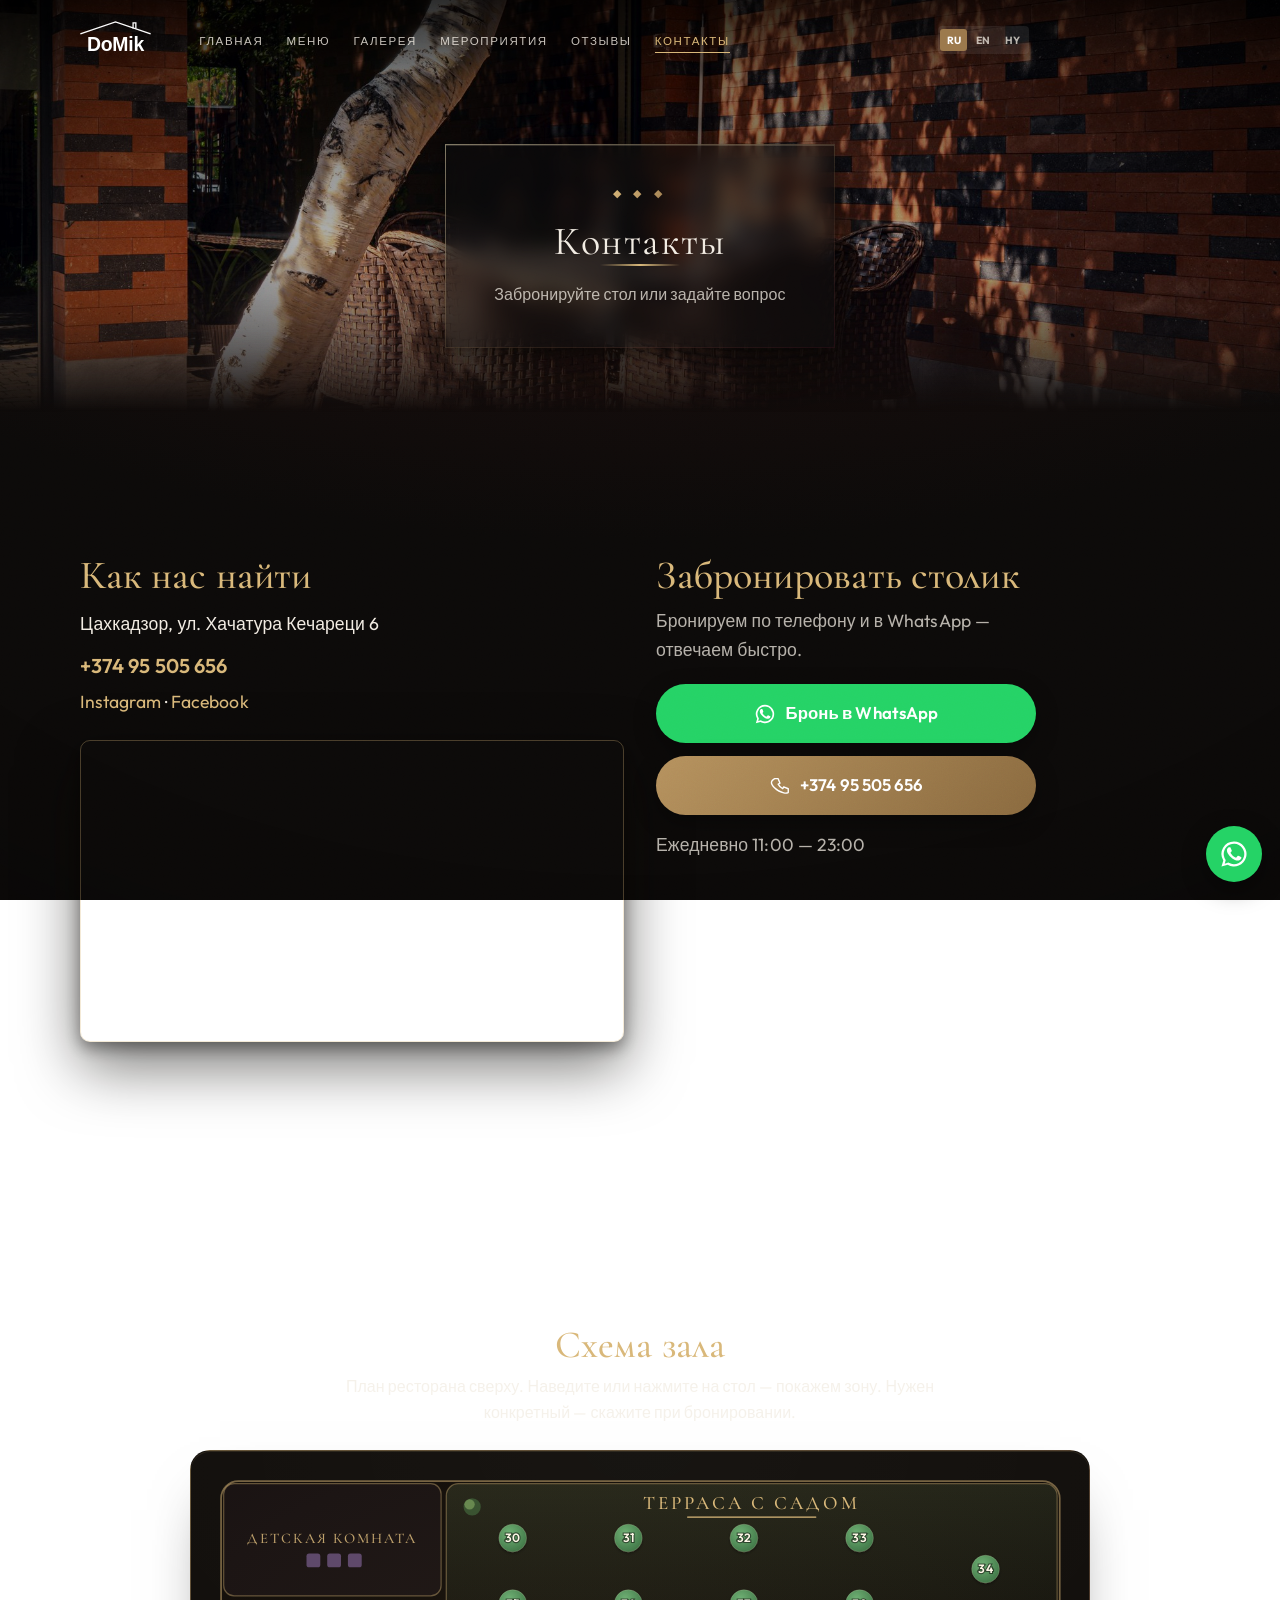
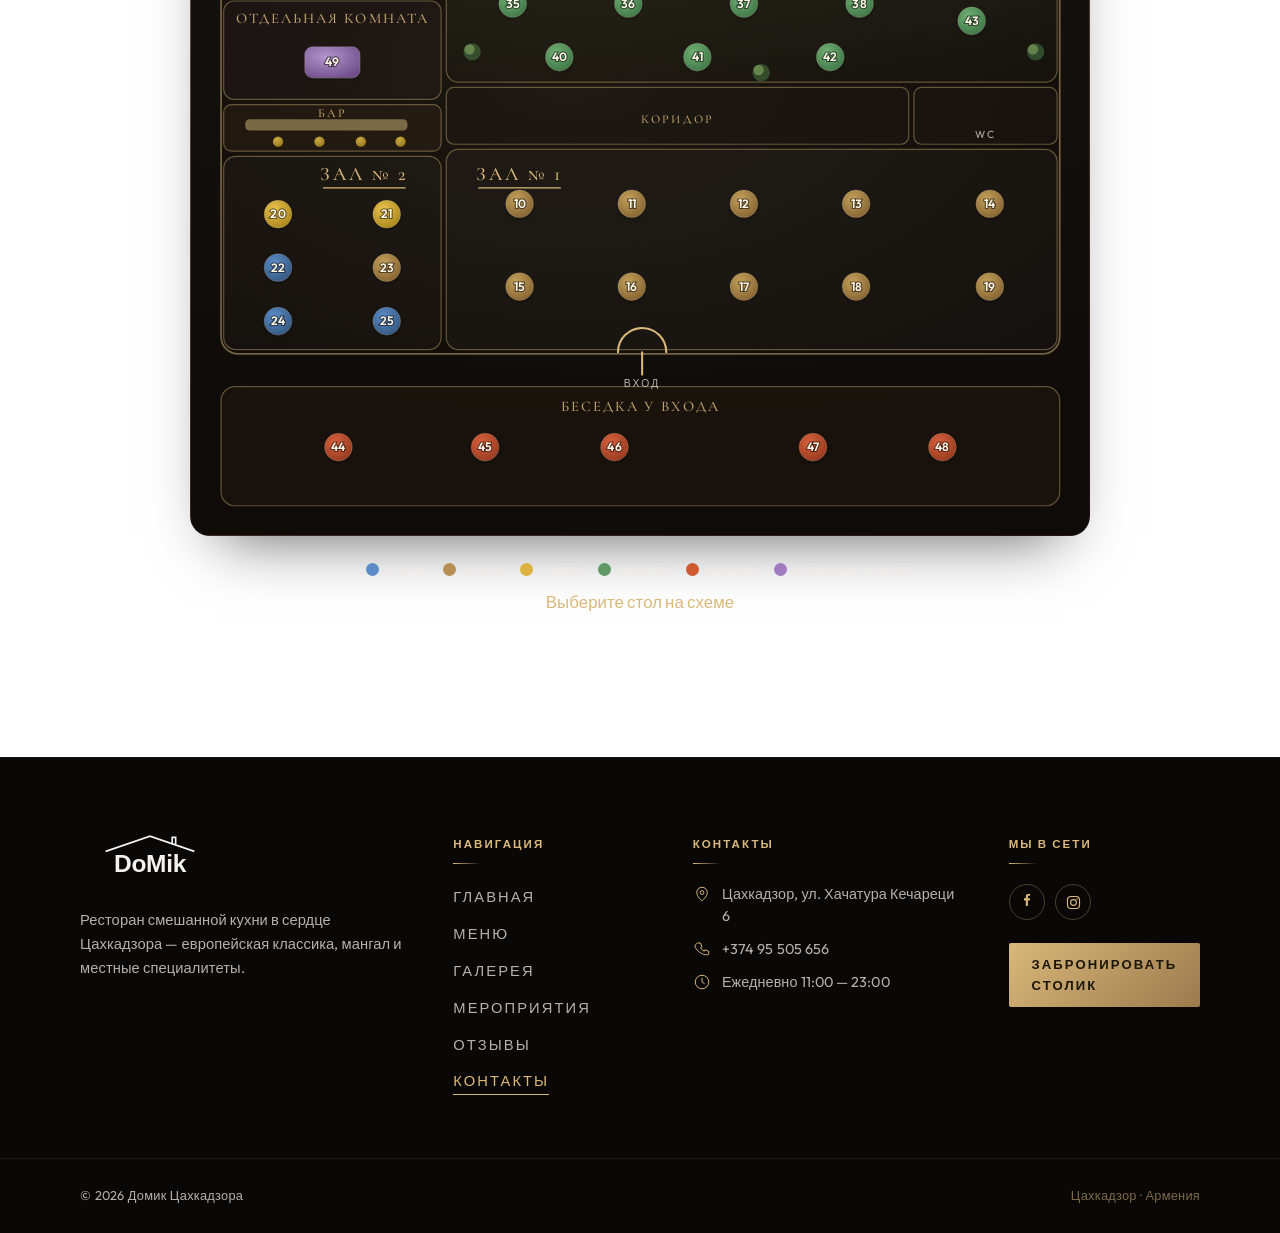
<file: contacts.html>
<!DOCTYPE html>
<html lang="ru">
<head>
<meta charset="UTF-8">
<meta name="viewport" content="width=device-width, initial-scale=1.0">
<title data-i18n="meta.contacts">Контакты и бронь столика — «Домик Цахкадзора»</title>

<link rel="preconnect" href="https://fonts.googleapis.com">
<link rel="preconnect" href="https://fonts.gstatic.com" crossorigin>
<link href="https://fonts.googleapis.com/css2?family=Cormorant+Garamond:ital,wght@0,300;0,400;0,500;0,600;1,300;1,400&family=Outfit:wght@300;400;500;600&display=swap" rel="stylesheet">

<link rel="preload" as="image" href="img/bg-contacts.jpg?v=1" fetchpriority="high">
<link rel="stylesheet" href="css/style.css?v=58">
<meta name="description" content="Контакты и бронирование столика в ресторане «Домик Цахкадзора».">
<meta name="robots" content="index, follow">
<meta name="theme-color" content="#0c0a09">
<link rel="icon" href="favicon.ico" sizes="any">
<link rel="icon" type="image/png" href="img/favicon-32.png">
<link rel="apple-touch-icon" href="img/favicon-180.png">
<meta property="og:type" content="website">
<meta property="og:site_name" content="Домик Цахкадзора">
<meta property="og:title" content="Контакты — Домик Цахкадзора">
<meta property="og:description" content="Контакты и бронирование столика в ресторане «Домик Цахкадзора».">
<meta property="og:image" content="https://domiktsakhadzor.am/img/og-cover.jpg">
<meta property="og:url" content="https://domiktsakhadzor.am/contacts.html">
<link rel="canonical" href="https://domiktsakhadzor.am/contacts.html">
<meta property="og:locale" content="ru_RU">
<meta name="twitter:card" content="summary_large_image">
</head>
<body>
<header class="site-header">
<div class="nav-inner">
  <div class="nav-left">
    <a href="index.html" class="logo logo--header">
      <img src="img/logo-domik.svg" alt="DoMik" class="logo-mark" width="112" height="38">
    </a>
  </div>
  <nav><ul><li><a href="index.html" data-i18n="nav.home">Главная</a></li><li><a href="menu.html" data-i18n="nav.menu">Меню</a></li><li><a href="gallery.html" data-i18n="nav.gallery">Галерея</a></li><li><a href="events.html" data-i18n="nav.events">Мероприятия</a></li><li><a href="reviews.html" data-i18n="nav.reviews">Отзывы</a></li><li><a href="contacts.html" data-i18n="nav.contacts" class="active">Контакты</a></li></ul></nav>
  <div class="nav-right">
    
<div class="lang-switch" role="group" aria-label="Language">
  <button type="button" data-lang="ru" class="active">RU</button>
  <button type="button" data-lang="en">EN</button>
  <button type="button" data-lang="hy">HY</button>
</div>
    <a href="contacts.html#book" class="btn-book-outline" data-i18n="hero.btn2">Забронировать столик</a>
    <a class="ya-rating" href="https://yandex.com/maps/org/domik/241007402187/" target="_blank" rel="noopener" title="Рейтинг 5,0 в Яндексе">
      <iframe src="https://yandex.ru/sprav/widget/rating-badge/241007402187?type=rating&theme=dark" width="180" height="64" frameborder="0" scrolling="no" loading="lazy" title="Рейтинг в Яндексе"></iframe>
    </a>
    <button class="burger" aria-label="Меню"><span></span><span></span><span></span></button>
  </div>
</div>
</header>

<section class="page-hero page-hero--menu page-hero--contacts">
  <div class="page-hero__bg" aria-hidden="true" style="background-image:url('img/bg-contacts.jpg?v=1')"></div>
  <div class="page-hero__overlay" aria-hidden="true"></div>
  <div class="page-hero__frame">
    <span class="page-hero__ornament">◆ ◆ ◆</span>
    <h1 data-i18n="page.contacts.h1">Контакты</h1>
    <span class="page-hero__line" aria-hidden="true"></span>
    <p data-i18n="page.contacts.sub">Забронируйте стол или задайте вопрос</p>
  </div>
</section>
<section class="page-section"><div class="container contact-grid">
  <div>
    <h3 data-i18n="contacts.find">Как нас найти</h3>
    <p style="margin:.75rem 0" data-i18n="contacts.addr.val">Цахкадзор, ул. Хачатура Кечареци 6</p>
    <p><a href="tel:+37495505656">+374 95 505 656</a></p>
    <p style="margin-top:.4rem"><a href="https://www.instagram.com/domik_restaurant/" target="_blank" rel="noopener">Instagram</a> · <a href="https://www.facebook.com/domiktsaghkadzor" target="_blank" rel="noopener">Facebook</a></p>
    <div class="contact-map">
      <iframe
        src="https://www.google.com/maps?q=DoMik%20Restaurant%2C%206%20Khachatur%20Kecharetsi%20St%2C%20Tsaghkadzor%2C%20Armenia&output=embed"
        title="Карта — Домик Цахкадзора" loading="lazy" referrerpolicy="no-referrer-when-downgrade"></iframe>
    </div>
  </div>
  <div class="book-cta" id="book">
    <h3 data-i18n="book.h">Забронировать столик</h3>
    <p data-i18n="book.p">Бронируем по телефону и в WhatsApp — отвечаем быстро.</p>
    <div class="contact-buttons contact-buttons--book">
      <a class="contact-btn contact-btn--whatsapp" href="https://wa.me/37495505656?text=%D0%97%D0%B4%D1%80%D0%B0%D0%B2%D1%81%D1%82%D0%B2%D1%83%D0%B9%D1%82%D0%B5!%20%D0%A5%D0%BE%D1%87%D1%83%20%D0%B7%D0%B0%D0%B1%D1%80%D0%BE%D0%BD%D0%B8%D1%80%D0%BE%D0%B2%D0%B0%D1%82%D1%8C%20%D1%81%D1%82%D0%BE%D0%BB%D0%B8%D0%BA%20%D0%B2%20%C2%AB%D0%94%D0%BE%D0%BC%D0%B8%D0%BA%20%D0%A6%D0%B0%D1%85%D0%BA%D0%B0%D0%B4%D0%B7%D0%BE%D1%80%D0%B0%C2%BB" target="_blank" rel="noopener" aria-label="Забронировать в WhatsApp">
        <svg viewBox="0 0 24 24" fill="currentColor" aria-hidden="true"><path d="M17.5 14.4c-.3-.15-1.7-.83-2-.93-.26-.1-.45-.15-.64.15-.19.29-.73.92-.9 1.1-.16.2-.33.22-.62.07-.3-.15-1.25-.46-2.38-1.47-.88-.78-1.47-1.75-1.64-2.04-.17-.3-.02-.46.13-.6.13-.13.3-.34.44-.51.15-.17.2-.3.3-.49.1-.2.05-.37-.02-.52-.08-.15-.64-1.55-.88-2.12-.23-.56-.47-.48-.64-.49l-.55-.01c-.19 0-.5.07-.76.36-.26.29-1 .98-1 2.38 0 1.4 1.02 2.76 1.17 2.95.14.2 2 3.05 4.85 4.28.68.29 1.2.46 1.62.59.68.21 1.3.18 1.79.11.55-.08 1.68-.69 1.92-1.35.24-.66.24-1.23.17-1.35-.07-.12-.26-.19-.55-.34z M12 2a10 10 0 00-8.55 15.2L2 22l4.92-1.4A10 10 0 1012 2zm0 18.2a8.2 8.2 0 01-4.18-1.14l-.3-.18-2.92.83.78-2.85-.2-.3A8.2 8.2 0 1112 20.2z"/></svg>
        <span data-i18n="book.wa">Бронь в WhatsApp</span>
      </a>
      <a class="contact-btn contact-btn--phone" href="tel:+37495505656" aria-label="Позвонить для брони">
        <svg viewBox="0 0 24 24" fill="none" aria-hidden="true"><path d="M6 4h4l2 5-2 1a11 11 0 005 5l1-2 5 2v4c0 1-8 2-15-5S5 5 6 4z" stroke="currentColor" stroke-width="1.5" stroke-linejoin="round"/></svg>
        <span>+374 95 505 656</span>
      </a>
    </div>
    <p class="book-note" data-i18n="book.hours">Ежедневно 11:00 — 23:00</p>
  </div>
</div></section>
<section class="page-section hall-section"><div class="container">
  <h2 class="hall-title" data-tr-en="Floor plan" data-tr-hy="Դահլիճի հատակագիծ">Схема зала</h2>
  <p class="hall-sub" data-tr-en="A top view of the restaurant. Hover or tap a table to see its zone. Need a specific one — tell us when booking." data-tr-hy="Ռեստորանի հատակագիծը վերևից։ Սահեցրեք կամ սեղմեք սեղանին՝ գոտին տեսնելու համար։ Կոնկրետ սեղան պետք է՝ ասեք ամրագրման ժամանակ։">План ресторана сверху. Наведите или нажмите на стол — покажем зону. Нужен конкретный — скажите при бронировании.</p>
  <div class="hall-plan">
      <svg viewBox="0 0 1000 752" class="hall-svg" role="img" aria-label="План зала ресторана">
      <defs>
  <radialGradient id="floorGrad" cx="42%" cy="40%" r="78%"><stop offset="0" stop-color="#1c160f"/><stop offset="0.6" stop-color="#15100b"/><stop offset="1" stop-color="#0e0a07"/></radialGradient>
  <radialGradient id="gHall" cx="38%" cy="32%" r="75%"><stop offset="0" stop-color="#c2a05a"/><stop offset="1" stop-color="#856231"/></radialGradient>
  <radialGradient id="gWin" cx="38%" cy="32%" r="75%"><stop offset="0" stop-color="#5b8cc8"/><stop offset="1" stop-color="#33567e"/></radialGradient>
  <radialGradient id="gBar" cx="38%" cy="32%" r="75%"><stop offset="0" stop-color="#e8c24c"/><stop offset="1" stop-color="#a8851c"/></radialGradient>
  <radialGradient id="gTerr" cx="38%" cy="32%" r="75%"><stop offset="0" stop-color="#6fb074"/><stop offset="1" stop-color="#3f7546"/></radialGradient>
  <radialGradient id="gGazebo" cx="38%" cy="32%" r="75%"><stop offset="0" stop-color="#d8603c"/><stop offset="1" stop-color="#943a20"/></radialGradient>
  <radialGradient id="gPrivate" cx="38%" cy="32%" r="75%"><stop offset="0" stop-color="#b394cc"/><stop offset="1" stop-color="#6f4f8c"/></radialGradient>
  <linearGradient id="gTerrace" x1="0" y1="0" x2="0" y2="1"><stop offset="0" stop-color="rgba(150,180,120,0.15)"/><stop offset="1" stop-color="rgba(95,140,95,0.03)"/></linearGradient>
  <linearGradient id="glassGrad"><stop offset="0" stop-color="#bfe0ff"/><stop offset="0.5" stop-color="#8fb0d4"/><stop offset="1" stop-color="#5f86b8"/></linearGradient>
  <filter id="glassGlow" x="-50%" y="-50%" width="200%" height="200%"><feGaussianBlur stdDeviation="2.2"/></filter>
  <filter id="tableSh" x="-50%" y="-50%" width="200%" height="200%"><feDropShadow dx="0" dy="1.5" stdDeviation="2" flood-color="#000" flood-opacity="0.42"/></filter>
  <filter id="tableGlow" x="-60%" y="-60%" width="220%" height="220%"><feGaussianBlur stdDeviation="3.5" result="b"/><feMerge><feMergeNode in="b"/><feMergeNode in="SourceGraphic"/></feMerge></filter>
</defs>
      <rect x="14" y="14" width="972" height="548" rx="20" class="bld"/>
      <rect x="17" y="17" width="252" height="130" rx="12" fill="rgba(160,123,191,0.05)" class="room"/>
      <rect x="17" y="153" width="252" height="114" rx="12" fill="rgba(160,123,191,0.045)" class="room"/>
      <rect x="17" y="273" width="252" height="54" rx="9" fill="rgba(199,154,94,0.06)" class="room"/>
      <rect x="17" y="333" width="252" height="224" rx="14" fill="rgba(255,255,255,0.022)" class="room"/>
      <rect x="275" y="17" width="708" height="230" rx="14" fill="url(#gTerrace)" class="room"/>
      <rect x="275" y="253" width="536" height="66" rx="9" fill="rgba(255,255,255,0.012)" class="room"/>
      <rect x="817" y="253" width="166" height="66" rx="9" fill="rgba(255,255,255,0.016)" class="room"/>
      <rect x="275" y="325" width="708" height="232" rx="14" fill="rgba(255,255,255,0.026)" class="room"/>
      <rect x="14" y="600" width="972" height="138" rx="16" fill="rgba(194,134,79,0.06)" class="room"/>
      <line x1="20" y1="372" x2="20" y2="430" class="win"/>
      <line x1="20" y1="452" x2="20" y2="510" class="win"/>
      <line x1="40" y1="555" x2="210" y2="555" class="win"/>
      <line x1="360" y1="20" x2="440" y2="20" class="win"/>
      <line x1="520" y1="20" x2="600" y2="20" class="win"/>
      <line x1="700" y1="20" x2="780" y2="20" class="win"/>
      <line x1="860" y1="20" x2="940" y2="20" class="win"/>
      <path d="M 474 560 A 28 28 0 0 1 530 560" class="door-arrow"/>
      <line x1="502" y1="560" x2="502" y2="586" class="door-arrow"/>
      <text x="502" y="600" text-anchor="middle" class="door-label" data-tr-en="entrance" data-tr-hy="մուտք">вход</text>
      <rect x="42" y="290" width="188" height="13" rx="5" fill="rgba(231,200,138,0.45)"/>
      <circle cx="80" cy="316" r="6" class="stool"/>
      <circle cx="128" cy="316" r="6" class="stool"/>
      <circle cx="176" cy="316" r="6" class="stool"/>
      <circle cx="222" cy="316" r="6" class="stool"/>
      <rect x="113" y="98" width="16" height="16" rx="3" fill="rgba(160,123,191,0.5)"/>
      <rect x="137" y="98" width="16" height="16" rx="3" fill="rgba(160,123,191,0.5)"/>
      <rect x="161" y="98" width="16" height="16" rx="3" fill="rgba(160,123,191,0.5)"/>
      <text x="900" y="312" text-anchor="middle" class="room-ico">WC</text>
      <circle cx="305" cy="44" r="10" fill="rgba(74,120,70,0.55)"/><circle cx="302" cy="41" r="6" fill="rgba(150,190,110,0.5)"/>
      <circle cx="958" cy="212" r="10" fill="rgba(74,120,70,0.55)"/><circle cx="955" cy="209" r="6" fill="rgba(150,190,110,0.5)"/>
      <circle cx="305" cy="212" r="10" fill="rgba(74,120,70,0.55)"/><circle cx="302" cy="209" r="6" fill="rgba(150,190,110,0.5)"/>
      <circle cx="640" cy="236" r="10" fill="rgba(74,120,70,0.55)"/><circle cx="637" cy="233" r="6" fill="rgba(150,190,110,0.5)"/>
      <text x="143" y="86" text-anchor="middle" class="room-label room-label--room" data-tr-en="Kids' room" data-tr-hy="Մանկական սենյակ">Детская комната</text>
      <text x="143" y="178" text-anchor="middle" class="room-label room-label--room" data-tr-en="Private room" data-tr-hy="Առանձին սենյակ">Отдельная комната</text>
      <text x="143" y="288" text-anchor="middle" class="room-label room-label--sub" data-tr-en="Bar" data-tr-hy="Բար">Бар</text>
      <text x="180" y="360" text-anchor="middle" class="room-label room-label--zone" data-tr-en="Hall №2" data-tr-hy="Դահլիճ №2">Зал № 2</text><rect x="132" y="369" width="96" height="1.4" rx="0.7" class="room-rule"/>
      <text x="629" y="46" text-anchor="middle" class="room-label room-label--zone" data-tr-en="Garden terrace" data-tr-hy="Այգով պատշգամբ">Терраса с садом</text><rect x="554" y="55" width="150" height="1.4" rx="0.7" class="room-rule"/>
      <text x="543" y="294" text-anchor="middle" class="room-label room-label--sub" data-tr-en="Corridor" data-tr-hy="Միջանցք">Коридор</text>
      <text x="360" y="360" text-anchor="middle" class="room-label room-label--zone" data-tr-en="Hall №1" data-tr-hy="Դահլիճ №1">Зал № 1</text><rect x="312" y="369" width="96" height="1.4" rx="0.7" class="room-rule"/>
      <text x="500" y="628" text-anchor="middle" class="room-label room-label--room" data-tr-en="Gazebo by the entrance" data-tr-hy="Տաղավար մուտքի մոտ">Беседка у входа</text>
      <g class="ht" data-zone="у бара" tabindex="0"><circle cx="80" cy="400" r="16" fill="url(#gBar)"/><text x="80" y="400" dy="0.35em" text-anchor="middle" class="ht-num">20</text></g>
      <g class="ht" data-zone="у бара" tabindex="0"><circle cx="206" cy="400" r="16" fill="url(#gBar)"/><text x="206" y="400" dy="0.35em" text-anchor="middle" class="ht-num">21</text></g>
      <g class="ht" data-zone="у окна" tabindex="0"><circle cx="80" cy="462" r="16" fill="url(#gWin)"/><text x="80" y="462" dy="0.35em" text-anchor="middle" class="ht-num">22</text></g>
      <g class="ht" data-zone="в зале" tabindex="0"><circle cx="206" cy="462" r="16" fill="url(#gHall)"/><text x="206" y="462" dy="0.35em" text-anchor="middle" class="ht-num">23</text></g>
      <g class="ht" data-zone="у окна" tabindex="0"><circle cx="80" cy="524" r="16" fill="url(#gWin)"/><text x="80" y="524" dy="0.35em" text-anchor="middle" class="ht-num">24</text></g>
      <g class="ht" data-zone="у окна" tabindex="0"><circle cx="206" cy="524" r="16" fill="url(#gWin)"/><text x="206" y="524" dy="0.35em" text-anchor="middle" class="ht-num">25</text></g>
      <g class="ht" data-zone="в зале" tabindex="0"><circle cx="360" cy="388" r="16" fill="url(#gHall)"/><text x="360" y="388" dy="0.35em" text-anchor="middle" class="ht-num">10</text></g>
      <g class="ht" data-zone="в зале" tabindex="0"><circle cx="490" cy="388" r="16" fill="url(#gHall)"/><text x="490" y="388" dy="0.35em" text-anchor="middle" class="ht-num">11</text></g>
      <g class="ht" data-zone="в зале" tabindex="0"><circle cx="620" cy="388" r="16" fill="url(#gHall)"/><text x="620" y="388" dy="0.35em" text-anchor="middle" class="ht-num">12</text></g>
      <g class="ht" data-zone="в зале" tabindex="0"><circle cx="750" cy="388" r="16" fill="url(#gHall)"/><text x="750" y="388" dy="0.35em" text-anchor="middle" class="ht-num">13</text></g>
      <g class="ht" data-zone="в зале" tabindex="0"><circle cx="905" cy="388" r="16" fill="url(#gHall)"/><text x="905" y="388" dy="0.35em" text-anchor="middle" class="ht-num">14</text></g>
      <g class="ht" data-zone="в зале" tabindex="0"><circle cx="360" cy="484" r="16" fill="url(#gHall)"/><text x="360" y="484" dy="0.35em" text-anchor="middle" class="ht-num">15</text></g>
      <g class="ht" data-zone="в зале" tabindex="0"><circle cx="490" cy="484" r="16" fill="url(#gHall)"/><text x="490" y="484" dy="0.35em" text-anchor="middle" class="ht-num">16</text></g>
      <g class="ht" data-zone="в зале" tabindex="0"><circle cx="620" cy="484" r="16" fill="url(#gHall)"/><text x="620" y="484" dy="0.35em" text-anchor="middle" class="ht-num">17</text></g>
      <g class="ht" data-zone="в зале" tabindex="0"><circle cx="750" cy="484" r="16" fill="url(#gHall)"/><text x="750" y="484" dy="0.35em" text-anchor="middle" class="ht-num">18</text></g>
      <g class="ht" data-zone="в зале" tabindex="0"><circle cx="905" cy="484" r="16" fill="url(#gHall)"/><text x="905" y="484" dy="0.35em" text-anchor="middle" class="ht-num">19</text></g>
      <g class="ht" data-zone="терраса" tabindex="0"><circle cx="352" cy="80" r="16" fill="url(#gTerr)"/><text x="352" y="80" dy="0.35em" text-anchor="middle" class="ht-num">30</text></g>
      <g class="ht" data-zone="терраса" tabindex="0"><circle cx="486" cy="80" r="16" fill="url(#gTerr)"/><text x="486" y="80" dy="0.35em" text-anchor="middle" class="ht-num">31</text></g>
      <g class="ht" data-zone="терраса" tabindex="0"><circle cx="620" cy="80" r="16" fill="url(#gTerr)"/><text x="620" y="80" dy="0.35em" text-anchor="middle" class="ht-num">32</text></g>
      <g class="ht" data-zone="терраса" tabindex="0"><circle cx="754" cy="80" r="16" fill="url(#gTerr)"/><text x="754" y="80" dy="0.35em" text-anchor="middle" class="ht-num">33</text></g>
      <g class="ht" data-zone="терраса" tabindex="0"><circle cx="900" cy="116" r="16" fill="url(#gTerr)"/><text x="900" y="116" dy="0.35em" text-anchor="middle" class="ht-num">34</text></g>
      <g class="ht" data-zone="терраса" tabindex="0"><circle cx="352" cy="156" r="16" fill="url(#gTerr)"/><text x="352" y="156" dy="0.35em" text-anchor="middle" class="ht-num">35</text></g>
      <g class="ht" data-zone="терраса" tabindex="0"><circle cx="486" cy="156" r="16" fill="url(#gTerr)"/><text x="486" y="156" dy="0.35em" text-anchor="middle" class="ht-num">36</text></g>
      <g class="ht" data-zone="терраса" tabindex="0"><circle cx="620" cy="156" r="16" fill="url(#gTerr)"/><text x="620" y="156" dy="0.35em" text-anchor="middle" class="ht-num">37</text></g>
      <g class="ht" data-zone="терраса" tabindex="0"><circle cx="754" cy="156" r="16" fill="url(#gTerr)"/><text x="754" y="156" dy="0.35em" text-anchor="middle" class="ht-num">38</text></g>
      <g class="ht" data-zone="терраса" tabindex="0"><circle cx="406" cy="218" r="16" fill="url(#gTerr)"/><text x="406" y="218" dy="0.35em" text-anchor="middle" class="ht-num">40</text></g>
      <g class="ht" data-zone="терраса" tabindex="0"><circle cx="566" cy="218" r="16" fill="url(#gTerr)"/><text x="566" y="218" dy="0.35em" text-anchor="middle" class="ht-num">41</text></g>
      <g class="ht" data-zone="терраса" tabindex="0"><circle cx="720" cy="218" r="16" fill="url(#gTerr)"/><text x="720" y="218" dy="0.35em" text-anchor="middle" class="ht-num">42</text></g>
      <g class="ht" data-zone="терраса" tabindex="0"><circle cx="884" cy="176" r="16" fill="url(#gTerr)"/><text x="884" y="176" dy="0.35em" text-anchor="middle" class="ht-num">43</text></g>
      <g class="ht" data-zone="беседка" tabindex="0"><circle cx="150" cy="670" r="16" fill="url(#gGazebo)"/><text x="150" y="670" dy="0.35em" text-anchor="middle" class="ht-num">44</text></g>
      <g class="ht" data-zone="беседка" tabindex="0"><circle cx="320" cy="670" r="16" fill="url(#gGazebo)"/><text x="320" y="670" dy="0.35em" text-anchor="middle" class="ht-num">45</text></g>
      <g class="ht" data-zone="беседка" tabindex="0"><circle cx="470" cy="670" r="16" fill="url(#gGazebo)"/><text x="470" y="670" dy="0.35em" text-anchor="middle" class="ht-num">46</text></g>
      <g class="ht" data-zone="беседка" tabindex="0"><circle cx="700" cy="670" r="16" fill="url(#gGazebo)"/><text x="700" y="670" dy="0.35em" text-anchor="middle" class="ht-num">47</text></g>
      <g class="ht" data-zone="беседка" tabindex="0"><circle cx="850" cy="670" r="16" fill="url(#gGazebo)"/><text x="850" y="670" dy="0.35em" text-anchor="middle" class="ht-num">48</text></g>
      <g class="ht" data-zone="отдельная комната" tabindex="0"><rect x="111" y="206" width="64" height="36" rx="9" fill="url(#gPrivate)"/><text x="143" y="224" dy="0.35em" text-anchor="middle" class="ht-num">49</text></g>
      </svg>
  </div>
  <div class="hall-legend"><span class="hall-legend__item" data-loc="window"><i></i> <span data-tr-en="By the window" data-tr-hy="Պատուհանի մոտ">У окна</span></span><span class="hall-legend__item" data-loc="hall"><i></i> <span data-tr-en="In the hall" data-tr-hy="Դահլիճում">В зале</span></span><span class="hall-legend__item" data-loc="bar"><i></i> <span data-tr-en="By the bar" data-tr-hy="Բարի մոտ">У бара</span></span><span class="hall-legend__item" data-loc="terrace"><i></i> <span data-tr-en="Terrace" data-tr-hy="Պատշգամբ">Терраса</span></span><span class="hall-legend__item" data-loc="gazebo"><i></i> <span data-tr-en="Gazebo" data-tr-hy="Տաղավար">Беседка</span></span><span class="hall-legend__item" data-loc="private"><i></i> <span data-tr-en="Private room" data-tr-hy="Առանձին սենյակ">Отдельная комната</span></span></div>
  <p class="hall-caption" aria-live="polite">Выберите стол на схеме</p>
</div></section>
<script>
(function(){
  var cap=document.querySelector('.hall-caption'); var sel=null;
  function lng(){ return localStorage.getItem('siteLang')||'ru'; }
  var TABLE={ru:'Стол',en:'Table',hy:'Սեղան'};
  var PROMPT={ru:'Выберите стол на схеме',en:'Select a table on the plan',hy:'Ընտրեք սեղանը հատակագծի վրա'};
  var ZONE={
    'у бара':{en:'by the bar',hy:'բարի մոտ'},
    'у окна':{en:'by the window',hy:'պատուհանի մոտ'},
    'в зале':{en:'in the hall',hy:'դահլիճում'},
    'терраса':{en:'on the terrace',hy:'պատշգամբում'},
    'беседка':{en:'in the gazebo',hy:'տաղավարում'},
    'отдельная комната':{en:'private room',hy:'առանձին սենյակ'}
  };
  function zoneTxt(z){ var l=lng(); if(l==='ru')return z; var t=ZONE[z]; return (t&&t[l])||z; }
  function render(){
    if(!cap)return; var l=lng();
    if(sel){ var n=sel.querySelector('.ht-num').textContent; cap.textContent=TABLE[l]+' '+n+' · '+zoneTxt(sel.dataset.zone); }
    else cap.textContent=PROMPT[l];
  }
  document.querySelectorAll('.ht').forEach(function(t){
    function show(){ sel=t; render(); }
    t.addEventListener('mouseenter',show); t.addEventListener('focus',show);
    t.addEventListener('click',function(){
      document.querySelectorAll('.ht.is-active').forEach(function(x){x.classList.remove('is-active');});
      t.classList.add('is-active'); sel=t; render();
    });
  });
  render();
  var prev=window.onLangChange;
  window.onLangChange=function(){ if(prev)prev.apply(null,arguments); render(); };
})();
</script>

<footer class="site-footer">
<div class="container footer-grid">
  <div class="footer-col footer-col--brand">
    <a href="index.html" class="footer-logo" aria-label="DoMik"><img src="img/logo-domik.svg" alt="DoMik" width="140" height="47"></a>
    <p class="footer-tagline" data-i18n="footer.tagline">Ресторан смешанной кухни в сердце Цахкадзора — европейская классика, мангал и местные специалитеты.</p>
    <a class="ya-rating ya-rating--footer" href="https://yandex.com/maps/org/domik/241007402187/" target="_blank" rel="noopener" title="Рейтинг 5,0 в Яндексе">
      <iframe src="https://yandex.ru/sprav/widget/rating-badge/241007402187?type=rating&amp;theme=dark" width="150" height="50" frameborder="0" scrolling="no" loading="lazy" title="Рейтинг в Яндексе"></iframe>
    </a>
  </div>
  <nav class="footer-col footer-col--nav" aria-label="Footer">
    <h4 class="footer-h" data-i18n="footer.nav">Навигация</h4>
    <ul>
      <li><a href="index.html" data-i18n="nav.home">Главная</a></li>
      <li><a href="menu.html" data-i18n="nav.menu">Меню</a></li>
      <li><a href="gallery.html" data-i18n="nav.gallery">Галерея</a></li>
      <li><a href="events.html" data-i18n="nav.events">Мероприятия</a></li>
      <li><a href="reviews.html" data-i18n="nav.reviews">Отзывы</a></li>
      <li><a href="contacts.html" data-i18n="nav.contacts">Контакты</a></li>
    </ul>
  </nav>
  <div class="footer-col footer-col--contacts">
    <h4 class="footer-h" data-i18n="nav.contacts">Контакты</h4>
    <ul class="footer-contact-list">
      <li><svg viewBox="0 0 24 24" fill="none" aria-hidden="true"><path d="M12 21s7-5.2 7-11a7 7 0 10-14 0c0 5.8 7 11 7 11z" stroke="currentColor" stroke-width="1.3"/><circle cx="12" cy="10" r="2.5" stroke="currentColor" stroke-width="1.3"/></svg><span data-i18n="contacts.addr.val">Цахкадзор, ул. Хачатура Кечареци 6</span></li>
      <li><svg viewBox="0 0 24 24" fill="none" aria-hidden="true"><path d="M6 4h4l2 5-2 1a11 11 0 005 5l1-2 5 2v4c0 1-8 2-15-5S5 5 6 4z" stroke="currentColor" stroke-width="1.3" stroke-linejoin="round"/></svg><a href="tel:+37495505656">+374 95 505 656</a></li>
      <li><svg viewBox="0 0 24 24" fill="none" aria-hidden="true"><circle cx="12" cy="12" r="9" stroke="currentColor" stroke-width="1.3"/><path d="M12 7v5l3 2" stroke="currentColor" stroke-width="1.3" stroke-linecap="round"/></svg><span data-i18n="footer.hours.val">Ежедневно 11:00 — 23:00</span></li>
    </ul>
  </div>
  <div class="footer-col footer-col--connect">
    <h4 class="footer-h" data-i18n="footer.follow">Мы в сети</h4>
    <div class="footer-social">
      <a href="https://www.facebook.com/domiktsaghkadzor" target="_blank" rel="noopener" aria-label="Facebook"><svg viewBox="0 0 24 24" fill="currentColor" aria-hidden="true"><path d="M14 9h2.6l.4-3.1H14V3.9c0-.9.25-1.5 1.55-1.5H17.1V-.2C16.8-.25 15.85-.3 14.75-.3 12.45-.3 11 1.1 11 3.6v2.3H8.4V9H11v8h3V9z"/></svg></a>
      <a href="https://www.instagram.com/domik_restaurant/" target="_blank" rel="noopener" aria-label="Instagram"><svg viewBox="0 0 24 24" fill="none" aria-hidden="true"><rect x="3.5" y="3.5" width="17" height="17" rx="5" stroke="currentColor" stroke-width="1.6"/><circle cx="12" cy="12" r="4" stroke="currentColor" stroke-width="1.6"/><circle cx="17" cy="7" r="1.1" fill="currentColor"/></svg></a>
    </div>
    <a href="contacts.html#book" class="btn-book-solid footer-book" data-i18n="hero.btn.book">Забронировать столик</a>
  </div>
</div>
<div class="footer-bottom">
  <div class="container footer-bottom__inner">
    <span data-i18n="footer.copy">© 2026 Домик Цахкадзора</span>
    <span class="footer-madeby" data-i18n="logo.tag">Цахкадзор · Армения</span>
  </div>
</div>
</footer>
<script src="js/i18n.js?v=17"></script>
<script src="js/main.js?v=11"></script>
<script src="js/enhance.js?v=4"></script>
</body>
</html>
</file>
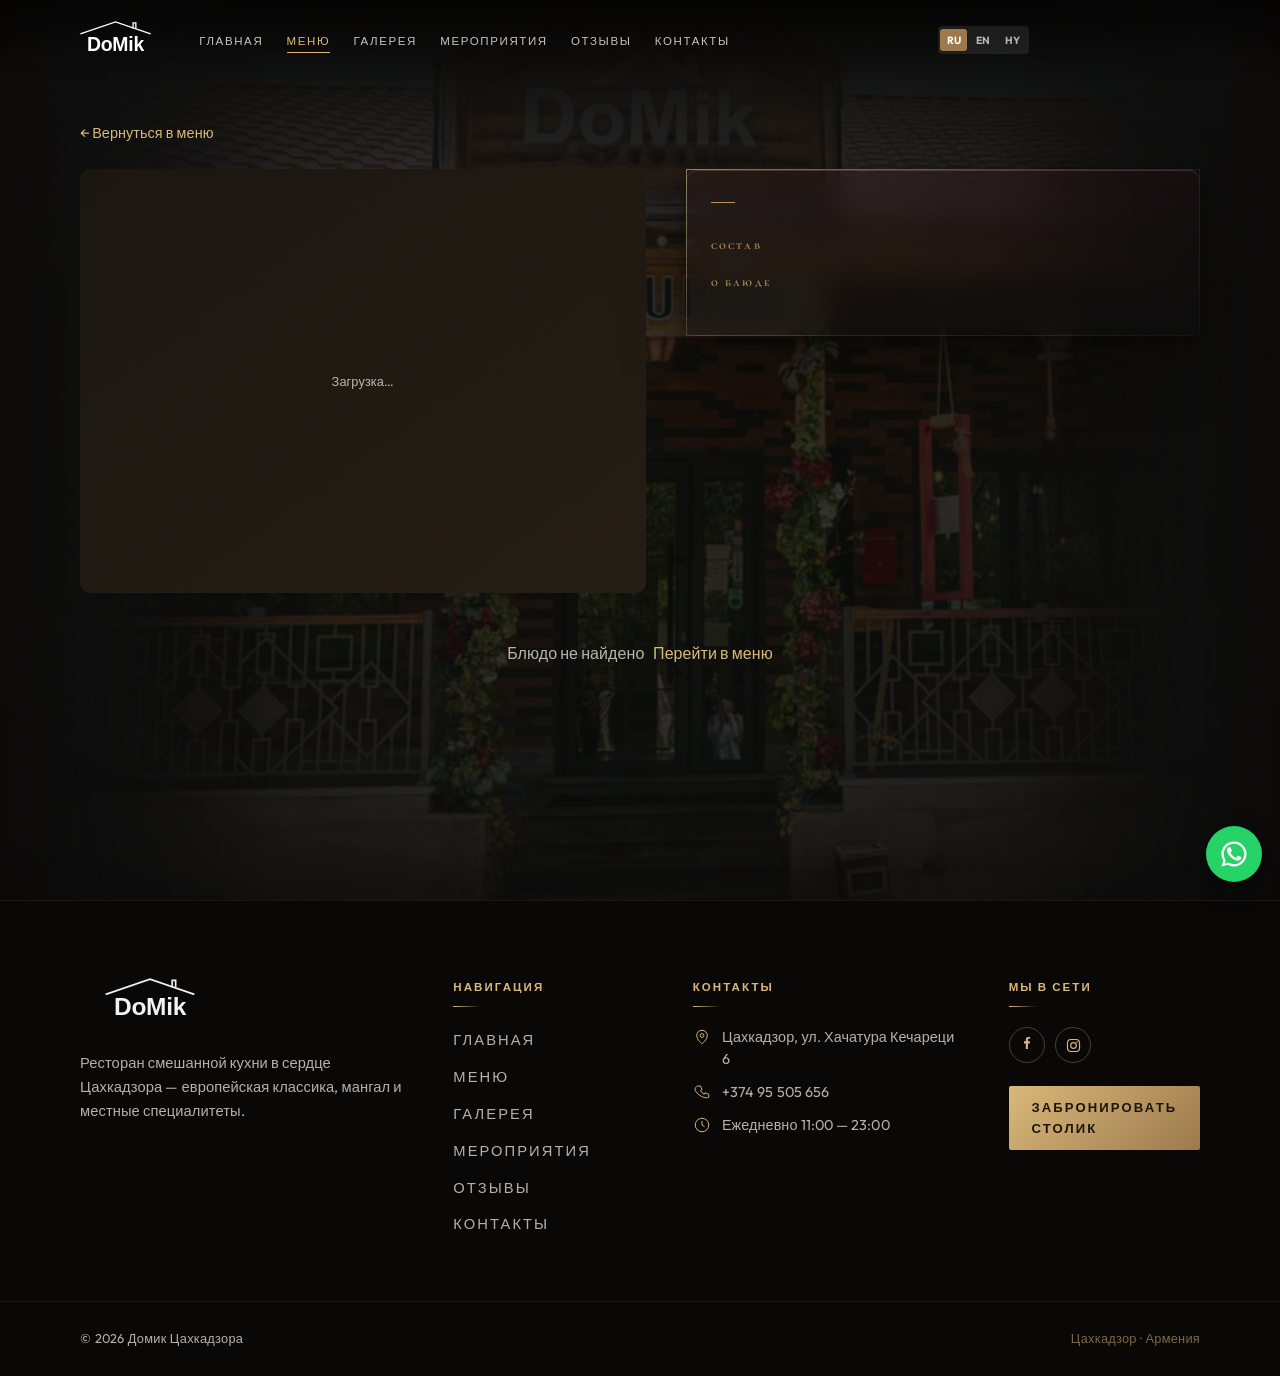
<file: dish.html>
<!DOCTYPE html>
<html lang="ru">
<head>
<meta charset="UTF-8">
<meta name="viewport" content="width=device-width, initial-scale=1.0">
<title data-i18n="meta.dish">Блюдо</title>

<link rel="preconnect" href="https://fonts.googleapis.com">
<link rel="preconnect" href="https://fonts.gstatic.com" crossorigin>
<link href="https://fonts.googleapis.com/css2?family=Cormorant+Garamond:ital,wght@0,300;0,400;0,500;0,600;1,300;1,400&family=Outfit:wght@300;400;500;600&display=swap" rel="stylesheet">

<link rel="stylesheet" href="css/style.css?v=58">
<meta name="description" content="Блюда меню ресторана «Домик Цахкадзора».">
<meta name="robots" content="index, follow">
<meta name="theme-color" content="#0c0a09">
<link rel="icon" href="favicon.ico" sizes="any">
<link rel="icon" type="image/png" href="img/favicon-32.png">
<link rel="apple-touch-icon" href="img/favicon-180.png">
<meta property="og:type" content="website">
<meta property="og:site_name" content="Домик Цахкадзора">
<meta property="og:title" content="Домик Цахкадзора">
<meta property="og:description" content="Блюда меню ресторана «Домик Цахкадзора».">
<meta property="og:image" content="https://domiktsakhadzor.am/img/og-cover.jpg">
<meta property="og:url" content="https://domiktsakhadzor.am/dish.html">
<link rel="canonical" href="https://domiktsakhadzor.am/dish.html">
<meta property="og:locale" content="ru_RU">
<meta name="twitter:card" content="summary_large_image">
</head>
<body class="page-dish">
<header class="site-header">
<div class="nav-inner">
  <div class="nav-left">
    <a href="index.html" class="logo logo--header">
      <img src="img/logo-domik.svg" alt="DoMik" class="logo-mark" width="112" height="38">
    </a>
  </div>
  <nav><ul><li><a href="index.html" data-i18n="nav.home">Главная</a></li><li><a href="menu.html" data-i18n="nav.menu" class="active">Меню</a></li><li><a href="gallery.html" data-i18n="nav.gallery">Галерея</a></li><li><a href="events.html" data-i18n="nav.events">Мероприятия</a></li><li><a href="reviews.html" data-i18n="nav.reviews">Отзывы</a></li><li><a href="contacts.html" data-i18n="nav.contacts">Контакты</a></li></ul></nav>
  <div class="nav-right">
    
<div class="lang-switch" role="group" aria-label="Language">
  <button type="button" data-lang="ru" class="active">RU</button>
  <button type="button" data-lang="en">EN</button>
  <button type="button" data-lang="hy">HY</button>
</div>
    <a href="contacts.html#book" class="btn-book-outline" data-i18n="hero.btn2">Забронировать столик</a>
    <a class="ya-rating" href="https://yandex.com/maps/org/domik/241007402187/" target="_blank" rel="noopener" title="Рейтинг 5,0 в Яндексе">
      <iframe src="https://yandex.ru/sprav/widget/rating-badge/241007402187?type=rating&theme=dark" width="180" height="64" frameborder="0" scrolling="no" loading="lazy" title="Рейтинг в Яндексе"></iframe>
    </a>
    <button class="burger" aria-label="Меню"><span></span><span></span><span></span></button>
  </div>
</div>
</header>
<section class="dish-page-wrap">
  <div class="container dish-detail">
    <a href="menu.html" class="dish-detail__back" data-i18n="dish.back">← Вернуться в меню</a>
    <div class="dish-detail__layout" id="dish-content">
      <div class="dish-detail__media" id="dish-media">
        <div class="menu-card__ph"><span>Загрузка…</span></div>
      </div>
      <div class="dish-detail__info">
        <p class="dish-detail__category" id="dish-category"></p>
        <h1 class="dish-detail__title" id="dish-title"></h1>
        <p class="dish-detail__price" id="dish-price"></p>
        <section class="dish-detail__section">
          <h2 data-i18n="dish.composition">Состав</h2>
          <p id="dish-composition"></p>
        </section>
        <section class="dish-detail__section" id="dish-story-section">
          <h2 data-i18n="dish.story">О блюде</h2>
          <p id="dish-story"></p>
        </section>
      </div>
    </div>
    <p class="dish-detail__error" id="dish-error" hidden>
      <span data-i18n="dish.notFound">Блюдо не найдено.</span>
      <a href="menu.html" data-i18n="dish.backMenu">Перейти в меню</a>
    </p>
  </div>
</section>
<script id="domik-menu-bundle" type="application/json">{"categories": [{"id": "2138", "name": "Завтрак", "name_en": "Breakfast", "name_hy": "Նախաճաշ", "slug": "zavtrak", "items": [{"name": "Французский завтрак", "price": "3 500", "composition": "Круассаны, джем, нутелла, европейский сыр", "id": "french-breakfast2345", "local_image": "img/menu/frantsuzskiy-zavtrak.jpg?v=ctr1", "has_image": true, "name_en": "French Breakfast", "name_hy": "Ֆրանսիական նախաճաշ", "composition_en": "Croissants, jam, Nutella, European cheese", "composition_hy": "Կրուասան, ջեմ, նուտելլա, եվրոպական պանիր"}, {"name": "Итальянский завтрак", "price": "4 300", "composition": "Яйца, прошутто, сыр, томаты, чиабатта, кофе", "id": "italian-breakfast", "local_image": "img/menu/italyanskiy-zavtrak.jpg?v=st4", "has_image": true, "name_en": "Italian breakfast", "name_hy": "Իտալական նախաճաշ", "composition_en": "Eggs, prosciutto, cheese, tomatoes, ciabatta, coffee", "composition_hy": "Ձու, պրոշուտո, պանիր, լոլիկ,ֆոկաչա"}, {"name": "Английский завтрак", "price": "4 500", "composition": "Сосиски, яичница, бекон, фасоль, грибы", "id": "english-breakfast", "local_image": "img/menu/english-breakfast.jpg?v=st4", "has_image": true, "name_en": "English breakfast", "name_hy": "Անգլիական նախաճաշ", "composition_en": "Sausages, fried eggs, bacon, beans, mushrooms", "composition_hy": "Նրբերշիկ, ձու, բեկոն, լոբի, սունկ"}, {"name": "Омлет", "price": "1 800 / 2 500", "composition": "С грибами, бастурмой, зеленью и помидорами — на выбор", "id": "omlet-s-gribami-basturmoi-i-zelenyu", "local_image": "img/menu/omlet-s-gribami.jpg?v=web1", "has_image": true, "name_en": "Omelette", "name_hy": "Ձվածեղ", "composition_en": "With mushrooms, basturma, herbs and tomatoes — your choice", "composition_hy": "Սնկով, բաստուրմայով, կանաչիով ,լոլիկով", "sizes": "яичница / омлет"}, {"name": "Сырники", "price": "2 000", "composition": "Творог, шоколад, сметана", "id": "chocolate-syrniki", "local_image": "img/menu/syrniki-shokoladnye.jpg?v=ctr1", "has_image": true, "name_en": "Syrniki", "name_hy": "Կաթնաշոռով պանրիկներ", "composition_en": "Cottage cheese, chocolate, sour cream"}, {"name": "Панкейк с нутеллой", "price": "2 100", "id": "pancake-with-nutella-and-poppy-seeds", "local_image": "img/menu/pankeyk-s-nutelloy.jpg?v=ctr1", "has_image": true, "name_en": "Pancake with Nutella", "name_hy": "Փանքեյք նուտելլայով"}, {"name": "Чиа пудинг", "price": "2 000", "composition": "Семена чиа, молоко, ягоды", "id": "chia-pudding234", "local_image": "img/menu/chia-puding.jpg?v=ctr1", "has_image": true, "name_en": "Chia pudding", "name_hy": "Չիա պուդինգ", "composition_en": "Chia seeds, milk, berries", "composition_hy": "Չիա սերմեր, կաթ, հատապտուղներ"}, {"name": "Круассан", "price": "2 200", "composition": "По выбору: лосось, креветки, авокадо, пастрами или нутелла", "id": "croissant", "local_image": "img/menu/kruassan.jpg?v=cl3", "has_image": true, "name_en": "Croissant", "name_hy": "Կրուասան", "composition_en": "Your choice: salmon, shrimp, avocado, pastrami or Nutella", "composition_hy": "Սաղմոն, ծովախեցգետին, ավոկադո նուտելլա"}]}, {"id": "2139", "name": "Закуски", "name_en": "Appetizers", "name_hy": "Նախուտեստ", "slug": "zakuski", "items": [{"name": "Винная тарелка", "price": "5 000 / 8 000", "composition": "Сырное и мясное ассорти к вину", "sizes": "0,5 / 1", "id": "wine-plate2345", "local_image": "img/menu/vinnaya-tarelka.jpg?v=fit800", "has_image": true, "name_en": "Wine platter", "name_hy": "Գինու խորտիկների տեսականի", "composition_en": "Cheese & charcuterie board for wine", "composition_hy": "Պանրի և մսի տեսականի"}, {"name": "Армянская мясная тарелка", "price": "4 500", "id": "armenian-meat-plate2", "local_image": "img/menu/armyanskaya-myasnaya-tarel.jpg?v=fit800", "has_image": true, "name_en": "Armenian meat platter", "name_hy": "Հայկական մսի տեսականի"}, {"name": "Армянская сырная тарелка", "price": "2 200 / 4 000", "sizes": "0,5 / 1", "id": "armenian-cheese-plate", "local_image": "img/menu/armyanskaya-syrnaya-tarel.jpg?v=fit800", "has_image": true, "name_en": "Armenian cheese platter", "name_hy": "Հայկական պանրի տեսականի"}, {"name": "Домашние соленья", "price": "2 200", "id": "pickling", "local_image": "img/menu/soleniya.jpg?v=fit800", "has_image": true, "name_en": "Pickles", "name_hy": "Տնական թթվի տեսականի"}, {"name": "Армянская зелень", "price": "1 800", "id": "armenian-greens234", "local_image": "img/menu/armyanskaya-zelen.jpg?v=fit800", "has_image": true, "name_en": "Armenian greens", "name_hy": "Հայկական կանաչի"}, {"name": "Фирменная бурата", "price": "3 800", "composition": "Фокачча, помидор, буррата, микс зелени", "id": "firmennaya-burata", "local_image": "img/menu/firmennaya-burata.jpg?v=ig1268", "has_image": true, "name_en": "Signature Burrata", "name_hy": "Ֆիրմային բուրատա", "composition_en": "Focaccia, tomato, burrata, greens mix", "composition_hy": "Ֆոկաչա, լոլիկ, բուռատա, միքս կանաչի"}, {"name": "Брускетта с томатами", "price": "2 200", "id": "bruschetta2345678910", "local_image": "img/menu/brusketta.jpg?v=ctr1", "has_image": true, "name_en": "Bruschetta", "name_hy": "Բրուսկետա լոլիկով"}, {"name": "Брускетта с тунцом", "price": "2 700", "id": "brusketta-s-tuntsom", "has_image": true, "name_en": "Tuna bruschetta", "name_hy": "Բրուսկետա թունայով", "local_image": "img/menu/brusketta-s-tuntsom.jpg?v=cl1"}, {"name": "Хумус", "price": "1 200", "id": "hummus23456789101112131415161718", "local_image": "img/menu/khumus.jpg?v=fit800", "has_image": true, "name_en": "Hummus", "name_hy": "Հումուս"}, {"name": "Режан", "price": "1 200", "id": "rezhan234567891011", "local_image": "img/menu/rezhan.jpg?v=fit800", "has_image": true, "name_en": "Olivier salad", "name_hy": "Ռեժան"}, {"name": "Мацун сцеженный", "price": "1 200", "id": "matsun-expressed", "local_image": "img/menu/matsun-stsezhenyy.jpg?v=fit800", "has_image": true, "name_en": "Strained matsoni", "name_hy": "Քամած մածուն"}]}, {"id": "9001", "name": "Горячие закуски", "name_en": "Hot appetizers", "name_hy": "Տաք նախուտեստ", "slug": "goryachie-zakuski", "items": [{"name": "Чесночный хлеб", "price": "2 000", "id": "chesnochnyi-hleb", "has_image": true, "local_image": "img/menu/chesnochnyy-khleb.jpg?v=r1", "name_en": "Garlic bread", "name_hy": "Սխտորով հաց"}, {"name": "Сырные шарики", "price": "2 000", "id": "syrnye-shariki", "has_image": true, "local_image": "img/menu/syrnye-shariki.jpg?v=r1", "name_en": "Cheese balls", "name_hy": "Պանրի գնդիկներ"}, {"name": "Жареный сыр", "price": "2 500", "id": "grilled-cheese2", "local_image": "img/menu/zharenyy-syr.jpg?v=fit800", "has_image": true, "name_en": "Fried cheese", "name_hy": "Տապակած պանիր"}, {"name": "Куриная темпура с соусом", "price": "3 200", "id": "kurinaya-tempura-s-sousom", "has_image": true, "name_en": "Chicken tempura with sauce", "name_hy": "Հավի տեմպուրա սոուսով", "local_image": "img/menu/kurinaya-tempura.jpg?v=cl1"}, {"name": "Блинчики с мясом", "price": "1 800", "id": "blinchiki-s-myasom", "local_image": "img/menu/blinchiki-s-myasom.jpg?v=web1", "has_image": true, "name_en": "Crepes with Meat", "name_hy": "Մսով նրբաբլիթ"}, {"name": "Тако с курицей", "price": "3 200", "composition": "Тортильи, курица, овощи, соус", "id": "tako-s-kuritsei", "local_image": "img/menu/tako-s-kuritsey.jpg?v=web1", "has_image": true, "name_en": "Chicken Tacos", "name_hy": "Տակո հավով", "composition_en": "Tortillas, chicken, vegetables, sauce", "composition_hy": "Տորտիլյա, հավ, բանջարեղեն, սոուս"}, {"name": "Тако с креветками", "price": "3 500", "composition": "Тортильи, креветки, овощи, соус", "id": "tako-s-krevetkami", "local_image": "img/menu/tako-s-krevetkami.jpg?v=web1", "has_image": true, "name_en": "Shrimp Tacos", "name_hy": "Տակո ծովախեցգետնով", "composition_en": "Tortillas, shrimp, vegetables, sauce", "composition_hy": "Տորտիլյա, ծովախեցգետին, բանջարեղեն, սոուս"}, {"name": "Кесадилья с курицей", "price": "2 500", "composition": "Тортилья, курица, сыр", "id": "kesadilya-s-kuritsei", "has_image": true, "name_en": "Chicken quesadilla", "name_hy": "Կեսադիլյա հավի մսով", "composition_en": "Tortilla, chicken, cheese", "composition_hy": "Տորտիլյա, հավ, պանիր", "local_image": "img/menu/kesadilya-s-kuritsey.jpg?v=ku2"}, {"name": "Кесадилья с говядиной", "price": "2 500", "composition": "Тортилья, говядина, сыр", "id": "kesadilya-s-govyadinoi", "has_image": true, "name_en": "Beef quesadilla", "name_hy": "Կեսադիլյա տավարի մսով", "composition_en": "Tortilla, beef, cheese", "composition_hy": "Տորտիլյա, տավար, պանիր", "local_image": "img/menu/kesadilya-s-govyadinoy.jpg?v=cl1"}]}, {"id": "2140", "name": "Салаты", "name_en": "Salads", "name_hy": "Աղցաններ", "slug": "salaty", "items": [{"name": "Салат Домик", "price": "4 800", "composition": "Филе утки на гриле, шпинат, помидоры черри, гранатовый соус", "id": "salad-domik", "local_image": "img/menu/salat-domik.jpg?v=ctr1", "has_image": true, "name_en": "DoMik salad", "name_hy": "DoMik աղցան", "composition_en": "Grilled duck breast, spinach, cherry tomatoes, pomegranate sauce", "composition_hy": "Բադի ֆիլե, սպանախ, չերի լոլիկ, նռան սոուս"}, {"name": "Греческий салат", "price": "3 000", "composition": "Помидоры, огурцы, болгарский перец, фета, оливки, красный лук", "id": "greek-salad23456789101112131415161718192021222324252627282930313233343536373839404142434445464748495051525354555657", "local_image": "img/menu/grecheskiy-salat.jpg?v=fit800", "has_image": true, "name_en": "Greek salad", "name_hy": "Հունական", "composition_en": "Tomatoes, cucumbers, bell pepper, feta, olives, red onion", "composition_hy": "Լոլիկ, վարունգ, պղպեղ, ֆետա, ձիթապտուղ, կարմիր սոխ"}, {"name": "Летний салат", "price": "2 400", "id": "summer-salad2345678910111213141516171819202122232425262728293031323334", "local_image": "img/menu/letnyy-salat.jpg?v=fit800", "has_image": true, "name_en": "Summer salad", "name_hy": "Ամառային", "composition": "Огурцы, помидоры, перец, лук", "composition_en": "Cucumber, tomato, pepper, onion", "composition_hy": "Վարունգ, լոլիկ, պղպեղ, սոխ"}, {"name": "Салат капрезе", "price": "3 500", "composition": "Моцарелла, помидоры, базилик", "id": "caprese-salad2345", "local_image": "img/menu/salat-kapreze.jpg?v=fit800", "has_image": true, "name_en": "Caprese salad", "name_hy": "Կապրեզե", "composition_en": "Mozzarella, tomatoes, basil", "composition_hy": "Մոցարելլա, լոլիկ, ռեհան"}, {"name": "Классическая бурата", "price": "3 300", "composition": "Буррата, помидоры, микс зелени", "id": "burata", "local_image": "img/menu/klassicheskaya-burata.jpg?v=web2", "has_image": true, "name_en": "Burrata", "name_hy": "Դասական բուրատա", "composition_en": "Burrata, tomatoes, greens mix", "composition_hy": "Բուրատա, լոլիկ միքս կանաչի"}, {"name": "Салат цезарь", "price": "3 000", "composition": "Куриное филе, листья романо, пармезан, гренки, соус цезарь", "id": "caesar-salad2345678910111213141516171819202122232425262728293031", "local_image": "img/menu/salat-tsezar.jpg?v=fit800", "has_image": true, "name_en": "Caesar salad", "name_hy": "Կեսար հավով", "composition_en": "Chicken fillet, romaine, parmesan, croutons, Caesar dressing", "composition_hy": "Հավի ֆիլե, պարմեզան, չորահաց, Կեսար սոուս"}, {"name": "Цезарь с креветками", "price": "3 500", "composition": "Креветки, листья романо, пармезан, гренки, соус цезарь", "id": "tsezar-s-krevetkami", "local_image": "img/menu/tsezar-s-krevetkami.jpg?v=web1", "has_image": true, "name_en": "Caesar with Shrimp", "name_hy": "Կեսար ծովախեցգետնով", "composition_en": "Shrimp, romaine, Parmesan, croutons, Caesar dressing", "composition_hy": "Ծովախեցգետին, պարմեզան, չորահաց, Կեսար սոուս"}, {"name": "Салат из стейка ангус", "price": "4 500", "composition": "Стейк ангус, микс зелени, овощи, соус", "id": "angus-steak-salad", "local_image": "img/menu/salat-iz-steyka-angus.jpg?v=fit800", "has_image": true, "name_en": "Angus steak salad", "name_hy": "Անգուս սթեյք աղցան", "composition_en": "Angus steak, mixed greens, vegetables, sauce", "composition_hy": "Անգուս սթեյք, միքս կանաչի, բանջարեղեն, սոուս"}, {"name": "Армянский салат с гранатовым соусом", "price": "4 000", "composition": "Телятина на гриле, баклажаны, слива, грецкий орех, гранатовый соус", "id": "armenian-salad23", "local_image": "img/menu/armyanskiy-salat.jpg?v=ctr1", "has_image": true, "name_en": "Armenian salad", "name_hy": "Հայկական աղցան նռան սոուսով", "composition_en": "Grilled veal, eggplant, plum, walnut, pomegranate sauce", "composition_hy": "հորթի միս, սմբուկ, սալոր, ընկույզ, նռան սոուս"}, {"name": "Салат гурман", "price": "3 900", "composition": "Хрустящие баклажаны, бастурма, фирменный соус", "id": "gourmet-salad", "local_image": "img/menu/salat-gurman.jpg?v=st4", "has_image": true, "name_en": "Gourmet salad", "name_hy": "Գուրման աղցան", "composition_en": "Crispy eggplants, basturma, signature sauce", "composition_hy": "Խրթխրթան սմբուկ, բաստուրմա / հորթի միս, ֆիրմային սոուս"}, {"name": "Салат с креветками", "price": "4 800", "composition": "Креветки, авокадо, микс зелени, огурец, киноа, цитрусовый соус", "id": "salad-with-shrimp2345", "local_image": "img/menu/salat-s-krevetkami.jpg?v=fit800", "has_image": true, "name_en": "Shrimp salad", "name_hy": "Ծովախեցգետնով աղցան", "composition_en": "Shrimp, avocado, mixed greens, cucumber, quinoa, citrus sauce", "composition_hy": "Ծովախեցգետին, ավոկադո, միքս կանաչի, վարունգ, քինուա, ցիտրուսային սոուս"}, {"name": "Салат с тунцом", "price": "4 500", "id": "salat-s-tuntsom", "has_image": true, "name_en": "Tuna salad", "name_hy": "Թունայով աղցան", "local_image": "img/menu/salat-s-tuntsom.jpg?v=cl1"}]}, {"id": "2141", "name": "Суп", "name_en": "Soup", "name_hy": "Ապուր", "slug": "sup", "items": [{"name": "Спас", "price": "1 400", "composition": "Мацун, пшеница, зелень", "id": "spas23456789101112131415161718192021222324252627282930", "local_image": "img/menu/spas.jpg?v=fit800", "has_image": true, "name_en": "Spas", "name_hy": "Սպաս", "composition_en": "Matsoni, wheat, herbs", "composition_hy": "Մածուն, ցորեն, կանաչի"}, {"name": "Домашний куриный суп", "price": "2 000", "composition": "Курица, лапша, овощи", "id": "domashnii-kurinyi-sup", "local_image": "img/menu/domashniy-kurinyy-sup.jpg?v=web1", "has_image": true, "name_en": "Homemade Chicken Soup", "name_hy": "Տնական հավով ապուր", "composition_en": "Chicken, noodles, vegetables", "composition_hy": "Հավ, արիշտա, բանջարեղեն"}, {"name": "Томатный крем суп", "price": "2 000", "composition": "Томаты, специи", "id": "tomato-cream-soup234567", "local_image": "img/menu/tomatnyy-krem-sup.jpg?v=fit800", "has_image": true, "name_en": "Tomato cream soup", "name_hy": "Լոլիկով կրեմ ապուր", "composition_en": "Tomatoes, spices"}, {"name": "Овощной крем-суп", "price": "3 000", "composition": "Шпинат, брокколи, сливки", "id": "cream-soup2", "local_image": "img/menu/krem-sup.jpg?v=fit800", "has_image": true, "name_en": "Cream soup", "name_hy": "բանջարեղենով կրեմ ապուր", "composition_en": "Spinach, broccoli, cream", "composition_hy": "Սպանախ, բրոկկոլի, սերուցք"}, {"name": "Суп мексиканский", "price": "3 000", "composition": "Фасоль, овощи, специи, острый бульон", "id": "mexican-soup23", "local_image": "img/menu/sup-meksikanskiy.jpg?v=fit800", "has_image": true, "name_en": "Mexican soup", "name_hy": "Մեքսիկական ապուր", "composition_en": "Beans, vegetables, spices, spicy broth", "composition_hy": "Լոբի, բանջարեղեն, համեմունքներ, կծու արգանակ"}, {"name": "Славянская солянка", "price": "2 300", "composition": "Ассорти мяса, соленья, оливки, лимон, наваристый бульон", "id": "slavic-solyanka", "local_image": "img/menu/slavyanskaya-solyanka.jpg?v=ig3", "has_image": true, "name_en": "Slavic solyanka", "name_hy": "Սլավոնական Սոլյանկա", "composition_en": "Assorted meats, pickles, olives, lemon, rich broth", "composition_hy": "Մսի տեսականի, թթու, ձիթապտուղ, կիտրոն, արգանակ"}, {"name": "Суп из морепродуктов", "price": "4 000", "composition": "Морепродукты в красном (томатном) бульоне, овощи", "id": "seafood-soup23456789101112", "local_image": "img/menu/sup-iz-moreproduktov.jpg?v=red1", "has_image": true, "name_en": "Seafood soup", "name_hy": "Ծովամթերքով ապուր", "composition_en": "Seafood in red (tomato) broth, vegetables", "composition_hy": "Ծովամթերք լոլիկի արգանակում, բանջարեղեն"}]}, {"id": "2142", "name": "Паста", "name_en": "Pasta", "name_hy": "Պաստա", "slug": "pasta", "items": [{"name": "Паста песто", "price": "2 700", "composition": "Соус песто, пармезан", "id": "pasta-pesto", "local_image": "img/menu/pasta-pesto.jpg?v=web2", "has_image": true, "name_en": "Pasta Pesto", "name_hy": "Պաստա պեստո", "composition_en": "Pesto sauce, Parmesan", "composition_hy": "Պեստո սոուս, պարմեզան"}, {"name": "Паста пелати", "price": "2 500", "composition": "Паста, томаты пелати, базилик", "id": "pasta-pelati", "local_image": "img/menu/pasta-pelati.jpg?v=ig1", "has_image": true, "name_en": "Pelati pasta", "name_hy": "Պաստա պելատի", "composition_en": "Pasta, pelati tomatoes, basil", "composition_hy": "Պաստա, պելատի լոլիկ, ռեհան"}, {"name": "Паста четыре сыра", "price": "3 500", "composition": "Паста, четыре вида сыра, сливочный соус", "id": "four-cheese-pasta", "local_image": "img/menu/pasta-chetyre-syra.jpg?v=fit800", "has_image": true, "name_en": "Four cheese pasta", "name_hy": "Պաստա չորս պանիր", "composition_en": "Pasta, four cheeses, cream sauce", "composition_hy": "Պաստա, չորս տեսակի պանիր, սերուցքային սոուս"}, {"name": "Паста карбонара", "price": "3 600", "composition": "Паста, панчетта, сливки, яйцо, пармезан, чёрный перец", "id": "pancetta-pasta", "local_image": "img/menu/pasta-karbonara.jpg?v=web2", "has_image": true, "name_en": "Pancetta pasta", "name_hy": "Պաստա կարբոնարա", "composition_en": "Pasta, pancetta, cream, egg, Parmesan, black pepper", "composition_hy": "պանչետտա, սերուցք, ձու, պարմեզան, սև պղպեղ"}, {"name": "Паста с говядиной", "price": "4 000", "composition": "Паста, говядина, соус", "id": "pasta-with-beef", "local_image": "img/menu/pasta-s-govyadinoy.jpg?v=fit800", "has_image": true, "name_en": "Beef pasta", "name_hy": "Պաստա տավարի մսով", "composition_en": "Pasta, beef, sauce", "composition_hy": "տավարի միս,պանրային սոուս"}, {"name": "Паста с морепродуктами", "price": "4 500", "composition": "Паста, морепродукты, соус", "id": "pasta-with-seafood2345", "local_image": "img/menu/pasta-s-moreproduktami.jpg?v=fit800", "has_image": true, "name_en": "Seafood pasta", "name_hy": "Պաստա ծովամթերքով", "composition_en": "Pasta, seafood, sauce", "composition_hy": "ծովամթերք,պանրային սոուս"}, {"name": "Куриное равиоли в белом соусе", "price": "2 700", "composition": "Классический рецепт: равиоли с курицей и пармезаном в сливочном соусе", "id": "kurinoe-ravioli-v-belom-souse", "has_image": true, "name_en": "Chicken ravioli in white sauce", "name_hy": "Հավի ռավիոլի սպիտակ սոուսով", "composition_en": "Classic recipe: ravioli with chicken and parmesan in cream sauce", "composition_hy": "պարմեզան,սերուցքային սոուս", "local_image": "img/menu/kurinoe-ravioli.jpg?v=cl1"}, {"name": "Паста ризотто", "price": "2 500", "composition": "Рис, сливочный соус, пармезан", "id": "risotto-pasta", "local_image": "img/menu/pasta-rizotto.jpg?v=fit800", "has_image": true, "name_en": "Risotto pasta", "name_hy": "Պաստա ռիզոտո", "composition_en": "Rice, cream sauce, parmesan", "composition_hy": "Բրինձ, սերուցքային սոուս, պարմեզան"}], "note": "На выбор вид пасты: феттучини, спагетти, пенне"}, {"id": "2143", "name": "Основные блюда", "name_en": "Main dishes", "name_hy": "Հիմնական ուտեստներ", "slug": "osnovnye-blyuda", "items": [{"sub": "На углях", "sub_en": "Charcoal-Grilled", "sub_hy": "Ածուխի վրա"}, {"name": "Фирменный кебаб", "price": "2 300 / 2 500", "id": "signature-kebab2", "local_image": "img/menu/firmennyy-kebab.jpg?v=fit800", "has_image": true, "name_en": "Signature kebab", "name_hy": "Ֆիրմային քյաբաբ", "sizes": "куриный / говяжий"}, {"name": "Свиная ассорти", "price": "7 900", "id": "assorted-pork", "local_image": "img/menu/svinaya-assorti.jpg?v=ctr1", "has_image": true, "name_en": "Pork platter", "name_hy": "Խոզի մսի տեսականի"}, {"name": "Антрекот на гриле", "price": "4 800", "sizes": "0,5 кг", "id": "shpik-svinoi", "has_image": true, "name_en": "Grilled entrecôte", "name_hy": "Խոզի չալաղաջ/մատ", "local_image": "img/menu/antrekot-na-grile.jpg?v=cl1"}, {"name": "Баранина ассорти", "price": "9 000", "id": "assorted-lamb", "local_image": "img/menu/baranina-assorti.jpg?v=ctr1", "has_image": true, "name_en": "Lamb assortment", "name_hy": "Գառան մսի տեսականի"}, {"name": "Шашлык из телятины", "price": "9 000", "id": "veal-bbq23", "local_image": "img/menu/shashlyk-iz-telyatiny.jpg?v=fit800", "has_image": true, "name_en": "Veal shashlik", "name_hy": "Հորթի խորոված"}, {"sub": "Из кухни", "sub_en": "From the Kitchen", "sub_hy": "Հիմնական ուտեստներ"}, {"name": "Куриное филе с рисом", "price": "3 200", "id": "chicken-fillet-with-rice", "local_image": "img/menu/kurinoe-file-s-risom.jpg?v=fit800", "has_image": true, "name_en": "Chicken fillet with rice", "name_hy": "Հավի ֆիլե բրնձով"}, {"name": "Куриное филе по-французски", "price": "3 700", "composition": "Куриное филе, шпинат, сырный и грибной соус", "id": "kurinoe-file-po-frantsuzski", "local_image": "img/menu/kurinoe-file-po-frantsuzski.jpg?v=cl3", "has_image": true, "composition_en": "Chicken fillet, spinach, cheese and mushroom sauce", "composition_hy": "Հավի ֆիլե, սպանախ, պանրի սոուս", "name_en": "Chicken Fillet French-Style", "name_hy": "Հավի ֆիլե ֆրանսիական ձևով"}, {"name": "Цыплёнок на гриле с овощами", "price": "3 400", "id": "chicken-with-vegetables234", "local_image": "img/menu/kuritsa-s-ovoshchami.jpg?v=fit800", "has_image": true, "name_en": "Grilled chicken with vegetables", "name_hy": "Գրիլ ճուտ բանջարեղենով"}, {"name": "Индейка на гриле с цитрусовым соусом и киноа", "price": "5 200", "id": "grilled-turkey-with-citrus-sauce-and-quinoa", "local_image": "img/menu/indeyka-na-grile-s-tsit.jpg?v=fit800", "has_image": true, "name_en": "Grilled turkey with citrus sauce and quinoa", "name_hy": "Գրիլ հնդկահավ ցիտրուսային սոուսով և քինուայով"}, {"name": "Тепаньяки со свининой на гриле", "price": "3 500", "composition": "Свинина и овощи на гриле тепаньяки", "id": "teppanyaki-with-grilled-pork", "local_image": "img/menu/tepanyaki-svinina.jpg?v=st4", "has_image": true, "name_en": "Grilled pork teppanyaki", "name_hy": "Տեպանյակի գրիլ", "composition_en": "Teppanyaki-grilled pork and vegetables", "composition_hy": "խոզի միս և բանջարեղեն ֆունչոզայով"}, {"name": "Фирменный гуляш со свининой", "price": "3 700", "composition": "Свинина, овощи, насыщенный соус", "id": "signature-goulash-with-pork", "local_image": "img/menu/firmennyy-gulyash-so-svi.png?v=fit800", "has_image": true, "name_en": "Signature pork goulash", "name_hy": "Ֆիրմային գուլյաշ", "composition_en": "Pork, vegetables, rich sauce", "composition_hy": "Խոզի միս, բանջարեղեն,սոուս գարեջրով"}, {"name": "Бефстроганов (курица / телятина)", "price": "3 200 / 3 500", "composition": "Курица или телятина в сливочном соусе, рис или картофель", "id": "beef-stroganoff-veal", "local_image": "img/menu/befstroganov.jpg?v=ig3", "has_image": true, "name_en": "Beef Stroganoff (chicken / veal)", "name_hy": "Բիստրոգանով հավի /հորթի մսով", "composition_en": "Chicken or veal in cream sauce, rice or potatoes", "composition_hy": "բրինձ/կարտոֆիլ,սերուցքային սոուս"}, {"name": "Баклажан фаршированный", "price": "2 500", "composition": "С мясом или с овощами", "id": "stuffed-eggplants2", "local_image": "img/menu/baklazhany-farshirovanny.jpg?v=fit800", "has_image": true, "name_en": "Stuffed eggplants", "name_hy": "Լցոնած սմբուկ", "composition_en": "With meat or vegetables", "composition_hy": "Մսով կամ բանջարեղենով"}, {"name": "Пеппер стейк", "price": "5 500", "composition": "Стейк с перечным соусом", "id": "pepper-steik", "local_image": "img/menu/pepper-steyk.jpg?v=web3", "has_image": true, "name_en": "Pepper Steak", "name_hy": "Պեպպեր սթեյք", "composition_en": "Steak with pepper sauce", "composition_hy": "Սթեյք պղպեղի սոուսով"}, {"name": "Стейк рибай", "price": "14 500", "id": "ribeye-steak2345678910111213", "local_image": "img/menu/steyk-ribay.jpg?v=fit800", "has_image": true, "name_en": "Ribeye steak", "name_hy": "Ռիբայ սթեյք"}]}, {"id": "2145", "name": "Блюда от шеф-повара", "name_en": "Chef's specials", "name_hy": "Շեֆ-խոհարարի ուտեստներ", "slug": "blyuda-ot-shef-povara", "items": [{"name": "Сет Домик", "price": "14 500", "composition": "Кебаб куриный и говяжий, фирменный шашлык, овощи · 3–4 человека", "id": "domik", "local_image": "img/menu/domik-set.jpg?v=web1", "has_image": true, "name_en": "Domik Set", "name_hy": "Դոմիկ սեթ", "composition_en": "Chicken and beef kebab, signature barbecue, vegetables · 3–4 people", "composition_hy": "Հավի և տավարի քյաբաբ, ֆիրմային խորոված, բանջարեղեն 3-4 անձի համար"}, {"name": "Семейный домик", "price": "28 500", "composition": "Большое ассорти шашлыков на углях, овощи · 4–6 человек", "id": "assortment-of-barbecue", "local_image": "img/menu/assorti-shashlykov.jpg?v=fit800", "has_image": true, "name_en": "Mixed grill skewers", "name_hy": "Խորովածի սեթ", "composition_en": "Large charcoal barbecue platter with vegetables · 4–6 people", "composition_hy": "Խոզ, հորթ, գառ, հավի ֆիլե, գրիլ բանջարեղեն 4-6 անձի համար"}, {"name": "Фламинго", "price": "14 000", "composition": "Цыплёнок, куриное филе, индейка, куриные крылышки, овощи · 3–4 человека", "id": "flamingo2", "local_image": "img/menu/flamingo.jpg?v=st2", "has_image": true, "name_en": "Flamingo", "name_hy": "Ֆլամինգո", "composition_en": "Chicken, chicken fillet, turkey, chicken wings, vegetables · 3–4 people", "composition_hy": "Ճուտ, հավի ֆիլե, հնդկահավ, հավի թևիկներ, բանջարեղեն 3-4 անձի համար"}, {"name": "Немецкий сет", "price": "24 000", "composition": "Ассорти сосисок, сырные шарики, чесночный хлеб, овощи · 3–5 человек", "id": "german-set", "local_image": "img/menu/nemetskiy-set.jpg?v=ctr1", "has_image": true, "name_en": "German set", "name_hy": "Գերմանական սեթ", "composition_en": "Assorted sausages, cheese balls, garlic bread, vegetables · 3–5 people", "composition_hy": "Նրբերշիկների տեսականի, պանրի գնդիկներ, սխտորով հաց, բանջարեղեն 3-5 անձի համար"}, {"name": "Медуза", "price": "27 500", "composition": "Форель, морепродукты, мидии, кальмар · 3–5 человек", "id": "jellyfish", "local_image": "img/menu/meduza.jpg?v=ctr1", "has_image": true, "name_en": "Jellyfish salad", "name_hy": "Մեդուզա սեթ", "composition_en": "Trout, seafood, mussels, squid · 3–5 people", "composition_hy": "Իշխան, ծովամթերք, միդիա, կաղամար 3-5 անձի համար"}, {"name": "Викинг бараний", "price": "9 500", "composition": "Нога баранины, аришта · 2–3 человека", "id": "viking-baraniy", "has_image": true, "name_en": "Lamb Viking (leg)", "name_hy": "Գառան «Վիկինգ»", "composition_en": "Lamb leg, arishta noodles · 2–3 people", "composition_hy": "Գառան բուդ 2-3 անձի համար", "local_image": "img/menu/viking-baraniy.jpg?v=cl1"}], "note": "На углях"}, {"id": "2144", "name": "К пиву", "name_en": "With beer", "name_hy": "Գարեջրի խորտիկներ", "slug": "k-pivu", "items": [{"name": "Домашняя рыбная закуска", "price": "4 000", "composition": "Сельдь, картофель, домашние соленья", "id": "domashnyaya-zakuska-k-pivu", "has_image": true, "name_en": "Home-style fish appetizer", "name_hy": "ձկնային նախուտեստ", "composition_en": "Herring, potatoes, house pickles", "composition_hy": "Ծովատառեխ, կարտոֆիլ, տնական թթու", "local_image": "img/menu/domashnyaya-rybnaya-zakuska.jpg?v=cl1"}, {"name": "Свиные рёбрышки острые", "price": "7 600", "id": "pork-ribs23456789101112131415161718192021222324252627282930", "local_image": "img/menu/svinye-rebryshki.jpg?v=fit800", "has_image": true, "name_en": "Pork ribs", "name_hy": "Խոզի կողիկներ"}, {"name": "Баварские сосиски", "price": "7 800", "id": "assorted-german-sausages", "local_image": "img/menu/assorti-nemetskikh-sosis.jpg?v=fit800", "has_image": true, "name_en": "Assorted German sausages", "name_hy": "Գերմանական նրբերշիկների տեսականի"}, {"name": "Фисташки солёные", "price": "1 800", "id": "solenye-orehi", "local_image": "img/menu/solyonye-orekhi.jpg?v=web1", "has_image": true, "name_en": "Salted Pistachios", "name_hy": "Աղի պիստակ"}, {"name": "Немецкая закуска", "price": "4 600", "composition": "Картофель айдахо, сырные шарики, чесночный хлеб", "id": "german-snack", "local_image": "img/menu/nemetskaya-zakuska.jpg?v=ig2", "has_image": true, "name_en": "German appetizer", "name_hy": "Գերմանական նախուտեստ", "composition_en": "Idaho potatoes, cheese balls, garlic bread", "composition_hy": "Գյուղական կարտոֆիլ, պանրի գնդիկներ, սխտորով հաց"}, {"name": "Острые куриные крылышки", "price": "3 000", "composition": "Куриные крылышки в остром соусе", "id": "spicy-chicken-wings234", "local_image": "img/menu/ostrye-kurinye-krylyshki.jpg?v=ctr1", "has_image": true, "name_en": "Spicy chicken wings", "name_hy": "Հավի թևիկներ կծու սոուսով", "composition_en": "Chicken wings in spicy sauce"}, {"name": "Свиная рулька", "price": "7 500", "composition": "На 3–4 человека", "id": "viking-svinoy", "has_image": true, "name_en": "Pork knuckle", "name_hy": "Խոզի սրունք", "composition_en": "Serves 3–4", "composition_hy": "3–4 հոգու համար", "local_image": "img/menu/svinaya-rulka.jpg?v=cl1"}]}, {"id": "2146", "name": "Печь и гриль", "name_en": "Oven & grill", "name_hy": "Փուռ և գրիլ", "slug": "pech-i-gril", "items": [{"sub": "Пицца", "sub_en": "Pizza", "sub_hy": "Պիցցա"}, {"name": "Паде", "price": "2 700 / 2 500", "composition": "Мясо или овощи, запечённые в тесте", "id": "baked-meat-and-vegetables-in-dough", "local_image": "img/menu/zapechennoe-myaso.jpg?v=ctr1", "has_image": true, "name_en": "Pide", "name_hy": "Փիդե", "composition_en": "Meat or vegetables baked in dough", "composition_hy": "Միս/ բանջարեղեն", "sizes": "мясной / с овощами"}, {"name": "Пицца Маргарита", "price": "2 800", "composition": "Томатный соус, моцарелла, базилик", "id": "margarita234567891011121314151617181920212223", "local_image": "img/menu/margarita.jpg?v=fit800", "has_image": true, "name_en": "Pizza Margherita", "name_hy": "Պիցցա Մարգարիտա", "composition_en": "Tomato sauce, mozzarella, basil", "composition_hy": "Լոլիկի սոուս, մոցարելլա, ռեհան"}, {"name": "Пицца Авокадо", "price": "3 300", "composition": "Моцарелла, авокадо, овощи", "id": "avocado234", "local_image": "img/menu/avocado.jpg?v=fit800", "has_image": true, "name_en": "Pizza Avocado", "name_hy": "Պիցցա Ավոկադո", "composition_en": "Mozzarella, avocado, vegetables", "composition_hy": "Մոցարելլա, ավոկադո"}, {"name": "Пицца Четыре сыра", "price": "3 900", "composition": "Моцарелла и три вида сыра, сливочная основа", "id": "four-cheeses23456", "local_image": "img/menu/chetyre-syra.jpg?v=fit800", "has_image": true, "name_en": "Pizza Four cheeses", "name_hy": "Պիցցա Չորս պանիր", "composition_en": "Mozzarella and three cheeses, cream base", "composition_hy": "մոցարելլա,գաուդա,պարմեզան,ռոքվոր"}, {"name": "Пицца Прошутто", "price": "4 500", "composition": "Томатный соус, моцарелла, прошутто, руккола", "id": "prosciutto234567", "local_image": "img/menu/proshutto.jpg?v=fit800", "has_image": true, "name_en": "Pizza Prosciutto", "name_hy": "Պիցցա Պրոշուտո", "composition_en": "Tomato sauce, mozzarella, prosciutto, arugula", "composition_hy": "Լոլիկի սոուս, մոցարելլա, պրոշուտո, ռուկոլա"}, {"name": "Пицца Пеперони", "price": "4 500", "composition": "Томатный соус, моцарелла, пепперони", "id": "pepperoni2345678910111213141516171819", "local_image": "img/menu/peperoni.jpg?v=fit800", "has_image": true, "name_en": "Pizza Pepperoni", "name_hy": "Պիցցա Պեպերոնի", "composition_en": "Tomato sauce, mozzarella, pepperoni", "composition_hy": "Լոլիկի սոուս, մոցարելլա, պեպերոնի"}, {"sub": "Хачапури", "sub_en": "Khachapuri", "sub_hy": "Խաչապուրի"}, {"name": "Хачапури аджарский", "price": "2 000 / 2 200", "composition": "Лодочка с сыром, яйцом и маслом", "sizes": "обычный / с бастурмой", "id": "hachapuri-adzharskii", "local_image": "img/menu/khachapuri-adzharskiy.jpg?v=web1", "has_image": true, "name_en": "Adjarian Khachapuri", "name_hy": "Աջարական խաչապուրի", "composition_en": "Boat-shaped bread with cheese, egg and butter", "composition_hy": "2 ձվով և կարագով"}, {"name": "Хачапури имеретинский", "price": "2 500", "composition": "Закрытый, с сыром", "id": "hachapuri-imeretinskii", "local_image": "img/menu/khachapuri-imeretinskiy.jpg?v=web1", "has_image": true, "name_en": "Imeretian Khachapuri", "name_hy": "Իմերեթական խաչապուրի", "composition_en": "Closed, with cheese", "composition_hy": "Փակ, պանրով"}, {"name": "Хачапури мегрельский", "price": "2 700", "composition": "С сыром внутри и сверху", "id": "hachapuri-megrelskii", "local_image": "img/menu/khachapuri-megrelskiy.jpg?v=cl2", "has_image": true, "name_en": "Megrelian Khachapuri", "name_hy": "Մեգրելական խաչապուրի", "composition_en": "Cheese inside and on top", "composition_hy": "Պանիր՝ ներսում և վրան"}, {"sub": "Бургеры и сэндвичи", "sub_en": "Burgers & sandwiches", "sub_hy": "Բուրգեր և սենդվիչ", "note": "На углях"}, {"name": "Бургер гриль", "price": "2 600", "id": "burger-grill", "local_image": "img/menu/burger-gril.jpg?v=fit800", "has_image": true, "name_en": "Grilled burger", "name_hy": "Գրիլ բուրգեր"}, {"name": "Сэндвич гриль", "price": "2 500", "id": "sandwich-grill", "local_image": "img/menu/sendvich-gril.jpg?v=web3", "has_image": true, "name_en": "Grilled sandwich", "name_hy": "Գրիլ սենդվիչ"}]}, {"id": "2147", "name": "Жареная рыба и морепродукты", "name_en": "Fried fish & seafood", "name_hy": "Գրիլ ձուկ և ծովամթերք", "slug": "zharenaya-ryba-i-moreprodukty", "items": [{"name": "Филе форели с зеленым луком", "price": "4 500", "id": "trout-fillet-with-green-onions", "local_image": "img/menu/file-foreli-s-zelenym.jpg?v=fit800", "has_image": true, "name_en": "Trout fillet with green onion", "name_hy": "Իշխանի ֆիլե"}, {"name": "Мидии", "price": "4 200", "composition": "Мидии в томатном соусе, подаются с гренками", "id": "mussels", "local_image": "img/menu/midii.jpg?v=ig3", "has_image": true, "name_en": "Mussels", "name_hy": "Միդիա", "composition_en": "Mussels in tomato sauce, served with croutons", "composition_hy": "Միդիա լոլիկի սոուսով"}, {"name": "Креветки", "price": "5 100", "composition": "Креветки обыкновенные 250 г или королевские креветки 200 г", "id": "shrimps2", "local_image": "img/menu/krevetki.jpg?v=ig3", "has_image": true, "name_en": "Shrimp", "name_hy": "Ծովախեցգետին", "composition_en": "Regular shrimp 250 g or king prawns 200 g", "composition_hy": "ծովախեցգետին 250 գ / արքայական՝ 200 գ"}, {"name": "Форель", "price": "6 000", "composition": "Радужная форель на гриле", "id": "trout234567", "local_image": "img/menu/forel.jpg?v=web2", "has_image": true, "name_en": "Trout", "name_hy": "Իշխանի", "sizes": "1 кг", "composition_en": "Grilled rainbow trout"}, {"name": "Стейк лосося", "price": "7 000", "id": "salmon23456789101112", "local_image": "img/menu/losos.jpg?v=web2", "has_image": true, "name_en": "Salmon", "name_hy": "Սաղմոնի սթեյք"}, {"name": "Стерлядь", "price": "8 600", "composition": "", "id": "tarap", "local_image": "img/menu/sterlyad.jpg?v=web2", "has_image": true, "name_en": "Sterlet", "name_hy": "Թառափ", "sizes": "1 кг"}]}, {"id": "2148", "name": "Армянские традиции", "name_en": "Armenian traditions", "name_hy": "Ավանդական հայկական ուտեստներ", "slug": "armyanskie-traditsii", "items": [{"name": "Хашлама Домик", "price": "4 800", "composition": "Тушёная баранина с овощами", "id": "hashlama", "has_image": true, "local_image": "img/menu/ragu-iz-baraniny.jpg?v=hb1", "name_en": "Khashlama Domik", "name_hy": "Գառան խաշլամա Դոմիկ", "composition_en": "Braised lamb with vegetables"}, {"name": "Долма", "price": "3 500", "composition": "Виноградные листья, рубленое мясо, рис", "id": "dolma-combined", "local_image": "img/menu/dolma.jpg?v=web4", "has_image": true, "name_en": "Dolma", "name_hy": "Տոլմա", "composition_en": "Grape leaves, minced meat, rice", "composition_hy": "Խաղողի տերև, աղացած միս, բրինձ"}, {"name": "Хариса", "price": "2 300", "composition": "Традиционное блюдо из пшеницы и мяса", "id": "hasharisa", "local_image": "img/menu/khasharisa.jpg?v=ig3", "has_image": true, "name_en": "Harissa", "name_hy": "Հարիսա", "composition_en": "Traditional wheat and meat dish", "composition_hy": "Ցորենից և մսից ավանդական ուտեստ"}, {"name": "Хаш", "price": "2 700", "composition": "Наваристый говяжий бульон, чеснок, лаваш", "id": "hash", "local_image": "img/menu/khash.jpg?v=ig3", "has_image": true, "name_en": "Khash", "name_hy": "Խաշ", "composition_en": "Rich beef broth, garlic, lavash", "composition_hy": "տավարի արգանակ, սխտոր, լավաշ"}]}, {"id": "2149", "name": "Гарниры", "name_en": "Sides", "name_hy": "Խավարտ", "slug": "garniry", "items": [{"name": "Картофель гриль", "price": "1 100", "id": "grilled-potatoes23456", "local_image": "img/menu/kartofel-gril.jpg?v=fit800", "has_image": true, "name_en": "Grilled potatoes", "name_hy": "Գրիլ կարտոֆիլ"}, {"name": "Картофель по деревенски", "price": "1 200", "id": "country-style-potatoes2345", "local_image": "img/menu/kartofel-po-derevensk.jpg?v=fit800", "has_image": true, "name_en": "Country-style potatoes", "name_hy": "Գյուղական  կարտոֆիլ"}, {"name": "Рис", "price": "1 200", "id": "rice23456789101112131415161718192021222324252627282930", "local_image": "img/menu/ris.jpg?v=fit800", "has_image": true, "name_en": "Rice", "name_hy": "Բրինձ"}, {"name": "Домашняя армянская лапша аришта", "price": "1 200", "id": "arishta2345678910", "local_image": "img/menu/arishta.jpg?v=fit800", "has_image": true, "name_en": "Homemade Armenian arishta noodles", "name_hy": "Տնական հայկական արիշտա"}, {"name": "Фаршированный картофель", "price": "1 500", "id": "stuffed-potatoes", "local_image": "img/menu/farshirovannyy-kartofel.jpg?v=fit800", "has_image": true, "name_en": "Stuffed potatoes", "name_hy": "Լցոնած կարտոֆիլ"}, {"name": "Фаршированные грибы", "price": "1 900", "id": "stuffed-mushrooms23", "local_image": "img/menu/farshirovannye-griby.jpg?v=fit800", "has_image": true, "name_en": "Stuffed mushrooms", "name_hy": "լցոնած սունկ"}, {"name": "Овощи гриль", "price": "2 000", "id": "grilled-vegetables234567891011121314151617181920212223242526272829303132333435363738394041424344454647484950", "local_image": "img/menu/ovoshchi-gril.jpg?v=fit800", "has_image": true, "name_en": "Grilled vegetables", "name_hy": "Գրիլ բանջարեղեն"}]}, {"id": "2150", "name": "Детское меню", "name_en": "Kids' menu", "name_hy": "Մանկական մենյու", "slug": "detskoe-menyu", "items": [{"name": "Рисовая каша", "price": "1 200", "id": "rice-porrige2", "local_image": "img/menu/risovaya-kasha.jpg?v=fit800", "has_image": true, "name_en": "Rice porridge", "name_hy": "Բրնձով շիլա"}, {"name": "Картофель пюре", "price": "1 200", "id": "mashed-potatoes2345678910111213141516171819202122232425262728293031323334", "local_image": "img/menu/kartofel-pyure.jpg?v=fit800", "has_image": true, "name_en": "Mashed potatoes", "name_hy": "Կարտոֆիլի խյուս"}, {"name": "Картофель фри", "price": "1 000", "id": "french-fries23456789101112131415161718192021222324252627282930313233343536373839404142434445464748495051525354555657585960", "local_image": "img/menu/kartofel-fri.jpg?v=fit800", "has_image": true, "name_en": "French fries", "name_hy": "Ֆրի կարտոֆիլ"}, {"name": "Спагетти мак энд чиз", "price": "1 200", "id": "spaghetti-mac-and-cheese", "local_image": "img/menu/spagetti-mak-end-chiz.jpg?v=fit800", "has_image": true, "name_en": "Spaghetti mac and cheese", "name_hy": "Սպագետի մակ էնդ չիզ"}, {"name": "Пельмени с мясом", "price": "1 700", "id": "pelmeni", "local_image": "img/menu/pelmeni.jpg?v=st4", "has_image": true, "name_en": "Meat dumplings", "name_hy": "Պելմենի մսով"}, {"name": "Мини бургер с куриной грудкой и фри", "price": "2 100", "id": "mini-burger-with-chicken-breast-and-fries", "local_image": "img/menu/mini-burger-s-kurinoy.jpg?v=fit800", "has_image": true, "name_en": "Mini chicken breast burger with fries", "name_hy": "Մինի բուրգեր հավի կրծքամսով և ֆրիով"}, {"name": "Наггетсы", "price": "1 700", "id": "naggetsy", "has_image": true, "name_en": "Chicken nuggets", "name_hy": "Նագեթս", "local_image": "img/menu/naggetsy.jpg?v=cl1"}, {"name": "Котлеты по-домашнему с картофельным пюре", "price": "1 900", "id": "kotlety-po-domashnemu-s-kartofelnym-pyure", "has_image": true, "name_en": "Homestyle cutlets with mashed potatoes", "name_hy": "Տնական կոտլետ կարտոֆիլի պյուրեով", "local_image": "img/menu/kotlety-po-domashnemu.jpg?v=cl1"}]}, {"id": "2152", "name": "Хлеб", "name_en": "Bread", "name_hy": "Հացի տեսականի", "slug": "hleb", "items": [{"name": "Домашний хлеб", "price": "700", "composition": "Свежий тёплый домашний хлеб", "id": "tandoor-bread2", "local_image": "img/menu/tandyrnyy-khleb.jpg?v=fit800", "has_image": true, "name_en": "Fresh bread", "name_hy": "Թարմ հաց", "composition_en": "Fresh warm homemade bread"}, {"name": "Фокачча", "price": "1 100", "composition": "Итальянская лепёшка фокачча", "id": "focaccia2345", "local_image": "img/menu/fokachcha.jpg?v=fit800", "has_image": true, "name_en": "Focaccia", "name_hy": "Ֆոկաչչա", "composition_en": "Italian focaccia flatbread"}]}, {"id": "2151", "name": "Часть любви", "name_en": "Desserts", "name_hy": "Մի կտոր սեր", "slug": "chast-lyubvi", "items": [{"name": "Кокосовый тарт", "price": "2 000", "id": "coconut-tart", "local_image": "img/menu/kokosovyy-tart.jpg?v=fit800", "has_image": true, "name_en": "Coconut tart", "name_hy": "Կոկոսի տարտ"}, {"name": "Шоколадный тарт", "price": "1 600", "id": "chocolate-pie", "local_image": "img/menu/shokoladnyy-pirog.jpg?v=fit800", "has_image": true, "name_en": "Chocolate cake", "name_hy": "Շոկոլադե տարտ"}, {"name": "Яблочный тарт", "price": "2 000", "id": "apple-pie", "local_image": "img/menu/yablochnyy-pirog.jpg?v=st4", "has_image": true, "name_en": "Apple tart", "name_hy": "Խնձորով տարտ"}, {"name": "Медовик", "price": "2 100", "id": "medovik", "local_image": "img/menu/medovik.jpg?v=cl1", "has_image": true, "name_en": "Honey cake", "name_hy": "Մեղրով տորթ"}, {"name": "Шоколадный вулкан", "price": "1 900", "id": "chocolate-volcano", "local_image": "img/menu/shokoladnyy-vulkan.jpg?v=fit800", "has_image": true, "name_en": "Chocolate fondant", "name_hy": "Շոկոլադե հրաբուխ"}, {"name": "Брауни", "price": "2 200", "id": "brownie2345678910111213141516171819", "local_image": "img/menu/brauni.jpg?v=fit800", "has_image": true, "name_en": "Brownie", "name_hy": "Բրաունի"}, {"name": "Чизкейк сан-себастьян", "price": "2 200", "id": "cheesecake-san-sebastian", "local_image": "img/menu/chizkeyk-san-sebastyan.jpg?v=ig1", "has_image": true, "name_en": "San Sebastián cheesecake", "name_hy": "Սան Սեբաստիան չիզքեյք"}, {"name": "Тирамису", "price": "2 000", "id": "tiramisu234567891011121314151617", "local_image": "img/menu/tiramisu.jpg?v=fit800", "has_image": true, "name_en": "Tiramisu", "name_hy": "Տիրամիսու"}, {"name": "Гата армянская", "price": "2 000", "id": "domina-dessert", "local_image": "img/menu/gata.jpg?v=2", "has_image": true, "name_en": "Armenian gata", "name_hy": "Հայկական գաթա"}, {"name": "Морковное пирожное", "price": "2 000", "id": "morkovnoe-pirozhnoe", "has_image": true, "name_en": "Carrot cake", "name_hy": "Գազարով տորթ", "local_image": "img/menu/morkovnoe-pirozhnoe.jpg?v=cl1"}, {"name": "Фирменное мороженое брауни", "price": "2 000", "id": "firm-morozhenoe-brauni", "has_image": true, "name_en": "Signature brownie ice cream", "name_hy": "Ֆիրմային պաղպաղակ բրաունի", "local_image": "img/menu/firmennoe-morozhenoe-brauni.jpg?v=cl1"}, {"name": "Фирменное мороженое рафаэлло", "price": "2 000", "id": "firm-morozhenoe-rafaello", "has_image": true, "name_en": "Signature Raffaello ice cream", "name_hy": "Ֆիրմային պաղպաղակ Ռաֆաելլո", "local_image": "img/menu/firmennoe-morozhenoe-rafaello.jpg?v=cl1"}, {"name": "Мороженое", "price": "700", "id": "ice-cream234567891011", "local_image": "img/menu/morozhenoe.jpg?v=fit800", "has_image": true, "name_en": "Ice cream", "name_hy": "Պաղպաղակ"}, {"name": "Фруктовое мороженое", "price": "1 500", "id": "fruit-icecream", "local_image": "img/menu/fruktovoe-morozhenoe.jpg?v=fit800", "has_image": true, "name_en": "Fruit sorbet", "name_hy": "Մրգային պաղպաղակ"}, {"name": "Фруктовый ассорти", "price": "3 500 / 7 500", "id": "fruit-assortment-seasonal", "local_image": "img/menu/fruktovoe-assorti.jpg?v=fit800", "has_image": true, "name_en": "Fruit platter", "name_hy": "Մրգային ասորտի"}, {"name": "Арбуз и дыня", "price": "1 500", "id": "arbuz-i-dynya", "local_image": "img/menu/arbuz-i-dynya.jpg?v=cl3", "has_image": true, "name_en": "Watermelon & Melon", "name_hy": "Ձմերուկ / սեխ"}]}], "stories": {"french-breakfast2345": {"ru": "Французский завтрак — яйца, выпечка и кофе: спокойное утро в горах Цахкадзора.", "en": "French breakfast — eggs, fresh pastries and coffee: a calm morning in the mountains of Tsaghkadzor.", "hy": "Ֆրանսիական նախաճաշ — ձու, թարմ թխվածքեղեն և սուրճ. հանգիստ առավոտ Ծաղկաձորի լեռներում։"}, "pancake-with-nutella-and-poppy-seeds": {"ru": "Утреннее блюдо Панкейк с нутеллой — энергия для дня в горах: сытно, без спешки, с кофе или чаем.", "en": "Our Pancake with Nutella morning dish — fuel for a day in the mountains: hearty, unhurried, with coffee or tea.", "hy": "Փանքեյք նուտելլայով առավոտյան ուտեստը — եռանդ լեռներում անցկացվող օրվա համար. կշտացնող, առանց շտապելու, սուրճով կամ թեյով։"}, "chocolate-syrniki": {"ru": "Утреннее блюдо Сырники — энергия для дня в горах: сытно, без спешки, с кофе или чаем.", "en": "Our Syrniki morning dish — fuel for a day in the mountains: hearty, unhurried, with coffee or tea.", "hy": "Կաթնաշոռով պանրիկները առավոտյան ուտեստ են՝ եռանդ լեռներում անցկացվող օրվա համար. կշտացնող, առանց շտապելու, սուրճով կամ թեյով։"}, "chia-pudding234": {"ru": "Утреннее блюдо Чиа пудинг — энергия для дня в горах: сытно, без спешки, с кофе или чаем.", "en": "Our Chia Pudding morning dish — fuel for a day in the mountains: hearty, unhurried, with coffee or tea.", "hy": "Չիա պուդինգ առավոտյան ուտեստը — եռանդ լեռներում անցկացվող օրվա համար. կշտացնող, առանց շտապելու, սուրճով կամ թեյով։"}, "burata": {"ru": "Бурата — итальянская мягкая моцарелла с томатами и оливковым маслом; лёгкая закуска к вину.", "en": "Burrata — soft Italian mozzarella with tomatoes and olive oil; a light appetizer to enjoy with wine.", "hy": "Բուրատա — իտալական փափուկ մոցարելլա լոլիկով և ձիթապտղի յուղով. թեթև նախուտեստ գինու հետ։"}, "baked-meat-and-vegetables-in-dough": {"ru": "Запеченное мясо овощи в тесте — гарнир, который поддерживает основное блюдо и собирает соус на тарелке.", "en": "Baked meat and vegetables in dough — a side that supports the main course and gathers up the sauce on your plate.", "hy": "Խմորի մեջ թխված միս և բանջարեղեն — կողմնակի ուտեստ, որը լրացնում է հիմնական ճաշատեսակը և ափսեի վրա հավաքում սոուսը։"}, "bruschetta2345678910": {"ru": "Закуска Брускетта — к вину и долгому разговору за столом; идеальна для шеринга в компании.", "en": "Bruschetta appetizer — perfect with wine and a long conversation at the table; ideal for sharing in good company.", "hy": "Բրուսկետտա նախուտեստ — գինու և սեղանի շուրջ երկար զրույցի համար. իդեալական է ընկերակցությամբ կիսվելու համար։"}, "wine-plate2345": {"ru": "Закуска Винная тарелка — к вину и долгому разговору за столом; идеальна для шеринга в компании.", "en": "Wine Plate appetizer — perfect with wine and a long conversation at the table; ideal for sharing in good company.", "hy": "Գինու ափսե նախուտեստ — գինու և սեղանի շուրջ երկար զրույցի համար. իդեալական է ընկերակցությամբ կիսվելու համար։"}, "armenian-cheese-plate": {"ru": "Сырная тарелка — к вину и долгому застолью, с локальными и европейскими сортами.", "en": "Cheese plate — for wine and a long, leisurely meal, featuring both local and European varieties.", "hy": "Պանրի ափսե — գինու և երկար, հանգիստ ճաշկերույթի համար՝ տեղական և եվրոպական տեսակներով։"}, "armenian-greens234": {"ru": "Армянская зелень — закуска к разговору и вину в «Домик Цахкадзора»; рецепт адаптирован под вкус гостей ресторана с 1998 года.", "en": "Armenian greens — an appetizer for conversation and wine at DoMik in Tsaghkadzor; the recipe has been tailored to our guests' taste since 1998.", "hy": "Հայկական կանաչի — նախուտեստ զրույցի և գինու համար «Ծաղկաձորի Տնակում». բաղադրատոմսը 1998 թվականից հարմարեցված է ռեստորանի հյուրերի ճաշակին։"}, "armenian-meat-plate2": {"ru": "Закуска Армянская мясная тарелка — к вину и долгому разговору за столом; идеальна для шеринга в компании.", "en": "Armenian Meat Plate appetizer — perfect with wine and a long conversation at the table; ideal for sharing in good company.", "hy": "Հայկական մսի ափսե նախուտեստ — գինու և սեղանի շուրջ երկար զրույցի համար. իդեալական է ընկերակցությամբ կիսվելու համար։"}, "german-snack": {"ru": "Закуска Немецкая закуска — к вину и долгому разговору за столом; идеальна для шеринга в компании.", "en": "German Snack appetizer — perfect with wine and a long conversation at the table; ideal for sharing in good company.", "hy": "Գերմանական նախուտեստ — գինու և սեղանի շուրջ երկար զրույցի համար. իդեալական է ընկերակցությամբ կիսվելու համար։"}, "grilled-cheese2": {"ru": "Закуска Жареный сыр — к вину и долгому разговору за столом; идеальна для шеринга в компании.", "en": "Grilled Cheese appetizer — perfect with wine and a long conversation at the table; ideal for sharing in good company.", "hy": "Տապակած պանիր նախուտեստ — գինու և սեղանի շուրջ երկար զրույցի համար. իդեալական է ընկերակցությամբ կիսվելու համար։"}, "pickling": {"ru": "Соления — закуска к разговору и вину в «Домик Цахкадзора»; рецепт адаптирован под вкус гостей ресторана с 1998 года.", "en": "Pickles — an appetizer for conversation and wine at DoMik in Tsaghkadzor; the recipe has been tailored to our guests' taste since 1998.", "hy": "Թթուներ — նախուտեստ զրույցի և գինու համար «Ծաղկաձորի Տնակում». բաղադրատոմսը 1998 թվականից հարմարեցված է ռեստորանի հյուրերի ճաշակին։"}, "tandoor-bread2": {"ru": "Свежий тёплый хлеб — к вину и долгому разговору за столом; идеальна для шеринга в компании.", "en": "Fresh warm bread — perfect with wine and a long conversation at the table; ideal for sharing in good company.", "hy": "Թարմ տաք հաց — գինու և սեղանի շուրջ երկար զրույցի համար. իդեալական է ընկերակցությամբ կիսվելու համար։"}, "matsun-expressed": {"ru": "Мацун сцеженый — закуска к разговору и вину в «Домик Цахкадзора»; рецепт адаптирован под вкус гостей ресторана с 1998 года.", "en": "Strained matsun — an appetizer for conversation and wine at DoMik in Tsaghkadzor; the recipe has been tailored to our guests' taste since 1998.", "hy": "Քամած մածուն — նախուտեստ զրույցի և գինու համար «Ծաղկաձորի Տնակում». բաղադրատոմսը 1998 թվականից հարմարեցված է ռեստորանի հյուրերի ճաշակին։"}, "rezhan234567891011": {"ru": "Режан — закуска к разговору и вину в «Домик Цахкадзора»; рецепт адаптирован под вкус гостей ресторана с 1998 года.", "en": "Rezhan — an appetizer for conversation and wine at DoMik in Tsaghkadzor; the recipe has been tailored to our guests' taste since 1998.", "hy": "Ռեժան — նախուտեստ զրույցի և գինու համար «Ծաղկաձորի Տնակում». բաղադրատոմսը 1998 թվականից հարմարեցված է ռեստորանի հյուրերի ճաշակին։"}, "hummus23456789101112131415161718": {"ru": "Закуска Хумус — к вину и долгому разговору за столом; идеальна для шеринга в компании.", "en": "Hummus appetizer — perfect with wine and a long conversation at the table; ideal for sharing in good company.", "hy": "Հումուս նախուտեստ — գինու և սեղանի շուրջ երկար զրույցի համար. իդեալական է ընկերակցությամբ կիսվելու համար։"}, "focaccia2345": {"ru": "Фокачча — закуска к разговору и вину в «Домик Цахкадзора»; рецепт адаптирован под вкус гостей ресторана с 1998 года.", "en": "Focaccia — an appetizer for conversation and wine at DoMik in Tsaghkadzor; the recipe has been tailored to our guests' taste since 1998.", "hy": "Ֆոկաչչա — նախուտեստ զրույցի և գինու համար «Ծաղկաձորի Տնակում». բաղադրատոմսը 1998 թվականից հարմարեցված է ռեստորանի հյուրերի ճաշակին։"}, "salad-domik": {"ru": "Фирменный салат «Домик Цахкадзора»: зелень, соусы и баланс кислотности — авторская работа нашей кухни. Филе утки на гриле шпинат помидоры черри гранатовый соус.", "en": "The signature DoMik Tsaghkadzor salad: greens, sauces and a balance of acidity — an original creation of our kitchen. Grilled duck fillet, spinach, cherry tomatoes, pomegranate sauce.", "hy": "«Ծաղկաձորի Տնակի» ֆիրմային աղցան՝ կանաչի, սոուսներ և թթվության հավասարակշռություն — մեր խոհանոցի հեղինակային աշխատանք։ Խորոված բադի ֆիլե, սպանախ, չերի լոլիկ, նռան սոուս։"}, "salad-with-shrimp2345": {"ru": "Салат с креветками — свежая тарелка с акцентом на зелень и соус; лёгкое начало трапезы или самостоятельный обед. Основа — креветки авокадо микс зелени черри огурец киноа цитрусовый соус.", "en": "Salad with shrimp — a fresh plate with the focus on greens and sauce; a light start to the meal or a meal in itself. The base is shrimp, avocado, mixed greens, cherry tomatoes, cucumber, quinoa and citrus dressing.", "hy": "Աղցան ծովախեցգետիններով — թարմ ափսե կանաչիի և սոուսի շեշտադրումով. թեթև ճաշի սկիզբ կամ ինքնուրույն ճաշ։ Հիմքը՝ ծովախեցգետին, ավոկադո, կանաչիների խառնուրդ, չերի, վարունգ, կինոա, ցիտրուսային սոուս։"}, "armenian-salad23": {"ru": "Армянский салат — свежая тарелка с акцентом на зелень и соус; лёгкое начало трапезы или самостоятельный обед. Основа — филе телятины на гриле баклажан слива грецкий орех горчичный соус.", "en": "Armenian salad — a fresh plate with the focus on greens and sauce; a light start to the meal or a meal in itself. The base is grilled veal fillet, eggplant, plum, walnut and mustard dressing.", "hy": "Հայկական աղցան — թարմ ափսե կանաչիի և սոուսի շեշտադրումով. թեթև ճաշի սկիզբ կամ ինքնուրույն ճաշ։ Հիմքը՝ խորոված հորթի ֆիլե, սմբուկ, սալոր, ընկույզ, մանանեխի սոուս։"}, "caesar-salad2345678910111213141516171819202122232425262728293031": {"ru": "Салат цезарь — свежая тарелка с акцентом на зелень и соус; лёгкое начало трапезы или самостоятельный обед.", "en": "Caesar salad — a fresh plate with the focus on greens and sauce; a light start to the meal or a meal in itself.", "hy": "Կեսար աղցան — թարմ ափսե կանաչիի և սոուսի շեշտադրումով. թեթև ճաշի սկիզբ կամ ինքնուրույն ճաշ։"}, "greek-salad23456789101112131415161718192021222324252627282930313233343536373839404142434445464748495051525354555657": {"ru": "Греческий салат — свежая тарелка с акцентом на зелень и соус; лёгкое начало трапезы или самостоятельный обед.", "en": "Greek salad — a fresh plate with the focus on greens and sauce; a light start to the meal or a meal in itself.", "hy": "Հունական աղցան — թարմ ափսե կանաչիի և սոուսի շեշտադրումով. թեթև ճաշի սկիզբ կամ ինքնուրույն ճաշ։"}, "summer-salad2345678910111213141516171819202122232425262728293031323334": {"ru": "Летный салат — свежая тарелка с акцентом на зелень и соус; лёгкое начало трапезы или самостоятельный обед.", "en": "Summer salad — a fresh plate with the focus on greens and sauce; a light start to the meal or a meal in itself.", "hy": "Ամառային աղցան — թարմ ափսե կանաչիի և սոուսի շեշտադրումով. թեթև ճաշի սկիզբ կամ ինքնուրույն ճաշ։"}, "caprese-salad2345": {"ru": "Салат капрезе — свежая тарелка с акцентом на зелень и соус; лёгкое начало трапезы или самостоятельный обед.", "en": "Caprese salad — a fresh plate with the focus on greens and sauce; a light start to the meal or a meal in itself.", "hy": "Կապրեզե աղցան — թարմ ափսե կանաչիի և սոուսի շեշտադրումով. թեթև ճաշի սկիզբ կամ ինքնուրույն ճաշ։"}, "angus-steak-salad": {"ru": "Стейк в «Домик Цахкадзора» — выдержанное мясо, чёткий прожар и соус шефа; для тех, кто ценит чистый вкус говядины.", "en": "Steak at DoMik Tsaghkadzor — aged meat, a precise sear and the chef's sauce; for those who appreciate the pure taste of beef.", "hy": "Սթեյք «Ծաղկաձորի Տնակում» — հնեցված միս, ճշգրիտ տապակվածություն և շեֆի սոուս. նրանց համար, ովքեր գնահատում են տավարի մսի մաքուր համը։"}, "tomato-cream-soup234567": {"ru": "Томатный крем суп — тёплое начало меню: бульон, овощи и специи, как дома, но с подачей ресторана.", "en": "Tomato cream soup — a warm start to the menu: broth, vegetables and spices, just like at home but with a restaurant's presentation.", "hy": "Լոլիկի կրեմ ապուր — ճաշացանկի տաք սկիզբ. արգանակ, բանջարեղեն և համեմունքներ՝ ինչպես տանը, բայց ռեստորանային մատուցմամբ։"}, "seafood-soup23456789101112": {"ru": "Суп из морепродуктов — тёплое начало меню: бульон, овощи и специи, как дома, но с подачей ресторана.", "en": "Seafood soup — a warm way to open the menu: broth, vegetables and spices, just like at home but served with a restaurant's touch.", "hy": "Ծովամթերքով ապուր — մենյուի ջերմ սկիզբ. արգանակ, բանջարեղեն և համեմունքներ՝ ինչպես տանը, բայց ռեստորանային մատուցմամբ։"}, "mexican-soup23": {"ru": "Суп мексиканский — тёплое начало меню: бульон, овощи и специи, как дома, но с подачей ресторана.", "en": "Mexican soup — a warm way to open the menu: broth, vegetables and spices, just like at home but served with a restaurant's touch.", "hy": "Մեքսիկական ապուր — մենյուի ջերմ սկիզբ. արգանակ, բանջարեղեն և համեմունքներ՝ ինչպես տանը, բայց ռեստորանային մատուցմամբ։"}, "cream-soup2": {"ru": "Крем-суп — тёплое начало меню: бульон, овощи и специи, как дома, но с подачей ресторана. Основа — шпинат брокколи.", "en": "Cream soup — a warm way to open the menu: broth, vegetables and spices, just like at home but served with a restaurant's touch. The base is spinach and broccoli.", "hy": "Կրեմ-ապուր — մենյուի ջերմ սկիզբ. արգանակ, բանջարեղեն և համեմունքներ՝ ինչպես տանը, բայց ռեստորանային մատուցմամբ։ Հիմքը՝ սպանախ և բրոկկոլի։"}, "spas23456789101112131415161718192021222324252627282930": {"ru": "Спас — тёплое начало меню: бульон, овощи и специи, как дома, но с подачей ресторана.", "en": "Spas — a warm way to open the menu: broth, vegetables and spices, just like at home but served with a restaurant's touch.", "hy": "Սպաս — մենյուի ջերմ սկիզբ. արգանակ, բանջարեղեն և համեմունքներ՝ ինչպես տանը, բայց ռեստորանային մատուցմամբ։"}, "pasta-with-seafood2345": {"ru": "Итальянская линия меню: Паста с морепродуктами — аль денте, соус и подача, адаптированные под вкус наших гостей.", "en": "Our Italian line: Pasta with seafood — al dente, with the sauce and presentation tuned to our guests' taste.", "hy": "Մեր իտալական շարքից. Մակարոն ծովամթերքով — ալ դենտե, սոուսով և մատուցմամբ, որ հարմարեցված են մեր հյուրերի ճաշակին։"}, "pasta-with-beef": {"ru": "Итальянская линия меню: Паста с говядиной — аль денте, соус и подача, адаптированные под вкус наших гостей.", "en": "Our Italian line: Pasta with beef — al dente, with the sauce and presentation tuned to our guests' taste.", "hy": "Մեր իտալական շարքից. Մակարոն տավարի մսով — ալ դենտե, սոուսով և մատուցմամբ, որ հարմարեցված են մեր հյուրերի ճաշակին։"}, "pancetta-pasta": {"ru": "Итальянская линия меню: Паста панчетта — аль денте, соус и подача, адаптированные под вкус наших гостей.", "en": "Our Italian line: Pancetta pasta — al dente, with the sauce and presentation tuned to our guests' taste.", "hy": "Մեր իտալական շարքից. Մակարոն պանչետայով — ալ դենտե, սոուսով և մատուցմամբ, որ հարմարեցված են մեր հյուրերի ճաշակին։"}, "four-cheese-pasta": {"ru": "Итальянская линия меню: Паста четыре сыра — аль денте, соус и подача, адаптированные под вкус наших гостей.", "en": "Our Italian line: Four-cheese pasta — al dente, with the sauce and presentation tuned to our guests' taste.", "hy": "Մեր իտալական շարքից. Մակարոն չորս պանրով — ալ դենտե, սոուսով և մատուցմամբ, որ հարմարեցված են մեր հյուրերի ճաշակին։"}, "pasta-pelati": {"ru": "Итальянская линия меню: Паста пелати — аль денте, соус и подача, адаптированные под вкус наших гостей.", "en": "Our Italian line: Pelati pasta — al dente, with the sauce and presentation tuned to our guests' taste.", "hy": "Մեր իտալական շարքից. Մակարոն պելատի — ալ դենտե, սոուսով և մատուցմամբ, որ հարմարեցված են մեր հյուրերի ճաշակին։"}, "risotto-pasta": {"ru": "Итальянская линия меню: Паста ризотто — аль денте, соус и подача, адаптированные под вкус наших гостей.", "en": "Our Italian line: Risotto pasta — al dente, with the sauce and presentation tuned to our guests' taste.", "hy": "Մեր իտալական շարքից. Պաստա ռիզոտո — ալ դենտե, սոուսով և մատուցմամբ, որ հարմարեցված են մեր հյուրերի ճաշակին։"}, "assortment-of-barbecue": {"ru": "Ассорти шашлыков — для компании: несколько видов мяса и соусов за один заказ.", "en": "Khorovats platter — made for sharing: several kinds of meat and sauces in a single order.", "hy": "Խորովածի ասորտի — ընկերակցության համար. մի քանի տեսակի միս և սոուս՝ մեկ պատվերով։"}, "assorted-pork": {"ru": "Свиная ассорти — из раздела углей: дым, маринад и щедрая порция для компании.", "en": "Pork assortment — from the charcoal section: smoke, marinade and a generous portion for the whole table.", "hy": "Խոզի մսի ասորտի — ածուխների բաժնից. ծուխ, մարինադ և առատ չափաբաժին՝ ընկերակցության համար։"}, "assorted-lamb": {"ru": "Баранина ассорти — из раздела углей: дым, маринад и щедрая порция для компании.", "en": "Lamb assortment — from the charcoal section: smoke, marinade and a generous portion for the whole table.", "hy": "Գառան մսի ասորտի — ածուխների բաժնից. ծուխ, մարինադ և առատ չափաբաժին՝ ընկերակցության համար։"}, "veal-bbq23": {"ru": "Шашлык из телятины на углях — маринад, дым и подача сразу с мангала; одна из визитных позиций гриля.", "en": "Charcoal-grilled veal Khorovats — marinade, smoke and served straight off the grill; one of the signature dishes of our grill.", "hy": "Հորթի մսի խորոված ածուխի վրա — մարինադ, ծուխ և մատուցում անմիջապես խորովածից. մեր գրիլի առանձնահատուկ համերից մեկը։"}, "signature-kebab2": {"ru": "Фирменный кебаб готовят на углях в открытой кухне: маринад, дым и подача сразу с жара — так принято в армянской традиции гриля.", "en": "Our signature kebab is cooked over charcoal in the open kitchen: marinade, smoke and served straight off the heat — just as the Armenian grilling tradition calls for.", "hy": "Մեր ֆիրմային քյաբաբը պատրաստվում է ածուխի վրա՝ բաց խոհանոցում. մարինադ, ծուխ և մատուցում անմիջապես կրակից — ինչպես ընդունված է հայկական խորովածի ավանդույթում։"}, "pork-ribs23456789101112131415161718192021222324252627282930": {"ru": "Свиные ребрышки — из раздела углей: дым, маринад и щедрая порция для компании.", "en": "Pork ribs — from the charcoal section: smoke, marinade and a generous portion for the whole table.", "hy": "Խոզի կողիկներ — ածուխների բաժնից. ծուխ, մարինադ և առատ չափաբաժին՝ ընկերակցության համար։"}, "assorted-german-sausages": {"ru": "Ассорти немецких сосисок — из раздела углей: дым, маринад и щедрая порция для компании.", "en": "Assorted German sausages — from the charcoal section: smoke, marinade and a generous portion for the whole table.", "hy": "Գերմանական երշիկների ասորտի — ածուխների բաժնից. ծուխ, մարինադ և առատ չափաբաժին՝ ընկերակցության համար։"}, "spicy-chicken-wings234": {"ru": "Острые куриные крылышки — из раздела углей: дым, маринад и щедрая порция для компании.", "en": "Spicy chicken wings — from the charcoal section: smoke, marinade and a generous portion for the whole table.", "hy": "Կծու հավի թևիկներ — ածուխների բաժնից. ծուխ, մարինադ և առատ չափաբաժին՝ ընկերակցության համար։"}, "burger-grill": {"ru": "Бургер гриль — уличная энергия и гриль: сочное мясо, соус и подача без лишней формальности.", "en": "Grill burger — street energy and the grill: juicy meat, sauce and a relaxed, no-fuss presentation.", "hy": "Գրիլ բուրգեր — փողոցային էներգիա և գրիլ. հյութալի միս, սոուս և մատուցում առանց ավելորդ պաշտոնականության։"}, "sandwich-grill": {"ru": "Сэндвич гриль — уличная энергия и гриль: сочное мясо, соус и подача без лишней формальности.", "en": "Grill sandwich — street energy and the grill: juicy meat, sauce and a relaxed, no-fuss presentation.", "hy": "Գրիլ սենդվիչ — փողոցային էներգիա և գրիլ. հյութալի միս, սոուս և մատուցում առանց ավելորդ պաշտոնականության։"}, "dolma-combined": {"ru": "Долма — классика армянского стола; у нас готовят с мясом и индейкой по традиции региона.", "en": "Dolma — a classic of the Armenian table; we make ours with beef and turkey, following the region's tradition.", "hy": "Տոլմա — հայկական սեղանի դասական. մենք պատրաստում ենք մսով և հնդկահավով՝ ըստ տարածաշրջանի ավանդույթի։"}, "stuffed-eggplants2": {"ru": "Баклажаны фаршированные — блюдо с мангала — дым и традиция в «Домик Цахкадзора»; рецепт адаптирован под вкус гостей ресторана с 1998 года.", "en": "Stuffed eggplants — a dish from the grill, smoke and tradition at DoMik Tsakhkadzor; the recipe has been tuned to our guests' taste since 1998.", "hy": "Լցոնած սմբուկ — խորովածից եկած ուտեստ. ծուխ և ավանդույթ «DoMik Ծաղկաձոր»-ում. բաղադրատոմսը հարմարեցված է ռեստորանի հյուրերի ճաշակին 1998 թվականից։"}, "teppanyaki-with-grilled-pork": {"ru": "Тепаньяки со свининой на гриле — из раздела углей: дым, маринад и щедрая порция для компании.", "en": "Teppanyaki with grilled pork — from the charcoal section: smoke, marinade and a generous portion for the whole table.", "hy": "Տեպանյակի գրիլ խոզի մսով — ածուխների բաժնից. ծուխ, մարինադ և առատ չափաբաժին՝ ընկերակցության համար։"}, "chicken-with-vegetables234": {"ru": "Курица с овощами — гарнир, который поддерживает основное блюдо и собирает соус на тарелке.", "en": "Chicken with vegetables — a side that backs up the main dish and gathers up the sauce on the plate.", "hy": "Հավ բանջարեղենով — խավարտ, որ լրացնում է հիմնական ուտեստը և հավաքում սոուսը ափսեի վրա։"}, "signature-goulash-with-pork": {"ru": "Фирменный гуляш со свининой — согревающее блюдо: мясо томится с овощами и специями, как в горах Цахкадзора после долгой прогулки.", "en": "Signature goulash with pork — a warming dish: the meat simmers slowly with vegetables and spices, like coming back from a long walk in the mountains of Tsakhkadzor.", "hy": "Ֆիրմային գուլյաշ խոզի մսով — տաքացնող ուտեստ. միսը դանդաղ եփվում է բանջարեղենով և համեմունքներով, ինչպես Ծաղկաձորի լեռներում երկար զբոսանքից հետո։"}, "grilled-turkey-with-citrus-sauce-and-quinoa": {"ru": "Индейка на гриле с цитрусовым соусом и киноа — из раздела углей: дым, маринад и щедрая порция для компании.", "en": "Grilled turkey with citrus sauce and quinoa — from the charcoal section: smoke, marinade and a generous portion for the whole table.", "hy": "Գրիլ հնդկահավ ցիտրուսային սոուսով և կինոայով — ածուխների բաժնից. ծուխ, մարինադ և առատ չափաբաժին՝ ընկերակցության համար։"}, "chicken-fillet-with-rice": {"ru": "Куриное филе с рисом — из раздела углей: дым, маринад и щедрая порция для компании.", "en": "Chicken fillet with rice — from the charcoal section: smoke, marinade and a generous portion for the whole table.", "hy": "Հավի ֆիլե բրնձով — ածուխների բաժնից. ծուխ, մարինադ և առատ չափաբաժին՝ ընկերակցության համար։"}, "german-set": {"ru": "Немецкий сет отражает европейскую линию основателя: колбасы, соусы и щедрая подача.", "en": "The German set reflects our founder's European line: sausages, sauces and a generous spread.", "hy": "Գերմանական սեթը արտացոլում է հիմնադրի եվրոպական ոճը. երշիկներ, սոուսներ և առատ մատուցում։"}, "flamingo2": {"ru": "Фламинго — авторская позиция шеф-повара в «Домик Цахкадзора»; рецепт адаптирован под вкус гостей ресторана с 1998 года.", "en": "Flamingo — a signature creation of the chef at DoMik Tsakhkadzor; the recipe has been tuned to our guests' taste since 1998.", "hy": "Ֆլամինգո — «DoMik Ծաղկաձոր»-ի շեֆ-խոհարարի հեղինակային ուտեստ. բաղադրատոմսը հարմարեցված է ռեստորանի հյուրերի ճաշակին 1998 թվականից։"}, "jellyfish": {"ru": "«Медуза» — эффектная подача морепродуктов для компании. Рыба морепродукты.", "en": "\"Jellyfish\" — a striking seafood presentation made for sharing. Fish and seafood.", "hy": "«Մեդուզա» — ծովամթերքի տպավորիչ մատուցում ընկերակցության համար։ Ձուկ և ծովամթերք։"}, "ribeye-steak2345678910111213": {"ru": "Стейк в «Домик Цахкадзора» — выдержанное мясо, чёткий прожар и соус шефа; для тех, кто ценит чистый вкус говядины.", "en": "A steak at DoMik Tsakhkadzor — aged meat, a precise sear and the chef's sauce; for those who appreciate the pure taste of beef.", "hy": "Սթեյք «DoMik Ծաղկաձոր»-ում — հնեցված միս, ճշգրիտ տապակում և շեֆի սոուս. նրանց համար, ովքեր գնահատում են տավարի մսի մաքուր համը։"}, "prosciutto234567": {"ru": "Пицца из печи: тонкое тесто, начинка и аромат — удобный выбор для компании и детей.", "en": "Wood-fired pizza: thin crust, generous topping and that irresistible aroma — an easy choice for a group and a favorite with kids.", "hy": "Փռի պիցցա՝ բարակ խմոր, առատ միջուկ և անզուգական բուրմունք — հարմար ընտրություն ընկերակցության և երեխաների համար։"}, "pepperoni2345678910111213141516171819": {"ru": "Пицца из печи: тонкое тесто, начинка и аромат — удобный выбор для компании и детей.", "en": "Wood-fired pizza: thin crust, generous topping and that irresistible aroma — an easy choice for a group and a favorite with kids.", "hy": "Փռի պիցցա՝ բարակ խմոր, առատ միջուկ և անզուգական բուրմունք — հարմար ընտրություն ընկերակցության և երեխաների համար։"}, "four-cheeses23456": {"ru": "Закуска Четыре сыра — к вину и долгому разговору за столом; идеальна для шеринга в компании.", "en": "Our Four Cheeses appetizer — made for a glass of wine and a long conversation around the table; perfect for sharing in good company.", "hy": "Չորս պանիր նախուտեստը՝ ստեղծված մի բաժակ գինու և սեղանի շուրջ երկար զրույցի համար. իդեալական է ընկերակցությամբ կիսվելու համար։"}, "margarita234567891011121314151617181920212223": {"ru": "Пицца из печи: тонкое тесто, начинка и аромат — удобный выбор для компании и детей.", "en": "Wood-fired pizza: thin crust, generous topping and that irresistible aroma — an easy choice for a group and a favorite with kids.", "hy": "Փռի պիցցա՝ բարակ խմոր, առատ միջուկ և անզուգական բուրմունք — հարմար ընտրություն ընկերակցության և երեխաների համար։"}, "avocado234": {"ru": "Авокадо — пицца из печи для компании в «Домик Цахкадзора»; рецепт адаптирован под вкус гостей ресторана с 1998 года.", "en": "Avocado — a wood-fired pizza for the whole company at DoMik Tsakhkadzor; the recipe has been tailored to our guests' taste since 1998.", "hy": "Ավոկադո՝ փռի պիցցա ողջ ընկերակցության համար «Ցախկաձորի Տնակ»-ում. բաղադրատոմսը հարմարեցված է ռեստորանի հյուրերի ճաշակին 1998 թվականից։"}, "trout234567": {"ru": "Рыба и море в «Домик Цахкадзора»: Форель — акцент на свежесть и деликатную обжарку.", "en": "Fish and sea at DoMik Tsakhkadzor: Trout — with the focus on freshness and a delicate sear.", "hy": "Ձուկ և ծով «Ցախկաձորի Տնակ»-ում. Իշխան՝ շեշտը թարմության և նրբորեն տապակման վրա։"}, "tarap": {"ru": "Рыба и море в «Домик Цахкадзора»: Тарап — акцент на свежесть и деликатную обжарку.", "en": "Fish and sea at DoMik Tsakhkadzor: Tarap — with the focus on freshness and a delicate sear.", "hy": "Ձուկ և ծով «Ցախկաձորի Տնակ»-ում. Տարապ՝ շեշտը թարմության և նրբորեն տապակման վրա։"}, "salmon23456789101112": {"ru": "Рыба и море в «Домик Цахкадзора»: Лосось — акцент на свежесть и деликатную обжарку.", "en": "Fish and sea at DoMik Tsakhkadzor: Salmon — with the focus on freshness and a delicate sear.", "hy": "Ձուկ և ծով «Ցախկաձորի Տնակ»-ում. Սաղմոն՝ շեշտը թարմության և նրբորեն տապակման վրա։"}, "shrimps2": {"ru": "Рыба и море в «Домик Цахкадзора»: Креветки — акцент на свежесть и деликатную обжарку.", "en": "Fish and sea at DoMik Tsakhkadzor: Shrimp — with the focus on freshness and a delicate sear.", "hy": "Ձուկ և ծով «Ցախկաձորի Տնակ»-ում. Ծովախեցգետին՝ շեշտը թարմության և նրբորեն տապակման վրա։"}, "trout-fillet-with-green-onions": {"ru": "Рыба и море в «Домик Цахкадзора»: Филе форели с зеленым луком — акцент на свежесть и деликатную обжарку.", "en": "Fish and sea at DoMik Tsakhkadzor: Trout fillet with green onions — with the focus on freshness and a delicate sear.", "hy": "Ձուկ և ծով «Ցախկաձորի Տնակ»-ում. Իշխանի ֆիլե կանաչ սոխով՝ շեշտը թարմության և նրբորեն տապակման վրա։"}, "country-style-potatoes2345": {"ru": "Картофель по деревенски — гарнир, который поддерживает основное блюдо и собирает соус на тарелке.", "en": "Country-style potatoes — a side that supports the main dish and gathers up the sauce on your plate.", "hy": "Գյուղական կարտոֆիլ՝ կողմնակի ուտեստ, որ լրացնում է հիմնական ճաշատեսակը և ափսեի վրա հավաքում սոուսը։"}, "rice23456789101112131415161718192021222324252627282930": {"ru": "Рис — гарнир, который поддерживает основное блюдо и собирает соус на тарелке.", "en": "Rice — a side that supports the main dish and gathers up the sauce on your plate.", "hy": "Բրինձ՝ կողմնակի ուտեստ, որ լրացնում է հիմնական ճաշատեսակը և ափսեի վրա հավաքում սոուսը։"}, "grilled-vegetables234567891011121314151617181920212223242526272829303132333435363738394041424344454647484950": {"ru": "Овощи гриль — гарнир, который поддерживает основное блюдо и собирает соус на тарелке.", "en": "Grilled vegetables — a side that supports the main dish and gathers up the sauce on your plate.", "hy": "Խորոված բանջարեղեն՝ կողմնակի ուտեստ, որ լրացնում է հիմնական ճաշատեսակը և ափսեի վրա հավաքում սոուսը։"}, "grilled-potatoes23456": {"ru": "Картофель гриль — гарнир, который поддерживает основное блюдо и собирает соус на тарелке.", "en": "Grilled potatoes — a side that supports the main dish and gathers up the sauce on your plate.", "hy": "Խորոված կարտոֆիլ՝ կողմնակի ուտեստ, որ լրացնում է հիմնական ճաշատեսակը և ափսեի վրա հավաքում սոուսը։"}, "arishta2345678910": {"ru": "Аришта — гарнир, который поддерживает основное блюдо и собирает соус на тарелке.", "en": "Arishta — a side that supports the main dish and gathers up the sauce on your plate.", "hy": "Արիշտա՝ կողմնակի ուտեստ, որ լրացնում է հիմնական ճաշատեսակը և ափսեի վրա հավաքում սոուսը։"}, "stuffed-mushrooms23": {"ru": "Фаршированные грибы — гарнир, который поддерживает основное блюдо и собирает соус на тарелке.", "en": "Stuffed mushrooms — a side that supports the main dish and gathers up the sauce on your plate.", "hy": "Լցոնած սունկ՝ կողմնակի ուտեստ, որ լրացնում է հիմնական ճաշատեսակը և ափսեի վրա հավաքում սոուսը։"}, "stuffed-potatoes": {"ru": "Фаршированный картофель — гарнир, который поддерживает основное блюдо и собирает соус на тарелке.", "en": "Stuffed potatoes — a side that supports the main dish and gathers up the sauce on your plate.", "hy": "Լցոնած կարտոֆիլ՝ կողմնակի ուտեստ, որ լրացնում է հիմնական ճաշատեսակը և ափսեի վրա հավաքում սոուսը։"}, "rice-porrige2": {"ru": "Рисовая каша — гарнир, который поддерживает основное блюдо и собирает соус на тарелке.", "en": "Rice porridge — a side that supports the main dish and gathers up the sauce on your plate.", "hy": "Բրնձաշիլա՝ կողմնակի ուտեստ, որ լրացնում է հիմնական ճաշատեսակը և ափսեի վրա հավաքում սոուսը։"}, "mashed-potatoes2345678910111213141516171819202122232425262728293031323334": {"ru": "Картофель пюре — гарнир, который поддерживает основное блюдо и собирает соус на тарелке.", "en": "Mashed potatoes — a side that supports the main dish and gathers up the sauce on your plate.", "hy": "Կարտոֆիլի պյուրե՝ կողմնակի ուտեստ, որ լրացնում է հիմնական ճաշատեսակը և ափսեի վրա հավաքում սոուսը։"}, "french-fries23456789101112131415161718192021222324252627282930313233343536373839404142434445464748495051525354555657585960": {"ru": "Картофель фри — гарнир, который поддерживает основное блюдо и собирает соус на тарелке.", "en": "French fries — a side that supports the main dish and gathers up the sauce on your plate.", "hy": "Կարտոֆիլ ֆրի՝ կողմնակի ուտեստ, որ լրացնում է հիմնական ճաշատեսակը և ափսեի վրա հավաքում սոուսը։"}, "spaghetti-mac-and-cheese": {"ru": "Спагетти мак энд чиз — привычный вкус для маленьких гостей, порция и подача без острых специй.", "en": "Spaghetti mac and cheese — a familiar taste for our littlest guests, with a kid-sized portion and presentation and no sharp spices.", "hy": "Սպագետի mac and cheese՝ ծանոթ համ մեր ամենափոքր հյուրերի համար. մանկական չափաբաժին և մատուցում առանց կծու համեմունքների։"}, "mini-burger-with-chicken-breast-and-fries": {"ru": "Мини бургер с куриной грудкой и фри — уличная энергия и гриль: сочное мясо, соус и подача без лишней формальности.", "en": "Mini burger with chicken breast and fries — street energy and the grill: juicy meat, sauce and an easygoing, unfussy presentation.", "hy": "Մինի բուրգեր հավի կրծքով և ֆրիով՝ փողոցային եռանդ և խորոված. հյութալի միս, սոուս և անկաշկանդ մատուցում։"}, "coconut-tart": {"ru": "Кокосовый тарт — сладкое завершение трапезы в «Домик Цахкадзора»; рецепт адаптирован под вкус гостей ресторана с 1998 года.", "en": "Coconut tart — a sweet finish to the meal at DoMik Tsakhkadzor; the recipe has been tailored to our guests' taste since 1998.", "hy": "Կոկոսի տարտ՝ ճաշի քաղցր ավարտ «Ցախկաձորի Տնակ»-ում. բաղադրատոմսը հարմարեցված է ռեստորանի հյուրերի ճաշակին 1998 թվականից։"}, "brownie2345678910111213141516171819": {"ru": "Десерт «Брауни» — сладкая точка в меню «Часть любви»: подаём с тем же вниманием, что и основные блюда.", "en": "Brownie dessert — a sweet note in our \"A Part of Love\" menu: served with the same care as our main dishes.", "hy": "«Բրաունի» աղանդեր՝ քաղցր շեշտ «Սիրո մաս» մենյուում. մատուցում ենք նույն ուշադրությամբ, ինչ հիմնական ճաշատեսակները։"}, "chocolate-volcano": {"ru": "Десерт «Шоколадный вулкан» — сладкая точка в меню «Часть любви»: подаём с тем же вниманием, что и основные блюда.", "en": "Chocolate Volcano dessert — a sweet note in our \"A Part of Love\" menu: served with the same care as our main dishes.", "hy": "«Շոկոլադե հրաբուխ» աղանդեր՝ քաղցր շեշտ «Սիրո մաս» մենյուում. մատուցում ենք նույն ուշադրությամբ, ինչ հիմնական ճաշատեսակները։"}, "cheesecake-san-sebastian": {"ru": "Десерт «Чизкейк сан-себастьян» — сладкая точка в меню «Часть любви»: подаём с тем же вниманием, что и основные блюда.", "en": "San Sebastian Cheesecake dessert — a sweet note in our \"A Part of Love\" menu: served with the same care as our main dishes.", "hy": "«Սան Սեբաստիան չիզքեյք» աղանդեր՝ քաղցր շեշտ «Սիրո մաս» մենյուում. մատուցում ենք նույն ուշադրությամբ, ինչ հիմնական ճաշատեսակները։"}, "tiramisu234567891011121314151617": {"ru": "Десерт «Тирамису» — сладкая точка в меню «Часть любви»: подаём с тем же вниманием, что и основные блюда.", "en": "Tiramisu dessert — a sweet note in our \"A Part of Love\" menu: served with the same care as our main dishes.", "hy": "«Տիրամիսու» աղանդեր՝ քաղցր շեշտ «Սիրո մաս» մենյուում. մատուցում ենք նույն ուշադրությամբ, ինչ հիմնական ճաշատեսակները։"}, "chocolate-pie": {"ru": "Десерт «Шоколадный пирог» — сладкая точка в меню «Часть любви»: подаём с тем же вниманием, что и основные блюда.", "en": "Chocolate Pie dessert — a sweet note in our \"A Part of Love\" menu: served with the same care as our main dishes.", "hy": "«Շոկոլադե կարկանդակ» աղանդեր՝ քաղցր շեշտ «Սիրո մաս» մենյուում. մատուցում ենք նույն ուշադրությամբ, ինչ հիմնական ճաշատեսակները։"}, "ice-cream234567891011": {"ru": "Десерт «Мороженое» — сладкая точка в меню «Часть любви»: подаём с тем же вниманием, что и основные блюда.", "en": "Ice Cream dessert — a sweet note in our \"A Part of Love\" menu: served with the same care as our main dishes.", "hy": "«Պաղպաղակ» աղանդեր՝ քաղցր շեշտ «Սիրո մաս» մենյուում. մատուցում ենք նույն ուշադրությամբ, ինչ հիմնական ճաշատեսակները։"}, "fruit-icecream": {"ru": "Десерт «Фруктовое мороженое» — сладкая точка в меню «Часть любви»: подаём с тем же вниманием, что и основные блюда.", "en": "Fruit Ice Cream dessert — a sweet note in our \"A Part of Love\" menu: served with the same care as our main dishes.", "hy": "«Մրգային պաղպաղակ» աղանդեր՝ քաղցր շեշտ «Սիրո մաս» մենյուում. մատուցում ենք նույն ուշադրությամբ, ինչ հիմնական ճաշատեսակները։"}, "fruit-assortment-seasonal": {"ru": "Сезонные фрукты с гор и садов — ассорти меняется в зависимости от времени года.", "en": "Seasonal fruit from the mountains and orchards — the assortment changes with the time of year.", "hy": "Սեզոնային մրգեր լեռներից և այգիներից՝ տեսականին փոխվում է ըստ տարվա եղանակի։"}, "italian-breakfast": {"ru": "Итальянский завтрак — прошутто, сыр и тёплая чиабатта: неспешное средиземноморское утро под горами.", "en": "Italian breakfast — prosciutto, cheese and warm ciabatta: an unhurried Mediterranean morning below the mountains.", "hy": "Իտալական նախաճաշ — պրոշուտո, պանիր և տաք չաբատա. անշտապ միջերկրածովյան առավոտ լեռների ստորոտում։"}, "english-breakfast": {"ru": "Английский завтрак — сосиски, бекон, яичница и фасоль: сытный старт перед подъёмом на склон.", "en": "English breakfast — sausages, bacon, fried eggs and beans: a hearty start before heading up the slope.", "hy": "Անգլիական նախաճաշ — նրբերշիկ, բեկոն, տապակած ձու և լոբի. կշտացնող մեկնարկ լանջ բարձրանալուց առաջ։"}, "omlet-s-gribami-basturmoi-i-zelenyu": {"ru": "Омлет на ваш вкус — с грибами, бастурмой, зеленью или помидорами: простое утро, собранное по-своему.", "en": "An omelette your way — with mushrooms, basturma, herbs or tomatoes: a simple morning, assembled to taste.", "hy": "Ձվածեղ ձեր ճաշակով — սնկով, բաստուրմայով, կանաչիով կամ լոլիկով. պարզ առավոտ՝ ձեր ընտրությամբ։"}, "croissant": {"ru": "Круассан с начинкой на выбор — от лосося до нутеллы: лёгкий завтрак к утреннему кофе.", "en": "A croissant with your choice of filling — from salmon to Nutella: a light breakfast with morning coffee.", "hy": "Կրուասան ընտրված միջուկով — սաղմոնից մինչև նուտելլա. թեթև նախաճաշ առավոտյան սուրճի հետ։"}, "firmennaya-burata": {"ru": "Фирменная бурата на тёплой фокачче — нежный сыр, спелый помидор и оливковое масло.", "en": "Our signature burrata on warm focaccia — creamy cheese, ripe tomato and olive oil.", "hy": "Ֆիրմային բուռատա տաք ֆոկաչայի վրա — նուրբ պանիր, հասած լոլիկ և ձիթապտղի յուղ։"}, "brusketta-s-tuntsom": {"ru": "Брускетта с тунцом — хрустящий хлеб и нежный тунец: лёгкое начало ужина.", "en": "Tuna bruschetta — crisp bread and delicate tuna: a light way to begin dinner.", "hy": "Բրուսկետտա թյունոսով — խրթխրթան հաց և նուրբ թյունոս. ընթրիքի թեթև սկիզբ։"}, "chesnochnyi-hleb": {"ru": "Чесночные гренки — тёплые, ароматные, к пиву и к разговору.", "en": "Garlic croutons — warm, fragrant, made for beer and good conversation.", "hy": "Սխտորով կրուտոններ — տաք, բուրավետ. գարեջրի և զրույցի համար։"}, "syrnye-shariki": {"ru": "Сырные шарики — хрустящие снаружи, тягучие внутри: любимая закуска к пиву.", "en": "Cheese balls — crisp outside, molten inside: the favourite beer snack.", "hy": "Պանրի գնդիկներ — դրսից խրթխրթան, ներսից՝ ձգվող. գարեջրի սիրված խորտիկ։"}, "kurinaya-tempura-s-sousom": {"ru": "Куриная темпура — тонкая хрустящая корочка и соус: закуска, которую заказывают второй раз.", "en": "Chicken tempura — a thin crisp crust and dipping sauce: the snack you order twice.", "hy": "Հավի տեմպուրա — բարակ խրթխրթան կեղև և սոուս. խորտիկ, որը պատվիրում են երկրորդ անգամ։"}, "blinchiki-s-myasom": {"ru": "Блинчики с мясом — домашняя классика: тонкое тесто и сочная начинка.", "en": "Crepes with meat — a homemade classic: thin batter, juicy filling.", "hy": "Բլիթներ մսով — տնական դասական. բարակ խմոր, հյութալի միջուկ։"}, "tako-s-kuritsei": {"ru": "Тако с курицей — тортилья, овощи и соус: мексиканская нота в горском меню.", "en": "Chicken tacos — tortilla, vegetables and sauce: a Mexican note in a mountain menu.", "hy": "Տակո հավով — տորտիլյա, բանջարեղեն և սոուս. մեքսիկական նոտա լեռնային մենյուում։"}, "tako-s-krevetkami": {"ru": "Тако с креветками — свежесть моря в тёплой тортилье.", "en": "Shrimp tacos — a touch of the sea in a warm tortilla.", "hy": "Տակո ծովախեցգետնով — ծովի թարմությունը տաք տորտիլյայում։"}, "kesadilya-s-kuritsei": {"ru": "Кесадилья с курицей — расплавленный сыр в румяной тортилье, с соусом.", "en": "Chicken quesadilla — melted cheese in a golden tortilla, served with sauce.", "hy": "Կեսադիլյա հավով — հալված պանիր ոսկեգույն տորտիլյայում, սոուսով։"}, "kesadilya-s-govyadinoi": {"ru": "Кесадилья с говядиной — сытная версия: мясо, сыр и хрустящая тортилья.", "en": "Beef quesadilla — the hearty version: meat, cheese and a crisp tortilla.", "hy": "Կեսադիլյա տավարով — կշտացնող տարբերակ. միս, պանիր և խրթխրթան տորտիլյա։"}, "tsezar-s-krevetkami": {"ru": "Цезарь с креветками — классика в морской версии: романо, пармезан и гренки.", "en": "Caesar with shrimp — the classic in its seafood version: romaine, Parmesan and croutons.", "hy": "Ցեզար ծովախեցգետնով — դասականի ծովային տարբերակը. ռոմեն, պարմեզան և կրուտոններ։"}, "gourmet-salad": {"ru": "Салат гурман — хрустящие баклажаны и бастурма под фирменным соусом.", "en": "Gourmet salad — crispy eggplant and basturma under our signature sauce.", "hy": "Գուրման աղցան — խրթխրթան սմբուկ և բաստուրմա ֆիրմային սոուսի ներքո։"}, "salat-s-tuntsom": {"ru": "Салат с тунцом — свежие овощи и тунец: лёгкий обед без тяжести.", "en": "Tuna salad — fresh vegetables and tuna: a light lunch that never weighs you down.", "hy": "Աղցան թյունոսով — թարմ բանջարեղեն և թյունոս. թեթև ճաշ առանց ծանրության։"}, "domashnii-kurinyi-sup": {"ru": "Домашний куриный суп — лапша, овощи и наваристый бульон: тепло после морозного дня.", "en": "Homemade chicken soup — noodles, vegetables and rich broth: warmth after a frosty day.", "hy": "Տնական հավի ապուր — արիշտա, բանջարեղեն և հարուստ արգանակ. ջերմություն սառը օրվանից հետո։"}, "slavic-solyanka": {"ru": "Славянская солянка — ассорти мяса, соленья и лимон в наваристом бульоне.", "en": "Slavic solyanka — assorted meats, pickles and lemon in a rich broth.", "hy": "Սլավոնական սոլյանկա — մսի տեսականի, թթուներ և կիտրոն հարուստ արգանակում։"}, "pasta-pesto": {"ru": "Паста песто — базилик, пармезан и оливковое масло: простота, доведённая до вкуса.", "en": "Pasta pesto — basil, Parmesan and olive oil: simplicity done right.", "hy": "Պաստա պեստո — ռեհան, պարմեզան և ձիթապտղի յուղ. պարզություն՝ հասցված կատարելության։"}, "kurinoe-ravioli-v-belom-souse": {"ru": "Куриное равиоли в белом соусе — нежное тесто, курица и пармезан в сливках.", "en": "Chicken ravioli in white sauce — delicate pasta, chicken and Parmesan in cream.", "hy": "Հավի ռավիոլի սպիտակ սոուսում — նուրբ խմոր, հավ և պարմեզան սերուցքում։"}, "shpik-svinoi": {"ru": "Антрекот на гриле — свинина на открытом огне: корочка снаружи, сок внутри.", "en": "Grilled entrecôte — pork over open fire: a seared crust, juicy within.", "hy": "Անտրեկոտ գրիլի վրա — խոզի միս բաց կրակի վրա. կեղևը դրսից, հյութը՝ ներսում։"}, "viking-baraniy": {"ru": "Викинг бараний — нога баранины с ариштой на 3–4 человек: блюдо, ради которого собираются за столом.", "en": "Lamb Viking — a leg of lamb with arishta noodles for 3–4: the dish a table gathers around.", "hy": "Գառան «Վիկինգ» — գառան բուդ արիշտայով 3–4 հոգու. ուտեստ, որի շուրջ հավաքվում է սեղանը։"}, "kurinoe-file-po-frantsuzski": {"ru": "Куриное филе по-французски — шпинат, сырный и грибной соус: мягкий вкус без лишнего.", "en": "Chicken fillet French-style — spinach with cheese and mushroom sauce: gentle flavour, nothing extra.", "hy": "Հավի ֆիլե ֆրանսիական ձևով — սպանախ, պանրի և սնկով սոուս. մեղմ համ առանց ավելորդի։"}, "beef-stroganoff-veal": {"ru": "Бефстроганов — курица или телятина в сливочном соусе, с рисом или картофелем.", "en": "Beef Stroganoff — chicken or veal in cream sauce, with rice or potatoes.", "hy": "Բեֆստրոգանով — հավ կամ հորթի միս սերուցքային սոուսում, բրնձով կամ կարտոֆիլով։"}, "pepper-steik": {"ru": "Пеппер стейк — мясо с перечным соусом: насыщенно и по-настоящему.", "en": "Pepper steak — meat with peppercorn sauce: rich and honest.", "hy": "Պեպպեր սթեյք — միս պղպեղի սոուսով. հարուստ և անկեղծ։"}, "domashnyaya-zakuska-k-pivu": {"ru": "Домашняя рыбная закуска — сельдь, картофель и соленья: старая добрая компания к рюмке.", "en": "Home-style fish appetizer — herring, potatoes and pickles: the old good company for a shot.", "hy": "Տնական ձկան նախուտեստ — ծովատառեխ, կարտոֆիլ և թթուներ. հին բարի ընկերակցություն բաժակի հետ։"}, "solenye-orehi": {"ru": "Солёные орехи — самая простая закуска к пиву и разговору.", "en": "Salted nuts — the simplest companion to beer and conversation.", "hy": "Աղած ընկույզ — ամենապարզ խորտիկը գարեջրի և զրույցի համար։"}, "viking-svinoy": {"ru": "Свиная рулька — запечённая до румяной корочки, на компанию 3–4 человек.", "en": "Pork knuckle — roasted to a golden crust, for a party of 3–4.", "hy": "Խոզի սրունք — թխված մինչև ոսկեգույն կեղև, 3–4 հոգու համար։"}, "domik": {"ru": "Сет «Домик» — кебаб, фирменный шашлык и овощи на углях: наш стол для большой компании.", "en": "The Domik set — kebab, signature barbecue and charcoal vegetables: our table for a big company.", "hy": "«Դոմիկ» սեթ — քյաբաբ, ֆիրմային խորոված և բանջարեղեն ածուխի վրա. մեր սեղանը մեծ ընկերության համար։"}, "hachapuri-adzharskii": {"ru": "Хачапури аджарский — лодочка с сыром, яйцом и маслом: размешайте прямо в тесте.", "en": "Adjarian khachapuri — a boat of cheese, egg and butter: stir it right in the dough.", "hy": "Աջարական խաչապուրի — նավակ պանրով, ձվով և կարագով. խառնեք հենց խմորի մեջ։"}, "hachapuri-imeretinskii": {"ru": "Хачапури имеретинский — закрытый пирог с сыром, из печи.", "en": "Imeretian khachapuri — a closed cheese pie, straight from the oven.", "hy": "Իմերեթական խաչապուրի — փակ պանրով կարկանդակ՝ ուղիղ փռից։"}, "hachapuri-megrelskii": {"ru": "Хачапури мегрельский — сыр внутри и румяная сырная корочка сверху.", "en": "Megrelian khachapuri — cheese inside and a golden cheese crust on top.", "hy": "Մեգրելական խաչապուրի — պանիր ներսում և ոսկեգույն պանրե կեղև վրան։"}, "mussels": {"ru": "Мидии в томатном соусе — с гренками, чтобы собрать соус до капли.", "en": "Mussels in tomato sauce — with croutons, to catch every last drop.", "hy": "Միդիա լոլիկի սոուսում — կրուտոններով, որ հավաքեք սոուսը մինչև վերջին կաթիլը։"}, "hasharisa": {"ru": "Хариса — древнее армянское блюдо из пшеницы и мяса, томлённое до бархатистости.", "en": "Harissa — an ancient Armenian dish of wheat and meat, simmered until velvety.", "hy": "Հարիսա — հին հայկական ուտեստ ցորենից և մսից, եփված մինչև թավշյա դառնալը։"}, "hash": {"ru": "Хаш — наваристый бульон, чеснок и лаваш: армянская традиция зимнего утра.", "en": "Khash — rich broth, garlic and lavash: the Armenian ritual of a winter morning.", "hy": "Խաշ — հարուստ արգանակ, սխտոր և լավաշ. ձմեռային առավոտի հայկական ավանդույթ։"}, "hashlama": {"ru": "Хашлама Домик — баранина, томлённая с овощами: неспешное блюдо для большого стола.", "en": "Khashlama Domik — lamb slow-braised with vegetables: an unhurried dish for a full table.", "hy": "Խաշլամա — գառան միս, դանդաղ շոգեխաշված բանջարեղենով. անշտապ ուտեստ մեծ սեղանի համար։"}, "pelmeni": {"ru": "Пельмени с мясом — маленькая радость, которую любят и дети, и взрослые.", "en": "Meat pelmeni — a small joy that children and grown-ups love alike.", "hy": "Պելմենի մսով — փոքրիկ ուրախություն, որ սիրում են և՛ երեխաները, և՛ մեծերը։"}, "naggetsy": {"ru": "Наггетсы с картофелем фри — детский выбор, который никогда не подводит.", "en": "Nuggets with fries — the children's choice that never fails.", "hy": "Նագետս ֆրի կարտոֆիլով — մանկական ընտրություն, որը երբեք չի հիասթափեցնում։"}, "kotlety-po-domashnemu-s-kartofelnym-pyure": {"ru": "Котлеты по-домашнему с пюре — вкус, знакомый с детства.", "en": "Home-style cutlets with mashed potatoes — the taste everyone knows from childhood.", "hy": "Տնական կոտլետներ պյուրեով — մանկությունից ծանոթ համ։"}, "apple-pie": {"ru": "Яблочный пирог — тёплый, с корицей и ароматом домашней кухни.", "en": "Apple pie — warm, with cinnamon and the scent of a home kitchen.", "hy": "Խնձորով կարկանդակ — տաք, դարչինով և տնային խոհանոցի բույրով։"}, "medovik": {"ru": "Медовик — тонкие медовые коржи и сливочный крем: десерт, который тает не спеша.", "en": "Medovik — thin honey layers and cream: a dessert that melts unhurriedly.", "hy": "Մեղրով տորթ — բարակ մեղրե շերտեր և սերուցքային կրեմ. աղանդեր, որը դանդաղ է հալվում։"}, "domina-dessert": {"ru": "Гата — традиционная армянская выпечка, которую пекут к празднику и к чаю.", "en": "Gata — traditional Armenian pastry, baked for holidays and for tea.", "hy": "Գաթա — ավանդական հայկական թխվածք՝ տոնի և թեյի համար։"}, "morkovnoe-pirozhnoe": {"ru": "Морковное пирожное — мягкий бисквит с пряностями и сливочным кремом.", "en": "Carrot cake — a soft spiced sponge with cream cheese frosting.", "hy": "Գազարով խմորեղեն — փափուկ բիսկվիթ համեմունքներով և սերուցքային կրեմով։"}, "firm-morozhenoe-brauni": {"ru": "Фирменное мороженое брауни — тёплый шоколадный брауни и холодный пломбир в одной тарелке.", "en": "Signature brownie ice cream — warm chocolate brownie meets cold ice cream on one plate.", "hy": "Ֆիրմային պաղպաղակ բրաունի — տաք շոկոլադե բրաունի և սառը պաղպաղակ մեկ ափսեում։"}, "firm-morozhenoe-rafaello": {"ru": "Фирменное мороженое рафаэлло — кокос, миндаль и сливочная нежность.", "en": "Signature Raffaello ice cream — coconut, almond and creamy tenderness.", "hy": "Ֆիրմային պաղպաղակ Ռաֆաելլո — կոկոս, նուշ և սերուցքային նրբություն։"}, "arbuz-i-dynya": {"ru": "Арбуз и дыня — самый простой финал летнего ужина на террасе.", "en": "Watermelon and melon — the simplest finale to a summer dinner on the terrace.", "hy": "Ձմերուկ և սեխ — ամառային ընթրիքի ամենապարզ ավարտը պատշգամբում։"}}}</script>
<footer class="site-footer">
<div class="container footer-grid">
  <div class="footer-col footer-col--brand">
    <a href="index.html" class="footer-logo" aria-label="DoMik"><img src="img/logo-domik.svg" alt="DoMik" width="140" height="47"></a>
    <p class="footer-tagline" data-i18n="footer.tagline">Ресторан смешанной кухни в сердце Цахкадзора — европейская классика, мангал и местные специалитеты.</p>
    <a class="ya-rating ya-rating--footer" href="https://yandex.com/maps/org/domik/241007402187/" target="_blank" rel="noopener" title="Рейтинг 5,0 в Яндексе">
      <iframe src="https://yandex.ru/sprav/widget/rating-badge/241007402187?type=rating&amp;theme=dark" width="150" height="50" frameborder="0" scrolling="no" loading="lazy" title="Рейтинг в Яндексе"></iframe>
    </a>
  </div>
  <nav class="footer-col footer-col--nav" aria-label="Footer">
    <h4 class="footer-h" data-i18n="footer.nav">Навигация</h4>
    <ul>
      <li><a href="index.html" data-i18n="nav.home">Главная</a></li>
      <li><a href="menu.html" data-i18n="nav.menu">Меню</a></li>
      <li><a href="gallery.html" data-i18n="nav.gallery">Галерея</a></li>
      <li><a href="events.html" data-i18n="nav.events">Мероприятия</a></li>
      <li><a href="reviews.html" data-i18n="nav.reviews">Отзывы</a></li>
      <li><a href="contacts.html" data-i18n="nav.contacts">Контакты</a></li>
    </ul>
  </nav>
  <div class="footer-col footer-col--contacts">
    <h4 class="footer-h" data-i18n="nav.contacts">Контакты</h4>
    <ul class="footer-contact-list">
      <li><svg viewBox="0 0 24 24" fill="none" aria-hidden="true"><path d="M12 21s7-5.2 7-11a7 7 0 10-14 0c0 5.8 7 11 7 11z" stroke="currentColor" stroke-width="1.3"/><circle cx="12" cy="10" r="2.5" stroke="currentColor" stroke-width="1.3"/></svg><span data-i18n="contacts.addr.val">Цахкадзор, ул. Хачатура Кечареци 6</span></li>
      <li><svg viewBox="0 0 24 24" fill="none" aria-hidden="true"><path d="M6 4h4l2 5-2 1a11 11 0 005 5l1-2 5 2v4c0 1-8 2-15-5S5 5 6 4z" stroke="currentColor" stroke-width="1.3" stroke-linejoin="round"/></svg><a href="tel:+37495505656">+374 95 505 656</a></li>
      <li><svg viewBox="0 0 24 24" fill="none" aria-hidden="true"><circle cx="12" cy="12" r="9" stroke="currentColor" stroke-width="1.3"/><path d="M12 7v5l3 2" stroke="currentColor" stroke-width="1.3" stroke-linecap="round"/></svg><span data-i18n="footer.hours.val">Ежедневно 11:00 — 23:00</span></li>
    </ul>
  </div>
  <div class="footer-col footer-col--connect">
    <h4 class="footer-h" data-i18n="footer.follow">Мы в сети</h4>
    <div class="footer-social">
      <a href="https://www.facebook.com/domiktsaghkadzor" target="_blank" rel="noopener" aria-label="Facebook"><svg viewBox="0 0 24 24" fill="currentColor" aria-hidden="true"><path d="M14 9h2.6l.4-3.1H14V3.9c0-.9.25-1.5 1.55-1.5H17.1V-.2C16.8-.25 15.85-.3 14.75-.3 12.45-.3 11 1.1 11 3.6v2.3H8.4V9H11v8h3V9z"/></svg></a>
      <a href="https://www.instagram.com/domik_restaurant/" target="_blank" rel="noopener" aria-label="Instagram"><svg viewBox="0 0 24 24" fill="none" aria-hidden="true"><rect x="3.5" y="3.5" width="17" height="17" rx="5" stroke="currentColor" stroke-width="1.6"/><circle cx="12" cy="12" r="4" stroke="currentColor" stroke-width="1.6"/><circle cx="17" cy="7" r="1.1" fill="currentColor"/></svg></a>
    </div>
    <a href="contacts.html#book" class="btn-book-solid footer-book" data-i18n="hero.btn.book">Забронировать столик</a>
  </div>
</div>
<div class="footer-bottom">
  <div class="container footer-bottom__inner">
    <span data-i18n="footer.copy">© 2026 Домик Цахкадзора</span>
    <span class="footer-madeby" data-i18n="logo.tag">Цахкадзор · Армения</span>
  </div>
</div>
</footer>
<script src="js/i18n.js?v=17"></script>
<script src="js/main.js?v=11"></script>
<script src="js/enhance.js?v=4"></script>
<script src="js/dish-page.js?v=6"></script>
</body>
</html>
</file>
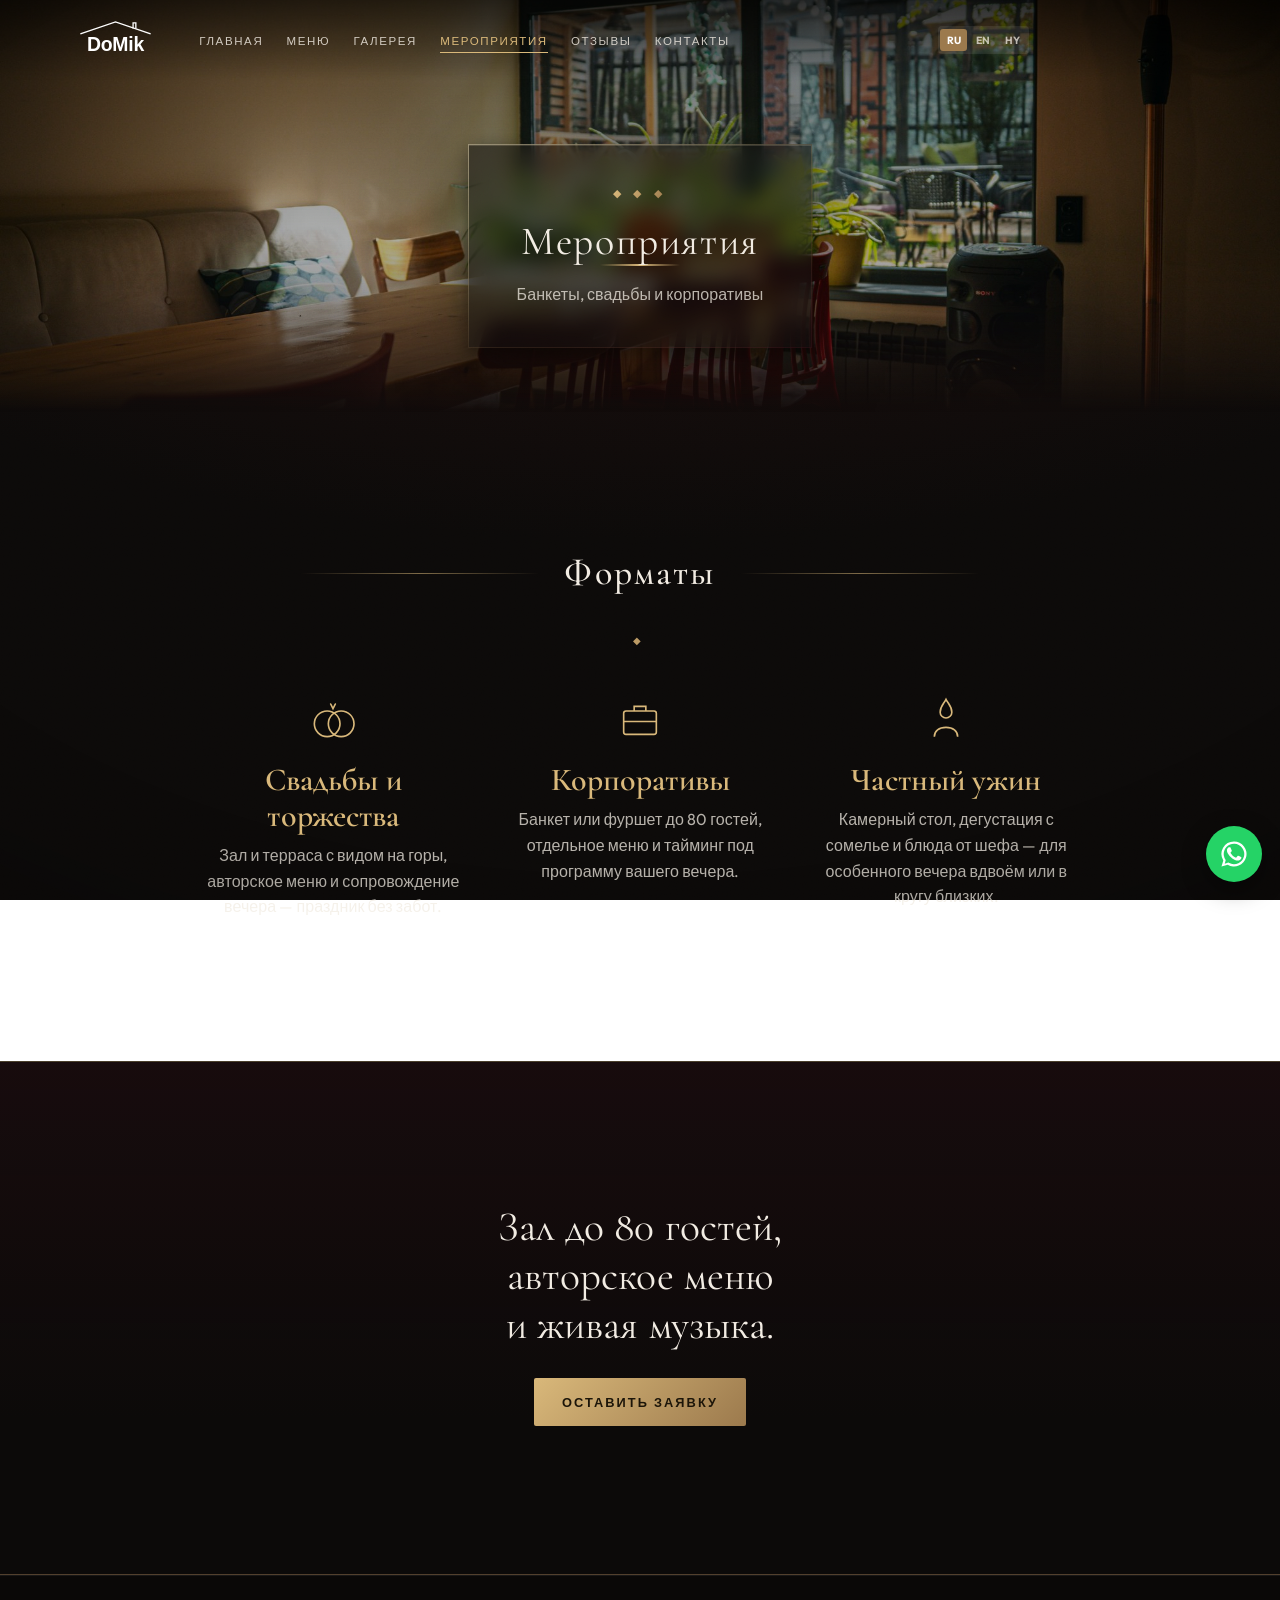
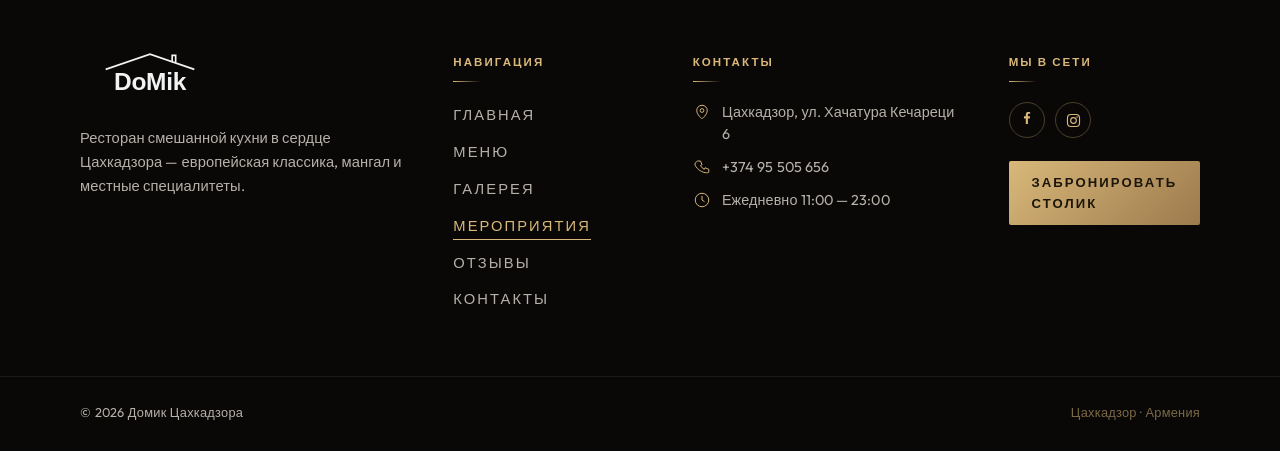
<file: events.html>
<!DOCTYPE html>
<html lang="ru">
<head>
<meta charset="UTF-8">
<meta name="viewport" content="width=device-width, initial-scale=1.0">
<title data-i18n="meta.events">Банкеты и мероприятия — ресторан «Домик Цахкадзора»</title>

<link rel="preconnect" href="https://fonts.googleapis.com">
<link rel="preconnect" href="https://fonts.gstatic.com" crossorigin>
<link href="https://fonts.googleapis.com/css2?family=Cormorant+Garamond:ital,wght@0,300;0,400;0,500;0,600;1,300;1,400&family=Outfit:wght@300;400;500;600&display=swap" rel="stylesheet">

<link rel="preload" as="image" href="img/team-hall.jpg?v=3" fetchpriority="high">
<link rel="stylesheet" href="css/style.css?v=58">
<meta name="description" content="Банкеты, свадьбы и корпоративы в ресторане «Домик Цахкадзора». Зал до 80 гостей, авторское меню и живая музыка.">
<meta name="robots" content="index, follow">
<meta name="theme-color" content="#0c0a09">
<link rel="icon" href="favicon.ico" sizes="any">
<link rel="icon" type="image/png" href="img/favicon-32.png">
<link rel="apple-touch-icon" href="img/favicon-180.png">
<meta property="og:type" content="website">
<meta property="og:site_name" content="Домик Цахкадзора">
<meta property="og:title" content="Мероприятия — Домик Цахкадзора">
<meta property="og:description" content="Банкеты, свадьбы и корпоративы в ресторане «Домик Цахкадзора». Зал до 80 гостей, авторское меню и живая музыка.">
<meta property="og:image" content="https://domiktsakhadzor.am/img/og-cover.jpg">
<meta property="og:url" content="https://domiktsakhadzor.am/events.html">
<link rel="canonical" href="https://domiktsakhadzor.am/events.html">
<meta property="og:locale" content="ru_RU">
<meta name="twitter:card" content="summary_large_image">
</head>
<body>
<header class="site-header">
<div class="nav-inner">
  <div class="nav-left">
    <a href="index.html" class="logo logo--header">
      <img src="img/logo-domik.svg" alt="DoMik" class="logo-mark" width="112" height="38">
    </a>
  </div>
  <nav><ul><li><a href="index.html" data-i18n="nav.home">Главная</a></li><li><a href="menu.html" data-i18n="nav.menu">Меню</a></li><li><a href="gallery.html" data-i18n="nav.gallery">Галерея</a></li><li><a href="events.html" data-i18n="nav.events" class="active">Мероприятия</a></li><li><a href="reviews.html" data-i18n="nav.reviews">Отзывы</a></li><li><a href="contacts.html" data-i18n="nav.contacts">Контакты</a></li></ul></nav>
  <div class="nav-right">
    
<div class="lang-switch" role="group" aria-label="Language">
  <button type="button" data-lang="ru" class="active">RU</button>
  <button type="button" data-lang="en">EN</button>
  <button type="button" data-lang="hy">HY</button>
</div>
    <a href="contacts.html#book" class="btn-book-outline" data-i18n="hero.btn2">Забронировать столик</a>
    <a class="ya-rating" href="https://yandex.com/maps/org/domik/241007402187/" target="_blank" rel="noopener" title="Рейтинг 5,0 в Яндексе">
      <iframe src="https://yandex.ru/sprav/widget/rating-badge/241007402187?type=rating&theme=dark" width="180" height="64" frameborder="0" scrolling="no" loading="lazy" title="Рейтинг в Яндексе"></iframe>
    </a>
    <button class="burger" aria-label="Меню"><span></span><span></span><span></span></button>
  </div>
</div>
</header>

<section class="page-hero page-hero--menu page-hero--events">
  <div class="page-hero__bg" aria-hidden="true" style="background-image:url('img/team-hall.jpg?v=3')"></div>
  <div class="page-hero__overlay" aria-hidden="true"></div>
  <div class="page-hero__frame">
    <span class="page-hero__ornament">◆ ◆ ◆</span>
    <h1 data-i18n="page.events.h1">Мероприятия</h1>
    <span class="page-hero__line" aria-hidden="true"></span>
    <p data-i18n="page.events.sub">Банкеты, свадьбы и корпоративы</p>
  </div>
</section>

<section class="section-about">
  <div class="container">
    <div class="section-heading"><h2 data-i18n="events.formats">Форматы</h2></div>
    <p class="section-diamond">◆</p>
    <div class="craft-grid events-grid">
      <article class="craft-card event-card">
        <span class="event-icon" aria-hidden="true"><svg viewBox="0 0 48 48" fill="none"><circle cx="19" cy="29" r="11" stroke="currentColor" stroke-width="1.4"/><circle cx="31" cy="29" r="11" stroke="currentColor" stroke-width="1.4"/><path d="M22 12l2 4 2-4" stroke="currentColor" stroke-width="1.4" stroke-linecap="round"/></svg></span>
        <h3 class="about-split__title" data-i18n="ev1.t">Свадьбы и торжества</h3>
        <p data-i18n="ev1.p">Зал и терраса с видом на горы, авторское меню и сопровождение вечера — праздник без забот.</p>
      </article>
      <article class="craft-card event-card">
        <span class="event-icon" aria-hidden="true"><svg viewBox="0 0 48 48" fill="none"><rect x="10" y="18" width="28" height="20" rx="2" stroke="currentColor" stroke-width="1.4"/><path d="M19 18v-4h10v4" stroke="currentColor" stroke-width="1.4"/><path d="M10 27h28" stroke="currentColor" stroke-width="1.4"/></svg></span>
        <h3 class="about-split__title" data-i18n="ev2.t">Корпоративы</h3>
        <p data-i18n="ev2.p">Банкет или фуршет до 80 гостей, отдельное меню и тайминг под программу вашего вечера.</p>
      </article>
      <article class="craft-card event-card">
        <span class="event-icon" aria-hidden="true"><svg viewBox="0 0 48 48" fill="none"><path d="M24 8c2 4 5 6 5 11a5 5 0 01-10 0c0-5 3-7 5-11z" stroke="currentColor" stroke-width="1.4"/><path d="M14 40c0-5 4-8 10-8s10 3 10 8" stroke="currentColor" stroke-width="1.4"/></svg></span>
        <h3 class="about-split__title" data-i18n="ev3.t">Частный ужин</h3>
        <p data-i18n="ev3.p">Камерный стол, дегустация с сомелье и блюда от шефа — для особенного вечера вдвоём или в кругу близких.</p>
      </article>
    </div>
  </div>
</section>

<section class="events-band">
  <div class="container">
    <p class="events-band__statement" data-i18n="page.events.p">Зал до 80 гостей, авторское меню и живая музыка.</p>
    <a href="contacts.html#book" class="btn-book-solid" data-i18n="cta.btn">Оставить заявку</a>
  </div>
</section>

<footer class="site-footer">
<div class="container footer-grid">
  <div class="footer-col footer-col--brand">
    <a href="index.html" class="footer-logo" aria-label="DoMik"><img src="img/logo-domik.svg" alt="DoMik" width="140" height="47"></a>
    <p class="footer-tagline" data-i18n="footer.tagline">Ресторан смешанной кухни в сердце Цахкадзора — европейская классика, мангал и местные специалитеты.</p>
    <a class="ya-rating ya-rating--footer" href="https://yandex.com/maps/org/domik/241007402187/" target="_blank" rel="noopener" title="Рейтинг 5,0 в Яндексе">
      <iframe src="https://yandex.ru/sprav/widget/rating-badge/241007402187?type=rating&amp;theme=dark" width="150" height="50" frameborder="0" scrolling="no" loading="lazy" title="Рейтинг в Яндексе"></iframe>
    </a>
  </div>
  <nav class="footer-col footer-col--nav" aria-label="Footer">
    <h4 class="footer-h" data-i18n="footer.nav">Навигация</h4>
    <ul>
      <li><a href="index.html" data-i18n="nav.home">Главная</a></li>
      <li><a href="menu.html" data-i18n="nav.menu">Меню</a></li>
      <li><a href="gallery.html" data-i18n="nav.gallery">Галерея</a></li>
      <li><a href="events.html" data-i18n="nav.events">Мероприятия</a></li>
      <li><a href="reviews.html" data-i18n="nav.reviews">Отзывы</a></li>
      <li><a href="contacts.html" data-i18n="nav.contacts">Контакты</a></li>
    </ul>
  </nav>
  <div class="footer-col footer-col--contacts">
    <h4 class="footer-h" data-i18n="nav.contacts">Контакты</h4>
    <ul class="footer-contact-list">
      <li><svg viewBox="0 0 24 24" fill="none" aria-hidden="true"><path d="M12 21s7-5.2 7-11a7 7 0 10-14 0c0 5.8 7 11 7 11z" stroke="currentColor" stroke-width="1.3"/><circle cx="12" cy="10" r="2.5" stroke="currentColor" stroke-width="1.3"/></svg><span data-i18n="contacts.addr.val">Цахкадзор, ул. Хачатура Кечареци 6</span></li>
      <li><svg viewBox="0 0 24 24" fill="none" aria-hidden="true"><path d="M6 4h4l2 5-2 1a11 11 0 005 5l1-2 5 2v4c0 1-8 2-15-5S5 5 6 4z" stroke="currentColor" stroke-width="1.3" stroke-linejoin="round"/></svg><a href="tel:+37495505656">+374 95 505 656</a></li>
      <li><svg viewBox="0 0 24 24" fill="none" aria-hidden="true"><circle cx="12" cy="12" r="9" stroke="currentColor" stroke-width="1.3"/><path d="M12 7v5l3 2" stroke="currentColor" stroke-width="1.3" stroke-linecap="round"/></svg><span data-i18n="footer.hours.val">Ежедневно 11:00 — 23:00</span></li>
    </ul>
  </div>
  <div class="footer-col footer-col--connect">
    <h4 class="footer-h" data-i18n="footer.follow">Мы в сети</h4>
    <div class="footer-social">
      <a href="https://www.facebook.com/domiktsaghkadzor" target="_blank" rel="noopener" aria-label="Facebook"><svg viewBox="0 0 24 24" fill="currentColor" aria-hidden="true"><path d="M14 9h2.6l.4-3.1H14V3.9c0-.9.25-1.5 1.55-1.5H17.1V-.2C16.8-.25 15.85-.3 14.75-.3 12.45-.3 11 1.1 11 3.6v2.3H8.4V9H11v8h3V9z"/></svg></a>
      <a href="https://www.instagram.com/domik_restaurant/" target="_blank" rel="noopener" aria-label="Instagram"><svg viewBox="0 0 24 24" fill="none" aria-hidden="true"><rect x="3.5" y="3.5" width="17" height="17" rx="5" stroke="currentColor" stroke-width="1.6"/><circle cx="12" cy="12" r="4" stroke="currentColor" stroke-width="1.6"/><circle cx="17" cy="7" r="1.1" fill="currentColor"/></svg></a>
    </div>
    <a href="contacts.html#book" class="btn-book-solid footer-book" data-i18n="hero.btn.book">Забронировать столик</a>
  </div>
</div>
<div class="footer-bottom">
  <div class="container footer-bottom__inner">
    <span data-i18n="footer.copy">© 2026 Домик Цахкадзора</span>
    <span class="footer-madeby" data-i18n="logo.tag">Цахкадзор · Армения</span>
  </div>
</div>
</footer>
<script src="js/i18n.js?v=17"></script>
<script src="js/main.js?v=11"></script>
<script src="js/enhance.js?v=4"></script>
</body>
</html>
</file>
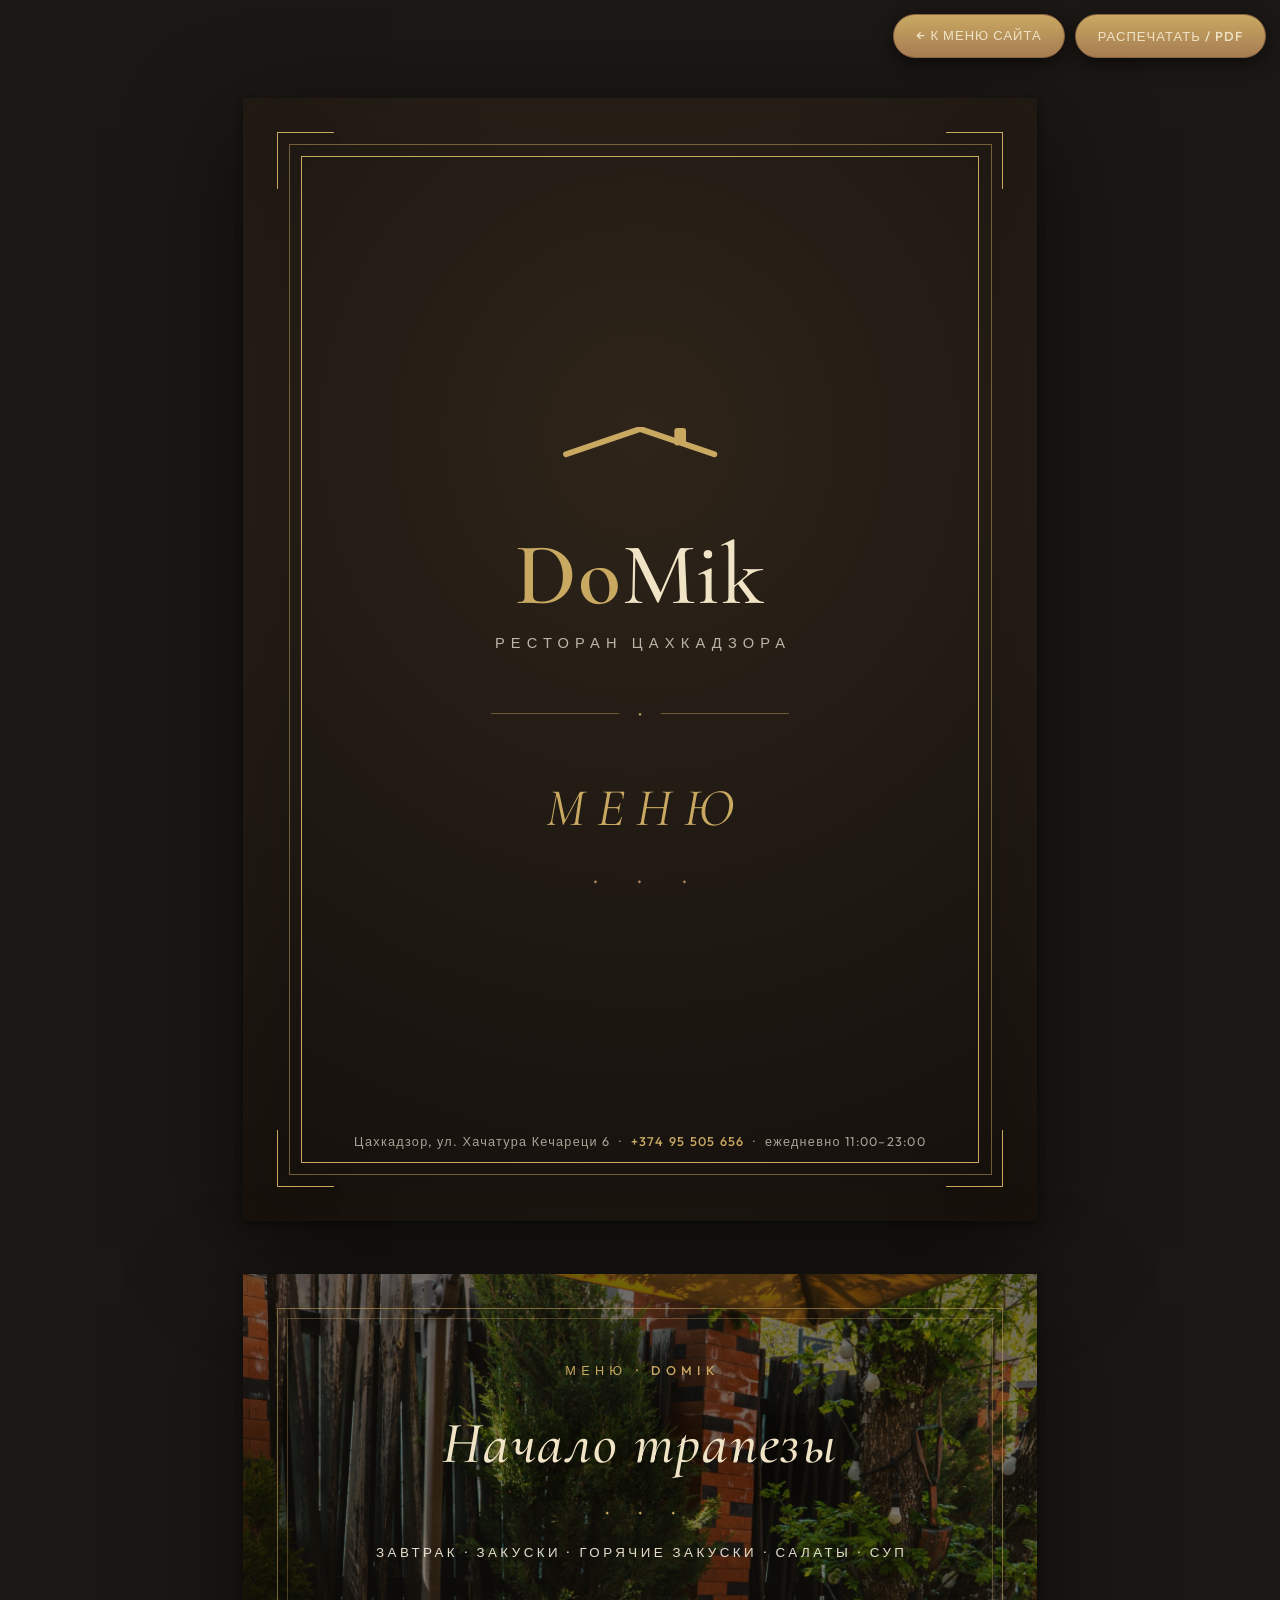
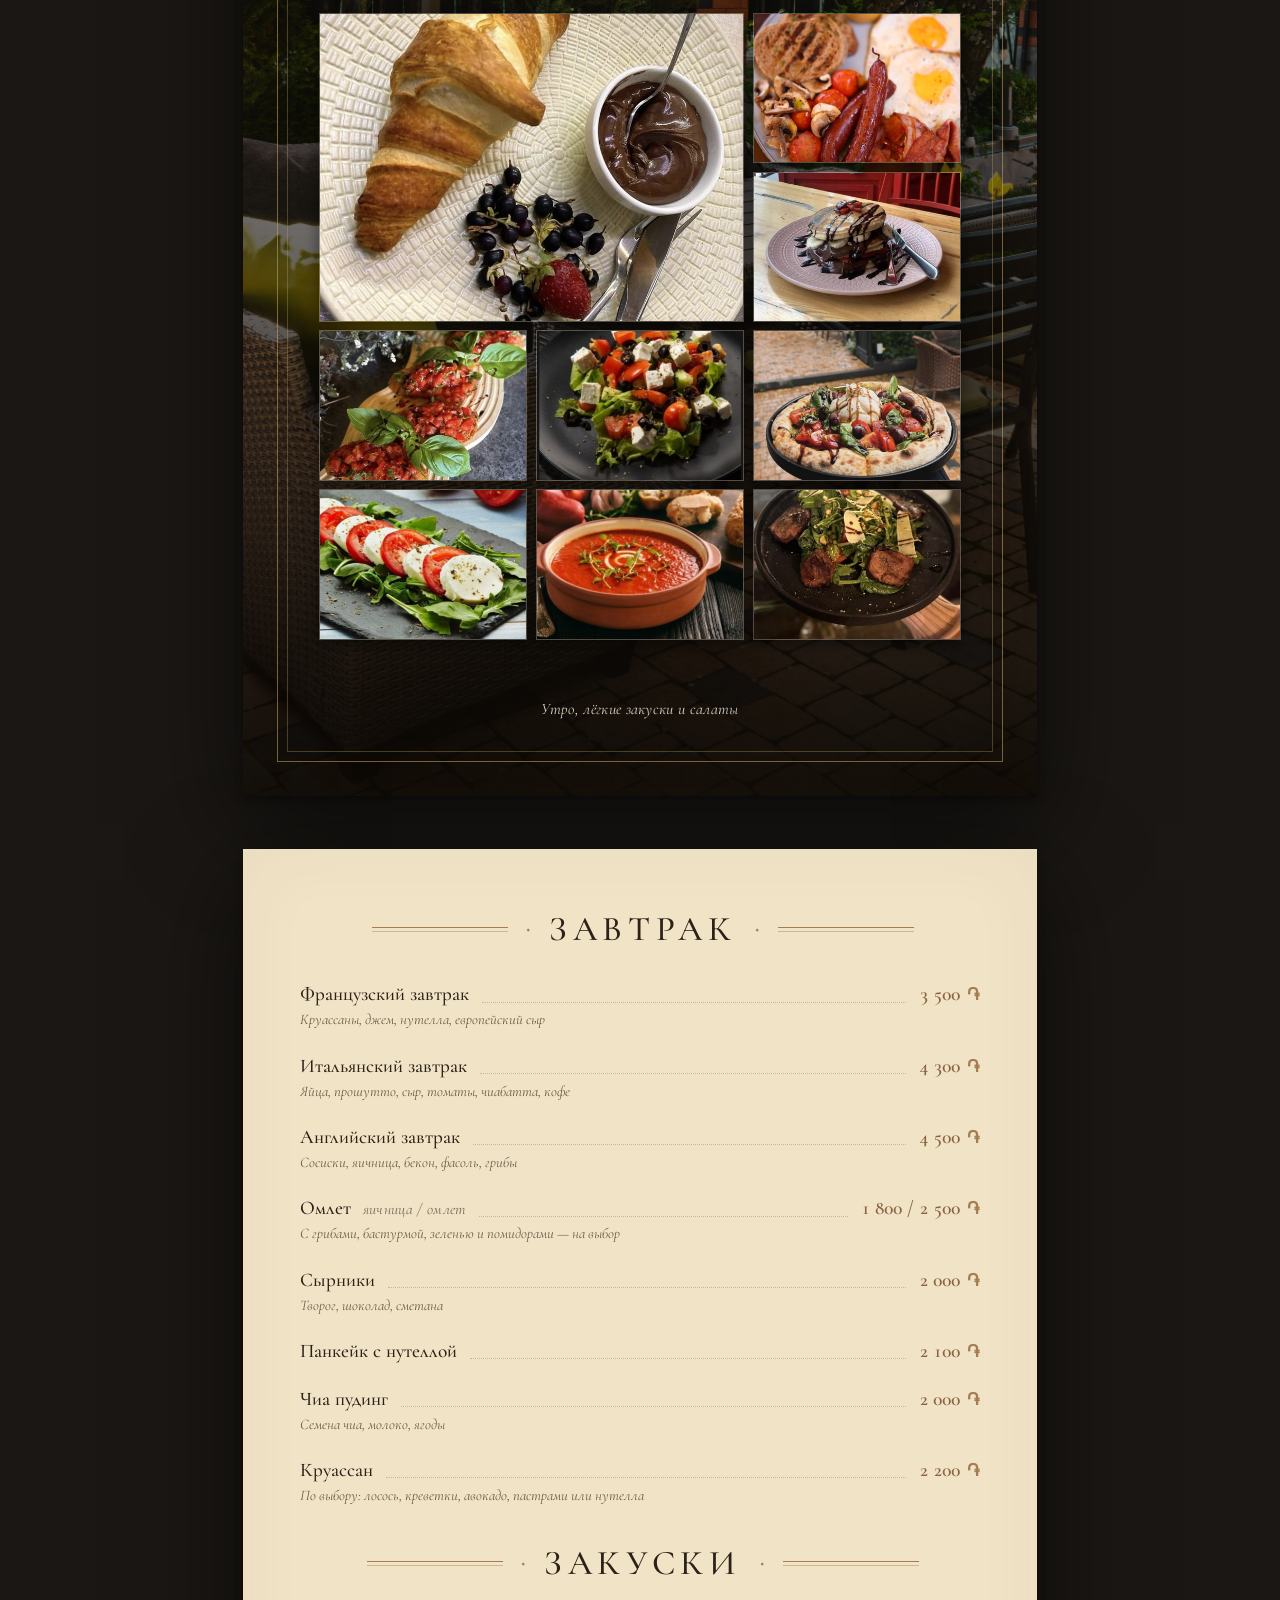
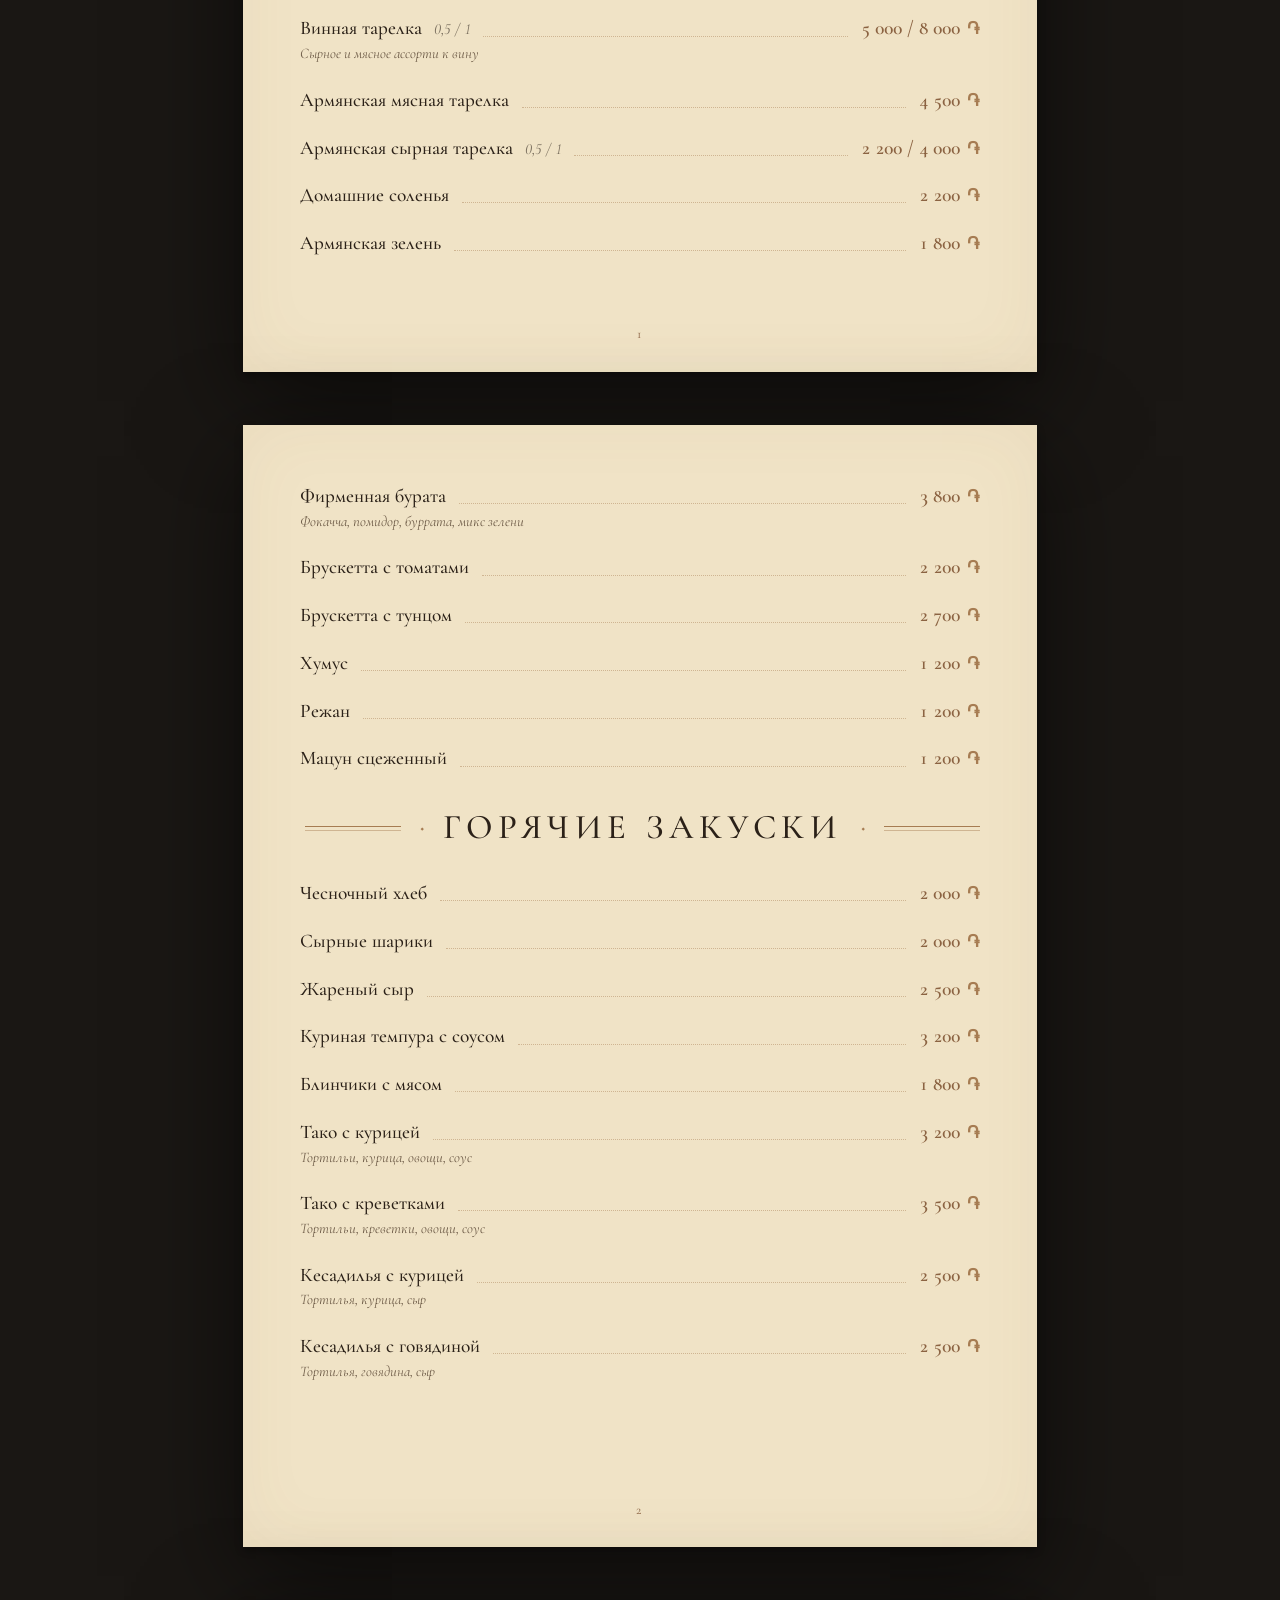
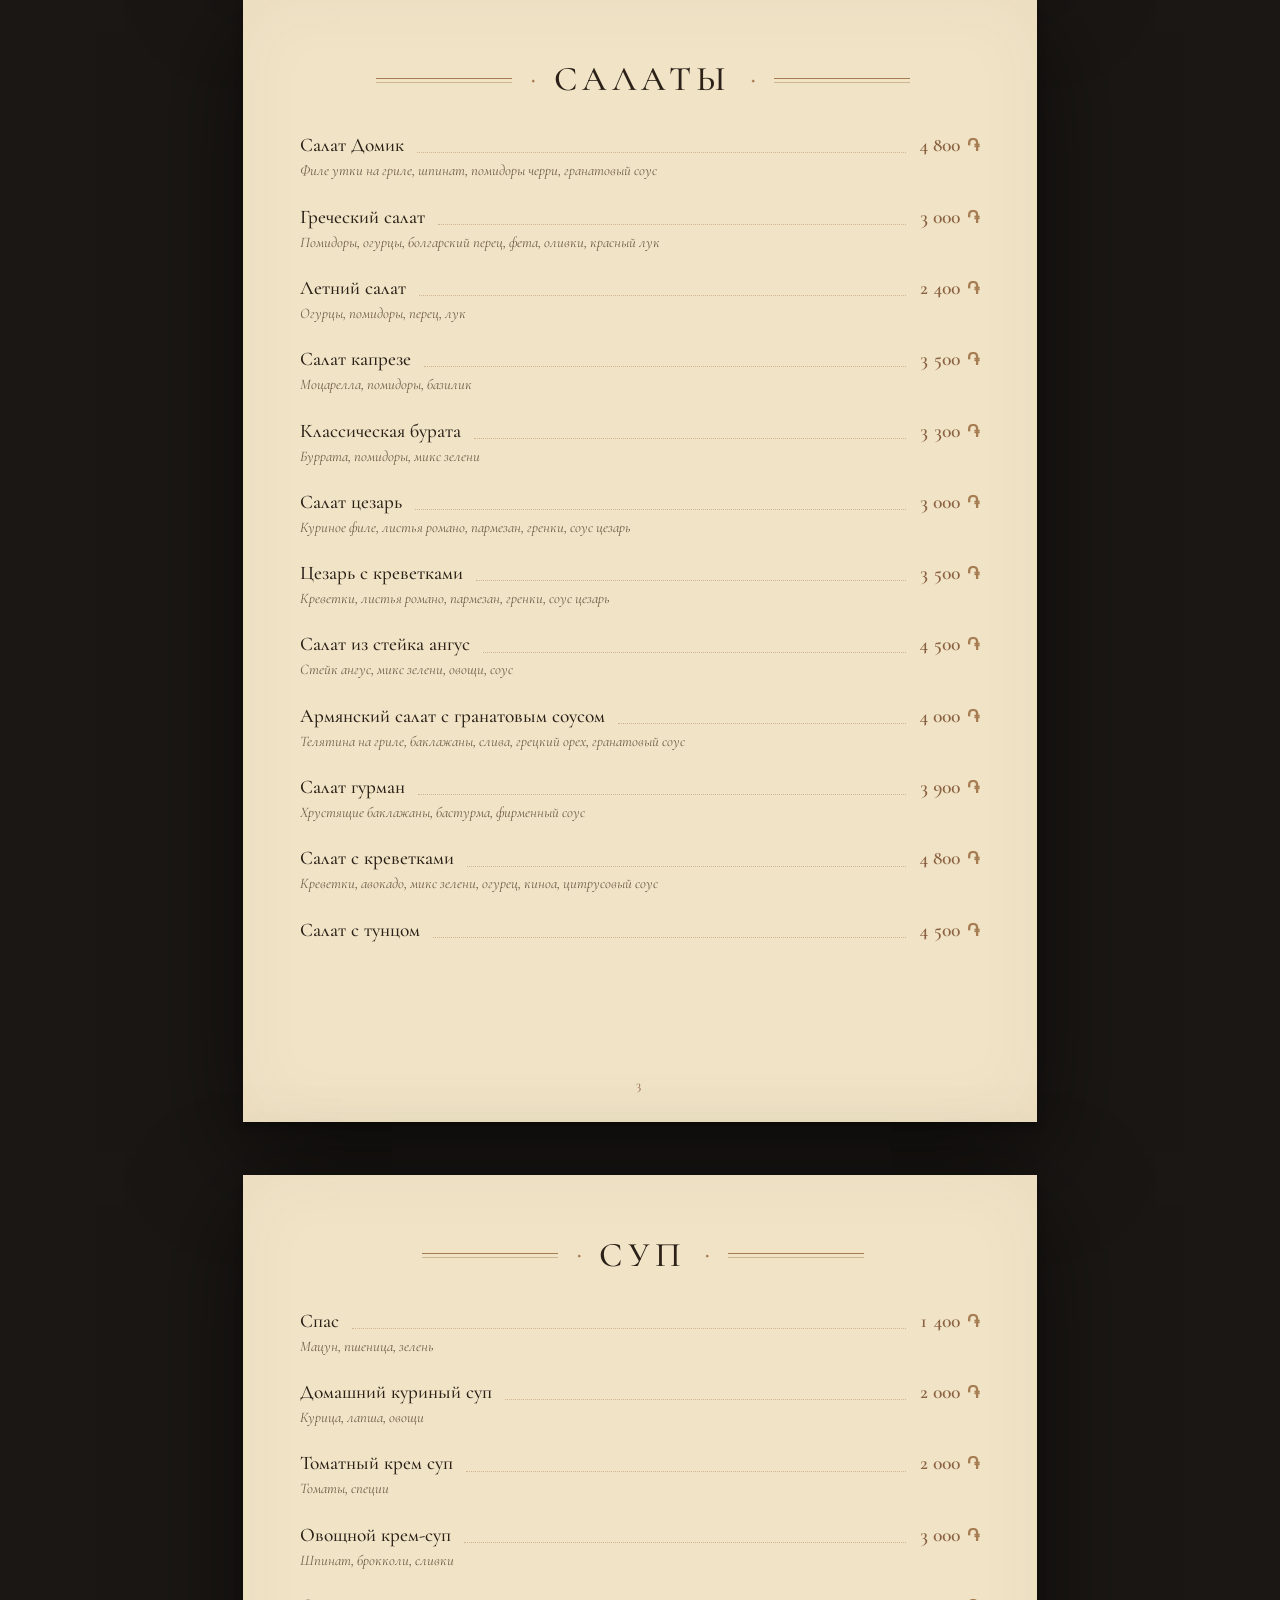
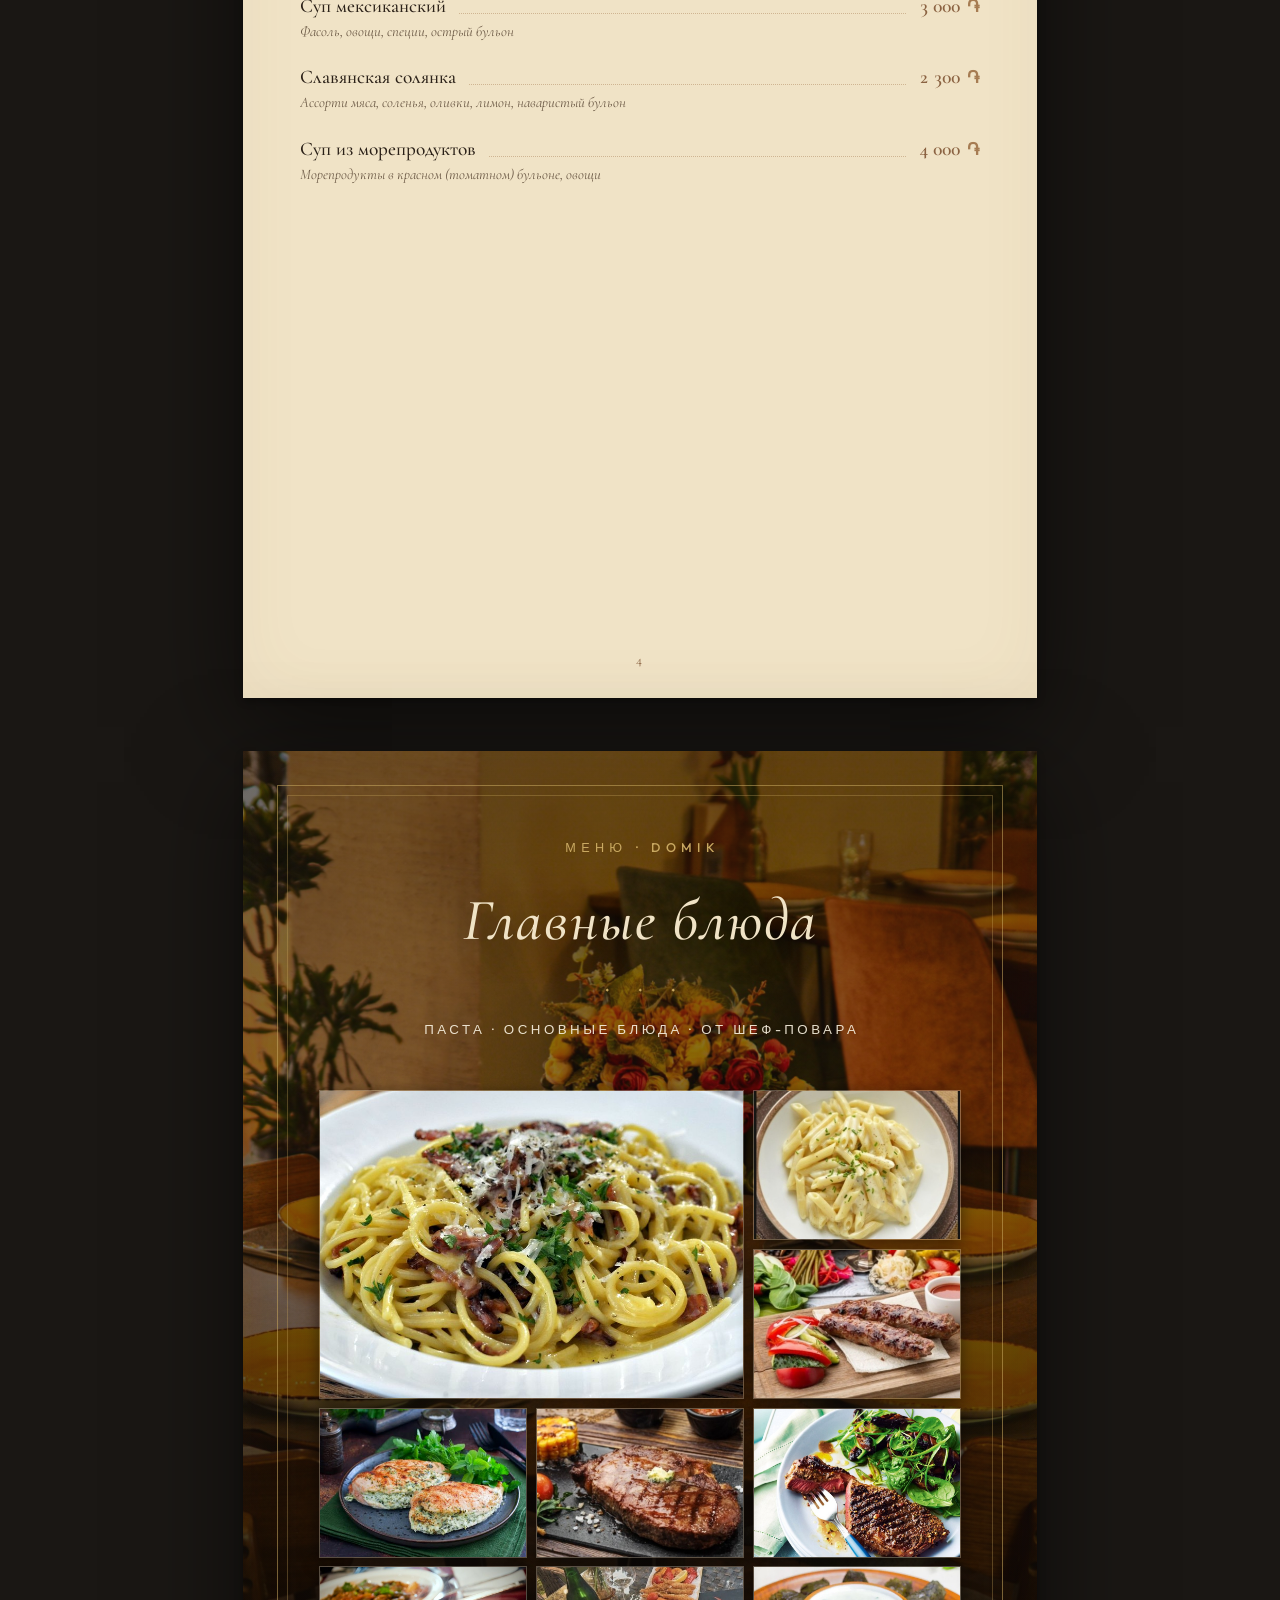
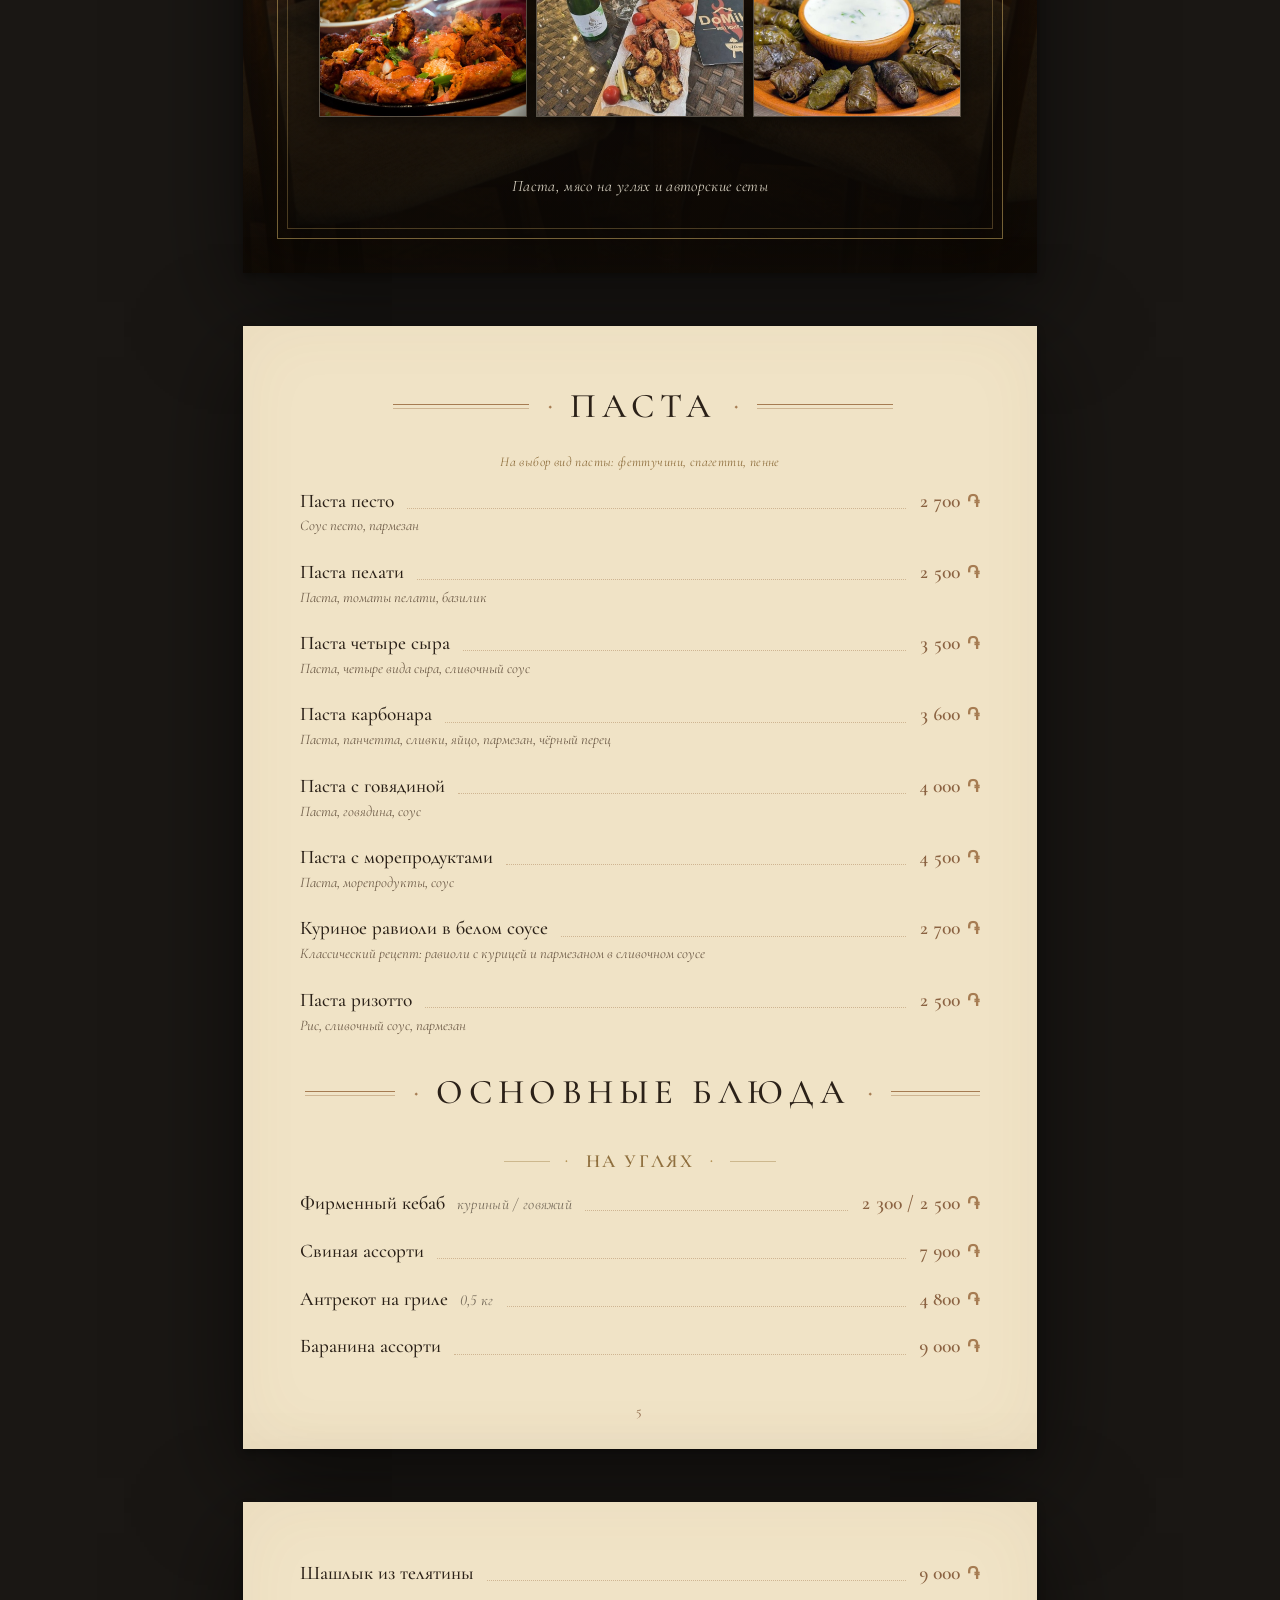
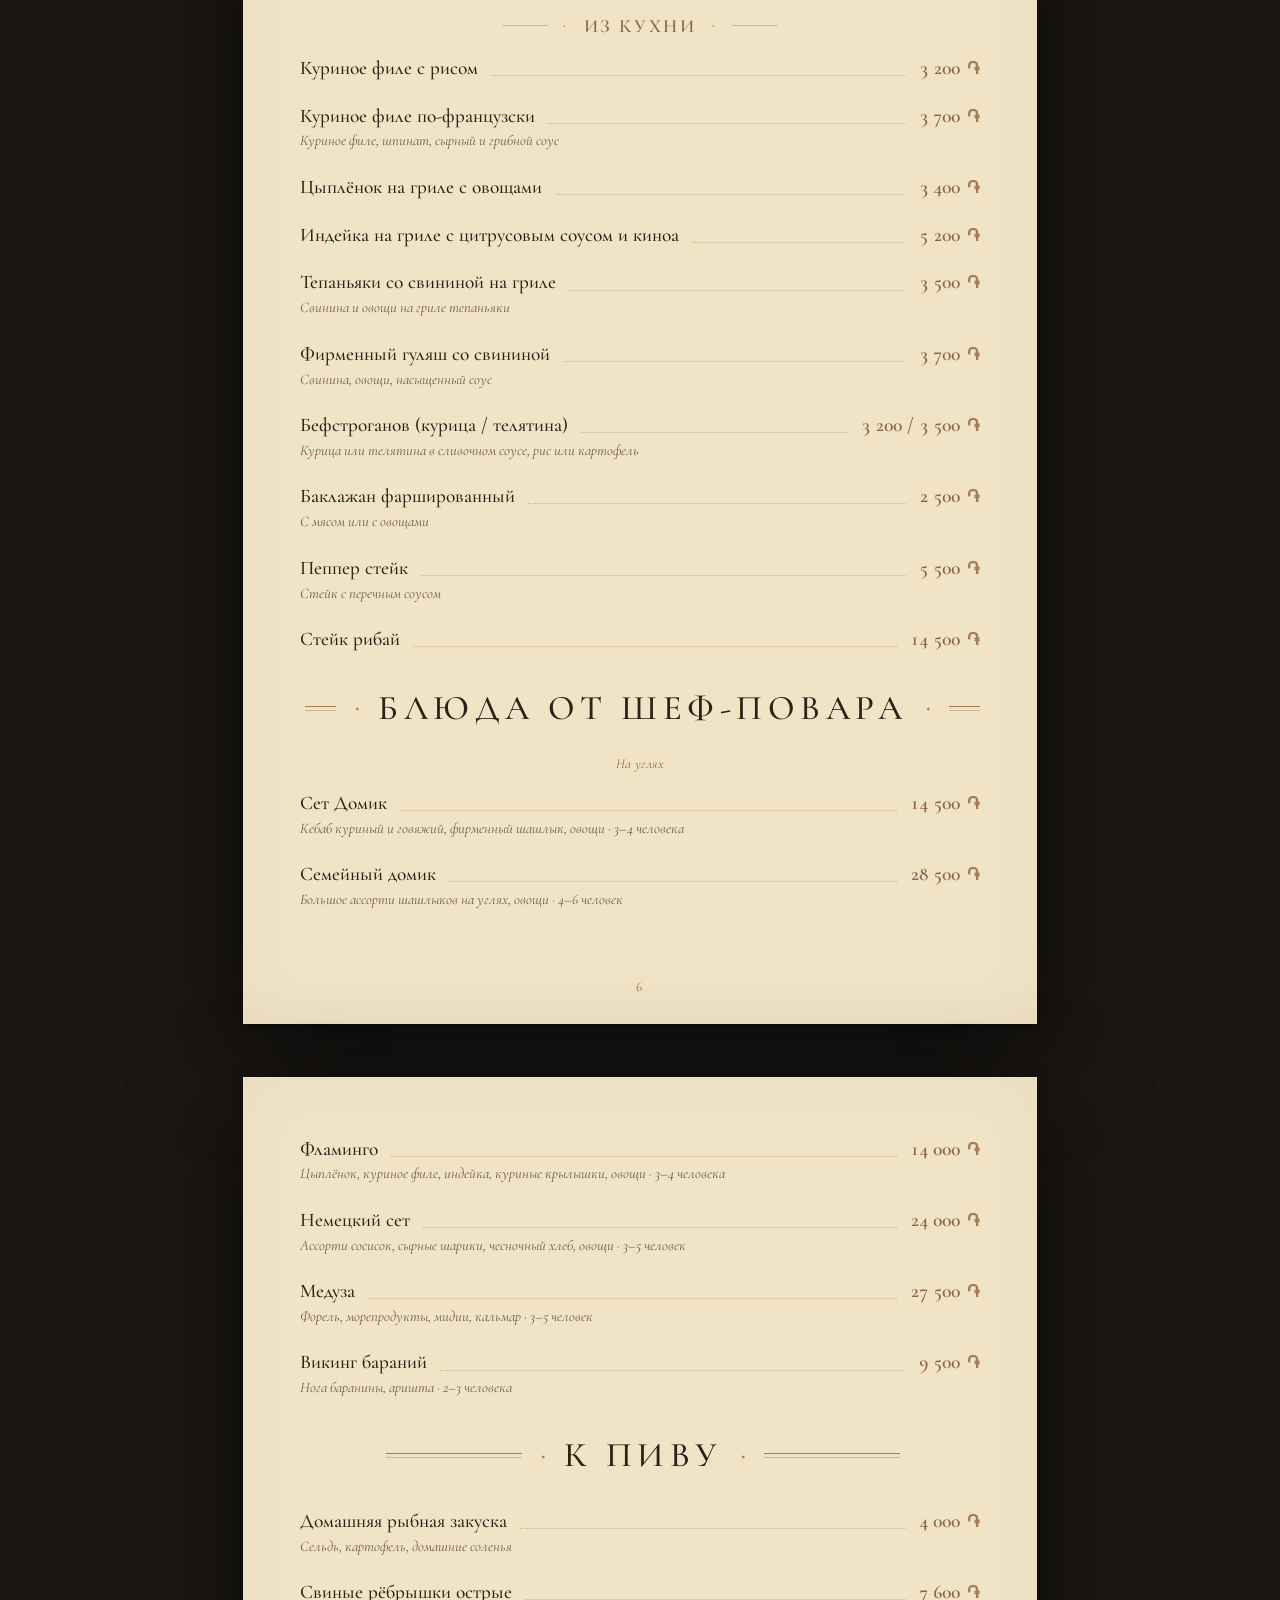
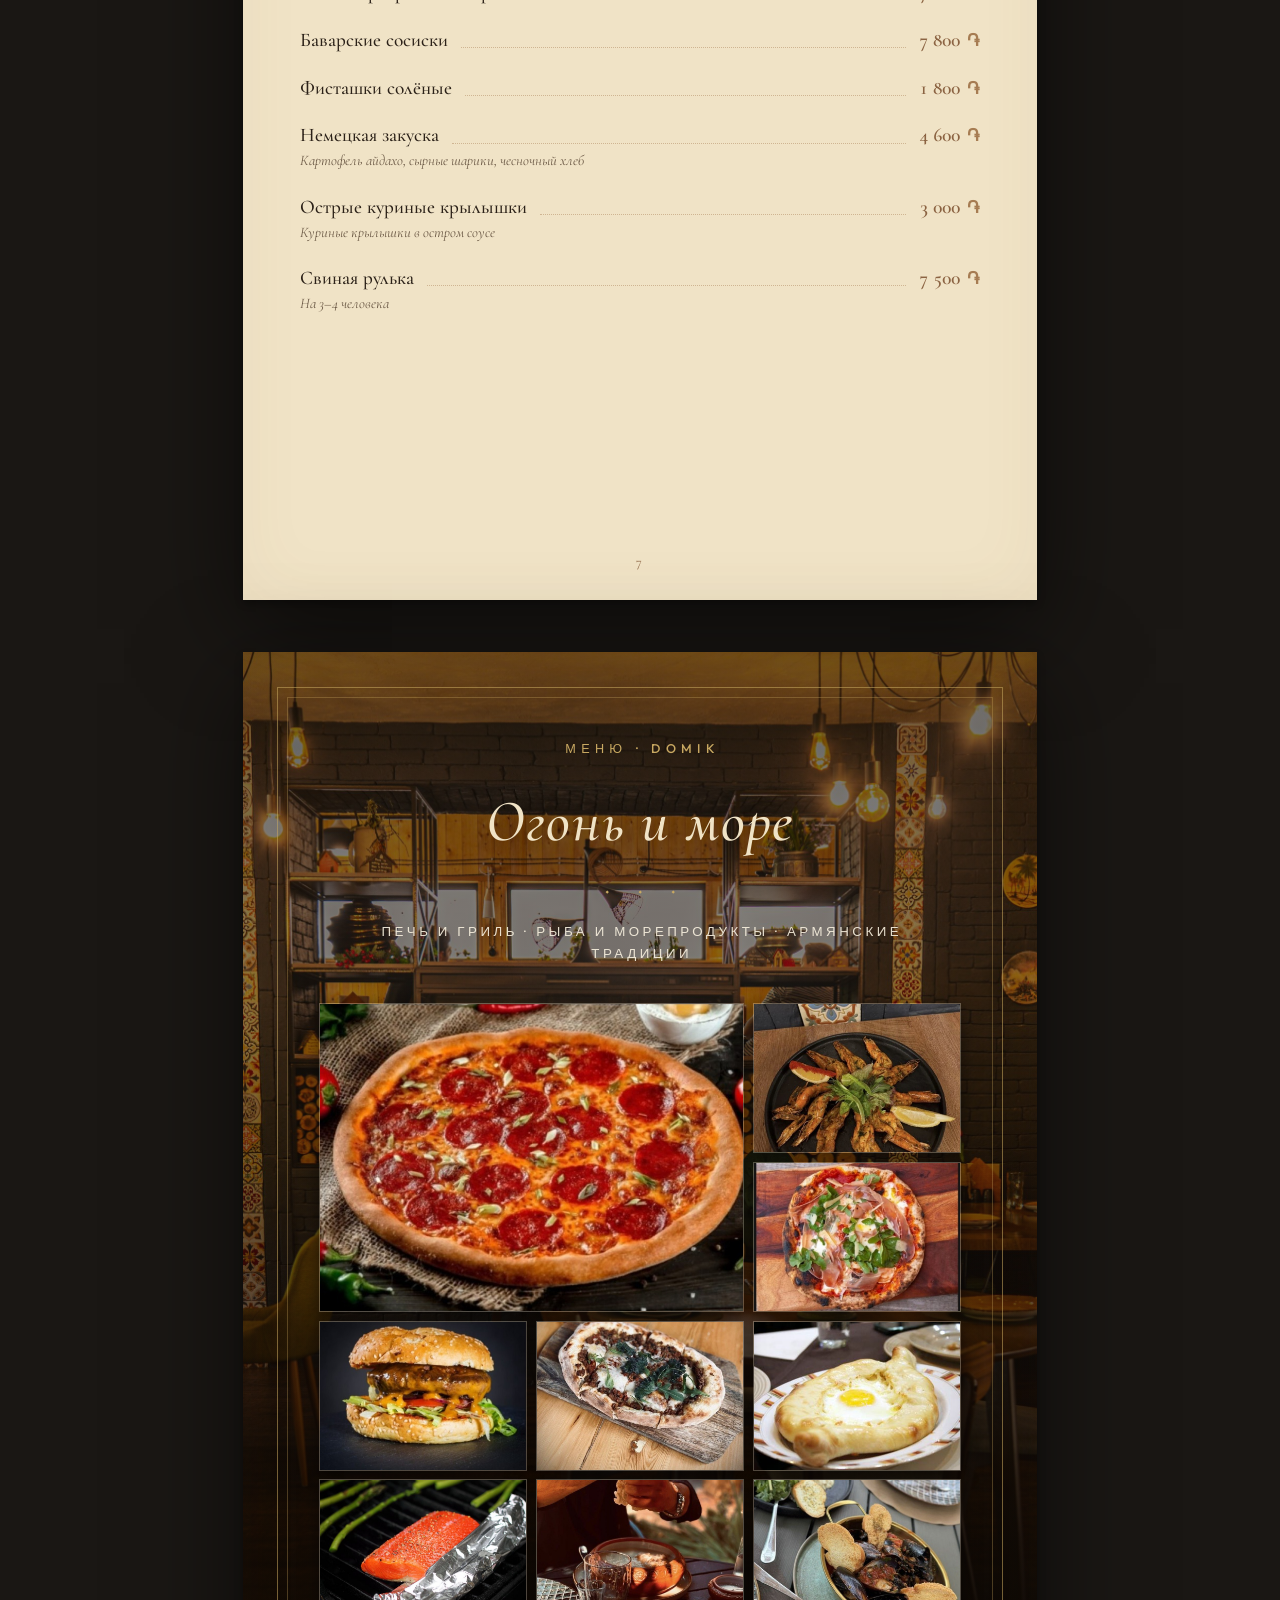
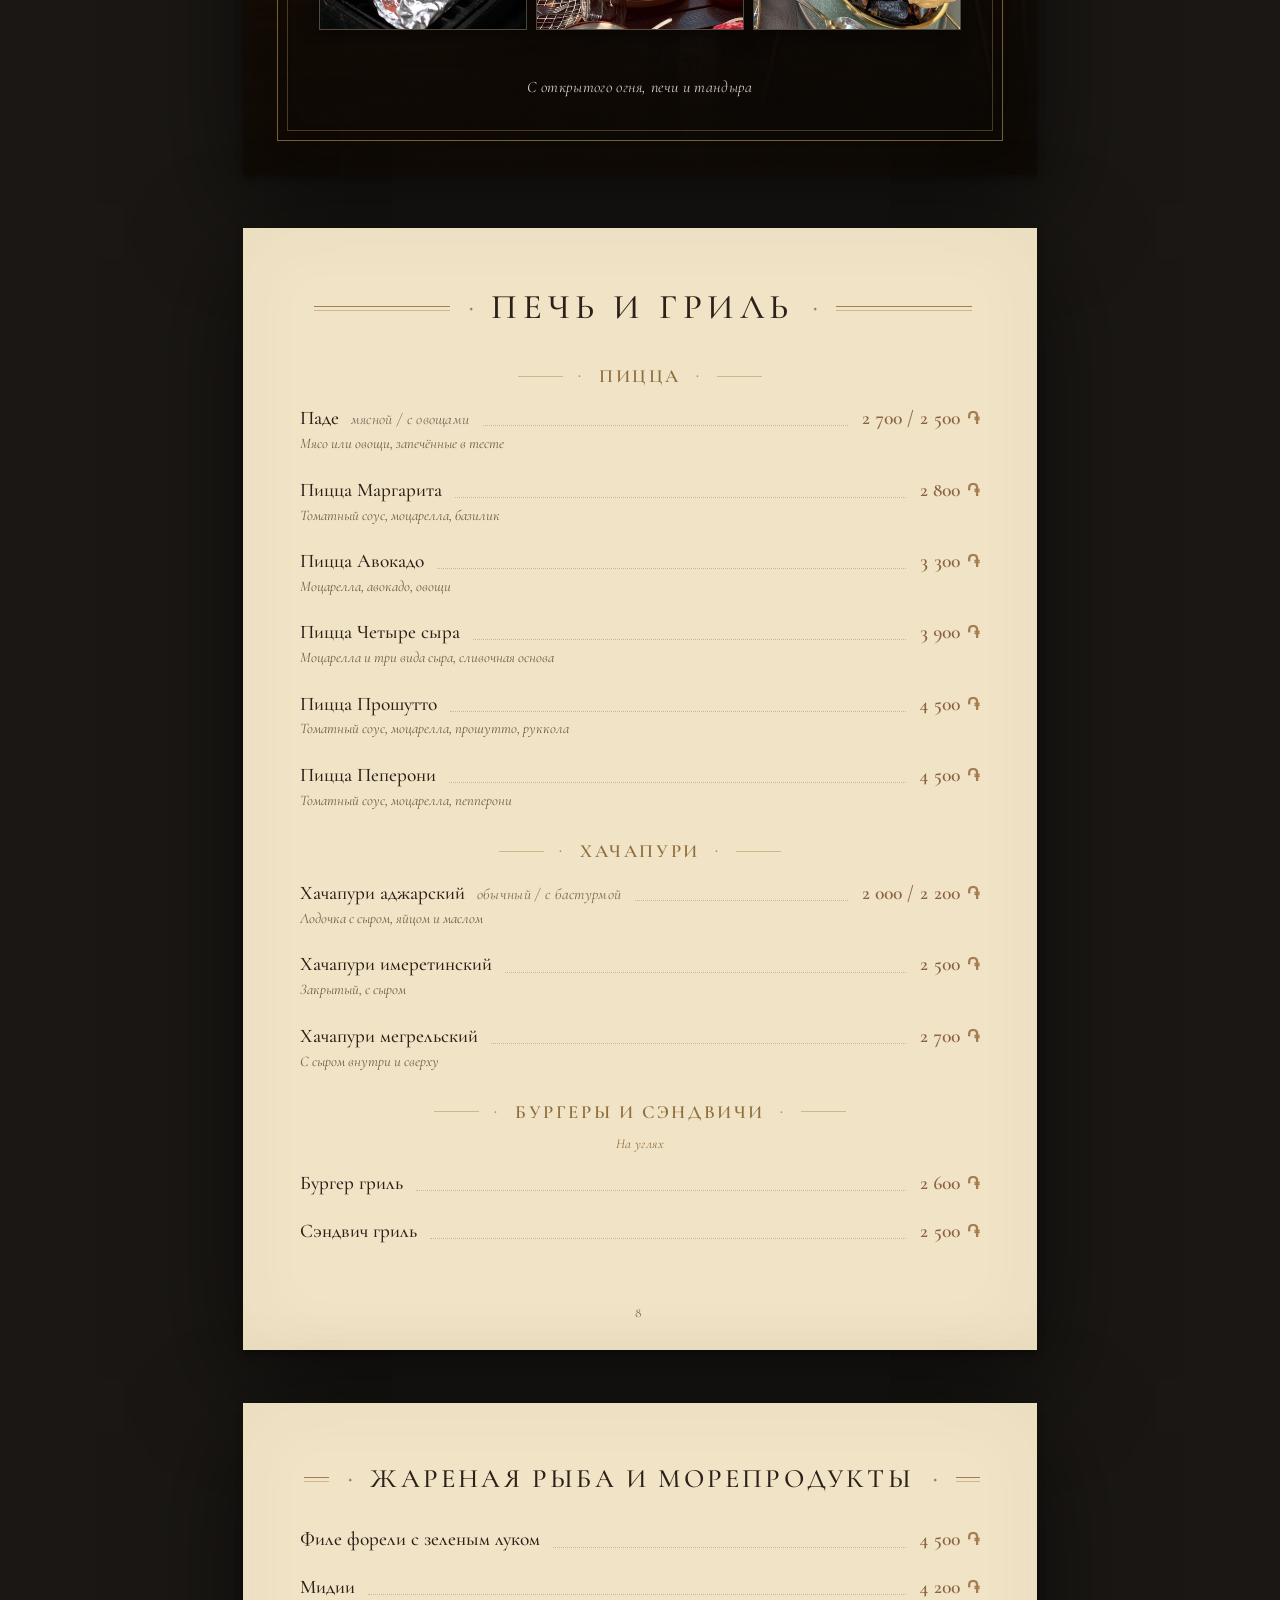
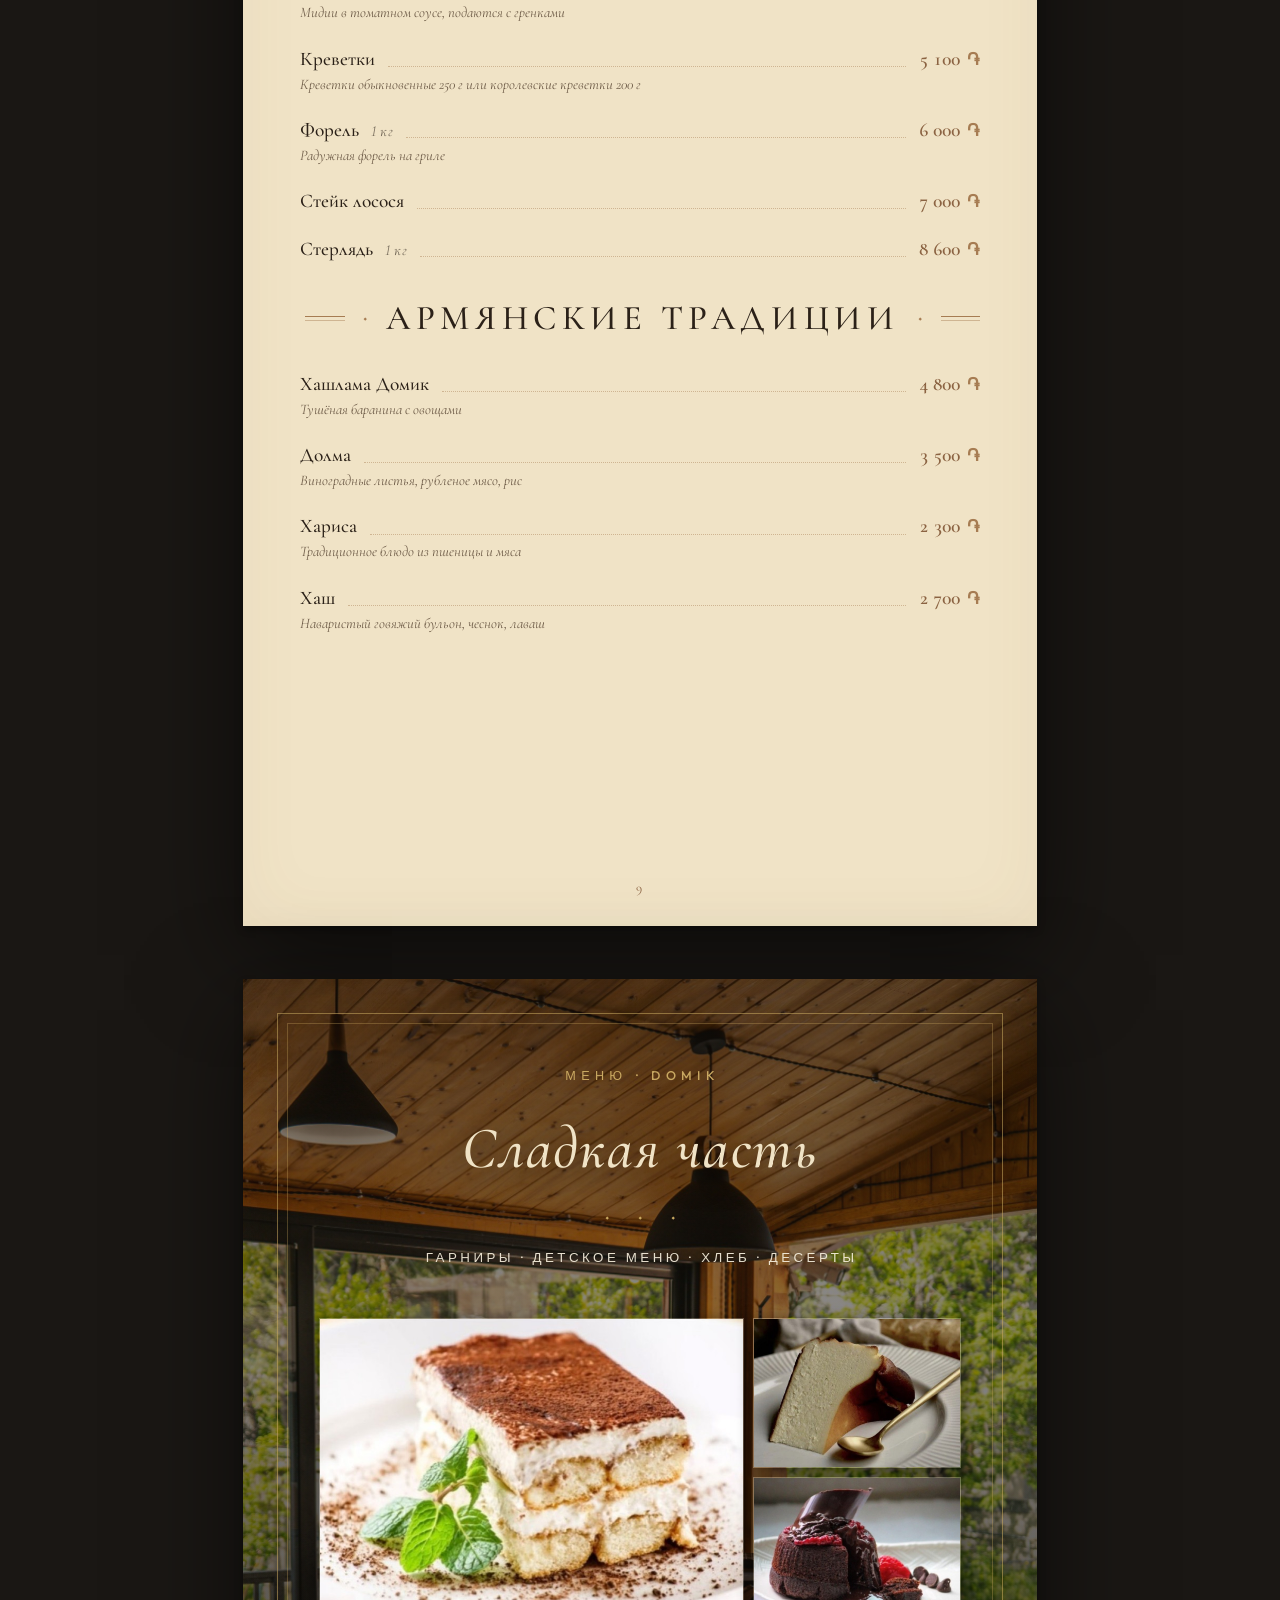
<file: menu-print.html>
<!DOCTYPE html>
<html lang="ru">
<head>
<meta charset="UTF-8">
<meta name="viewport" content="width=device-width, initial-scale=1.0">
<title>Меню книгой — Домик Цахкадзора</title>
<link rel="preconnect" href="https://fonts.googleapis.com">
<link rel="preconnect" href="https://fonts.gstatic.com" crossorigin>
<link href="https://fonts.googleapis.com/css2?family=Cormorant+Garamond:ital,wght@0,300;0,400;0,500;0,600;1,300;1,400&family=Outfit:wght@300;400;500;600&display=swap" rel="stylesheet">
<link rel="stylesheet" href="css/print-menu.css?v=15">
<style>
  .book-dish__name .dish-size{font-weight:400;font-style:italic;opacity:.6;font-size:.8em;margin-left:.45em;letter-spacing:.02em}
  .book-cat__note{text-align:center;font-style:italic;font-size:.84rem;letter-spacing:.03em;color:#8f6f3e;margin:-.55rem 0 1.1rem}
  .book-subcat{font-family:'Cormorant Garamond',serif;font-weight:600;font-size:14pt;letter-spacing:.14em;text-transform:uppercase;color:#8f6f3e;text-align:center;margin:7mm 0 4.5mm;display:flex;align-items:center;justify-content:center;gap:4mm}
  .book-subcat .dia{flex:0 0 auto;color:#b08d4e;font-size:7pt}
  .book-subcat::before,.book-subcat::after{content:"";flex:0 0 12mm;height:0;border-top:.8px solid #cdb88e}
</style>
<meta name="description" content="Печатное меню ресторана «Домик Цахкадзора» — книгой, для печати и сохранения в PDF.">
<meta name="robots" content="noindex, follow">
<meta name="theme-color" content="#f0e3c6">
<link rel="icon" href="favicon.ico" sizes="any">
<link rel="icon" type="image/png" href="img/favicon-32.png">
<link rel="apple-touch-icon" href="img/favicon-180.png">
</head>
<body>
<div class="book-toolbar" aria-hidden="true">
  <a href="menu.html">&larr;&nbsp;К меню сайта</a>
  <button type="button" onclick="window.print()">Распечатать / PDF</button>
</div>
<div id="book" class="book">
<div class="book-cover">
  <div class="book-cover__frame"></div>
  <div class="book-cover__corners" aria-hidden="true">
    <span></span><span></span><span></span><span></span>
  </div>
  <div class="book-cover__inner">
    <svg class="book-cover__house" viewBox="0 -6 240 82" xmlns="http://www.w3.org/2000/svg" role="img" aria-label="DoMik">
      <path d="M44 22 120 -4 196 22"/>
      <path d="M158 10V-2h6v12"/>
    </svg>
    <div class="book-cover__wordmark"><b>Do</b>Mik</div>
    <div class="book-cover__sub">Ресторан Цахкадзора</div>
    <div class="book-cover__rule" aria-hidden="true"><span>&#9670;</span></div>
    <div class="book-cover__menu">Меню</div>
    <div class="book-cover__diamonds" aria-hidden="true">&#9670;&nbsp;&#9670;&nbsp;&#9670;</div>
  </div>
  <div class="book-cover__foot">
    Цахкадзор, ул.&nbsp;Хачатура&nbsp;Кечареци&nbsp;6 &nbsp;&middot;&nbsp; <b>+374&nbsp;95&nbsp;505&nbsp;656</b> &nbsp;&middot;&nbsp; ежедневно&nbsp;11:00&ndash;23:00
  </div>
</div>
<section class="catalog-spread"><img class="catalog__bg" src="img/print/catalog-1.jpg" alt="" aria-hidden="true"><div class="catalog__overlay" aria-hidden="true"></div><div class="catalog__frame" aria-hidden="true"></div><div class="catalog__inner"><div class="catalog__top"><div class="catalog__kicker">Меню · DoMik</div><h2 class="catalog__title">Начало трапезы</h2><div class="catalog__diamonds" aria-hidden="true">&#9670;&nbsp;&#9670;&nbsp;&#9670;</div><div class="catalog__cats">Завтрак &#183; Закуски &#183; Горячие закуски &#183; Салаты &#183; Суп</div></div><div class="catalog__photos catalog__photos--mosaic"><figure class="catalog__photo"><img src="img/menu/frantsuzskiy-zavtrak.jpg?v=ctr1" alt="Французский завтрак" loading="lazy"></figure><figure class="catalog__photo"><img src="img/menu/english-breakfast.jpg?v=st4" alt="Английский завтрак" loading="lazy"></figure><figure class="catalog__photo"><img src="img/menu/pankeyk-s-nutelloy.jpg?v=ctr1" alt="Панкейк с нутеллой" loading="lazy"></figure><figure class="catalog__photo"><img src="img/menu/firmennaya-burata.jpg?v=ig1268" alt="Фирменная бурата" loading="lazy"></figure><figure class="catalog__photo"><img src="img/menu/salat-domik.jpg?v=ctr1" alt="Салат Домик" loading="lazy"></figure><figure class="catalog__photo"><img src="img/menu/brusketta.jpg?v=ctr1" alt="Брускетта с томатами" loading="lazy"></figure><figure class="catalog__photo"><img src="img/menu/grecheskiy-salat.jpg?v=fit800" alt="Греческий салат" loading="lazy"></figure><figure class="catalog__photo"><img src="img/menu/salat-kapreze.jpg?v=fit800" alt="Салат капрезе" loading="lazy"></figure><figure class="catalog__photo"><img src="img/menu/tomatnyy-krem-sup.jpg?v=fit800" alt="Томатный крем суп" loading="lazy"></figure></div><div class="catalog__note">Утро, лёгкие закуски и салаты</div></div></section>
<h2 class="book-cat__title flow-keep"><span class="dia">&#9670;</span>Завтрак<span class="dia">&#9670;</span></h2>
<article class="book-dish">
  <div class="book-dish__head">
    <span class="book-dish__name">Французский завтрак</span>
    <span class="book-dish__leader"></span>
    <span class="book-dish__price">3 500 <span class="cur">֏</span></span>
  </div>
  <p class="book-dish__desc">Круассаны, джем, нутелла, европейский сыр</p>
</article>
<article class="book-dish">
  <div class="book-dish__head">
    <span class="book-dish__name">Итальянский завтрак</span>
    <span class="book-dish__leader"></span>
    <span class="book-dish__price">4 300 <span class="cur">֏</span></span>
  </div>
  <p class="book-dish__desc">Яйца, прошутто, сыр, томаты, чиабатта, кофе</p>
</article>
<article class="book-dish">
  <div class="book-dish__head">
    <span class="book-dish__name">Английский завтрак</span>
    <span class="book-dish__leader"></span>
    <span class="book-dish__price">4 500 <span class="cur">֏</span></span>
  </div>
  <p class="book-dish__desc">Сосиски, яичница, бекон, фасоль, грибы</p>
</article>
<article class="book-dish">
  <div class="book-dish__head">
    <span class="book-dish__name">Омлет <span class="dish-size">яичница / омлет</span></span>
    <span class="book-dish__leader"></span>
    <span class="book-dish__price">1 800 / 2 500 <span class="cur">֏</span></span>
  </div>
  <p class="book-dish__desc">С грибами, бастурмой, зеленью и помидорами — на выбор</p>
</article>
<article class="book-dish">
  <div class="book-dish__head">
    <span class="book-dish__name">Сырники</span>
    <span class="book-dish__leader"></span>
    <span class="book-dish__price">2 000 <span class="cur">֏</span></span>
  </div>
  <p class="book-dish__desc">Творог, шоколад, сметана</p>
</article>
<article class="book-dish">
  <div class="book-dish__head">
    <span class="book-dish__name">Панкейк с нутеллой</span>
    <span class="book-dish__leader"></span>
    <span class="book-dish__price">2 100 <span class="cur">֏</span></span>
  </div>
  <p class="book-dish__desc"></p>
</article>
<article class="book-dish">
  <div class="book-dish__head">
    <span class="book-dish__name">Чиа пудинг</span>
    <span class="book-dish__leader"></span>
    <span class="book-dish__price">2 000 <span class="cur">֏</span></span>
  </div>
  <p class="book-dish__desc">Семена чиа, молоко, ягоды</p>
</article>
<article class="book-dish">
  <div class="book-dish__head">
    <span class="book-dish__name">Круассан</span>
    <span class="book-dish__leader"></span>
    <span class="book-dish__price">2 200 <span class="cur">֏</span></span>
  </div>
  <p class="book-dish__desc">По выбору: лосось, креветки, авокадо, пастрами или нутелла</p>
</article>
<h2 class="book-cat__title flow-keep"><span class="dia">&#9670;</span>Закуски<span class="dia">&#9670;</span></h2>
<article class="book-dish">
  <div class="book-dish__head">
    <span class="book-dish__name">Винная тарелка <span class="dish-size">0,5 / 1</span></span>
    <span class="book-dish__leader"></span>
    <span class="book-dish__price">5 000 / 8 000 <span class="cur">֏</span></span>
  </div>
  <p class="book-dish__desc">Сырное и мясное ассорти к вину</p>
</article>
<article class="book-dish">
  <div class="book-dish__head">
    <span class="book-dish__name">Армянская мясная тарелка</span>
    <span class="book-dish__leader"></span>
    <span class="book-dish__price">4 500 <span class="cur">֏</span></span>
  </div>
  <p class="book-dish__desc"></p>
</article>
<article class="book-dish">
  <div class="book-dish__head">
    <span class="book-dish__name">Армянская сырная тарелка <span class="dish-size">0,5 / 1</span></span>
    <span class="book-dish__leader"></span>
    <span class="book-dish__price">2 200 / 4 000 <span class="cur">֏</span></span>
  </div>
  <p class="book-dish__desc"></p>
</article>
<article class="book-dish">
  <div class="book-dish__head">
    <span class="book-dish__name">Домашние соленья</span>
    <span class="book-dish__leader"></span>
    <span class="book-dish__price">2 200 <span class="cur">֏</span></span>
  </div>
  <p class="book-dish__desc"></p>
</article>
<article class="book-dish">
  <div class="book-dish__head">
    <span class="book-dish__name">Армянская зелень</span>
    <span class="book-dish__leader"></span>
    <span class="book-dish__price">1 800 <span class="cur">֏</span></span>
  </div>
  <p class="book-dish__desc"></p>
</article>
<article class="book-dish">
  <div class="book-dish__head">
    <span class="book-dish__name">Фирменная бурата</span>
    <span class="book-dish__leader"></span>
    <span class="book-dish__price">3 800 <span class="cur">֏</span></span>
  </div>
  <p class="book-dish__desc">Фокачча, помидор, буррата, микс зелени</p>
</article>
<article class="book-dish">
  <div class="book-dish__head">
    <span class="book-dish__name">Брускетта с томатами</span>
    <span class="book-dish__leader"></span>
    <span class="book-dish__price">2 200 <span class="cur">֏</span></span>
  </div>
  <p class="book-dish__desc"></p>
</article>
<article class="book-dish">
  <div class="book-dish__head">
    <span class="book-dish__name">Брускетта с тунцом</span>
    <span class="book-dish__leader"></span>
    <span class="book-dish__price">2 700 <span class="cur">֏</span></span>
  </div>
  <p class="book-dish__desc"></p>
</article>
<article class="book-dish">
  <div class="book-dish__head">
    <span class="book-dish__name">Хумус</span>
    <span class="book-dish__leader"></span>
    <span class="book-dish__price">1 200 <span class="cur">֏</span></span>
  </div>
  <p class="book-dish__desc"></p>
</article>
<article class="book-dish">
  <div class="book-dish__head">
    <span class="book-dish__name">Режан</span>
    <span class="book-dish__leader"></span>
    <span class="book-dish__price">1 200 <span class="cur">֏</span></span>
  </div>
  <p class="book-dish__desc"></p>
</article>
<article class="book-dish">
  <div class="book-dish__head">
    <span class="book-dish__name">Мацун сцеженный</span>
    <span class="book-dish__leader"></span>
    <span class="book-dish__price">1 200 <span class="cur">֏</span></span>
  </div>
  <p class="book-dish__desc"></p>
</article>
<h2 class="book-cat__title flow-keep"><span class="dia">&#9670;</span>Горячие закуски<span class="dia">&#9670;</span></h2>
<article class="book-dish">
  <div class="book-dish__head">
    <span class="book-dish__name">Чесночный хлеб</span>
    <span class="book-dish__leader"></span>
    <span class="book-dish__price">2 000 <span class="cur">֏</span></span>
  </div>
  <p class="book-dish__desc"></p>
</article>
<article class="book-dish">
  <div class="book-dish__head">
    <span class="book-dish__name">Сырные шарики</span>
    <span class="book-dish__leader"></span>
    <span class="book-dish__price">2 000 <span class="cur">֏</span></span>
  </div>
  <p class="book-dish__desc"></p>
</article>
<article class="book-dish">
  <div class="book-dish__head">
    <span class="book-dish__name">Жареный сыр</span>
    <span class="book-dish__leader"></span>
    <span class="book-dish__price">2 500 <span class="cur">֏</span></span>
  </div>
  <p class="book-dish__desc"></p>
</article>
<article class="book-dish">
  <div class="book-dish__head">
    <span class="book-dish__name">Куриная темпура с соусом</span>
    <span class="book-dish__leader"></span>
    <span class="book-dish__price">3 200 <span class="cur">֏</span></span>
  </div>
  <p class="book-dish__desc"></p>
</article>
<article class="book-dish">
  <div class="book-dish__head">
    <span class="book-dish__name">Блинчики с мясом</span>
    <span class="book-dish__leader"></span>
    <span class="book-dish__price">1 800 <span class="cur">֏</span></span>
  </div>
  <p class="book-dish__desc"></p>
</article>
<article class="book-dish">
  <div class="book-dish__head">
    <span class="book-dish__name">Тако с курицей</span>
    <span class="book-dish__leader"></span>
    <span class="book-dish__price">3 200 <span class="cur">֏</span></span>
  </div>
  <p class="book-dish__desc">Тортильи, курица, овощи, соус</p>
</article>
<article class="book-dish">
  <div class="book-dish__head">
    <span class="book-dish__name">Тако с креветками</span>
    <span class="book-dish__leader"></span>
    <span class="book-dish__price">3 500 <span class="cur">֏</span></span>
  </div>
  <p class="book-dish__desc">Тортильи, креветки, овощи, соус</p>
</article>
<article class="book-dish">
  <div class="book-dish__head">
    <span class="book-dish__name">Кесадилья с курицей</span>
    <span class="book-dish__leader"></span>
    <span class="book-dish__price">2 500 <span class="cur">֏</span></span>
  </div>
  <p class="book-dish__desc">Тортилья, курица, сыр</p>
</article>
<article class="book-dish">
  <div class="book-dish__head">
    <span class="book-dish__name">Кесадилья с говядиной</span>
    <span class="book-dish__leader"></span>
    <span class="book-dish__price">2 500 <span class="cur">֏</span></span>
  </div>
  <p class="book-dish__desc">Тортилья, говядина, сыр</p>
</article>
<h2 class="book-cat__title flow-keep"><span class="dia">&#9670;</span>Салаты<span class="dia">&#9670;</span></h2>
<article class="book-dish">
  <div class="book-dish__head">
    <span class="book-dish__name">Салат Домик</span>
    <span class="book-dish__leader"></span>
    <span class="book-dish__price">4 800 <span class="cur">֏</span></span>
  </div>
  <p class="book-dish__desc">Филе утки на гриле, шпинат, помидоры черри, гранатовый соус</p>
</article>
<article class="book-dish">
  <div class="book-dish__head">
    <span class="book-dish__name">Греческий салат</span>
    <span class="book-dish__leader"></span>
    <span class="book-dish__price">3 000 <span class="cur">֏</span></span>
  </div>
  <p class="book-dish__desc">Помидоры, огурцы, болгарский перец, фета, оливки, красный лук</p>
</article>
<article class="book-dish">
  <div class="book-dish__head">
    <span class="book-dish__name">Летний салат</span>
    <span class="book-dish__leader"></span>
    <span class="book-dish__price">2 400 <span class="cur">֏</span></span>
  </div>
  <p class="book-dish__desc">Огурцы, помидоры, перец, лук</p>
</article>
<article class="book-dish">
  <div class="book-dish__head">
    <span class="book-dish__name">Салат капрезе</span>
    <span class="book-dish__leader"></span>
    <span class="book-dish__price">3 500 <span class="cur">֏</span></span>
  </div>
  <p class="book-dish__desc">Моцарелла, помидоры, базилик</p>
</article>
<article class="book-dish">
  <div class="book-dish__head">
    <span class="book-dish__name">Классическая бурата</span>
    <span class="book-dish__leader"></span>
    <span class="book-dish__price">3 300 <span class="cur">֏</span></span>
  </div>
  <p class="book-dish__desc">Буррата, помидоры, микс зелени</p>
</article>
<article class="book-dish">
  <div class="book-dish__head">
    <span class="book-dish__name">Салат цезарь</span>
    <span class="book-dish__leader"></span>
    <span class="book-dish__price">3 000 <span class="cur">֏</span></span>
  </div>
  <p class="book-dish__desc">Куриное филе, листья романо, пармезан, гренки, соус цезарь</p>
</article>
<article class="book-dish">
  <div class="book-dish__head">
    <span class="book-dish__name">Цезарь с креветками</span>
    <span class="book-dish__leader"></span>
    <span class="book-dish__price">3 500 <span class="cur">֏</span></span>
  </div>
  <p class="book-dish__desc">Креветки, листья романо, пармезан, гренки, соус цезарь</p>
</article>
<article class="book-dish">
  <div class="book-dish__head">
    <span class="book-dish__name">Салат из стейка ангус</span>
    <span class="book-dish__leader"></span>
    <span class="book-dish__price">4 500 <span class="cur">֏</span></span>
  </div>
  <p class="book-dish__desc">Стейк ангус, микс зелени, овощи, соус</p>
</article>
<article class="book-dish">
  <div class="book-dish__head">
    <span class="book-dish__name">Армянский салат с гранатовым соусом</span>
    <span class="book-dish__leader"></span>
    <span class="book-dish__price">4 000 <span class="cur">֏</span></span>
  </div>
  <p class="book-dish__desc">Телятина на гриле, баклажаны, слива, грецкий орех, гранатовый соус</p>
</article>
<article class="book-dish">
  <div class="book-dish__head">
    <span class="book-dish__name">Салат гурман</span>
    <span class="book-dish__leader"></span>
    <span class="book-dish__price">3 900 <span class="cur">֏</span></span>
  </div>
  <p class="book-dish__desc">Хрустящие баклажаны, бастурма, фирменный соус</p>
</article>
<article class="book-dish">
  <div class="book-dish__head">
    <span class="book-dish__name">Салат с креветками</span>
    <span class="book-dish__leader"></span>
    <span class="book-dish__price">4 800 <span class="cur">֏</span></span>
  </div>
  <p class="book-dish__desc">Креветки, авокадо, микс зелени, огурец, киноа, цитрусовый соус</p>
</article>
<article class="book-dish">
  <div class="book-dish__head">
    <span class="book-dish__name">Салат с тунцом</span>
    <span class="book-dish__leader"></span>
    <span class="book-dish__price">4 500 <span class="cur">֏</span></span>
  </div>
  <p class="book-dish__desc"></p>
</article>
<h2 class="book-cat__title flow-keep"><span class="dia">&#9670;</span>Суп<span class="dia">&#9670;</span></h2>
<article class="book-dish">
  <div class="book-dish__head">
    <span class="book-dish__name">Спас</span>
    <span class="book-dish__leader"></span>
    <span class="book-dish__price">1 400 <span class="cur">֏</span></span>
  </div>
  <p class="book-dish__desc">Мацун, пшеница, зелень</p>
</article>
<article class="book-dish">
  <div class="book-dish__head">
    <span class="book-dish__name">Домашний куриный суп</span>
    <span class="book-dish__leader"></span>
    <span class="book-dish__price">2 000 <span class="cur">֏</span></span>
  </div>
  <p class="book-dish__desc">Курица, лапша, овощи</p>
</article>
<article class="book-dish">
  <div class="book-dish__head">
    <span class="book-dish__name">Томатный крем суп</span>
    <span class="book-dish__leader"></span>
    <span class="book-dish__price">2 000 <span class="cur">֏</span></span>
  </div>
  <p class="book-dish__desc">Томаты, специи</p>
</article>
<article class="book-dish">
  <div class="book-dish__head">
    <span class="book-dish__name">Овощной крем-суп</span>
    <span class="book-dish__leader"></span>
    <span class="book-dish__price">3 000 <span class="cur">֏</span></span>
  </div>
  <p class="book-dish__desc">Шпинат, брокколи, сливки</p>
</article>
<article class="book-dish">
  <div class="book-dish__head">
    <span class="book-dish__name">Суп мексиканский</span>
    <span class="book-dish__leader"></span>
    <span class="book-dish__price">3 000 <span class="cur">֏</span></span>
  </div>
  <p class="book-dish__desc">Фасоль, овощи, специи, острый бульон</p>
</article>
<article class="book-dish">
  <div class="book-dish__head">
    <span class="book-dish__name">Славянская солянка</span>
    <span class="book-dish__leader"></span>
    <span class="book-dish__price">2 300 <span class="cur">֏</span></span>
  </div>
  <p class="book-dish__desc">Ассорти мяса, соленья, оливки, лимон, наваристый бульон</p>
</article>
<article class="book-dish">
  <div class="book-dish__head">
    <span class="book-dish__name">Суп из морепродуктов</span>
    <span class="book-dish__leader"></span>
    <span class="book-dish__price">4 000 <span class="cur">֏</span></span>
  </div>
  <p class="book-dish__desc">Морепродукты в красном (томатном) бульоне, овощи</p>
</article>
<section class="catalog-spread"><img class="catalog__bg" src="img/print/catalog-2.jpg" alt="" aria-hidden="true"><div class="catalog__overlay" aria-hidden="true"></div><div class="catalog__frame" aria-hidden="true"></div><div class="catalog__inner"><div class="catalog__top"><div class="catalog__kicker">Меню · DoMik</div><h2 class="catalog__title">Главные блюда</h2><div class="catalog__diamonds" aria-hidden="true">&#9670;&nbsp;&#9670;&nbsp;&#9670;</div><div class="catalog__cats">Паста &#183; Основные блюда &#183; От шеф-повара</div></div><div class="catalog__photos catalog__photos--mosaic"><figure class="catalog__photo"><img src="img/menu/pasta-karbonara.jpg?v=web2" alt="Паста карбонара" loading="lazy"></figure><figure class="catalog__photo"><img src="img/menu/pasta-chetyre-syra.jpg?v=fit800" alt="Паста четыре сыра" loading="lazy"></figure><figure class="catalog__photo"><img src="img/menu/firmennyy-kebab.jpg?v=fit800" alt="Фирменный кебаб" loading="lazy"></figure><figure class="catalog__photo"><img src="img/menu/pepper-steyk.jpg?v=web3" alt="Пеппер стейк" loading="lazy"></figure><figure class="catalog__photo"><img src="img/menu/dolma.jpg?v=web4" alt="Долма" loading="lazy"></figure><figure class="catalog__photo"><img src="img/menu/kurinoe-file-po-frantsuzski.jpg?v=cl3" alt="Куриное филе по-французски" loading="lazy"></figure><figure class="catalog__photo"><img src="img/menu/steyk-ribay.jpg?v=fit800" alt="Стейк рибай" loading="lazy"></figure><figure class="catalog__photo"><img src="img/menu/domik-set.jpg?v=web1" alt="Сет Домик" loading="lazy"></figure><figure class="catalog__photo"><img src="img/menu/meduza.jpg?v=ctr1" alt="Медуза" loading="lazy"></figure></div><div class="catalog__note">Паста, мясо на углях и авторские сеты</div></div></section>
<h2 class="book-cat__title flow-keep"><span class="dia">&#9670;</span>Паста<span class="dia">&#9670;</span></h2>
<p class="book-cat__note flow-keep">На выбор вид пасты: феттучини, спагетти, пенне</p>
<article class="book-dish">
  <div class="book-dish__head">
    <span class="book-dish__name">Паста песто</span>
    <span class="book-dish__leader"></span>
    <span class="book-dish__price">2 700 <span class="cur">֏</span></span>
  </div>
  <p class="book-dish__desc">Соус песто, пармезан</p>
</article>
<article class="book-dish">
  <div class="book-dish__head">
    <span class="book-dish__name">Паста пелати</span>
    <span class="book-dish__leader"></span>
    <span class="book-dish__price">2 500 <span class="cur">֏</span></span>
  </div>
  <p class="book-dish__desc">Паста, томаты пелати, базилик</p>
</article>
<article class="book-dish">
  <div class="book-dish__head">
    <span class="book-dish__name">Паста четыре сыра</span>
    <span class="book-dish__leader"></span>
    <span class="book-dish__price">3 500 <span class="cur">֏</span></span>
  </div>
  <p class="book-dish__desc">Паста, четыре вида сыра, сливочный соус</p>
</article>
<article class="book-dish">
  <div class="book-dish__head">
    <span class="book-dish__name">Паста карбонара</span>
    <span class="book-dish__leader"></span>
    <span class="book-dish__price">3 600 <span class="cur">֏</span></span>
  </div>
  <p class="book-dish__desc">Паста, панчетта, сливки, яйцо, пармезан, чёрный перец</p>
</article>
<article class="book-dish">
  <div class="book-dish__head">
    <span class="book-dish__name">Паста с говядиной</span>
    <span class="book-dish__leader"></span>
    <span class="book-dish__price">4 000 <span class="cur">֏</span></span>
  </div>
  <p class="book-dish__desc">Паста, говядина, соус</p>
</article>
<article class="book-dish">
  <div class="book-dish__head">
    <span class="book-dish__name">Паста с морепродуктами</span>
    <span class="book-dish__leader"></span>
    <span class="book-dish__price">4 500 <span class="cur">֏</span></span>
  </div>
  <p class="book-dish__desc">Паста, морепродукты, соус</p>
</article>
<article class="book-dish">
  <div class="book-dish__head">
    <span class="book-dish__name">Куриное равиоли в белом соусе</span>
    <span class="book-dish__leader"></span>
    <span class="book-dish__price">2 700 <span class="cur">֏</span></span>
  </div>
  <p class="book-dish__desc">Классический рецепт: равиоли с курицей и пармезаном в сливочном соусе</p>
</article>
<article class="book-dish">
  <div class="book-dish__head">
    <span class="book-dish__name">Паста ризотто</span>
    <span class="book-dish__leader"></span>
    <span class="book-dish__price">2 500 <span class="cur">֏</span></span>
  </div>
  <p class="book-dish__desc">Рис, сливочный соус, пармезан</p>
</article>
<h2 class="book-cat__title flow-keep"><span class="dia">&#9670;</span>Основные блюда<span class="dia">&#9670;</span></h2>
<h3 class="book-subcat flow-keep"><span class="dia">&#9670;</span>На углях<span class="dia">&#9670;</span></h3>
<article class="book-dish">
  <div class="book-dish__head">
    <span class="book-dish__name">Фирменный кебаб <span class="dish-size">куриный / говяжий</span></span>
    <span class="book-dish__leader"></span>
    <span class="book-dish__price">2 300 / 2 500 <span class="cur">֏</span></span>
  </div>
  <p class="book-dish__desc"></p>
</article>
<article class="book-dish">
  <div class="book-dish__head">
    <span class="book-dish__name">Свиная ассорти</span>
    <span class="book-dish__leader"></span>
    <span class="book-dish__price">7 900 <span class="cur">֏</span></span>
  </div>
  <p class="book-dish__desc"></p>
</article>
<article class="book-dish">
  <div class="book-dish__head">
    <span class="book-dish__name">Антрекот на гриле <span class="dish-size">0,5 кг</span></span>
    <span class="book-dish__leader"></span>
    <span class="book-dish__price">4 800 <span class="cur">֏</span></span>
  </div>
  <p class="book-dish__desc"></p>
</article>
<article class="book-dish">
  <div class="book-dish__head">
    <span class="book-dish__name">Баранина ассорти</span>
    <span class="book-dish__leader"></span>
    <span class="book-dish__price">9 000 <span class="cur">֏</span></span>
  </div>
  <p class="book-dish__desc"></p>
</article>
<article class="book-dish">
  <div class="book-dish__head">
    <span class="book-dish__name">Шашлык из телятины</span>
    <span class="book-dish__leader"></span>
    <span class="book-dish__price">9 000 <span class="cur">֏</span></span>
  </div>
  <p class="book-dish__desc"></p>
</article>
<h3 class="book-subcat flow-keep"><span class="dia">&#9670;</span>Из кухни<span class="dia">&#9670;</span></h3>
<article class="book-dish">
  <div class="book-dish__head">
    <span class="book-dish__name">Куриное филе с рисом</span>
    <span class="book-dish__leader"></span>
    <span class="book-dish__price">3 200 <span class="cur">֏</span></span>
  </div>
  <p class="book-dish__desc"></p>
</article>
<article class="book-dish">
  <div class="book-dish__head">
    <span class="book-dish__name">Куриное филе по-французски</span>
    <span class="book-dish__leader"></span>
    <span class="book-dish__price">3 700 <span class="cur">֏</span></span>
  </div>
  <p class="book-dish__desc">Куриное филе, шпинат, сырный и грибной соус</p>
</article>
<article class="book-dish">
  <div class="book-dish__head">
    <span class="book-dish__name">Цыплёнок на гриле с овощами</span>
    <span class="book-dish__leader"></span>
    <span class="book-dish__price">3 400 <span class="cur">֏</span></span>
  </div>
  <p class="book-dish__desc"></p>
</article>
<article class="book-dish">
  <div class="book-dish__head">
    <span class="book-dish__name">Индейка на гриле с цитрусовым соусом и киноа</span>
    <span class="book-dish__leader"></span>
    <span class="book-dish__price">5 200 <span class="cur">֏</span></span>
  </div>
  <p class="book-dish__desc"></p>
</article>
<article class="book-dish">
  <div class="book-dish__head">
    <span class="book-dish__name">Тепаньяки со свининой на гриле</span>
    <span class="book-dish__leader"></span>
    <span class="book-dish__price">3 500 <span class="cur">֏</span></span>
  </div>
  <p class="book-dish__desc">Свинина и овощи на гриле тепаньяки</p>
</article>
<article class="book-dish">
  <div class="book-dish__head">
    <span class="book-dish__name">Фирменный гуляш со свининой</span>
    <span class="book-dish__leader"></span>
    <span class="book-dish__price">3 700 <span class="cur">֏</span></span>
  </div>
  <p class="book-dish__desc">Свинина, овощи, насыщенный соус</p>
</article>
<article class="book-dish">
  <div class="book-dish__head">
    <span class="book-dish__name">Бефстроганов (курица / телятина)</span>
    <span class="book-dish__leader"></span>
    <span class="book-dish__price">3 200 / 3 500 <span class="cur">֏</span></span>
  </div>
  <p class="book-dish__desc">Курица или телятина в сливочном соусе, рис или картофель</p>
</article>
<article class="book-dish">
  <div class="book-dish__head">
    <span class="book-dish__name">Баклажан фаршированный</span>
    <span class="book-dish__leader"></span>
    <span class="book-dish__price">2 500 <span class="cur">֏</span></span>
  </div>
  <p class="book-dish__desc">С мясом или с овощами</p>
</article>
<article class="book-dish">
  <div class="book-dish__head">
    <span class="book-dish__name">Пеппер стейк</span>
    <span class="book-dish__leader"></span>
    <span class="book-dish__price">5 500 <span class="cur">֏</span></span>
  </div>
  <p class="book-dish__desc">Стейк с перечным соусом</p>
</article>
<article class="book-dish">
  <div class="book-dish__head">
    <span class="book-dish__name">Стейк рибай</span>
    <span class="book-dish__leader"></span>
    <span class="book-dish__price">14 500 <span class="cur">֏</span></span>
  </div>
  <p class="book-dish__desc"></p>
</article>
<h2 class="book-cat__title flow-keep"><span class="dia">&#9670;</span>Блюда от шеф-повара<span class="dia">&#9670;</span></h2>
<p class="book-cat__note flow-keep">На углях</p>
<article class="book-dish">
  <div class="book-dish__head">
    <span class="book-dish__name">Сет Домик</span>
    <span class="book-dish__leader"></span>
    <span class="book-dish__price">14 500 <span class="cur">֏</span></span>
  </div>
  <p class="book-dish__desc">Кебаб куриный и говяжий, фирменный шашлык, овощи · 3–4 человека</p>
</article>
<article class="book-dish">
  <div class="book-dish__head">
    <span class="book-dish__name">Семейный домик</span>
    <span class="book-dish__leader"></span>
    <span class="book-dish__price">28 500 <span class="cur">֏</span></span>
  </div>
  <p class="book-dish__desc">Большое ассорти шашлыков на углях, овощи · 4–6 человек</p>
</article>
<article class="book-dish">
  <div class="book-dish__head">
    <span class="book-dish__name">Фламинго</span>
    <span class="book-dish__leader"></span>
    <span class="book-dish__price">14 000 <span class="cur">֏</span></span>
  </div>
  <p class="book-dish__desc">Цыплёнок, куриное филе, индейка, куриные крылышки, овощи · 3–4 человека</p>
</article>
<article class="book-dish">
  <div class="book-dish__head">
    <span class="book-dish__name">Немецкий сет</span>
    <span class="book-dish__leader"></span>
    <span class="book-dish__price">24 000 <span class="cur">֏</span></span>
  </div>
  <p class="book-dish__desc">Ассорти сосисок, сырные шарики, чесночный хлеб, овощи · 3–5 человек</p>
</article>
<article class="book-dish">
  <div class="book-dish__head">
    <span class="book-dish__name">Медуза</span>
    <span class="book-dish__leader"></span>
    <span class="book-dish__price">27 500 <span class="cur">֏</span></span>
  </div>
  <p class="book-dish__desc">Форель, морепродукты, мидии, кальмар · 3–5 человек</p>
</article>
<article class="book-dish">
  <div class="book-dish__head">
    <span class="book-dish__name">Викинг бараний</span>
    <span class="book-dish__leader"></span>
    <span class="book-dish__price">9 500 <span class="cur">֏</span></span>
  </div>
  <p class="book-dish__desc">Нога баранины, аришта · 2–3 человека</p>
</article>
<h2 class="book-cat__title flow-keep"><span class="dia">&#9670;</span>К пиву<span class="dia">&#9670;</span></h2>
<article class="book-dish">
  <div class="book-dish__head">
    <span class="book-dish__name">Домашняя рыбная закуска</span>
    <span class="book-dish__leader"></span>
    <span class="book-dish__price">4 000 <span class="cur">֏</span></span>
  </div>
  <p class="book-dish__desc">Сельдь, картофель, домашние соленья</p>
</article>
<article class="book-dish">
  <div class="book-dish__head">
    <span class="book-dish__name">Свиные рёбрышки острые</span>
    <span class="book-dish__leader"></span>
    <span class="book-dish__price">7 600 <span class="cur">֏</span></span>
  </div>
  <p class="book-dish__desc"></p>
</article>
<article class="book-dish">
  <div class="book-dish__head">
    <span class="book-dish__name">Баварские сосиски</span>
    <span class="book-dish__leader"></span>
    <span class="book-dish__price">7 800 <span class="cur">֏</span></span>
  </div>
  <p class="book-dish__desc"></p>
</article>
<article class="book-dish">
  <div class="book-dish__head">
    <span class="book-dish__name">Фисташки солёные</span>
    <span class="book-dish__leader"></span>
    <span class="book-dish__price">1 800 <span class="cur">֏</span></span>
  </div>
  <p class="book-dish__desc"></p>
</article>
<article class="book-dish">
  <div class="book-dish__head">
    <span class="book-dish__name">Немецкая закуска</span>
    <span class="book-dish__leader"></span>
    <span class="book-dish__price">4 600 <span class="cur">֏</span></span>
  </div>
  <p class="book-dish__desc">Картофель айдахо, сырные шарики, чесночный хлеб</p>
</article>
<article class="book-dish">
  <div class="book-dish__head">
    <span class="book-dish__name">Острые куриные крылышки</span>
    <span class="book-dish__leader"></span>
    <span class="book-dish__price">3 000 <span class="cur">֏</span></span>
  </div>
  <p class="book-dish__desc">Куриные крылышки в остром соусе</p>
</article>
<article class="book-dish">
  <div class="book-dish__head">
    <span class="book-dish__name">Свиная рулька</span>
    <span class="book-dish__leader"></span>
    <span class="book-dish__price">7 500 <span class="cur">֏</span></span>
  </div>
  <p class="book-dish__desc">На 3–4 человека</p>
</article>
<section class="catalog-spread"><img class="catalog__bg" src="img/print/catalog-3.jpg" alt="" aria-hidden="true"><div class="catalog__overlay" aria-hidden="true"></div><div class="catalog__frame" aria-hidden="true"></div><div class="catalog__inner"><div class="catalog__top"><div class="catalog__kicker">Меню · DoMik</div><h2 class="catalog__title">Огонь и море</h2><div class="catalog__diamonds" aria-hidden="true">&#9670;&nbsp;&#9670;&nbsp;&#9670;</div><div class="catalog__cats">Печь и гриль &#183; Рыба и морепродукты &#183; Армянские традиции</div></div><div class="catalog__photos catalog__photos--mosaic"><figure class="catalog__photo"><img src="img/menu/peperoni.jpg?v=fit800" alt="Пицца Пеперони" loading="lazy"></figure><figure class="catalog__photo"><img src="img/menu/krevetki.jpg?v=ig3" alt="Креветки" loading="lazy"></figure><figure class="catalog__photo"><img src="img/menu/proshutto.jpg?v=fit800" alt="Пицца Прошутто" loading="lazy"></figure><figure class="catalog__photo"><img src="img/menu/khachapuri-adzharskiy.jpg?v=web1" alt="Хачапури аджарский" loading="lazy"></figure><figure class="catalog__photo"><img src="img/menu/midii.jpg?v=ig3" alt="Мидии" loading="lazy"></figure><figure class="catalog__photo"><img src="img/menu/burger-gril.jpg?v=fit800" alt="Бургер гриль" loading="lazy"></figure><figure class="catalog__photo"><img src="img/menu/zapechennoe-myaso.jpg?v=ctr1" alt="Паде" loading="lazy"></figure><figure class="catalog__photo"><img src="img/menu/losos.jpg?v=web2" alt="Стейк лосося" loading="lazy"></figure><figure class="catalog__photo"><img src="img/menu/khash.jpg?v=ig3" alt="Хаш" loading="lazy"></figure></div><div class="catalog__note">С открытого огня, печи и тандыра</div></div></section>
<h2 class="book-cat__title flow-keep"><span class="dia">&#9670;</span>Печь и гриль<span class="dia">&#9670;</span></h2>
<h3 class="book-subcat flow-keep"><span class="dia">&#9670;</span>Пицца<span class="dia">&#9670;</span></h3>
<article class="book-dish">
  <div class="book-dish__head">
    <span class="book-dish__name">Паде <span class="dish-size">мясной / с овощами</span></span>
    <span class="book-dish__leader"></span>
    <span class="book-dish__price">2 700 / 2 500 <span class="cur">֏</span></span>
  </div>
  <p class="book-dish__desc">Мясо или овощи, запечённые в тесте</p>
</article>
<article class="book-dish">
  <div class="book-dish__head">
    <span class="book-dish__name">Пицца Маргарита</span>
    <span class="book-dish__leader"></span>
    <span class="book-dish__price">2 800 <span class="cur">֏</span></span>
  </div>
  <p class="book-dish__desc">Томатный соус, моцарелла, базилик</p>
</article>
<article class="book-dish">
  <div class="book-dish__head">
    <span class="book-dish__name">Пицца Авокадо</span>
    <span class="book-dish__leader"></span>
    <span class="book-dish__price">3 300 <span class="cur">֏</span></span>
  </div>
  <p class="book-dish__desc">Моцарелла, авокадо, овощи</p>
</article>
<article class="book-dish">
  <div class="book-dish__head">
    <span class="book-dish__name">Пицца Четыре сыра</span>
    <span class="book-dish__leader"></span>
    <span class="book-dish__price">3 900 <span class="cur">֏</span></span>
  </div>
  <p class="book-dish__desc">Моцарелла и три вида сыра, сливочная основа</p>
</article>
<article class="book-dish">
  <div class="book-dish__head">
    <span class="book-dish__name">Пицца Прошутто</span>
    <span class="book-dish__leader"></span>
    <span class="book-dish__price">4 500 <span class="cur">֏</span></span>
  </div>
  <p class="book-dish__desc">Томатный соус, моцарелла, прошутто, руккола</p>
</article>
<article class="book-dish">
  <div class="book-dish__head">
    <span class="book-dish__name">Пицца Пеперони</span>
    <span class="book-dish__leader"></span>
    <span class="book-dish__price">4 500 <span class="cur">֏</span></span>
  </div>
  <p class="book-dish__desc">Томатный соус, моцарелла, пепперони</p>
</article>
<h3 class="book-subcat flow-keep"><span class="dia">&#9670;</span>Хачапури<span class="dia">&#9670;</span></h3>
<article class="book-dish">
  <div class="book-dish__head">
    <span class="book-dish__name">Хачапури аджарский <span class="dish-size">обычный / с бастурмой</span></span>
    <span class="book-dish__leader"></span>
    <span class="book-dish__price">2 000 / 2 200 <span class="cur">֏</span></span>
  </div>
  <p class="book-dish__desc">Лодочка с сыром, яйцом и маслом</p>
</article>
<article class="book-dish">
  <div class="book-dish__head">
    <span class="book-dish__name">Хачапури имеретинский</span>
    <span class="book-dish__leader"></span>
    <span class="book-dish__price">2 500 <span class="cur">֏</span></span>
  </div>
  <p class="book-dish__desc">Закрытый, с сыром</p>
</article>
<article class="book-dish">
  <div class="book-dish__head">
    <span class="book-dish__name">Хачапури мегрельский</span>
    <span class="book-dish__leader"></span>
    <span class="book-dish__price">2 700 <span class="cur">֏</span></span>
  </div>
  <p class="book-dish__desc">С сыром внутри и сверху</p>
</article>
<h3 class="book-subcat flow-keep"><span class="dia">&#9670;</span>Бургеры и сэндвичи<span class="dia">&#9670;</span></h3>
<p class="book-cat__note flow-keep">На углях</p>
<article class="book-dish">
  <div class="book-dish__head">
    <span class="book-dish__name">Бургер гриль</span>
    <span class="book-dish__leader"></span>
    <span class="book-dish__price">2 600 <span class="cur">֏</span></span>
  </div>
  <p class="book-dish__desc"></p>
</article>
<article class="book-dish">
  <div class="book-dish__head">
    <span class="book-dish__name">Сэндвич гриль</span>
    <span class="book-dish__leader"></span>
    <span class="book-dish__price">2 500 <span class="cur">֏</span></span>
  </div>
  <p class="book-dish__desc"></p>
</article>
<h2 class="book-cat__title book-cat__title--long flow-keep"><span class="dia">&#9670;</span>Жареная рыба и морепродукты<span class="dia">&#9670;</span></h2>
<article class="book-dish">
  <div class="book-dish__head">
    <span class="book-dish__name">Филе форели с зеленым луком</span>
    <span class="book-dish__leader"></span>
    <span class="book-dish__price">4 500 <span class="cur">֏</span></span>
  </div>
  <p class="book-dish__desc"></p>
</article>
<article class="book-dish">
  <div class="book-dish__head">
    <span class="book-dish__name">Мидии</span>
    <span class="book-dish__leader"></span>
    <span class="book-dish__price">4 200 <span class="cur">֏</span></span>
  </div>
  <p class="book-dish__desc">Мидии в томатном соусе, подаются с гренками</p>
</article>
<article class="book-dish">
  <div class="book-dish__head">
    <span class="book-dish__name">Креветки</span>
    <span class="book-dish__leader"></span>
    <span class="book-dish__price">5 100 <span class="cur">֏</span></span>
  </div>
  <p class="book-dish__desc">Креветки обыкновенные 250 г или королевские креветки 200 г</p>
</article>
<article class="book-dish">
  <div class="book-dish__head">
    <span class="book-dish__name">Форель <span class="dish-size">1 кг</span></span>
    <span class="book-dish__leader"></span>
    <span class="book-dish__price">6 000 <span class="cur">֏</span></span>
  </div>
  <p class="book-dish__desc">Радужная форель на гриле</p>
</article>
<article class="book-dish">
  <div class="book-dish__head">
    <span class="book-dish__name">Стейк лосося</span>
    <span class="book-dish__leader"></span>
    <span class="book-dish__price">7 000 <span class="cur">֏</span></span>
  </div>
  <p class="book-dish__desc"></p>
</article>
<article class="book-dish">
  <div class="book-dish__head">
    <span class="book-dish__name">Стерлядь <span class="dish-size">1 кг</span></span>
    <span class="book-dish__leader"></span>
    <span class="book-dish__price">8 600 <span class="cur">֏</span></span>
  </div>
  <p class="book-dish__desc"></p>
</article>
<h2 class="book-cat__title flow-keep"><span class="dia">&#9670;</span>Армянские традиции<span class="dia">&#9670;</span></h2>
<article class="book-dish">
  <div class="book-dish__head">
    <span class="book-dish__name">Хашлама Домик</span>
    <span class="book-dish__leader"></span>
    <span class="book-dish__price">4 800 <span class="cur">֏</span></span>
  </div>
  <p class="book-dish__desc">Тушёная баранина с овощами</p>
</article>
<article class="book-dish">
  <div class="book-dish__head">
    <span class="book-dish__name">Долма</span>
    <span class="book-dish__leader"></span>
    <span class="book-dish__price">3 500 <span class="cur">֏</span></span>
  </div>
  <p class="book-dish__desc">Виноградные листья, рубленое мясо, рис</p>
</article>
<article class="book-dish">
  <div class="book-dish__head">
    <span class="book-dish__name">Хариса</span>
    <span class="book-dish__leader"></span>
    <span class="book-dish__price">2 300 <span class="cur">֏</span></span>
  </div>
  <p class="book-dish__desc">Традиционное блюдо из пшеницы и мяса</p>
</article>
<article class="book-dish">
  <div class="book-dish__head">
    <span class="book-dish__name">Хаш</span>
    <span class="book-dish__leader"></span>
    <span class="book-dish__price">2 700 <span class="cur">֏</span></span>
  </div>
  <p class="book-dish__desc">Наваристый говяжий бульон, чеснок, лаваш</p>
</article>
<section class="catalog-spread"><img class="catalog__bg" src="img/print/catalog-4.jpg" alt="" aria-hidden="true"><div class="catalog__overlay" aria-hidden="true"></div><div class="catalog__frame" aria-hidden="true"></div><div class="catalog__inner"><div class="catalog__top"><div class="catalog__kicker">Меню · DoMik</div><h2 class="catalog__title">Сладкая часть</h2><div class="catalog__diamonds" aria-hidden="true">&#9670;&nbsp;&#9670;&nbsp;&#9670;</div><div class="catalog__cats">Гарниры &#183; Детское меню &#183; Хлеб &#183; Десерты</div></div><div class="catalog__photos catalog__photos--mosaic"><figure class="catalog__photo"><img src="img/menu/tiramisu.jpg?v=fit800" alt="Тирамису" loading="lazy"></figure><figure class="catalog__photo"><img src="img/menu/chizkeyk-san-sebastyan.jpg?v=ig1" alt="Чизкейк сан-себастьян" loading="lazy"></figure><figure class="catalog__photo"><img src="img/menu/shokoladnyy-vulkan.jpg?v=fit800" alt="Шоколадный вулкан" loading="lazy"></figure><figure class="catalog__photo"><img src="img/menu/brauni.jpg?v=fit800" alt="Брауни" loading="lazy"></figure><figure class="catalog__photo"><img src="img/menu/kokosovyy-tart.jpg?v=fit800" alt="Кокосовый тарт" loading="lazy"></figure><figure class="catalog__photo"><img src="img/menu/yablochnyy-pirog.jpg?v=st4" alt="Яблочный тарт" loading="lazy"></figure><figure class="catalog__photo"><img src="img/menu/gata.jpg?v=2" alt="Гата армянская" loading="lazy"></figure><figure class="catalog__photo"><img src="img/menu/fruktovoe-assorti.jpg?v=fit800" alt="Фруктовый ассорти" loading="lazy"></figure><figure class="catalog__photo"><img src="img/menu/morozhenoe.jpg?v=fit800" alt="Мороженое" loading="lazy"></figure></div><div class="catalog__note">Десерты, детям и к столу</div></div></section>
<h2 class="book-cat__title flow-keep"><span class="dia">&#9670;</span>Гарниры<span class="dia">&#9670;</span></h2>
<article class="book-dish">
  <div class="book-dish__head">
    <span class="book-dish__name">Картофель гриль</span>
    <span class="book-dish__leader"></span>
    <span class="book-dish__price">1 100 <span class="cur">֏</span></span>
  </div>
  <p class="book-dish__desc"></p>
</article>
<article class="book-dish">
  <div class="book-dish__head">
    <span class="book-dish__name">Картофель по деревенски</span>
    <span class="book-dish__leader"></span>
    <span class="book-dish__price">1 200 <span class="cur">֏</span></span>
  </div>
  <p class="book-dish__desc"></p>
</article>
<article class="book-dish">
  <div class="book-dish__head">
    <span class="book-dish__name">Рис</span>
    <span class="book-dish__leader"></span>
    <span class="book-dish__price">1 200 <span class="cur">֏</span></span>
  </div>
  <p class="book-dish__desc"></p>
</article>
<article class="book-dish">
  <div class="book-dish__head">
    <span class="book-dish__name">Домашняя армянская лапша аришта</span>
    <span class="book-dish__leader"></span>
    <span class="book-dish__price">1 200 <span class="cur">֏</span></span>
  </div>
  <p class="book-dish__desc"></p>
</article>
<article class="book-dish">
  <div class="book-dish__head">
    <span class="book-dish__name">Фаршированный картофель</span>
    <span class="book-dish__leader"></span>
    <span class="book-dish__price">1 500 <span class="cur">֏</span></span>
  </div>
  <p class="book-dish__desc"></p>
</article>
<article class="book-dish">
  <div class="book-dish__head">
    <span class="book-dish__name">Фаршированные грибы</span>
    <span class="book-dish__leader"></span>
    <span class="book-dish__price">1 900 <span class="cur">֏</span></span>
  </div>
  <p class="book-dish__desc"></p>
</article>
<article class="book-dish">
  <div class="book-dish__head">
    <span class="book-dish__name">Овощи гриль</span>
    <span class="book-dish__leader"></span>
    <span class="book-dish__price">2 000 <span class="cur">֏</span></span>
  </div>
  <p class="book-dish__desc"></p>
</article>
<h2 class="book-cat__title flow-keep"><span class="dia">&#9670;</span>Детское меню<span class="dia">&#9670;</span></h2>
<article class="book-dish">
  <div class="book-dish__head">
    <span class="book-dish__name">Рисовая каша</span>
    <span class="book-dish__leader"></span>
    <span class="book-dish__price">1 200 <span class="cur">֏</span></span>
  </div>
  <p class="book-dish__desc"></p>
</article>
<article class="book-dish">
  <div class="book-dish__head">
    <span class="book-dish__name">Картофель пюре</span>
    <span class="book-dish__leader"></span>
    <span class="book-dish__price">1 200 <span class="cur">֏</span></span>
  </div>
  <p class="book-dish__desc"></p>
</article>
<article class="book-dish">
  <div class="book-dish__head">
    <span class="book-dish__name">Картофель фри</span>
    <span class="book-dish__leader"></span>
    <span class="book-dish__price">1 000 <span class="cur">֏</span></span>
  </div>
  <p class="book-dish__desc"></p>
</article>
<article class="book-dish">
  <div class="book-dish__head">
    <span class="book-dish__name">Спагетти мак энд чиз</span>
    <span class="book-dish__leader"></span>
    <span class="book-dish__price">1 200 <span class="cur">֏</span></span>
  </div>
  <p class="book-dish__desc"></p>
</article>
<article class="book-dish">
  <div class="book-dish__head">
    <span class="book-dish__name">Пельмени с мясом</span>
    <span class="book-dish__leader"></span>
    <span class="book-dish__price">1 700 <span class="cur">֏</span></span>
  </div>
  <p class="book-dish__desc"></p>
</article>
<article class="book-dish">
  <div class="book-dish__head">
    <span class="book-dish__name">Мини бургер с куриной грудкой и фри</span>
    <span class="book-dish__leader"></span>
    <span class="book-dish__price">2 100 <span class="cur">֏</span></span>
  </div>
  <p class="book-dish__desc"></p>
</article>
<article class="book-dish">
  <div class="book-dish__head">
    <span class="book-dish__name">Наггетсы</span>
    <span class="book-dish__leader"></span>
    <span class="book-dish__price">1 700 <span class="cur">֏</span></span>
  </div>
  <p class="book-dish__desc"></p>
</article>
<article class="book-dish">
  <div class="book-dish__head">
    <span class="book-dish__name">Котлеты по-домашнему с картофельным пюре</span>
    <span class="book-dish__leader"></span>
    <span class="book-dish__price">1 900 <span class="cur">֏</span></span>
  </div>
  <p class="book-dish__desc"></p>
</article>
<h2 class="book-cat__title flow-keep"><span class="dia">&#9670;</span>Хлеб<span class="dia">&#9670;</span></h2>
<article class="book-dish">
  <div class="book-dish__head">
    <span class="book-dish__name">Домашний хлеб</span>
    <span class="book-dish__leader"></span>
    <span class="book-dish__price">700 <span class="cur">֏</span></span>
  </div>
  <p class="book-dish__desc">Свежий тёплый домашний хлеб</p>
</article>
<article class="book-dish">
  <div class="book-dish__head">
    <span class="book-dish__name">Фокачча</span>
    <span class="book-dish__leader"></span>
    <span class="book-dish__price">1 100 <span class="cur">֏</span></span>
  </div>
  <p class="book-dish__desc">Итальянская лепёшка фокачча</p>
</article>
<h2 class="book-cat__title flow-keep"><span class="dia">&#9670;</span>Часть любви<span class="dia">&#9670;</span></h2>
<article class="book-dish">
  <div class="book-dish__head">
    <span class="book-dish__name">Кокосовый тарт</span>
    <span class="book-dish__leader"></span>
    <span class="book-dish__price">2 000 <span class="cur">֏</span></span>
  </div>
  <p class="book-dish__desc"></p>
</article>
<article class="book-dish">
  <div class="book-dish__head">
    <span class="book-dish__name">Шоколадный тарт</span>
    <span class="book-dish__leader"></span>
    <span class="book-dish__price">1 600 <span class="cur">֏</span></span>
  </div>
  <p class="book-dish__desc"></p>
</article>
<article class="book-dish">
  <div class="book-dish__head">
    <span class="book-dish__name">Яблочный тарт</span>
    <span class="book-dish__leader"></span>
    <span class="book-dish__price">2 000 <span class="cur">֏</span></span>
  </div>
  <p class="book-dish__desc"></p>
</article>
<article class="book-dish">
  <div class="book-dish__head">
    <span class="book-dish__name">Медовик</span>
    <span class="book-dish__leader"></span>
    <span class="book-dish__price">2 100 <span class="cur">֏</span></span>
  </div>
  <p class="book-dish__desc"></p>
</article>
<article class="book-dish">
  <div class="book-dish__head">
    <span class="book-dish__name">Шоколадный вулкан</span>
    <span class="book-dish__leader"></span>
    <span class="book-dish__price">1 900 <span class="cur">֏</span></span>
  </div>
  <p class="book-dish__desc"></p>
</article>
<article class="book-dish">
  <div class="book-dish__head">
    <span class="book-dish__name">Брауни</span>
    <span class="book-dish__leader"></span>
    <span class="book-dish__price">2 200 <span class="cur">֏</span></span>
  </div>
  <p class="book-dish__desc"></p>
</article>
<article class="book-dish">
  <div class="book-dish__head">
    <span class="book-dish__name">Чизкейк сан-себастьян</span>
    <span class="book-dish__leader"></span>
    <span class="book-dish__price">2 200 <span class="cur">֏</span></span>
  </div>
  <p class="book-dish__desc"></p>
</article>
<article class="book-dish">
  <div class="book-dish__head">
    <span class="book-dish__name">Тирамису</span>
    <span class="book-dish__leader"></span>
    <span class="book-dish__price">2 000 <span class="cur">֏</span></span>
  </div>
  <p class="book-dish__desc"></p>
</article>
<article class="book-dish">
  <div class="book-dish__head">
    <span class="book-dish__name">Гата армянская</span>
    <span class="book-dish__leader"></span>
    <span class="book-dish__price">2 000 <span class="cur">֏</span></span>
  </div>
  <p class="book-dish__desc"></p>
</article>
<article class="book-dish">
  <div class="book-dish__head">
    <span class="book-dish__name">Морковное пирожное</span>
    <span class="book-dish__leader"></span>
    <span class="book-dish__price">2 000 <span class="cur">֏</span></span>
  </div>
  <p class="book-dish__desc"></p>
</article>
<article class="book-dish">
  <div class="book-dish__head">
    <span class="book-dish__name">Доме</span>
    <span class="book-dish__leader"></span>
    <span class="book-dish__price">2 000 <span class="cur">֏</span></span>
  </div>
  <p class="book-dish__desc">Десерт дня</p>
</article>
<article class="book-dish">
  <div class="book-dish__head">
    <span class="book-dish__name">Фирменное мороженое брауни</span>
    <span class="book-dish__leader"></span>
    <span class="book-dish__price">2 000 <span class="cur">֏</span></span>
  </div>
  <p class="book-dish__desc"></p>
</article>
<article class="book-dish">
  <div class="book-dish__head">
    <span class="book-dish__name">Фирменное мороженое рафаэлло</span>
    <span class="book-dish__leader"></span>
    <span class="book-dish__price">2 000 <span class="cur">֏</span></span>
  </div>
  <p class="book-dish__desc"></p>
</article>
<article class="book-dish">
  <div class="book-dish__head">
    <span class="book-dish__name">Мороженое</span>
    <span class="book-dish__leader"></span>
    <span class="book-dish__price">700 <span class="cur">֏</span></span>
  </div>
  <p class="book-dish__desc"></p>
</article>
<article class="book-dish">
  <div class="book-dish__head">
    <span class="book-dish__name">Фруктовое мороженое</span>
    <span class="book-dish__leader"></span>
    <span class="book-dish__price">1 500 <span class="cur">֏</span></span>
  </div>
  <p class="book-dish__desc"></p>
</article>
<article class="book-dish">
  <div class="book-dish__head">
    <span class="book-dish__name">Фруктовый ассорти</span>
    <span class="book-dish__leader"></span>
    <span class="book-dish__price">3 500 / 7 500 <span class="cur">֏</span></span>
  </div>
  <p class="book-dish__desc"></p>
</article>
<article class="book-dish">
  <div class="book-dish__head">
    <span class="book-dish__name">Арбуз и дыня</span>
    <span class="book-dish__leader"></span>
    <span class="book-dish__price">1 500 <span class="cur">֏</span></span>
  </div>
  <p class="book-dish__desc"></p>
</article>
<section class="catalog-spread catalog-spread--divider"><img class="catalog__bg" src="img/print/catalog-bar.jpg" alt="" aria-hidden="true"><div class="catalog__overlay" aria-hidden="true"></div><div class="catalog__frame" aria-hidden="true"></div><div class="catalog__inner"><div class="catalog__top"><div class="catalog__kicker">DoMik</div><h2 class="catalog__title">Bar List</h2><div class="catalog__diamonds" aria-hidden="true">&#9670;&nbsp;&#9670;&nbsp;&#9670;</div><div class="catalog__cats">Wine · Cocktails · Coffee · Tea</div></div><div class="catalog__note">Drinks and signature cocktails</div></div></section>
<h3 class="bar-sec__title flow-keep"><span class="dia">&#9670;</span>Beverages<span class="dia">&#9670;</span></h3>
<div class="bar-row">
  <span class="bar-row__name">Coca-Cola / Fanta / Sprite</span><span class="bar-row__vol">0.33</span>
  <span class="bar-row__leader"></span>
  <span class="bar-row__price">500 <span class="cur">֏</span></span>
</div>
<div class="bar-row">
  <span class="bar-row__name">Pepsi / Mirinda / 7UP</span><span class="bar-row__vol">0.33</span>
  <span class="bar-row__leader"></span>
  <span class="bar-row__price">500 <span class="cur">֏</span></span>
</div>
<div class="bar-row">
  <span class="bar-row__name">Sparkling water</span><span class="bar-row__vol">0.33</span>
  <span class="bar-row__leader"></span>
  <span class="bar-row__price">500 <span class="cur">֏</span></span>
</div>
<div class="bar-row">
  <span class="bar-row__name">Water</span><span class="bar-row__vol">0.33</span>
  <span class="bar-row__leader"></span>
  <span class="bar-row__price">500 <span class="cur">֏</span></span>
</div>
<div class="bar-row">
  <span class="bar-row__name">Natural juice</span><span class="bar-row__vol">0.2 l</span>
  <span class="bar-row__leader"></span>
  <span class="bar-row__price">800 <span class="cur">֏</span></span>
</div>
<div class="bar-row">
  <span class="bar-row__name">Schweppes</span><span class="bar-row__vol"></span>
  <span class="bar-row__leader"></span>
  <span class="bar-row__price">800 <span class="cur">֏</span></span>
</div>
<div class="bar-row">
  <span class="bar-row__name">Red Bull</span><span class="bar-row__vol"></span>
  <span class="bar-row__leader"></span>
  <span class="bar-row__price">1 500 <span class="cur">֏</span></span>
</div>
<div class="bar-row">
  <span class="bar-row__name">Tan</span><span class="bar-row__vol">1 l</span>
  <span class="bar-row__leader"></span>
  <span class="bar-row__price">1 500 <span class="cur">֏</span></span>
</div>
<div class="bar-row">
  <span class="bar-row__name">Thomas Henry Tonic</span><span class="bar-row__vol"></span>
  <span class="bar-row__leader"></span>
  <span class="bar-row__price">1 600 <span class="cur">֏</span></span>
</div>
<div class="bar-row">
  <span class="bar-row__name">Compote</span><span class="bar-row__vol"></span>
  <span class="bar-row__leader"></span>
  <span class="bar-row__price">2 000 <span class="cur">֏</span></span>
</div>
<h3 class="bar-sec__title flow-keep"><span class="dia">&#9670;</span>Fresh juices &amp; lemonades<span class="dia">&#9670;</span></h3>
<div class="bar-row">
  <span class="bar-row__name">Banana</span><span class="bar-row__vol"></span>
  <span class="bar-row__leader"></span>
  <span class="bar-row__price">1 800 <span class="cur">֏</span></span>
</div>
<div class="bar-row">
  <span class="bar-row__name">Kiwi</span><span class="bar-row__vol"></span>
  <span class="bar-row__leader"></span>
  <span class="bar-row__price">2 000 <span class="cur">֏</span></span>
</div>
<div class="bar-row">
  <span class="bar-row__name">Apple</span><span class="bar-row__vol"></span>
  <span class="bar-row__leader"></span>
  <span class="bar-row__price">2 000 <span class="cur">֏</span></span>
</div>
<div class="bar-row">
  <span class="bar-row__name">Carrot</span><span class="bar-row__vol"></span>
  <span class="bar-row__leader"></span>
  <span class="bar-row__price">2 000 <span class="cur">֏</span></span>
</div>
<div class="bar-row">
  <span class="bar-row__name">Orange</span><span class="bar-row__vol">fresh 250 ml</span>
  <span class="bar-row__leader"></span>
  <span class="bar-row__price">2 000 <span class="cur">֏</span></span>
</div>
<div class="bar-row">
  <span class="bar-row__name">Grapefruit</span><span class="bar-row__vol"></span>
  <span class="bar-row__leader"></span>
  <span class="bar-row__price">2 200 <span class="cur">֏</span></span>
</div>
<div class="bar-row">
  <span class="bar-row__name">Lemon-mint</span><span class="bar-row__vol"></span>
  <span class="bar-row__leader"></span>
  <span class="bar-row__price">2 200 <span class="cur">֏</span></span>
</div>
<div class="bar-row">
  <span class="bar-row__name">Strawberry</span><span class="bar-row__vol"></span>
  <span class="bar-row__leader"></span>
  <span class="bar-row__price">2 500 <span class="cur">֏</span></span>
</div>
<h3 class="bar-sec__title flow-keep"><span class="dia">&#9670;</span>Homemade lemonades<span class="dia">&#9670;</span></h3>
<div class="bar-row flow-keep">
  <span class="bar-row__name">Domik lemonade</span><span class="bar-row__vol">1 l</span>
  <span class="bar-row__leader"></span>
  <span class="bar-row__price">2 700 <span class="cur">֏</span></span>
</div>
<p class="bar-row__note">Citrus · lime-mint · grapefruit-basil · watermelon · berry</p>
<div class="bar-row flow-keep">
  <span class="bar-row__name">Signature lemonade</span><span class="bar-row__vol">0,3 / 1 l</span>
  <span class="bar-row__leader"></span>
  <span class="bar-row__price">1 800 / 5 000 <span class="cur">֏</span></span>
</div>
<p class="bar-row__note">Sea buckthorn · citrus · falerno · mojito · berry</p>
<h3 class="bar-sec__title flow-keep"><span class="dia">&#9670;</span>Coffee<span class="dia">&#9670;</span></h3>
<h3 class="book-subcat flow-keep"><span class="dia">&#9670;</span>Горячий кофе<span class="dia">&#9670;</span></h3>
<div class="bar-row">
  <span class="bar-row__name">Oriental coffee</span><span class="bar-row__vol"></span>
  <span class="bar-row__leader"></span>
  <span class="bar-row__price">600 <span class="cur">֏</span></span>
</div>
<div class="bar-row">
  <span class="bar-row__name">Parisienne</span><span class="bar-row__vol"></span>
  <span class="bar-row__leader"></span>
  <span class="bar-row__price">800 <span class="cur">֏</span></span>
</div>
<div class="bar-row">
  <span class="bar-row__name">Americano</span><span class="bar-row__vol"></span>
  <span class="bar-row__leader"></span>
  <span class="bar-row__price">1 100 <span class="cur">֏</span></span>
</div>
<div class="bar-row">
  <span class="bar-row__name">Espresso</span><span class="bar-row__vol"></span>
  <span class="bar-row__leader"></span>
  <span class="bar-row__price">1 100 <span class="cur">֏</span></span>
</div>
<div class="bar-row">
  <span class="bar-row__name">Cappuccino</span><span class="bar-row__vol"></span>
  <span class="bar-row__leader"></span>
  <span class="bar-row__price">1 600 <span class="cur">֏</span></span>
</div>
<div class="bar-row">
  <span class="bar-row__name">Glacé coffee</span><span class="bar-row__vol"></span>
  <span class="bar-row__leader"></span>
  <span class="bar-row__price">1 800 <span class="cur">֏</span></span>
</div>
<div class="bar-row">
  <span class="bar-row__name">Latte macchiato</span><span class="bar-row__vol"></span>
  <span class="bar-row__leader"></span>
  <span class="bar-row__price">1 800 <span class="cur">֏</span></span>
</div>
<div class="bar-row">
  <span class="bar-row__name">Hot chocolate</span><span class="bar-row__vol"></span>
  <span class="bar-row__leader"></span>
  <span class="bar-row__price">1 800 <span class="cur">֏</span></span>
</div>
<div class="bar-row">
  <span class="bar-row__name">Raf coffee</span><span class="bar-row__vol"></span>
  <span class="bar-row__leader"></span>
  <span class="bar-row__price">2 200 <span class="cur">֏</span></span>
</div>
<div class="bar-row">
  <span class="bar-row__name">Syrup (coconut, vanilla, orange, chocolate, nut)</span><span class="bar-row__vol"></span>
  <span class="bar-row__leader"></span>
  <span class="bar-row__price">200 <span class="cur">֏</span></span>
</div>
<h3 class="book-subcat flow-keep"><span class="dia">&#9670;</span>Холодный кофе<span class="dia">&#9670;</span></h3>
<div class="bar-row">
  <span class="bar-row__name">Iced latte</span><span class="bar-row__vol"></span>
  <span class="bar-row__leader"></span>
  <span class="bar-row__price">2 000 <span class="cur">֏</span></span>
</div>
<div class="bar-row">
  <span class="bar-row__name">Bumble</span><span class="bar-row__vol"></span>
  <span class="bar-row__leader"></span>
  <span class="bar-row__price">2 000 <span class="cur">֏</span></span>
</div>
<div class="bar-row">
  <span class="bar-row__name">Espresso tonic</span><span class="bar-row__vol"></span>
  <span class="bar-row__leader"></span>
  <span class="bar-row__price">2 000 <span class="cur">֏</span></span>
</div>
<h3 class="bar-sec__title flow-keep"><span class="dia">&#9670;</span>Milkshakes<span class="dia">&#9670;</span></h3>
<div class="bar-row">
  <span class="bar-row__name">Banana-strawberry</span><span class="bar-row__vol">300 ml</span>
  <span class="bar-row__leader"></span>
  <span class="bar-row__price">2 500 <span class="cur">֏</span></span>
</div>
<div class="bar-row">
  <span class="bar-row__name">Vanilla-chocolate</span><span class="bar-row__vol"></span>
  <span class="bar-row__leader"></span>
  <span class="bar-row__price">2 300 <span class="cur">֏</span></span>
</div>
<div class="bar-row">
  <span class="bar-row__name">Oreo</span><span class="bar-row__vol"></span>
  <span class="bar-row__leader"></span>
  <span class="bar-row__price">2 700 <span class="cur">֏</span></span>
</div>
<div class="bar-row">
  <span class="bar-row__name">Snickers</span><span class="bar-row__vol"></span>
  <span class="bar-row__leader"></span>
  <span class="bar-row__price">2 700 <span class="cur">֏</span></span>
</div>
<div class="bar-row">
  <span class="bar-row__name">Nutella</span><span class="bar-row__vol"></span>
  <span class="bar-row__leader"></span>
  <span class="bar-row__price">2 700 <span class="cur">֏</span></span>
</div>
<h3 class="bar-sec__title flow-keep"><span class="dia">&#9670;</span>Tea<span class="dia">&#9670;</span></h3>
<div class="bar-row">
  <span class="bar-row__name">Homemade jam</span><span class="bar-row__vol"></span>
  <span class="bar-row__leader"></span>
  <span class="bar-row__price">900 <span class="cur">֏</span></span>
</div>
<div class="bar-row">
  <span class="bar-row__name">Black</span><span class="bar-row__vol"></span>
  <span class="bar-row__leader"></span>
  <span class="bar-row__price">1 200 <span class="cur">֏</span></span>
</div>
<div class="bar-row">
  <span class="bar-row__name">Herbal</span><span class="bar-row__vol"></span>
  <span class="bar-row__leader"></span>
  <span class="bar-row__price">1 200 <span class="cur">֏</span></span>
</div>
<div class="bar-row">
  <span class="bar-row__name">Sencha</span><span class="bar-row__vol"></span>
  <span class="bar-row__leader"></span>
  <span class="bar-row__price">1 200 <span class="cur">֏</span></span>
</div>
<div class="bar-row">
  <span class="bar-row__name">Iced tea</span><span class="bar-row__vol"></span>
  <span class="bar-row__leader"></span>
  <span class="bar-row__price">1 500 <span class="cur">֏</span></span>
</div>
<div class="bar-row">
  <span class="bar-row__name">Citrus</span><span class="bar-row__vol"></span>
  <span class="bar-row__leader"></span>
  <span class="bar-row__price">2 000 <span class="cur">֏</span></span>
</div>
<div class="bar-row">
  <span class="bar-row__name">Berry</span><span class="bar-row__vol"></span>
  <span class="bar-row__leader"></span>
  <span class="bar-row__price">2 000 <span class="cur">֏</span></span>
</div>
<div class="bar-row">
  <span class="bar-row__name">Sea buckthorn</span><span class="bar-row__vol"></span>
  <span class="bar-row__leader"></span>
  <span class="bar-row__price">2 500 <span class="cur">֏</span></span>
</div>
<div class="bar-row">
  <span class="bar-row__name">Ginger</span><span class="bar-row__vol"></span>
  <span class="bar-row__leader"></span>
  <span class="bar-row__price">2 500 <span class="cur">֏</span></span>
</div>
<h3 class="bar-sec__title flow-keep"><span class="dia">&#9670;</span>Beer<span class="dia">&#9670;</span></h3>
<div class="bar-row">
  <span class="bar-row__name">Paulaner Light</span><span class="bar-row__vol">0.3 / 0.5 / 1 l</span>
  <span class="bar-row__leader"></span>
  <span class="bar-row__price">1 700 / 2 200 / 3 900 <span class="cur">֏</span></span>
</div>
<div class="bar-row">
  <span class="bar-row__name">Paulaner Wheat</span><span class="bar-row__vol">0.3 / 0.5 / 1 l</span>
  <span class="bar-row__leader"></span>
  <span class="bar-row__price">1 700 / 2 200 / 3 900 <span class="cur">֏</span></span>
</div>
<div class="bar-row">
  <span class="bar-row__name">Paulaner, bottle (original / wheat)</span><span class="bar-row__vol"></span>
  <span class="bar-row__leader"></span>
  <span class="bar-row__price">1 900 <span class="cur">֏</span></span>
</div>
<h3 class="bar-sec__title flow-keep"><span class="dia">&#9670;</span>Wine by the glass<span class="dia">&#9670;</span></h3>
<div class="bar-row">
  <span class="bar-row__name">House white wine</span><span class="bar-row__vol">150 ml</span>
  <span class="bar-row__leader"></span>
  <span class="bar-row__price">1 500 <span class="cur">֏</span></span>
</div>
<div class="bar-row">
  <span class="bar-row__name">House red wine</span><span class="bar-row__vol">150 ml</span>
  <span class="bar-row__leader"></span>
  <span class="bar-row__price">1 500 <span class="cur">֏</span></span>
</div>
<div class="bar-row">
  <span class="bar-row__name">Prosecco Extra Dry</span><span class="bar-row__vol">150 ml</span>
  <span class="bar-row__leader"></span>
  <span class="bar-row__price">1 500 <span class="cur">֏</span></span>
</div>
<h3 class="bar-sec__title flow-keep"><span class="dia">&#9670;</span>Red wine<span class="dia">&#9670;</span></h3>
<div class="bar-row">
  <span class="bar-row__name">Takar</span><span class="bar-row__vol">187 ml</span>
  <span class="bar-row__leader"></span>
  <span class="bar-row__price">2 500 <span class="cur">֏</span></span>
</div>
<div class="bar-row">
  <span class="bar-row__name">Takar</span><span class="bar-row__vol"></span>
  <span class="bar-row__leader"></span>
  <span class="bar-row__price">9 500 <span class="cur">֏</span></span>
</div>
<div class="bar-row">
  <span class="bar-row__name">Akoom</span><span class="bar-row__vol">0.25 l</span>
  <span class="bar-row__leader"></span>
  <span class="bar-row__price">4 500 <span class="cur">֏</span></span>
</div>
<div class="bar-row">
  <span class="bar-row__name">Akoom (pomegranate)</span><span class="bar-row__vol"></span>
  <span class="bar-row__leader"></span>
  <span class="bar-row__price">11 000 <span class="cur">֏</span></span>
</div>
<div class="bar-row">
  <span class="bar-row__name">Meyron Areni</span><span class="bar-row__vol">187 ml</span>
  <span class="bar-row__leader"></span>
  <span class="bar-row__price">2 700 <span class="cur">֏</span></span>
</div>
<div class="bar-row">
  <span class="bar-row__name">Meyron</span><span class="bar-row__vol"></span>
  <span class="bar-row__leader"></span>
  <span class="bar-row__price">9 900 <span class="cur">֏</span></span>
</div>
<div class="bar-row">
  <span class="bar-row__name">Tariri</span><span class="bar-row__vol"></span>
  <span class="bar-row__leader"></span>
  <span class="bar-row__price">21 000 <span class="cur">֏</span></span>
</div>
<h3 class="bar-sec__title flow-keep"><span class="dia">&#9670;</span>White wine<span class="dia">&#9670;</span></h3>
<div class="bar-row">
  <span class="bar-row__name">Takar</span><span class="bar-row__vol">187 ml</span>
  <span class="bar-row__leader"></span>
  <span class="bar-row__price">2 500 <span class="cur">֏</span></span>
</div>
<div class="bar-row">
  <span class="bar-row__name">Takar</span><span class="bar-row__vol"></span>
  <span class="bar-row__leader"></span>
  <span class="bar-row__price">8 000 <span class="cur">֏</span></span>
</div>
<div class="bar-row">
  <span class="bar-row__name">Meyron Areni</span><span class="bar-row__vol">187 ml</span>
  <span class="bar-row__leader"></span>
  <span class="bar-row__price">2 700 <span class="cur">֏</span></span>
</div>
<div class="bar-row">
  <span class="bar-row__name">Meyron</span><span class="bar-row__vol"></span>
  <span class="bar-row__leader"></span>
  <span class="bar-row__price">8 900 <span class="cur">֏</span></span>
</div>
<div class="bar-row">
  <span class="bar-row__name">Summer Wine</span><span class="bar-row__vol"></span>
  <span class="bar-row__leader"></span>
  <span class="bar-row__price">9 900 <span class="cur">֏</span></span>
</div>
<div class="bar-row">
  <span class="bar-row__name">Tariri</span><span class="bar-row__vol"></span>
  <span class="bar-row__leader"></span>
  <span class="bar-row__price">19 000 <span class="cur">֏</span></span>
</div>
<h3 class="bar-sec__title flow-keep"><span class="dia">&#9670;</span>Rosé / Sparkling<span class="dia">&#9670;</span></h3>
<div class="bar-row">
  <span class="bar-row__name">Prosecco Extra Dry</span><span class="bar-row__vol">200 ml</span>
  <span class="bar-row__leader"></span>
  <span class="bar-row__price">3 200 <span class="cur">֏</span></span>
</div>
<div class="bar-row">
  <span class="bar-row__name">Prosecco Extra Dry</span><span class="bar-row__vol"></span>
  <span class="bar-row__leader"></span>
  <span class="bar-row__price">7 000 <span class="cur">֏</span></span>
</div>
<div class="bar-row">
  <span class="bar-row__name">Meyron (Rosé)</span><span class="bar-row__vol"></span>
  <span class="bar-row__leader"></span>
  <span class="bar-row__price">7 500 <span class="cur">֏</span></span>
</div>
<div class="bar-row">
  <span class="bar-row__name">Takar (rosé)</span><span class="bar-row__vol"></span>
  <span class="bar-row__leader"></span>
  <span class="bar-row__price">8 500 <span class="cur">֏</span></span>
</div>
<h3 class="bar-sec__title flow-keep"><span class="dia">&#9670;</span>Whisky<span class="dia">&#9670;</span></h3>
<div class="bar-row">
  <span class="bar-row__name">Jameson</span><span class="bar-row__vol">50 ml</span>
  <span class="bar-row__leader"></span>
  <span class="bar-row__price">3 200 <span class="cur">֏</span></span>
</div>
<div class="bar-row">
  <span class="bar-row__name">Jack Daniel's</span><span class="bar-row__vol"></span>
  <span class="bar-row__leader"></span>
  <span class="bar-row__price">2 900 <span class="cur">֏</span></span>
</div>
<div class="bar-row">
  <span class="bar-row__name">Jack Daniel's Honey</span><span class="bar-row__vol"></span>
  <span class="bar-row__leader"></span>
  <span class="bar-row__price">2 900 <span class="cur">֏</span></span>
</div>
<div class="bar-row">
  <span class="bar-row__name">Chivas Regal 12</span><span class="bar-row__vol"></span>
  <span class="bar-row__leader"></span>
  <span class="bar-row__price">3 500 <span class="cur">֏</span></span>
</div>
<div class="bar-row">
  <span class="bar-row__name">Chivas Regal 18</span><span class="bar-row__vol"></span>
  <span class="bar-row__leader"></span>
  <span class="bar-row__price">6 400 <span class="cur">֏</span></span>
</div>
<div class="bar-row">
  <span class="bar-row__name">Monkey Shoulder</span><span class="bar-row__vol"></span>
  <span class="bar-row__leader"></span>
  <span class="bar-row__price">3 800 <span class="cur">֏</span></span>
</div>
<div class="bar-row">
  <span class="bar-row__name">Black Label</span><span class="bar-row__vol"></span>
  <span class="bar-row__leader"></span>
  <span class="bar-row__price">4 400 <span class="cur">֏</span></span>
</div>
<div class="bar-row">
  <span class="bar-row__name">Glenfiddich 12</span><span class="bar-row__vol"></span>
  <span class="bar-row__leader"></span>
  <span class="bar-row__price">4 200 <span class="cur">֏</span></span>
</div>
<div class="bar-row">
  <span class="bar-row__name">Glenfiddich 18</span><span class="bar-row__vol"></span>
  <span class="bar-row__leader"></span>
  <span class="bar-row__price">7 200 <span class="cur">֏</span></span>
</div>
<h3 class="bar-sec__title flow-keep"><span class="dia">&#9670;</span>Vodka<span class="dia">&#9670;</span></h3>
<div class="bar-row">
  <span class="bar-row__name">Ohanyan</span><span class="bar-row__vol">50 ml</span>
  <span class="bar-row__leader"></span>
  <span class="bar-row__price">1 050 <span class="cur">֏</span></span>
</div>
<div class="bar-row">
  <span class="bar-row__name">Ohanyan Ice</span><span class="bar-row__vol"></span>
  <span class="bar-row__leader"></span>
  <span class="bar-row__price">1 200 <span class="cur">֏</span></span>
</div>
<div class="bar-row">
  <span class="bar-row__name">Finlandia</span><span class="bar-row__vol"></span>
  <span class="bar-row__leader"></span>
  <span class="bar-row__price">1 400 <span class="cur">֏</span></span>
</div>
<div class="bar-row">
  <span class="bar-row__name">Absolut</span><span class="bar-row__vol"></span>
  <span class="bar-row__leader"></span>
  <span class="bar-row__price">1 300 <span class="cur">֏</span></span>
</div>
<div class="bar-row">
  <span class="bar-row__name">Grey Goose</span><span class="bar-row__vol"></span>
  <span class="bar-row__leader"></span>
  <span class="bar-row__price">3 100 <span class="cur">֏</span></span>
</div>
<div class="bar-row">
  <span class="bar-row__name">Chisti Rosi</span><span class="bar-row__vol"></span>
  <span class="bar-row__leader"></span>
  <span class="bar-row__price">2 500 <span class="cur">֏</span></span>
</div>
<div class="bar-row">
  <span class="bar-row__name">ODEVI (fruit vodka)</span><span class="bar-row__vol"></span>
  <span class="bar-row__leader"></span>
  <span class="bar-row__price">2 600 – 4 200 <span class="cur">֏</span></span>
</div>
<h3 class="bar-sec__title flow-keep"><span class="dia">&#9670;</span>Cognac (Ararat)<span class="dia">&#9670;</span></h3>
<div class="bar-row">
  <span class="bar-row__name">Ararat 5 stars</span><span class="bar-row__vol">50 ml</span>
  <span class="bar-row__leader"></span>
  <span class="bar-row__price">1 800 <span class="cur">֏</span></span>
</div>
<div class="bar-row">
  <span class="bar-row__name">Ararat Ani (7 y.o.)</span><span class="bar-row__vol"></span>
  <span class="bar-row__leader"></span>
  <span class="bar-row__price">2 200 <span class="cur">֏</span></span>
</div>
<div class="bar-row">
  <span class="bar-row__name">Ararat Akhtamar (10 y.o.)</span><span class="bar-row__vol"></span>
  <span class="bar-row__leader"></span>
  <span class="bar-row__price">3 000 <span class="cur">֏</span></span>
</div>
<div class="bar-row">
  <span class="bar-row__name">Ararat Vaspurakan (15 y.o.)</span><span class="bar-row__vol"></span>
  <span class="bar-row__leader"></span>
  <span class="bar-row__price">4 800 <span class="cur">֏</span></span>
</div>
<div class="bar-row">
  <span class="bar-row__name">Ararat Dvin (10 y.o.)</span><span class="bar-row__vol"></span>
  <span class="bar-row__leader"></span>
  <span class="bar-row__price">4 700 <span class="cur">֏</span></span>
</div>
<div class="bar-row">
  <span class="bar-row__name">Ararat Nairi (20 y.o.)</span><span class="bar-row__vol"></span>
  <span class="bar-row__leader"></span>
  <span class="bar-row__price">6 500 <span class="cur">֏</span></span>
</div>
<h3 class="bar-sec__title flow-keep"><span class="dia">&#9670;</span>Liqueurs<span class="dia">&#9670;</span></h3>
<div class="bar-row">
  <span class="bar-row__name">Martini Bianco</span><span class="bar-row__vol">50 ml</span>
  <span class="bar-row__leader"></span>
  <span class="bar-row__price">1 300 <span class="cur">֏</span></span>
</div>
<div class="bar-row">
  <span class="bar-row__name">Martini Rosso</span><span class="bar-row__vol"></span>
  <span class="bar-row__leader"></span>
  <span class="bar-row__price">1 300 <span class="cur">֏</span></span>
</div>
<div class="bar-row">
  <span class="bar-row__name">Becherovka</span><span class="bar-row__vol"></span>
  <span class="bar-row__leader"></span>
  <span class="bar-row__price">1 400 <span class="cur">֏</span></span>
</div>
<div class="bar-row">
  <span class="bar-row__name">De Kuyper</span><span class="bar-row__vol"></span>
  <span class="bar-row__leader"></span>
  <span class="bar-row__price">1 500 <span class="cur">֏</span></span>
</div>
<div class="bar-row">
  <span class="bar-row__name">Aperol</span><span class="bar-row__vol"></span>
  <span class="bar-row__leader"></span>
  <span class="bar-row__price">1 800 <span class="cur">֏</span></span>
</div>
<div class="bar-row">
  <span class="bar-row__name">Kahlua</span><span class="bar-row__vol"></span>
  <span class="bar-row__leader"></span>
  <span class="bar-row__price">1 600 <span class="cur">֏</span></span>
</div>
<div class="bar-row">
  <span class="bar-row__name">Baileys</span><span class="bar-row__vol"></span>
  <span class="bar-row__leader"></span>
  <span class="bar-row__price">2 000 <span class="cur">֏</span></span>
</div>
<div class="bar-row">
  <span class="bar-row__name">Sambuca</span><span class="bar-row__vol"></span>
  <span class="bar-row__leader"></span>
  <span class="bar-row__price">1 800 <span class="cur">֏</span></span>
</div>
<div class="bar-row">
  <span class="bar-row__name">Jägermeister</span><span class="bar-row__vol"></span>
  <span class="bar-row__leader"></span>
  <span class="bar-row__price">2 000 <span class="cur">֏</span></span>
</div>
<div class="bar-row">
  <span class="bar-row__name">Absenta</span><span class="bar-row__vol"></span>
  <span class="bar-row__leader"></span>
  <span class="bar-row__price">3 100 <span class="cur">֏</span></span>
</div>
<h3 class="bar-sec__title flow-keep"><span class="dia">&#9670;</span>Tequila<span class="dia">&#9670;</span></h3>
<div class="bar-row">
  <span class="bar-row__name">Olmeca Silver</span><span class="bar-row__vol">50 ml</span>
  <span class="bar-row__leader"></span>
  <span class="bar-row__price">2 200 <span class="cur">֏</span></span>
</div>
<div class="bar-row">
  <span class="bar-row__name">Olmeca Gold</span><span class="bar-row__vol"></span>
  <span class="bar-row__leader"></span>
  <span class="bar-row__price">2 600 <span class="cur">֏</span></span>
</div>
<div class="bar-row">
  <span class="bar-row__name">Jose Cuervo (silver/gold)</span><span class="bar-row__vol"></span>
  <span class="bar-row__leader"></span>
  <span class="bar-row__price">2 200 <span class="cur">֏</span></span>
</div>
<div class="bar-row">
  <span class="bar-row__name">Patron Silver</span><span class="bar-row__vol"></span>
  <span class="bar-row__leader"></span>
  <span class="bar-row__price">4 200 <span class="cur">֏</span></span>
</div>
<div class="bar-row">
  <span class="bar-row__name">Patron Añejo</span><span class="bar-row__vol"></span>
  <span class="bar-row__leader"></span>
  <span class="bar-row__price">5 200 <span class="cur">֏</span></span>
</div>
<h3 class="bar-sec__title flow-keep"><span class="dia">&#9670;</span>Rum<span class="dia">&#9670;</span></h3>
<div class="bar-row">
  <span class="bar-row__name">Bacardi White</span><span class="bar-row__vol">50 ml</span>
  <span class="bar-row__leader"></span>
  <span class="bar-row__price">2 200 <span class="cur">֏</span></span>
</div>
<div class="bar-row">
  <span class="bar-row__name">Bacardi Black</span><span class="bar-row__vol"></span>
  <span class="bar-row__leader"></span>
  <span class="bar-row__price">2 900 <span class="cur">֏</span></span>
</div>
<div class="bar-row">
  <span class="bar-row__name">Angostura Gold</span><span class="bar-row__vol"></span>
  <span class="bar-row__leader"></span>
  <span class="bar-row__price">3 800 <span class="cur">֏</span></span>
</div>
<h3 class="bar-sec__title flow-keep"><span class="dia">&#9670;</span>Gin<span class="dia">&#9670;</span></h3>
<div class="bar-row">
  <span class="bar-row__name">Beefeater</span><span class="bar-row__vol">50 ml</span>
  <span class="bar-row__leader"></span>
  <span class="bar-row__price">1 800 <span class="cur">֏</span></span>
</div>
<div class="bar-row">
  <span class="bar-row__name">Bombay Sapphire</span><span class="bar-row__vol"></span>
  <span class="bar-row__leader"></span>
  <span class="bar-row__price">2 000 <span class="cur">֏</span></span>
</div>
<div class="bar-row">
  <span class="bar-row__name">Hendrick's</span><span class="bar-row__vol"></span>
  <span class="bar-row__leader"></span>
  <span class="bar-row__price">3 500 <span class="cur">֏</span></span>
</div>
<h3 class="bar-sec__title flow-keep"><span class="dia">&#9670;</span>Cocktails<span class="dia">&#9670;</span></h3>
<div class="bar-row">
  <span class="bar-row__name">Signature Domik</span><span class="bar-row__vol"></span>
  <span class="bar-row__leader"></span>
  <span class="bar-row__price">3 400 <span class="cur">֏</span></span>
</div>
<div class="bar-row">
  <span class="bar-row__name">Signature Domina</span><span class="bar-row__vol"></span>
  <span class="bar-row__leader"></span>
  <span class="bar-row__price">3 400 <span class="cur">֏</span></span>
</div>
<div class="bar-row">
  <span class="bar-row__name">Mojito</span><span class="bar-row__vol"></span>
  <span class="bar-row__leader"></span>
  <span class="bar-row__price">3 200 <span class="cur">֏</span></span>
</div>
<div class="bar-row">
  <span class="bar-row__name">Piña Colada</span><span class="bar-row__vol"></span>
  <span class="bar-row__leader"></span>
  <span class="bar-row__price">3 200 <span class="cur">֏</span></span>
</div>
<div class="bar-row">
  <span class="bar-row__name">Tequila Sunrise</span><span class="bar-row__vol"></span>
  <span class="bar-row__leader"></span>
  <span class="bar-row__price">3 200 <span class="cur">֏</span></span>
</div>
<div class="bar-row">
  <span class="bar-row__name">Negroni</span><span class="bar-row__vol"></span>
  <span class="bar-row__leader"></span>
  <span class="bar-row__price">3 200 <span class="cur">֏</span></span>
</div>
<div class="bar-row">
  <span class="bar-row__name">Margarita</span><span class="bar-row__vol"></span>
  <span class="bar-row__leader"></span>
  <span class="bar-row__price">3 500 <span class="cur">֏</span></span>
</div>
<div class="bar-row">
  <span class="bar-row__name">Aperol Spritz</span><span class="bar-row__vol"></span>
  <span class="bar-row__leader"></span>
  <span class="bar-row__price">3 500 <span class="cur">֏</span></span>
</div>
<div class="bar-row">
  <span class="bar-row__name">Long Island</span><span class="bar-row__vol"></span>
  <span class="bar-row__leader"></span>
  <span class="bar-row__price">3 800 <span class="cur">֏</span></span>
</div>
<h3 class="bar-sec__title flow-keep"><span class="dia">&#9670;</span>Shots &amp; hot drinks<span class="dia">&#9670;</span></h3>
<div class="bar-row">
  <span class="bar-row__name">B-52</span><span class="bar-row__vol"></span>
  <span class="bar-row__leader"></span>
  <span class="bar-row__price">2 800 <span class="cur">֏</span></span>
</div>
<div class="bar-row">
  <span class="bar-row__name">B-53</span><span class="bar-row__vol"></span>
  <span class="bar-row__leader"></span>
  <span class="bar-row__price">2 800 <span class="cur">֏</span></span>
</div>
<div class="bar-row">
  <span class="bar-row__name">White mulled wine</span><span class="bar-row__vol"></span>
  <span class="bar-row__leader"></span>
  <span class="bar-row__price">2 800 <span class="cur">֏</span></span>
</div>
<div class="bar-row">
  <span class="bar-row__name">Red mulled wine</span><span class="bar-row__vol"></span>
  <span class="bar-row__leader"></span>
  <span class="bar-row__price">2 800 <span class="cur">֏</span></span>
</div>
<section class="catalog-spread"><img class="catalog__bg" src="img/print/catalog-welcome.jpg" alt="" aria-hidden="true"><div class="catalog__overlay" aria-hidden="true"></div><div class="catalog__frame" aria-hidden="true"></div><div class="catalog__inner"><div class="catalog__top"><div class="catalog__kicker">Ресторан «Домик» · Цахкадзор</div><h2 class="catalog__title">Ждём вас снова</h2><div class="catalog__diamonds" aria-hidden="true">&#9670;&nbsp;&#9670;&nbsp;&#9670;</div><div class="catalog__cats">Спасибо, что были с нами</div></div><div class="catalog__photos catalog__photos--trio"><figure class="catalog__photo"><img src="img/menu/steyk-ribay.jpg?v=fit800" alt="Стейк рибай" loading="lazy"></figure><figure class="catalog__photo"><img src="img/menu/dolma.jpg?v=web4" alt="Долма" loading="lazy"></figure></div><div class="catalog__note">Цахкадзор, ул. Хачатура Кечареци 6 · +374 95 505 656</div></div></section>
</div>
<script src="js/print-paginate.js?v=6"></script>
</body>
</html>
</file>
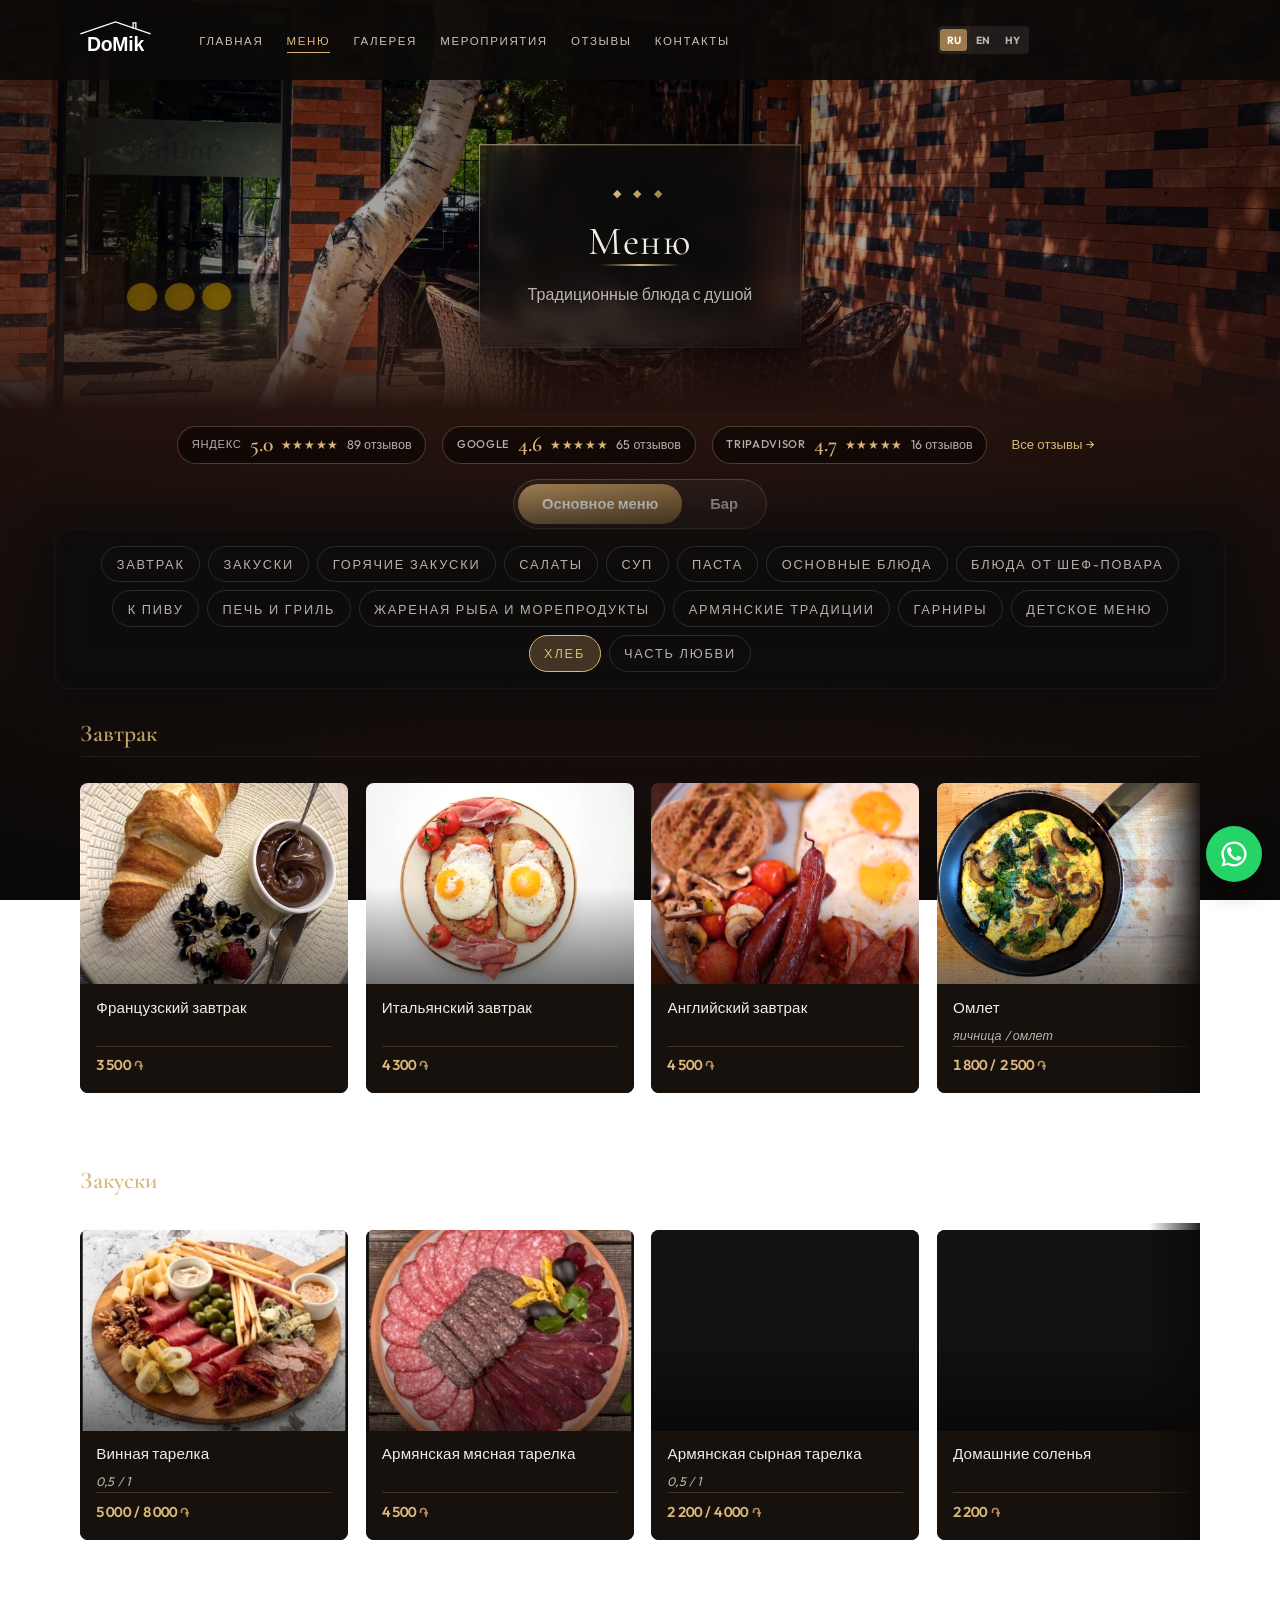
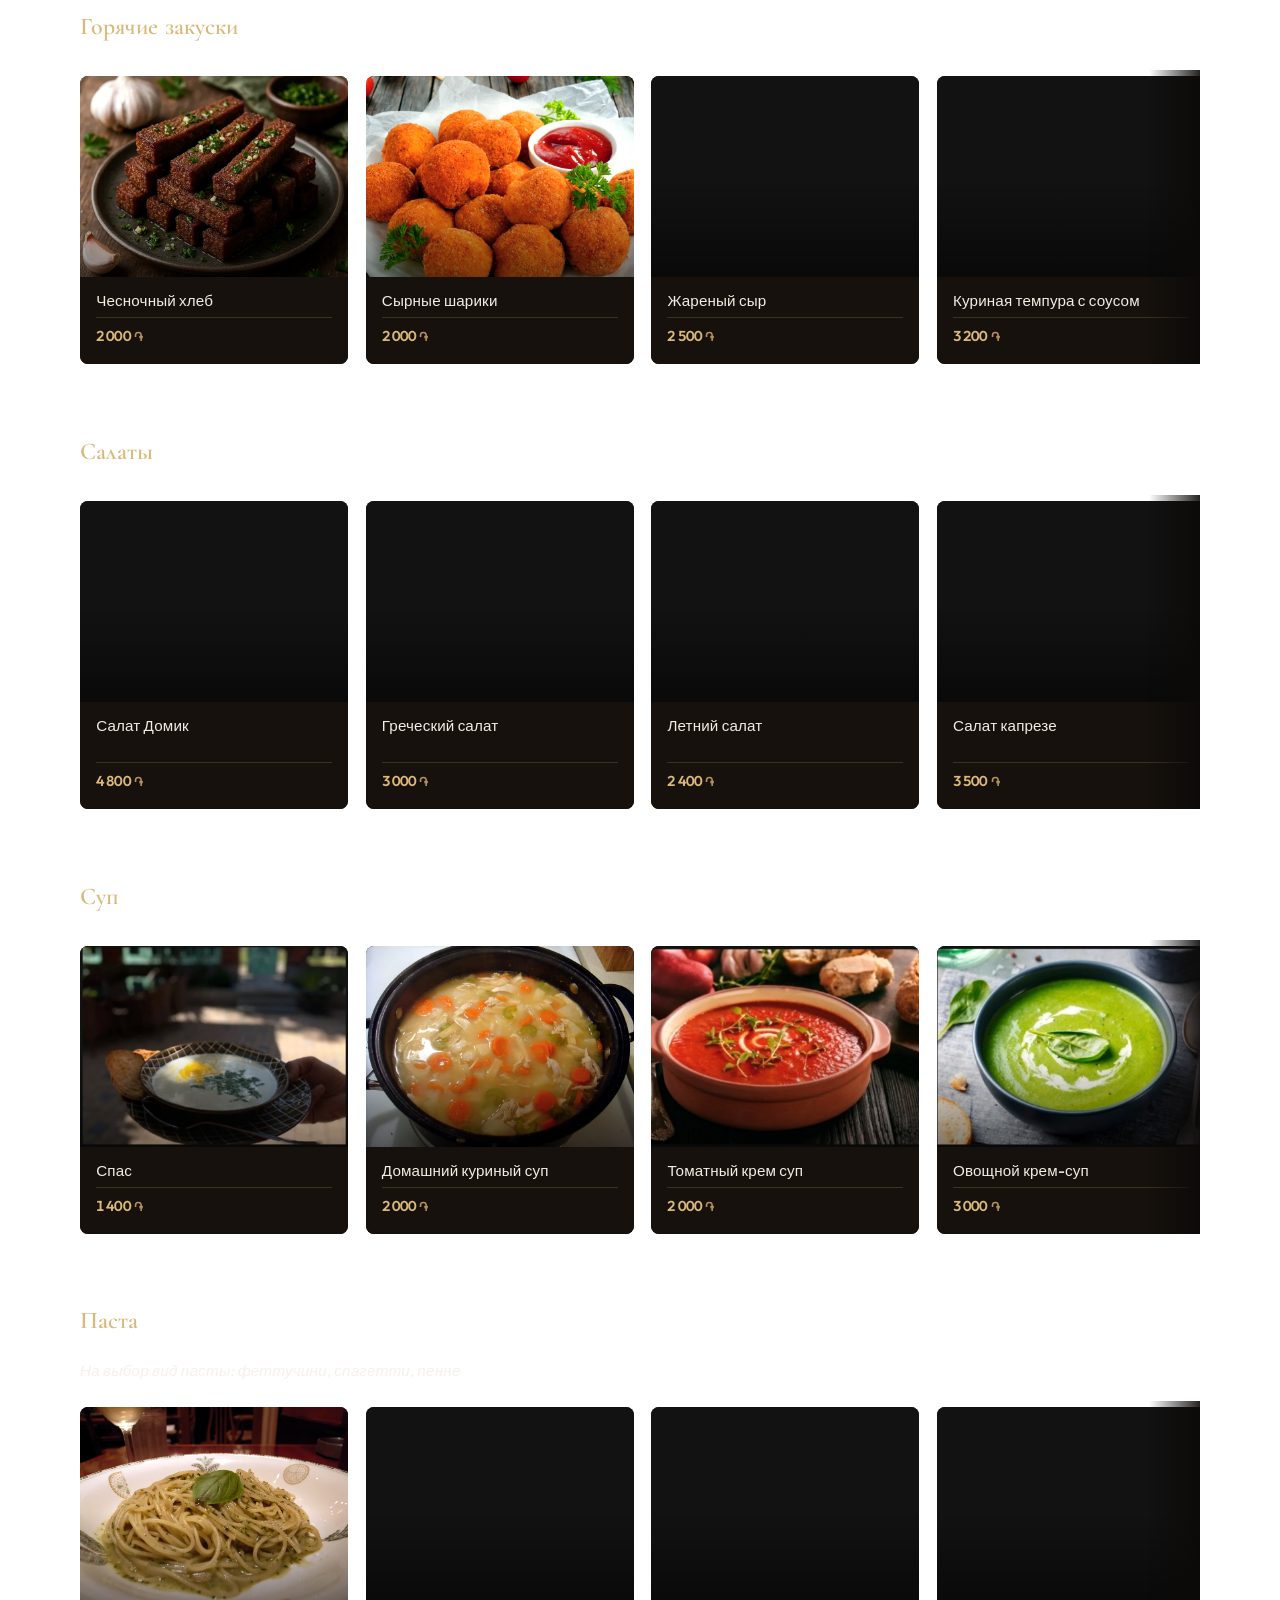
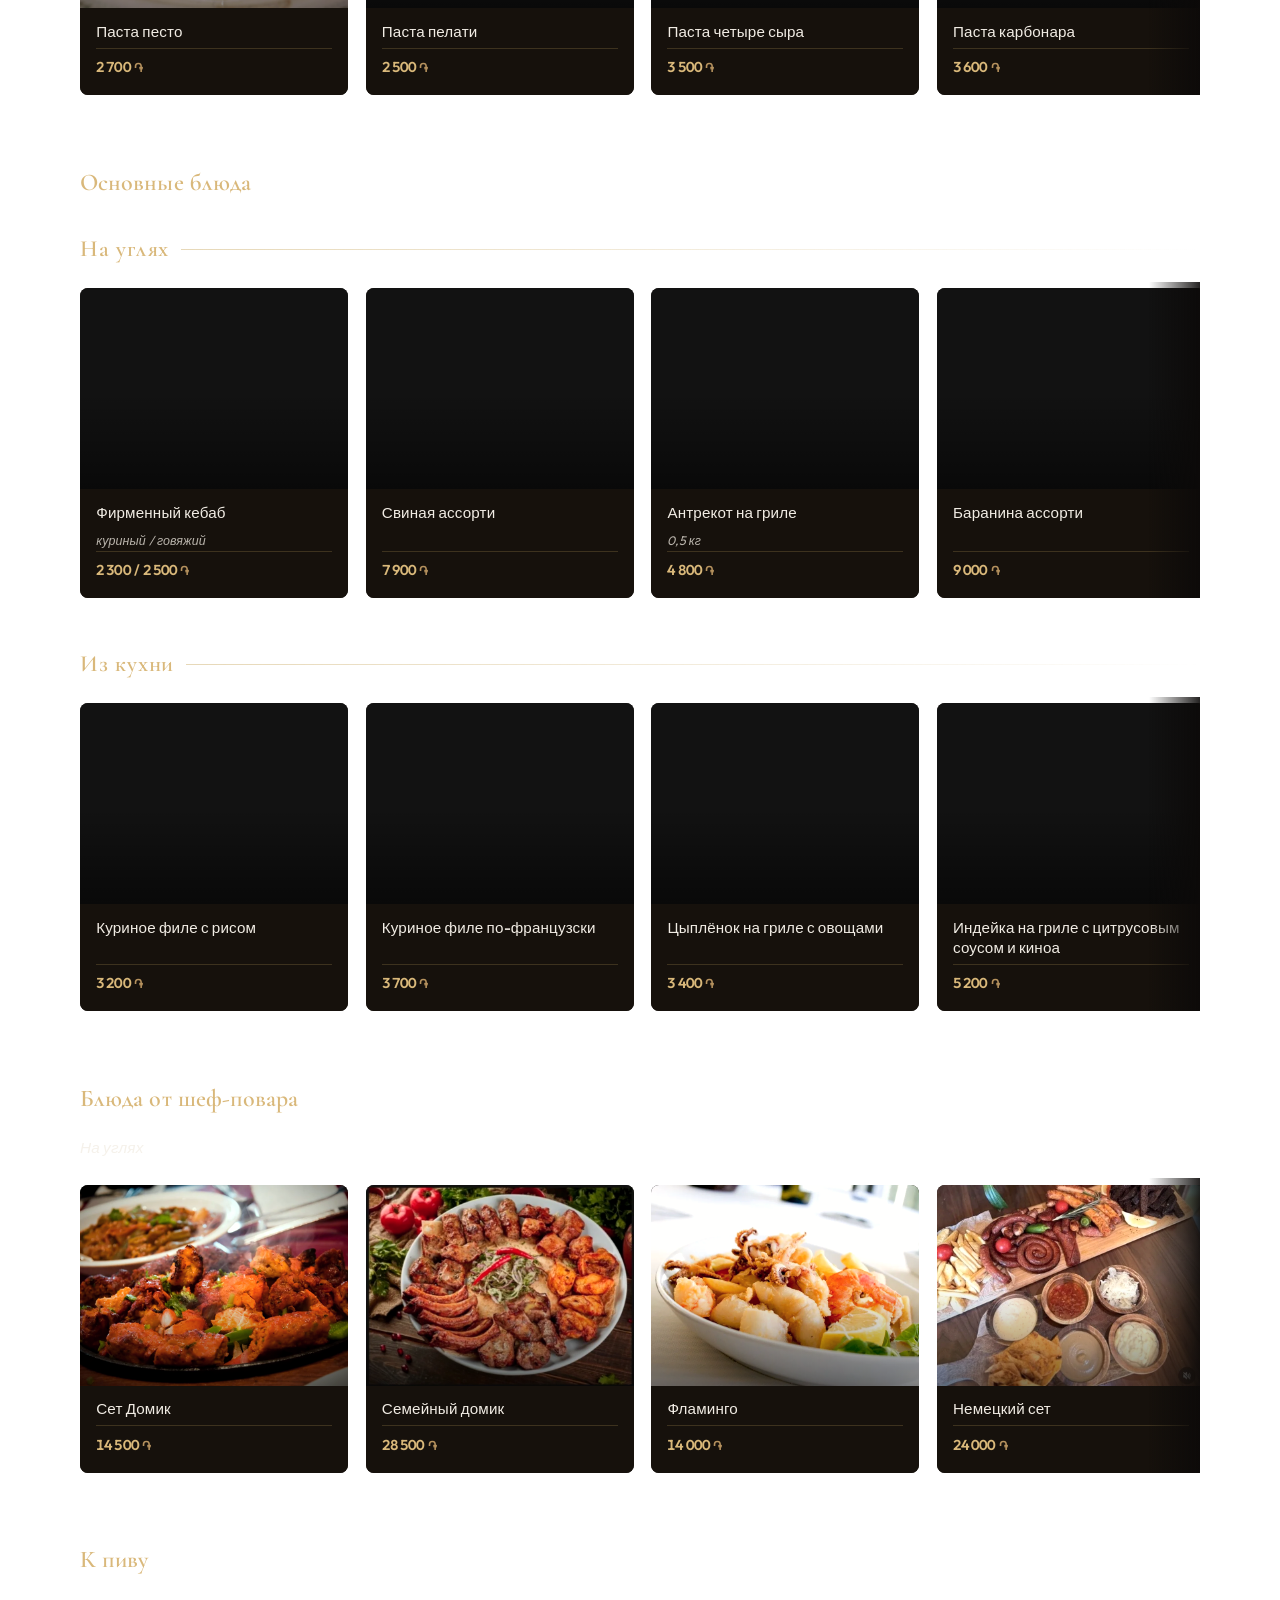
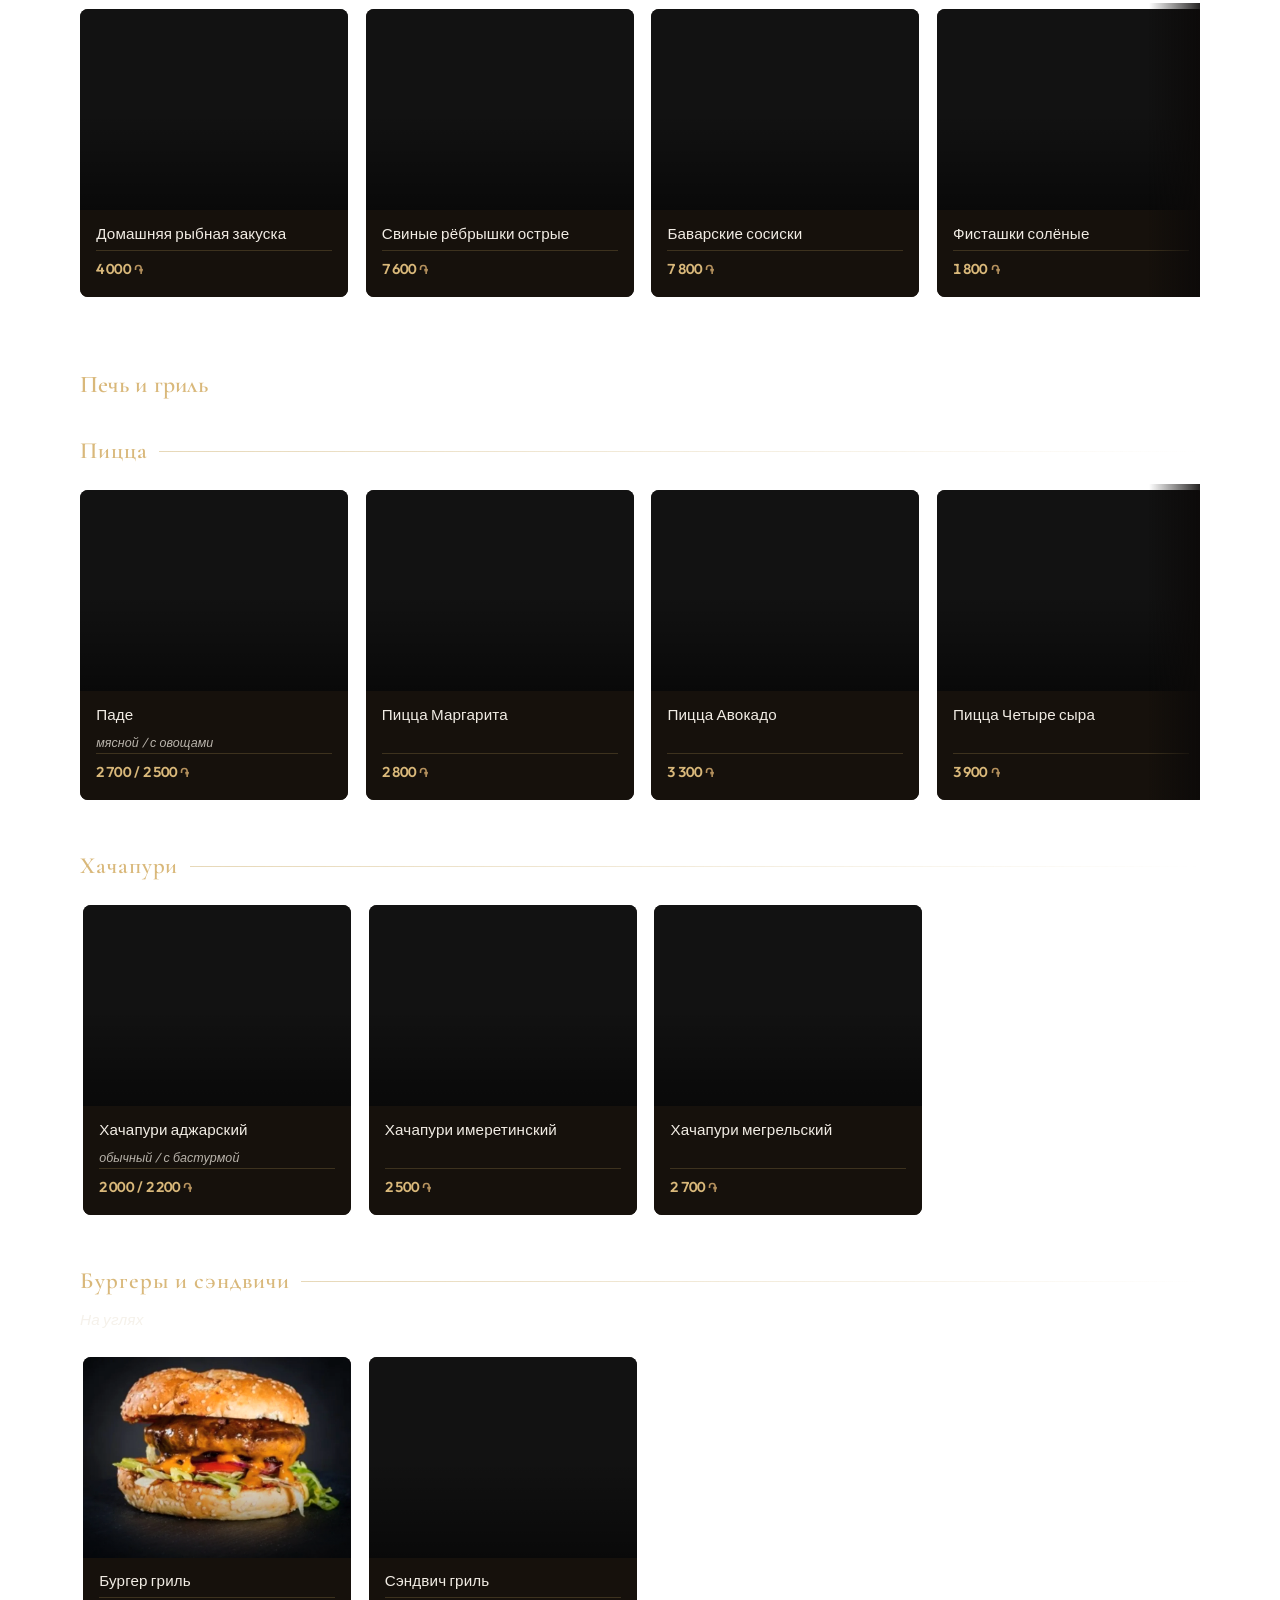
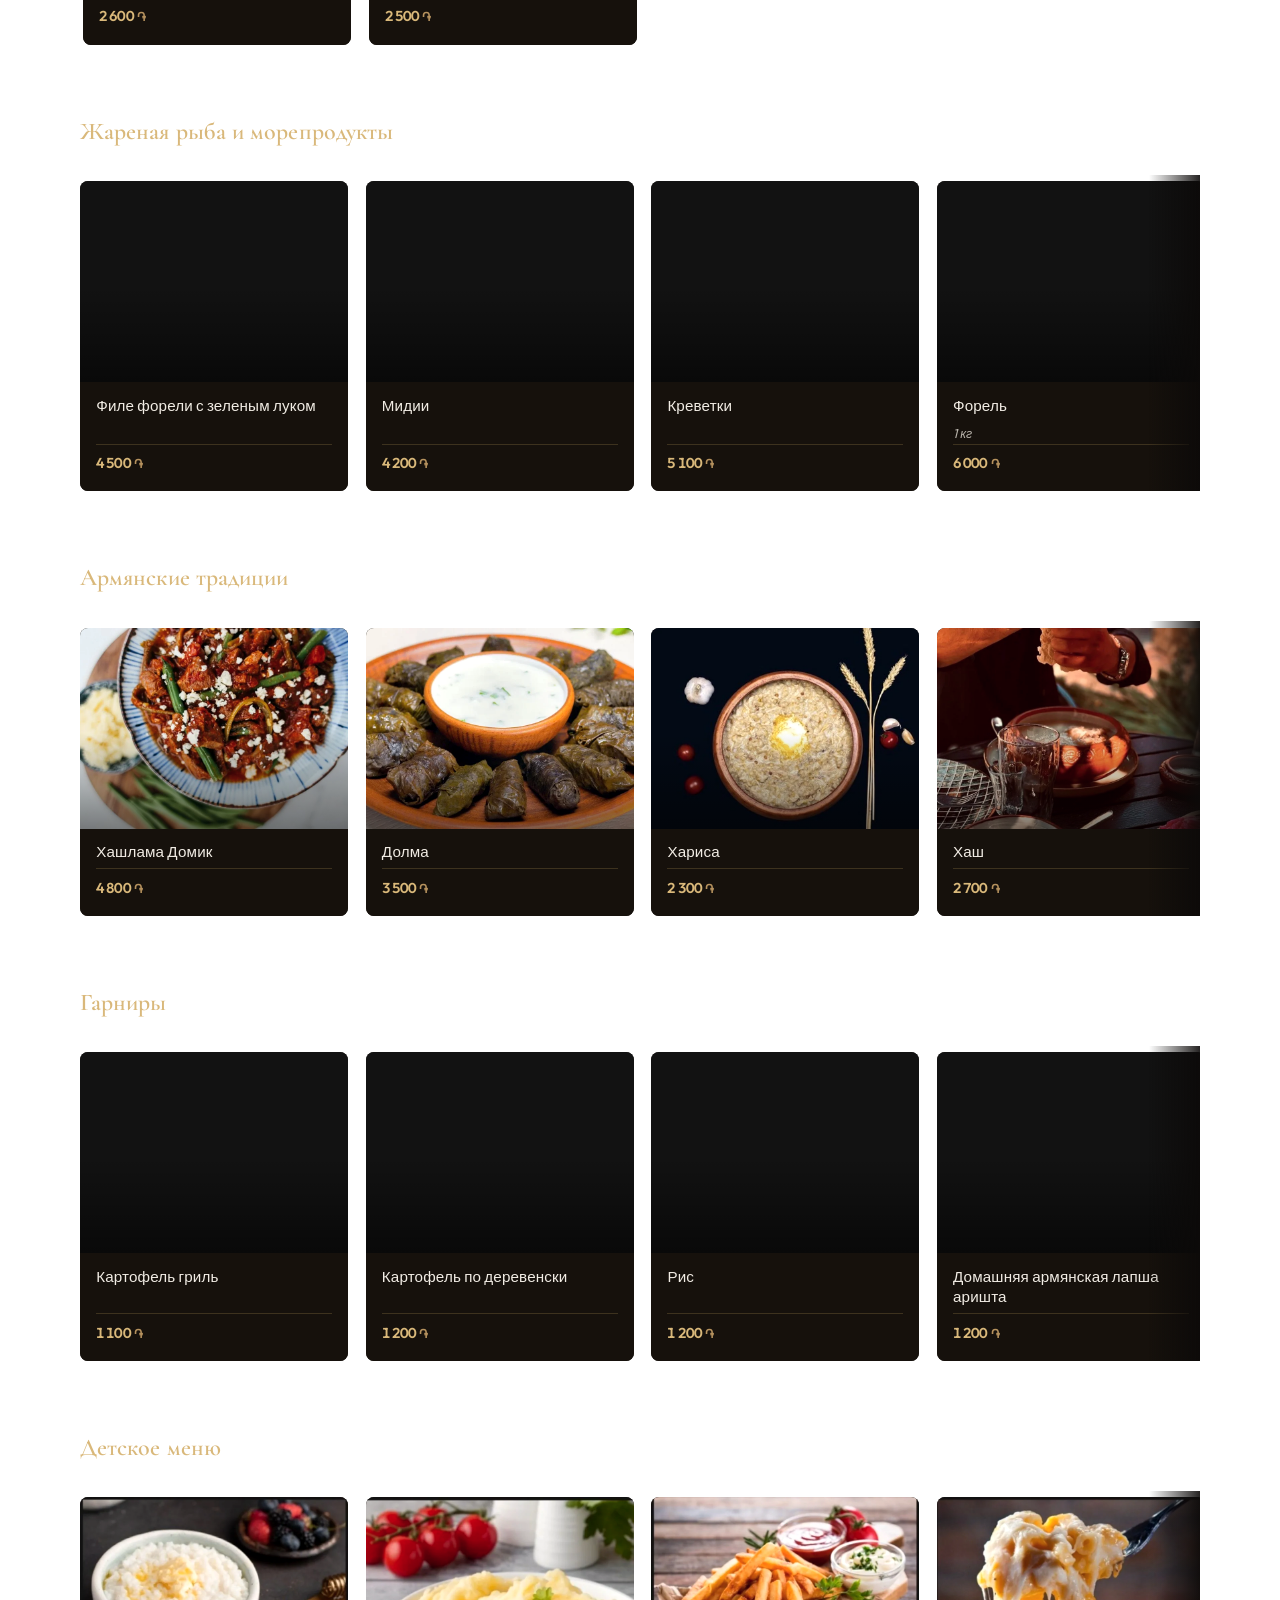
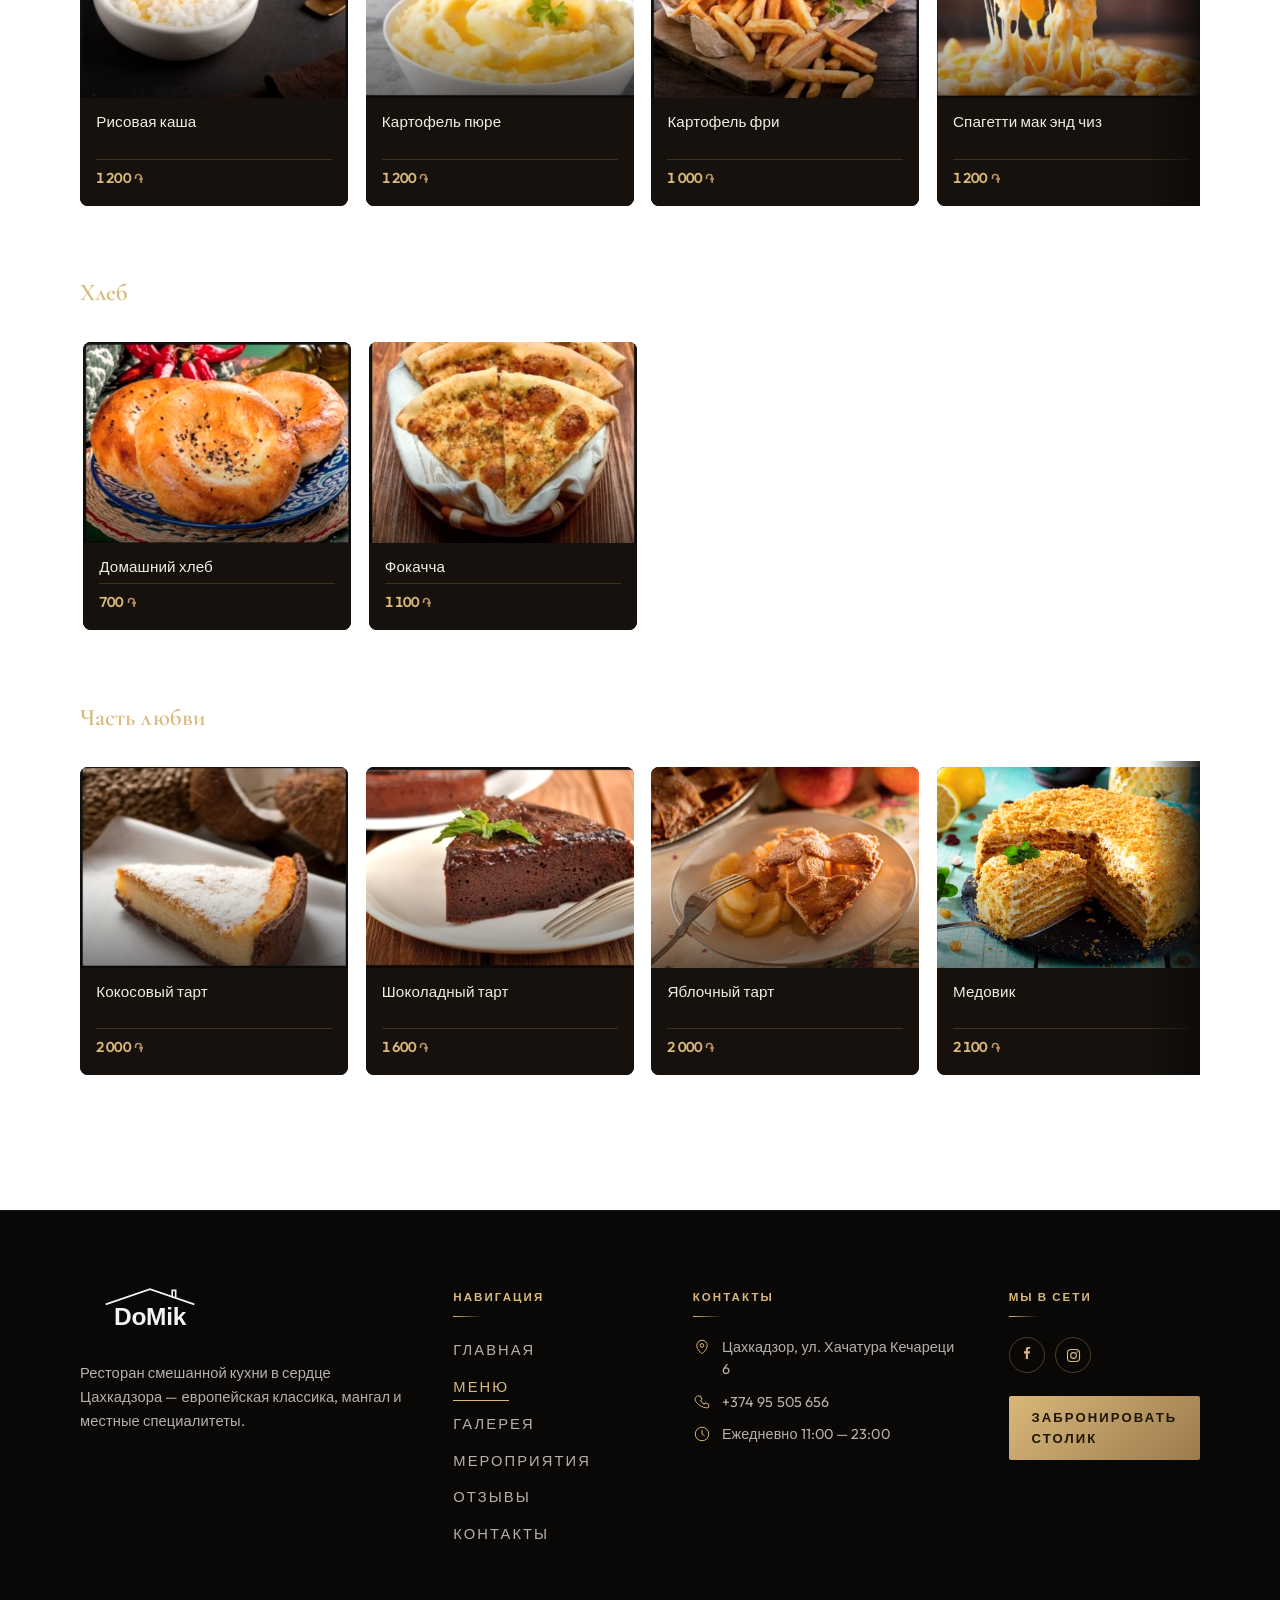
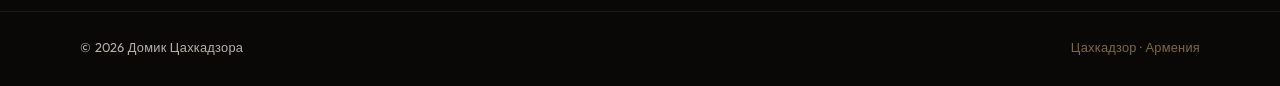
<file: menu.html>
<!DOCTYPE html>
<html lang="ru">
<head>
<meta charset="UTF-8">
<meta name="viewport" content="width=device-width, initial-scale=1.0">
<title data-i18n="meta.menu">Меню и цены — ресторан «Домик Цахкадзора»</title>

<link rel="preconnect" href="https://fonts.googleapis.com">
<link rel="preconnect" href="https://fonts.gstatic.com" crossorigin>
<link href="https://fonts.googleapis.com/css2?family=Cormorant+Garamond:ital,wght@0,300;0,400;0,500;0,600;1,300;1,400&family=Outfit:wght@300;400;500;600&display=swap" rel="stylesheet">

<link rel="preload" as="image" href="img/hero-bg.webp" type="image/webp" fetchpriority="high">
<link rel="stylesheet" href="css/style.css?v=58">
<meta name="description" content="Меню ресторана «Домик Цахкадзора»: закуски, салаты, паста, блюда на углях, рыба и морепродукты, пицца и десерты.">
<meta name="robots" content="index, follow">
<meta name="theme-color" content="#0c0a09">
<link rel="icon" href="favicon.ico" sizes="any">
<link rel="icon" type="image/png" href="img/favicon-32.png">
<link rel="apple-touch-icon" href="img/favicon-180.png">
<meta property="og:type" content="website">
<meta property="og:site_name" content="Домик Цахкадзора">
<meta property="og:title" content="Меню — Домик Цахкадзора">
<meta property="og:description" content="Меню ресторана «Домик Цахкадзора»: закуски, салаты, паста, блюда на углях, рыба и морепродукты, пицца и десерты.">
<meta property="og:image" content="https://domiktsakhadzor.am/img/og-cover.jpg">
<meta property="og:url" content="https://domiktsakhadzor.am/menu.html">
<link rel="canonical" href="https://domiktsakhadzor.am/menu.html">
<meta property="og:locale" content="ru_RU">
<meta name="twitter:card" content="summary_large_image">
</head>
<body class="page-menu">
<header class="site-header">
<div class="nav-inner">
  <div class="nav-left">
    <a href="index.html" class="logo logo--header">
      <img src="img/logo-domik.svg" alt="DoMik" class="logo-mark" width="112" height="38">
    </a>
  </div>
  <nav><ul><li><a href="index.html" data-i18n="nav.home">Главная</a></li><li><a href="menu.html" data-i18n="nav.menu" class="active">Меню</a></li><li><a href="gallery.html" data-i18n="nav.gallery">Галерея</a></li><li><a href="events.html" data-i18n="nav.events">Мероприятия</a></li><li><a href="reviews.html" data-i18n="nav.reviews">Отзывы</a></li><li><a href="contacts.html" data-i18n="nav.contacts">Контакты</a></li></ul></nav>
  <div class="nav-right">
    
<div class="lang-switch" role="group" aria-label="Language">
  <button type="button" data-lang="ru" class="active">RU</button>
  <button type="button" data-lang="en">EN</button>
  <button type="button" data-lang="hy">HY</button>
</div>
    <a href="contacts.html#book" class="btn-book-outline" data-i18n="hero.btn2">Забронировать столик</a>
    <a class="ya-rating" href="https://yandex.com/maps/org/domik/241007402187/" target="_blank" rel="noopener" title="Рейтинг 5,0 в Яндексе">
      <iframe src="https://yandex.ru/sprav/widget/rating-badge/241007402187?type=rating&theme=dark" width="180" height="64" frameborder="0" scrolling="no" loading="lazy" title="Рейтинг в Яндексе"></iframe>
    </a>
    <button class="burger" aria-label="Меню"><span></span><span></span><span></span></button>
  </div>
</div>
</header>
<section class="page-hero page-hero--menu">
  <div class="page-hero__bg" aria-hidden="true"></div>
  <div class="page-hero__overlay" aria-hidden="true"></div>
  <div class="page-hero__frame">
    <span class="page-hero__ornament">◆ ◆ ◆</span>
    <h1 data-i18n="page.menu.h1">Меню</h1>
    <span class="page-hero__line" aria-hidden="true"></span>
    <p data-i18n="page.menu.sub">Традиционная кухня · цены в драмах (֏)</p>
  </div>
</section>
<div id="map-rating-bar" class="map-rating-bar container" hidden aria-label="Рейтинг на картах"></div>
<div class="menu-switch" role="tablist" aria-label="Меню или бар">
  <button type="button" class="menu-switch__btn is-active" data-target="food" role="tab" aria-selected="true" data-tr-en="Main menu" data-tr-hy="Հիմնական մենյու">Основное меню</button>
  <button type="button" class="menu-switch__btn" data-target="bar" role="tab" aria-selected="false" data-tr-en="Bar" data-tr-hy="Բար">Бар</button>
</div>
<div id="menu-food">
<nav class="menu-nav container" aria-label="Разделы меню">
  <a href="#cat-0" class="menu-tab" data-category="cat-0" data-tr-en="Breakfast" data-tr-hy="Նախաճաշ">Завтрак</a>
  <a href="#cat-1" class="menu-tab" data-category="cat-1" data-tr-en="Appetizers" data-tr-hy="Նախուտեստ">Закуски</a>
  <a href="#cat-2" class="menu-tab" data-category="cat-2" data-tr-en="Hot appetizers" data-tr-hy="Տաք նախուտեստ">Горячие закуски</a>
  <a href="#cat-3" class="menu-tab" data-category="cat-3" data-tr-en="Salads" data-tr-hy="Աղցաններ">Салаты</a>
  <a href="#cat-4" class="menu-tab" data-category="cat-4" data-tr-en="Soup" data-tr-hy="Ապուր">Суп</a>
  <a href="#cat-5" class="menu-tab" data-category="cat-5" data-tr-en="Pasta" data-tr-hy="Պաստա">Паста</a>
  <a href="#cat-6" class="menu-tab" data-category="cat-6" data-tr-en="Main dishes" data-tr-hy="Հիմնական ուտեստներ">Основные блюда</a>
  <a href="#cat-7" class="menu-tab" data-category="cat-7" data-tr-en="Chef&#x27;s specials" data-tr-hy="Շեֆ-խոհարարի ուտեստներ">Блюда от шеф-повара</a>
  <a href="#cat-8" class="menu-tab" data-category="cat-8" data-tr-en="With beer" data-tr-hy="Գարեջրի խորտիկներ">К пиву</a>
  <a href="#cat-9" class="menu-tab" data-category="cat-9" data-tr-en="Oven &amp; grill" data-tr-hy="Փուռ և գրիլ">Печь и гриль</a>
  <a href="#cat-10" class="menu-tab" data-category="cat-10" data-tr-en="Fried fish &amp; seafood" data-tr-hy="Գրիլ ձուկ և ծովամթերք">Жареная рыба и морепродукты</a>
  <a href="#cat-11" class="menu-tab" data-category="cat-11" data-tr-en="Armenian traditions" data-tr-hy="Ավանդական հայկական ուտեստներ">Армянские традиции</a>
  <a href="#cat-12" class="menu-tab" data-category="cat-12" data-tr-en="Sides" data-tr-hy="Խավարտ">Гарниры</a>
  <a href="#cat-13" class="menu-tab" data-category="cat-13" data-tr-en="Kids&#x27; menu" data-tr-hy="Մանկական մենյու">Детское меню</a>
  <a href="#cat-14" class="menu-tab" data-category="cat-14" data-tr-en="Bread" data-tr-hy="Հացի տեսականի">Хлеб</a>
  <a href="#cat-15" class="menu-tab" data-category="cat-15" data-tr-en="Desserts" data-tr-hy="Մի կտոր սեր">Часть любви</a>
</nav>
<div class="menu-page-wrap">
  <div class="container menu-page">
      <section class="menu-category" id="cat-0" data-category="cat-0">
        <h3 data-tr-en="Breakfast" data-tr-hy="Նախաճաշ">Завтрак</h3>
        <div class="menu-grid">
        <a href="dish.html?id=french-breakfast2345" class="menu-card menu-card--link" data-dish-id="french-breakfast2345" style="transition-delay:0.00s" aria-label="Французский завтрак — 3 500 ֏"><picture><source srcset="img/menu/frantsuzskiy-zavtrak.webp?v=ctr1" type="image/webp"><img src="img/menu/frantsuzskiy-zavtrak.jpg?v=ctr1" alt="Французский завтрак" width="800" height="600" loading="lazy" decoding="async"></picture><div class="menu-card__body"><span class="menu-card__name" data-tr-en="French Breakfast" data-tr-hy="Ֆրանսիական նախաճաշ">Французский завтрак</span><span class="price">3 500 ֏</span></div></a>
        <a href="dish.html?id=italian-breakfast" class="menu-card menu-card--link" data-dish-id="italian-breakfast" style="transition-delay:0.05s" aria-label="Итальянский завтрак — 4 300 ֏"><picture><source srcset="img/menu/italyanskiy-zavtrak.webp?v=st4" type="image/webp"><img src="img/menu/italyanskiy-zavtrak.jpg?v=st4" alt="Итальянский завтрак" width="800" height="600" loading="lazy" decoding="async"></picture><div class="menu-card__body"><span class="menu-card__name" data-tr-en="Italian breakfast" data-tr-hy="Իտալական նախաճաշ">Итальянский завтрак</span><span class="price">4 300 ֏</span></div></a>
        <a href="dish.html?id=english-breakfast" class="menu-card menu-card--link" data-dish-id="english-breakfast" style="transition-delay:0.10s" aria-label="Английский завтрак — 4 500 ֏"><picture><source srcset="img/menu/english-breakfast.webp?v=st4" type="image/webp"><img src="img/menu/english-breakfast.jpg?v=st4" alt="Английский завтрак" width="800" height="600" loading="lazy" decoding="async"></picture><div class="menu-card__body"><span class="menu-card__name" data-tr-en="English breakfast" data-tr-hy="Անգլիական նախաճաշ">Английский завтрак</span><span class="price">4 500 ֏</span></div></a>
        <a href="dish.html?id=omlet-s-gribami-basturmoi-i-zelenyu" class="menu-card menu-card--link" data-dish-id="omlet-s-gribami-basturmoi-i-zelenyu" style="transition-delay:0.15s" aria-label="Омлет — 1 800 / 2 500 ֏"><picture><source srcset="img/menu/omlet-s-gribami.webp?v=web1" type="image/webp"><img src="img/menu/omlet-s-gribami.jpg?v=web1" alt="Омлет" width="800" height="600" loading="lazy" decoding="async"></picture><div class="menu-card__body"><span class="menu-card__name" data-tr-en="Omelette" data-tr-hy="Ձվածեղ">Омлет</span><span class="menu-card__size" data-tr-en="fried eggs / omelette" data-tr-hy="տապակած ձու / ձվածեղ">яичница / омлет</span><span class="price">1 800 / 2 500 ֏</span></div></a>
        <a href="dish.html?id=chocolate-syrniki" class="menu-card menu-card--link" data-dish-id="chocolate-syrniki" style="transition-delay:0.20s" aria-label="Сырники — 2 000 ֏"><picture><source srcset="img/menu/syrniki-shokoladnye.webp?v=ctr1" type="image/webp"><img src="img/menu/syrniki-shokoladnye.jpg?v=ctr1" alt="Сырники" width="800" height="600" loading="lazy" decoding="async"></picture><div class="menu-card__body"><span class="menu-card__name" data-tr-en="Syrniki" data-tr-hy="Կաթնաշոռով պանրիկներ">Сырники</span><span class="price">2 000 ֏</span></div></a>
        <a href="dish.html?id=pancake-with-nutella-and-poppy-seeds" class="menu-card menu-card--link" data-dish-id="pancake-with-nutella-and-poppy-seeds" style="transition-delay:0.25s" aria-label="Панкейк с нутеллой — 2 100 ֏"><picture><source srcset="img/menu/pankeyk-s-nutelloy.webp?v=ctr1" type="image/webp"><img src="img/menu/pankeyk-s-nutelloy.jpg?v=ctr1" alt="Панкейк с нутеллой" width="800" height="600" loading="lazy" decoding="async"></picture><div class="menu-card__body"><span class="menu-card__name" data-tr-en="Pancake with Nutella" data-tr-hy="Փանքեյք նուտելլայով">Панкейк с нутеллой</span><span class="price">2 100 ֏</span></div></a>
        <a href="dish.html?id=chia-pudding234" class="menu-card menu-card--link" data-dish-id="chia-pudding234" style="transition-delay:0.25s" aria-label="Чиа пудинг — 2 000 ֏"><picture><source srcset="img/menu/chia-puding.webp?v=ctr1" type="image/webp"><img src="img/menu/chia-puding.jpg?v=ctr1" alt="Чиа пудинг" width="800" height="600" loading="lazy" decoding="async"></picture><div class="menu-card__body"><span class="menu-card__name" data-tr-en="Chia pudding" data-tr-hy="Չիա պուդինգ">Чиа пудинг</span><span class="price">2 000 ֏</span></div></a>
        <a href="dish.html?id=croissant" class="menu-card menu-card--link" data-dish-id="croissant" style="transition-delay:0.25s" aria-label="Круассан — 2 200 ֏"><picture><source srcset="img/menu/kruassan.webp?v=cl3" type="image/webp"><img src="img/menu/kruassan.jpg?v=cl3" alt="Круассан" width="800" height="600" loading="lazy" decoding="async"></picture><div class="menu-card__body"><span class="menu-card__name" data-tr-en="Croissant" data-tr-hy="Կրուասան">Круассан</span><span class="price">2 200 ֏</span></div></a>
        </div>
      </section>
      <section class="menu-category" id="cat-1" data-category="cat-1">
        <h3 data-tr-en="Appetizers" data-tr-hy="Նախուտեստ">Закуски</h3>
        <div class="menu-grid">
        <a href="dish.html?id=wine-plate2345" class="menu-card menu-card--link" data-dish-id="wine-plate2345" style="transition-delay:0.00s" aria-label="Винная тарелка — 5 000 / 8 000 ֏"><picture><source srcset="img/menu/vinnaya-tarelka.webp?v=fit800" type="image/webp"><img src="img/menu/vinnaya-tarelka.jpg?v=fit800" alt="Винная тарелка" width="800" height="600" loading="lazy" decoding="async"></picture><div class="menu-card__body"><span class="menu-card__name" data-tr-en="Wine platter" data-tr-hy="Գինու խորտիկների տեսականի">Винная тарелка</span><span class="menu-card__size" data-tr-en="0.5 / 1" data-tr-hy="0,5 / 1">0,5 / 1</span><span class="price">5 000 / 8 000 ֏</span></div></a>
        <a href="dish.html?id=armenian-meat-plate2" class="menu-card menu-card--link" data-dish-id="armenian-meat-plate2" style="transition-delay:0.05s" aria-label="Армянская мясная тарелка — 4 500 ֏"><picture><source srcset="img/menu/armyanskaya-myasnaya-tarel.webp?v=fit800" type="image/webp"><img src="img/menu/armyanskaya-myasnaya-tarel.jpg?v=fit800" alt="Армянская мясная тарелка" width="800" height="600" loading="lazy" decoding="async"></picture><div class="menu-card__body"><span class="menu-card__name" data-tr-en="Armenian meat platter" data-tr-hy="Հայկական մսի տեսականի">Армянская мясная тарелка</span><span class="price">4 500 ֏</span></div></a>
        <a href="dish.html?id=armenian-cheese-plate" class="menu-card menu-card--link" data-dish-id="armenian-cheese-plate" style="transition-delay:0.10s" aria-label="Армянская сырная тарелка — 2 200 / 4 000 ֏"><picture><source srcset="img/menu/armyanskaya-syrnaya-tarel.webp?v=fit800" type="image/webp"><img src="img/menu/armyanskaya-syrnaya-tarel.jpg?v=fit800" alt="Армянская сырная тарелка" width="800" height="600" loading="lazy" decoding="async"></picture><div class="menu-card__body"><span class="menu-card__name" data-tr-en="Armenian cheese platter" data-tr-hy="Հայկական պանրի տեսականի">Армянская сырная тарелка</span><span class="menu-card__size" data-tr-en="0.5 / 1" data-tr-hy="0,5 / 1">0,5 / 1</span><span class="price">2 200 / 4 000 ֏</span></div></a>
        <a href="dish.html?id=pickling" class="menu-card menu-card--link" data-dish-id="pickling" style="transition-delay:0.15s" aria-label="Домашние соленья — 2 200 ֏"><picture><source srcset="img/menu/soleniya.webp?v=fit800" type="image/webp"><img src="img/menu/soleniya.jpg?v=fit800" alt="Домашние соленья" width="800" height="600" loading="lazy" decoding="async"></picture><div class="menu-card__body"><span class="menu-card__name" data-tr-en="Pickles" data-tr-hy="Տնական թթվի տեսականի">Домашние соленья</span><span class="price">2 200 ֏</span></div></a>
        <a href="dish.html?id=armenian-greens234" class="menu-card menu-card--link" data-dish-id="armenian-greens234" style="transition-delay:0.20s" aria-label="Армянская зелень — 1 800 ֏"><picture><source srcset="img/menu/armyanskaya-zelen.webp?v=fit800" type="image/webp"><img src="img/menu/armyanskaya-zelen.jpg?v=fit800" alt="Армянская зелень" width="800" height="600" loading="lazy" decoding="async"></picture><div class="menu-card__body"><span class="menu-card__name" data-tr-en="Armenian greens" data-tr-hy="Հայկական կանաչի">Армянская зелень</span><span class="price">1 800 ֏</span></div></a>
        <a href="dish.html?id=firmennaya-burata" class="menu-card menu-card--link" data-dish-id="firmennaya-burata" style="transition-delay:0.25s" aria-label="Фирменная бурата — 3 800 ֏"><picture><source srcset="img/menu/firmennaya-burata.webp?v=ig1268" type="image/webp"><img src="img/menu/firmennaya-burata.jpg?v=ig1268" alt="Фирменная бурата" width="800" height="600" loading="lazy" decoding="async"></picture><div class="menu-card__body"><span class="menu-card__name" data-tr-en="Signature Burrata" data-tr-hy="Ֆիրմային բուրատա">Фирменная бурата</span><span class="price">3 800 ֏</span></div></a>
        <a href="dish.html?id=bruschetta2345678910" class="menu-card menu-card--link" data-dish-id="bruschetta2345678910" style="transition-delay:0.25s" aria-label="Брускетта с томатами — 2 200 ֏"><picture><source srcset="img/menu/brusketta.webp?v=ctr1" type="image/webp"><img src="img/menu/brusketta.jpg?v=ctr1" alt="Брускетта с томатами" width="800" height="600" loading="lazy" decoding="async"></picture><div class="menu-card__body"><span class="menu-card__name" data-tr-en="Bruschetta" data-tr-hy="Բրուսկետա լոլիկով">Брускетта с томатами</span><span class="price">2 200 ֏</span></div></a>
        <a href="dish.html?id=brusketta-s-tuntsom" class="menu-card menu-card--link" data-dish-id="brusketta-s-tuntsom" style="transition-delay:0.25s" aria-label="Брускетта с тунцом — 2 700 ֏"><picture><source srcset="img/menu/brusketta-s-tuntsom.webp?v=cl1" type="image/webp"><img src="img/menu/brusketta-s-tuntsom.jpg?v=cl1" alt="Брускетта с тунцом" width="800" height="600" loading="lazy" decoding="async"></picture><div class="menu-card__body"><span class="menu-card__name" data-tr-en="Tuna bruschetta" data-tr-hy="Բրուսկետա թունայով">Брускетта с тунцом</span><span class="price">2 700 ֏</span></div></a>
        <a href="dish.html?id=hummus23456789101112131415161718" class="menu-card menu-card--link" data-dish-id="hummus23456789101112131415161718" style="transition-delay:0.25s" aria-label="Хумус — 1 200 ֏"><picture><source srcset="img/menu/khumus.webp?v=fit800" type="image/webp"><img src="img/menu/khumus.jpg?v=fit800" alt="Хумус" width="800" height="600" loading="lazy" decoding="async"></picture><div class="menu-card__body"><span class="menu-card__name" data-tr-en="Hummus" data-tr-hy="Հումուս">Хумус</span><span class="price">1 200 ֏</span></div></a>
        <a href="dish.html?id=rezhan234567891011" class="menu-card menu-card--link" data-dish-id="rezhan234567891011" style="transition-delay:0.25s" aria-label="Режан — 1 200 ֏"><picture><source srcset="img/menu/rezhan.webp?v=fit800" type="image/webp"><img src="img/menu/rezhan.jpg?v=fit800" alt="Режан" width="800" height="600" loading="lazy" decoding="async"></picture><div class="menu-card__body"><span class="menu-card__name" data-tr-en="Olivier salad" data-tr-hy="Ռեժան">Режан</span><span class="price">1 200 ֏</span></div></a>
        <a href="dish.html?id=matsun-expressed" class="menu-card menu-card--link" data-dish-id="matsun-expressed" style="transition-delay:0.25s" aria-label="Мацун сцеженный — 1 200 ֏"><picture><source srcset="img/menu/matsun-stsezhenyy.webp?v=fit800" type="image/webp"><img src="img/menu/matsun-stsezhenyy.jpg?v=fit800" alt="Мацун сцеженный" width="800" height="600" loading="lazy" decoding="async"></picture><div class="menu-card__body"><span class="menu-card__name" data-tr-en="Strained matsoni" data-tr-hy="Քամած մածուն">Мацун сцеженный</span><span class="price">1 200 ֏</span></div></a>
        </div>
      </section>
      <section class="menu-category" id="cat-2" data-category="cat-2">
        <h3 data-tr-en="Hot appetizers" data-tr-hy="Տաք նախուտեստ">Горячие закуски</h3>
        <div class="menu-grid">
        <a href="dish.html?id=chesnochnyi-hleb" class="menu-card menu-card--link" data-dish-id="chesnochnyi-hleb" style="transition-delay:0.00s" aria-label="Чесночный хлеб — 2 000 ֏"><picture><source srcset="img/menu/chesnochnyy-khleb.webp?v=r1" type="image/webp"><img src="img/menu/chesnochnyy-khleb.jpg?v=r1" alt="Чесночный хлеб" width="800" height="600" loading="lazy" decoding="async"></picture><div class="menu-card__body"><span class="menu-card__name" data-tr-en="Garlic bread" data-tr-hy="Սխտորով հաց">Чесночный хлеб</span><span class="price">2 000 ֏</span></div></a>
        <a href="dish.html?id=syrnye-shariki" class="menu-card menu-card--link" data-dish-id="syrnye-shariki" style="transition-delay:0.05s" aria-label="Сырные шарики — 2 000 ֏"><picture><source srcset="img/menu/syrnye-shariki.webp?v=r1" type="image/webp"><img src="img/menu/syrnye-shariki.jpg?v=r1" alt="Сырные шарики" width="800" height="600" loading="lazy" decoding="async"></picture><div class="menu-card__body"><span class="menu-card__name" data-tr-en="Cheese balls" data-tr-hy="Պանրի գնդիկներ">Сырные шарики</span><span class="price">2 000 ֏</span></div></a>
        <a href="dish.html?id=grilled-cheese2" class="menu-card menu-card--link" data-dish-id="grilled-cheese2" style="transition-delay:0.10s" aria-label="Жареный сыр — 2 500 ֏"><picture><source srcset="img/menu/zharenyy-syr.webp?v=fit800" type="image/webp"><img src="img/menu/zharenyy-syr.jpg?v=fit800" alt="Жареный сыр" width="800" height="600" loading="lazy" decoding="async"></picture><div class="menu-card__body"><span class="menu-card__name" data-tr-en="Fried cheese" data-tr-hy="Տապակած պանիր">Жареный сыр</span><span class="price">2 500 ֏</span></div></a>
        <a href="dish.html?id=kurinaya-tempura-s-sousom" class="menu-card menu-card--link" data-dish-id="kurinaya-tempura-s-sousom" style="transition-delay:0.15s" aria-label="Куриная темпура с соусом — 3 200 ֏"><picture><source srcset="img/menu/kurinaya-tempura.webp?v=cl1" type="image/webp"><img src="img/menu/kurinaya-tempura.jpg?v=cl1" alt="Куриная темпура с соусом" width="800" height="600" loading="lazy" decoding="async"></picture><div class="menu-card__body"><span class="menu-card__name" data-tr-en="Chicken tempura with sauce" data-tr-hy="Հավի տեմպուրա սոուսով">Куриная темпура с соусом</span><span class="price">3 200 ֏</span></div></a>
        <a href="dish.html?id=blinchiki-s-myasom" class="menu-card menu-card--link" data-dish-id="blinchiki-s-myasom" style="transition-delay:0.20s" aria-label="Блинчики с мясом — 1 800 ֏"><picture><source srcset="img/menu/blinchiki-s-myasom.webp?v=web1" type="image/webp"><img src="img/menu/blinchiki-s-myasom.jpg?v=web1" alt="Блинчики с мясом" width="800" height="600" loading="lazy" decoding="async"></picture><div class="menu-card__body"><span class="menu-card__name" data-tr-en="Crepes with Meat" data-tr-hy="Մսով նրբաբլիթ">Блинчики с мясом</span><span class="price">1 800 ֏</span></div></a>
        <a href="dish.html?id=tako-s-kuritsei" class="menu-card menu-card--link" data-dish-id="tako-s-kuritsei" style="transition-delay:0.25s" aria-label="Тако с курицей — 3 200 ֏"><picture><source srcset="img/menu/tako-s-kuritsey.webp?v=web1" type="image/webp"><img src="img/menu/tako-s-kuritsey.jpg?v=web1" alt="Тако с курицей" width="800" height="600" loading="lazy" decoding="async"></picture><div class="menu-card__body"><span class="menu-card__name" data-tr-en="Chicken Tacos" data-tr-hy="Տակո հավով">Тако с курицей</span><span class="price">3 200 ֏</span></div></a>
        <a href="dish.html?id=tako-s-krevetkami" class="menu-card menu-card--link" data-dish-id="tako-s-krevetkami" style="transition-delay:0.25s" aria-label="Тако с креветками — 3 500 ֏"><picture><source srcset="img/menu/tako-s-krevetkami.webp?v=web1" type="image/webp"><img src="img/menu/tako-s-krevetkami.jpg?v=web1" alt="Тако с креветками" width="800" height="600" loading="lazy" decoding="async"></picture><div class="menu-card__body"><span class="menu-card__name" data-tr-en="Shrimp Tacos" data-tr-hy="Տակո ծովախեցգետնով">Тако с креветками</span><span class="price">3 500 ֏</span></div></a>
        <a href="dish.html?id=kesadilya-s-kuritsei" class="menu-card menu-card--link" data-dish-id="kesadilya-s-kuritsei" style="transition-delay:0.25s" aria-label="Кесадилья с курицей — 2 500 ֏"><picture><source srcset="img/menu/kesadilya-s-kuritsey.webp?v=ku2" type="image/webp"><img src="img/menu/kesadilya-s-kuritsey.jpg?v=ku2" alt="Кесадилья с курицей" width="800" height="600" loading="lazy" decoding="async"></picture><div class="menu-card__body"><span class="menu-card__name" data-tr-en="Chicken quesadilla" data-tr-hy="Կեսադիլյա հավի մսով">Кесадилья с курицей</span><span class="price">2 500 ֏</span></div></a>
        <a href="dish.html?id=kesadilya-s-govyadinoi" class="menu-card menu-card--link" data-dish-id="kesadilya-s-govyadinoi" style="transition-delay:0.25s" aria-label="Кесадилья с говядиной — 2 500 ֏"><picture><source srcset="img/menu/kesadilya-s-govyadinoy.webp?v=cl1" type="image/webp"><img src="img/menu/kesadilya-s-govyadinoy.jpg?v=cl1" alt="Кесадилья с говядиной" width="800" height="600" loading="lazy" decoding="async"></picture><div class="menu-card__body"><span class="menu-card__name" data-tr-en="Beef quesadilla" data-tr-hy="Կեսադիլյա տավարի մսով">Кесадилья с говядиной</span><span class="price">2 500 ֏</span></div></a>
        </div>
      </section>
      <section class="menu-category" id="cat-3" data-category="cat-3">
        <h3 data-tr-en="Salads" data-tr-hy="Աղցաններ">Салаты</h3>
        <div class="menu-grid">
        <a href="dish.html?id=salad-domik" class="menu-card menu-card--link" data-dish-id="salad-domik" style="transition-delay:0.00s" aria-label="Салат Домик — 4 800 ֏"><picture><source srcset="img/menu/salat-domik.webp?v=ctr1" type="image/webp"><img src="img/menu/salat-domik.jpg?v=ctr1" alt="Салат Домик" width="800" height="600" loading="lazy" decoding="async"></picture><div class="menu-card__body"><span class="menu-card__name" data-tr-en="DoMik salad" data-tr-hy="DoMik աղցան">Салат Домик</span><span class="price">4 800 ֏</span></div></a>
        <a href="dish.html?id=greek-salad23456789101112131415161718192021222324252627282930313233343536373839404142434445464748495051525354555657" class="menu-card menu-card--link" data-dish-id="greek-salad23456789101112131415161718192021222324252627282930313233343536373839404142434445464748495051525354555657" style="transition-delay:0.05s" aria-label="Греческий салат — 3 000 ֏"><picture><source srcset="img/menu/grecheskiy-salat.webp?v=fit800" type="image/webp"><img src="img/menu/grecheskiy-salat.jpg?v=fit800" alt="Греческий салат" width="800" height="600" loading="lazy" decoding="async"></picture><div class="menu-card__body"><span class="menu-card__name" data-tr-en="Greek salad" data-tr-hy="Հունական">Греческий салат</span><span class="price">3 000 ֏</span></div></a>
        <a href="dish.html?id=summer-salad2345678910111213141516171819202122232425262728293031323334" class="menu-card menu-card--link" data-dish-id="summer-salad2345678910111213141516171819202122232425262728293031323334" style="transition-delay:0.10s" aria-label="Летний салат — 2 400 ֏"><picture><source srcset="img/menu/letnyy-salat.webp?v=fit800" type="image/webp"><img src="img/menu/letnyy-salat.jpg?v=fit800" alt="Летний салат" width="800" height="600" loading="lazy" decoding="async"></picture><div class="menu-card__body"><span class="menu-card__name" data-tr-en="Summer salad" data-tr-hy="Ամառային">Летний салат</span><span class="price">2 400 ֏</span></div></a>
        <a href="dish.html?id=caprese-salad2345" class="menu-card menu-card--link" data-dish-id="caprese-salad2345" style="transition-delay:0.15s" aria-label="Салат капрезе — 3 500 ֏"><picture><source srcset="img/menu/salat-kapreze.webp?v=fit800" type="image/webp"><img src="img/menu/salat-kapreze.jpg?v=fit800" alt="Салат капрезе" width="800" height="600" loading="lazy" decoding="async"></picture><div class="menu-card__body"><span class="menu-card__name" data-tr-en="Caprese salad" data-tr-hy="Կապրեզե">Салат капрезе</span><span class="price">3 500 ֏</span></div></a>
        <a href="dish.html?id=burata" class="menu-card menu-card--link" data-dish-id="burata" style="transition-delay:0.20s" aria-label="Классическая бурата — 3 300 ֏"><picture><source srcset="img/menu/klassicheskaya-burata.webp?v=web2" type="image/webp"><img src="img/menu/klassicheskaya-burata.jpg?v=web2" alt="Классическая бурата" width="800" height="600" loading="lazy" decoding="async"></picture><div class="menu-card__body"><span class="menu-card__name" data-tr-en="Burrata" data-tr-hy="Դասական բուրատա">Классическая бурата</span><span class="price">3 300 ֏</span></div></a>
        <a href="dish.html?id=caesar-salad2345678910111213141516171819202122232425262728293031" class="menu-card menu-card--link" data-dish-id="caesar-salad2345678910111213141516171819202122232425262728293031" style="transition-delay:0.25s" aria-label="Салат цезарь — 3 000 ֏"><picture><source srcset="img/menu/salat-tsezar.webp?v=fit800" type="image/webp"><img src="img/menu/salat-tsezar.jpg?v=fit800" alt="Салат цезарь" width="800" height="600" loading="lazy" decoding="async"></picture><div class="menu-card__body"><span class="menu-card__name" data-tr-en="Caesar salad" data-tr-hy="Կեսար հավով">Салат цезарь</span><span class="price">3 000 ֏</span></div></a>
        <a href="dish.html?id=tsezar-s-krevetkami" class="menu-card menu-card--link" data-dish-id="tsezar-s-krevetkami" style="transition-delay:0.25s" aria-label="Цезарь с креветками — 3 500 ֏"><picture><source srcset="img/menu/tsezar-s-krevetkami.webp?v=web1" type="image/webp"><img src="img/menu/tsezar-s-krevetkami.jpg?v=web1" alt="Цезарь с креветками" width="800" height="600" loading="lazy" decoding="async"></picture><div class="menu-card__body"><span class="menu-card__name" data-tr-en="Caesar with Shrimp" data-tr-hy="Կեսար ծովախեցգետնով">Цезарь с креветками</span><span class="price">3 500 ֏</span></div></a>
        <a href="dish.html?id=angus-steak-salad" class="menu-card menu-card--link" data-dish-id="angus-steak-salad" style="transition-delay:0.25s" aria-label="Салат из стейка ангус — 4 500 ֏"><picture><source srcset="img/menu/salat-iz-steyka-angus.webp?v=fit800" type="image/webp"><img src="img/menu/salat-iz-steyka-angus.jpg?v=fit800" alt="Салат из стейка ангус" width="800" height="600" loading="lazy" decoding="async"></picture><div class="menu-card__body"><span class="menu-card__name" data-tr-en="Angus steak salad" data-tr-hy="Անգուս սթեյք աղցան">Салат из стейка ангус</span><span class="price">4 500 ֏</span></div></a>
        <a href="dish.html?id=armenian-salad23" class="menu-card menu-card--link" data-dish-id="armenian-salad23" style="transition-delay:0.25s" aria-label="Армянский салат с гранатовым соусом — 4 000 ֏"><picture><source srcset="img/menu/armyanskiy-salat.webp?v=ctr1" type="image/webp"><img src="img/menu/armyanskiy-salat.jpg?v=ctr1" alt="Армянский салат с гранатовым соусом" width="800" height="600" loading="lazy" decoding="async"></picture><div class="menu-card__body"><span class="menu-card__name" data-tr-en="Armenian salad" data-tr-hy="Հայկական աղցան նռան սոուսով">Армянский салат с гранатовым соусом</span><span class="price">4 000 ֏</span></div></a>
        <a href="dish.html?id=gourmet-salad" class="menu-card menu-card--link" data-dish-id="gourmet-salad" style="transition-delay:0.25s" aria-label="Салат гурман — 3 900 ֏"><picture><source srcset="img/menu/salat-gurman.webp?v=st4" type="image/webp"><img src="img/menu/salat-gurman.jpg?v=st4" alt="Салат гурман" width="800" height="600" loading="lazy" decoding="async"></picture><div class="menu-card__body"><span class="menu-card__name" data-tr-en="Gourmet salad" data-tr-hy="Գուրման աղցան">Салат гурман</span><span class="price">3 900 ֏</span></div></a>
        <a href="dish.html?id=salad-with-shrimp2345" class="menu-card menu-card--link" data-dish-id="salad-with-shrimp2345" style="transition-delay:0.25s" aria-label="Салат с креветками — 4 800 ֏"><picture><source srcset="img/menu/salat-s-krevetkami.webp?v=fit800" type="image/webp"><img src="img/menu/salat-s-krevetkami.jpg?v=fit800" alt="Салат с креветками" width="800" height="600" loading="lazy" decoding="async"></picture><div class="menu-card__body"><span class="menu-card__name" data-tr-en="Shrimp salad" data-tr-hy="Ծովախեցգետնով աղցան">Салат с креветками</span><span class="price">4 800 ֏</span></div></a>
        <a href="dish.html?id=salat-s-tuntsom" class="menu-card menu-card--link" data-dish-id="salat-s-tuntsom" style="transition-delay:0.25s" aria-label="Салат с тунцом — 4 500 ֏"><picture><source srcset="img/menu/salat-s-tuntsom.webp?v=cl1" type="image/webp"><img src="img/menu/salat-s-tuntsom.jpg?v=cl1" alt="Салат с тунцом" width="800" height="600" loading="lazy" decoding="async"></picture><div class="menu-card__body"><span class="menu-card__name" data-tr-en="Tuna salad" data-tr-hy="Թունայով աղցան">Салат с тунцом</span><span class="price">4 500 ֏</span></div></a>
        </div>
      </section>
      <section class="menu-category" id="cat-4" data-category="cat-4">
        <h3 data-tr-en="Soup" data-tr-hy="Ապուր">Суп</h3>
        <div class="menu-grid">
        <a href="dish.html?id=spas23456789101112131415161718192021222324252627282930" class="menu-card menu-card--link" data-dish-id="spas23456789101112131415161718192021222324252627282930" style="transition-delay:0.00s" aria-label="Спас — 1 400 ֏"><picture><source srcset="img/menu/spas.webp?v=fit800" type="image/webp"><img src="img/menu/spas.jpg?v=fit800" alt="Спас" width="800" height="600" loading="lazy" decoding="async"></picture><div class="menu-card__body"><span class="menu-card__name" data-tr-en="Spas" data-tr-hy="Սպաս">Спас</span><span class="price">1 400 ֏</span></div></a>
        <a href="dish.html?id=domashnii-kurinyi-sup" class="menu-card menu-card--link" data-dish-id="domashnii-kurinyi-sup" style="transition-delay:0.05s" aria-label="Домашний куриный суп — 2 000 ֏"><picture><source srcset="img/menu/domashniy-kurinyy-sup.webp?v=web1" type="image/webp"><img src="img/menu/domashniy-kurinyy-sup.jpg?v=web1" alt="Домашний куриный суп" width="800" height="600" loading="lazy" decoding="async"></picture><div class="menu-card__body"><span class="menu-card__name" data-tr-en="Homemade Chicken Soup" data-tr-hy="Տնական հավով ապուր">Домашний куриный суп</span><span class="price">2 000 ֏</span></div></a>
        <a href="dish.html?id=tomato-cream-soup234567" class="menu-card menu-card--link" data-dish-id="tomato-cream-soup234567" style="transition-delay:0.10s" aria-label="Томатный крем суп — 2 000 ֏"><picture><source srcset="img/menu/tomatnyy-krem-sup.webp?v=fit800" type="image/webp"><img src="img/menu/tomatnyy-krem-sup.jpg?v=fit800" alt="Томатный крем суп" width="800" height="600" loading="lazy" decoding="async"></picture><div class="menu-card__body"><span class="menu-card__name" data-tr-en="Tomato cream soup" data-tr-hy="Լոլիկով կրեմ ապուր">Томатный крем суп</span><span class="price">2 000 ֏</span></div></a>
        <a href="dish.html?id=cream-soup2" class="menu-card menu-card--link" data-dish-id="cream-soup2" style="transition-delay:0.15s" aria-label="Овощной крем-суп — 3 000 ֏"><picture><source srcset="img/menu/krem-sup.webp?v=fit800" type="image/webp"><img src="img/menu/krem-sup.jpg?v=fit800" alt="Овощной крем-суп" width="800" height="600" loading="lazy" decoding="async"></picture><div class="menu-card__body"><span class="menu-card__name" data-tr-en="Cream soup" data-tr-hy="բանջարեղենով կրեմ ապուր">Овощной крем-суп</span><span class="price">3 000 ֏</span></div></a>
        <a href="dish.html?id=mexican-soup23" class="menu-card menu-card--link" data-dish-id="mexican-soup23" style="transition-delay:0.20s" aria-label="Суп мексиканский — 3 000 ֏"><picture><source srcset="img/menu/sup-meksikanskiy.webp?v=fit800" type="image/webp"><img src="img/menu/sup-meksikanskiy.jpg?v=fit800" alt="Суп мексиканский" width="800" height="600" loading="lazy" decoding="async"></picture><div class="menu-card__body"><span class="menu-card__name" data-tr-en="Mexican soup" data-tr-hy="Մեքսիկական ապուր">Суп мексиканский</span><span class="price">3 000 ֏</span></div></a>
        <a href="dish.html?id=slavic-solyanka" class="menu-card menu-card--link" data-dish-id="slavic-solyanka" style="transition-delay:0.25s" aria-label="Славянская солянка — 2 300 ֏"><picture><source srcset="img/menu/slavyanskaya-solyanka.webp?v=ig3" type="image/webp"><img src="img/menu/slavyanskaya-solyanka.jpg?v=ig3" alt="Славянская солянка" width="800" height="600" loading="lazy" decoding="async"></picture><div class="menu-card__body"><span class="menu-card__name" data-tr-en="Slavic solyanka" data-tr-hy="Սլավոնական Սոլյանկա">Славянская солянка</span><span class="price">2 300 ֏</span></div></a>
        <a href="dish.html?id=seafood-soup23456789101112" class="menu-card menu-card--link" data-dish-id="seafood-soup23456789101112" style="transition-delay:0.25s" aria-label="Суп из морепродуктов — 4 000 ֏"><picture><source srcset="img/menu/sup-iz-moreproduktov.webp?v=red1" type="image/webp"><img src="img/menu/sup-iz-moreproduktov.jpg?v=red1" alt="Суп из морепродуктов" width="800" height="600" loading="lazy" decoding="async"></picture><div class="menu-card__body"><span class="menu-card__name" data-tr-en="Seafood soup" data-tr-hy="Ծովամթերքով ապուր">Суп из морепродуктов</span><span class="price">4 000 ֏</span></div></a>
        </div>
      </section>
      <section class="menu-category" id="cat-5" data-category="cat-5">
        <h3 data-tr-en="Pasta" data-tr-hy="Պաստա">Паста</h3>
        <p class="menu-cat-note" data-tr-en="Choose your pasta: fettuccine, spaghetti, penne" data-tr-hy="Ընտրությամբ պաստա՝ ֆետուչինի, սպագետտի, պեննե">На выбор вид пасты: феттучини, спагетти, пенне</p>
        <div class="menu-grid">
        <a href="dish.html?id=pasta-pesto" class="menu-card menu-card--link" data-dish-id="pasta-pesto" style="transition-delay:0.00s" aria-label="Паста песто — 2 700 ֏"><picture><source srcset="img/menu/pasta-pesto.webp?v=web2" type="image/webp"><img src="img/menu/pasta-pesto.jpg?v=web2" alt="Паста песто" width="800" height="600" loading="lazy" decoding="async"></picture><div class="menu-card__body"><span class="menu-card__name" data-tr-en="Pasta Pesto" data-tr-hy="Պաստա պեստո">Паста песто</span><span class="price">2 700 ֏</span></div></a>
        <a href="dish.html?id=pasta-pelati" class="menu-card menu-card--link" data-dish-id="pasta-pelati" style="transition-delay:0.05s" aria-label="Паста пелати — 2 500 ֏"><picture><source srcset="img/menu/pasta-pelati.webp?v=ig1" type="image/webp"><img src="img/menu/pasta-pelati.jpg?v=ig1" alt="Паста пелати" width="800" height="600" loading="lazy" decoding="async"></picture><div class="menu-card__body"><span class="menu-card__name" data-tr-en="Pelati pasta" data-tr-hy="Պաստա պելատի">Паста пелати</span><span class="price">2 500 ֏</span></div></a>
        <a href="dish.html?id=four-cheese-pasta" class="menu-card menu-card--link" data-dish-id="four-cheese-pasta" style="transition-delay:0.10s" aria-label="Паста четыре сыра — 3 500 ֏"><picture><source srcset="img/menu/pasta-chetyre-syra.webp?v=fit800" type="image/webp"><img src="img/menu/pasta-chetyre-syra.jpg?v=fit800" alt="Паста четыре сыра" width="800" height="600" loading="lazy" decoding="async"></picture><div class="menu-card__body"><span class="menu-card__name" data-tr-en="Four cheese pasta" data-tr-hy="Պաստա չորս պանիր">Паста четыре сыра</span><span class="price">3 500 ֏</span></div></a>
        <a href="dish.html?id=pancetta-pasta" class="menu-card menu-card--link" data-dish-id="pancetta-pasta" style="transition-delay:0.15s" aria-label="Паста карбонара — 3 600 ֏"><picture><source srcset="img/menu/pasta-karbonara.webp?v=web2" type="image/webp"><img src="img/menu/pasta-karbonara.jpg?v=web2" alt="Паста карбонара" width="800" height="600" loading="lazy" decoding="async"></picture><div class="menu-card__body"><span class="menu-card__name" data-tr-en="Pancetta pasta" data-tr-hy="Պաստա կարբոնարա">Паста карбонара</span><span class="price">3 600 ֏</span></div></a>
        <a href="dish.html?id=pasta-with-beef" class="menu-card menu-card--link" data-dish-id="pasta-with-beef" style="transition-delay:0.20s" aria-label="Паста с говядиной — 4 000 ֏"><picture><source srcset="img/menu/pasta-s-govyadinoy.webp?v=fit800" type="image/webp"><img src="img/menu/pasta-s-govyadinoy.jpg?v=fit800" alt="Паста с говядиной" width="800" height="600" loading="lazy" decoding="async"></picture><div class="menu-card__body"><span class="menu-card__name" data-tr-en="Beef pasta" data-tr-hy="Պաստա տավարի մսով">Паста с говядиной</span><span class="price">4 000 ֏</span></div></a>
        <a href="dish.html?id=pasta-with-seafood2345" class="menu-card menu-card--link" data-dish-id="pasta-with-seafood2345" style="transition-delay:0.25s" aria-label="Паста с морепродуктами — 4 500 ֏"><picture><source srcset="img/menu/pasta-s-moreproduktami.webp?v=fit800" type="image/webp"><img src="img/menu/pasta-s-moreproduktami.jpg?v=fit800" alt="Паста с морепродуктами" width="800" height="600" loading="lazy" decoding="async"></picture><div class="menu-card__body"><span class="menu-card__name" data-tr-en="Seafood pasta" data-tr-hy="Պաստա ծովամթերքով">Паста с морепродуктами</span><span class="price">4 500 ֏</span></div></a>
        <a href="dish.html?id=kurinoe-ravioli-v-belom-souse" class="menu-card menu-card--link" data-dish-id="kurinoe-ravioli-v-belom-souse" style="transition-delay:0.25s" aria-label="Куриное равиоли в белом соусе — 2 700 ֏"><picture><source srcset="img/menu/kurinoe-ravioli.webp?v=cl1" type="image/webp"><img src="img/menu/kurinoe-ravioli.jpg?v=cl1" alt="Куриное равиоли в белом соусе" width="800" height="600" loading="lazy" decoding="async"></picture><div class="menu-card__body"><span class="menu-card__name" data-tr-en="Chicken ravioli in white sauce" data-tr-hy="Հավի ռավիոլի սպիտակ սոուսով">Куриное равиоли в белом соусе</span><span class="price">2 700 ֏</span></div></a>
        <a href="dish.html?id=risotto-pasta" class="menu-card menu-card--link" data-dish-id="risotto-pasta" style="transition-delay:0.25s" aria-label="Паста ризотто — 2 500 ֏"><picture><source srcset="img/menu/pasta-rizotto.webp?v=fit800" type="image/webp"><img src="img/menu/pasta-rizotto.jpg?v=fit800" alt="Паста ризотто" width="800" height="600" loading="lazy" decoding="async"></picture><div class="menu-card__body"><span class="menu-card__name" data-tr-en="Risotto pasta" data-tr-hy="Պաստա ռիզոտո">Паста ризотто</span><span class="price">2 500 ֏</span></div></a>
        </div>
      </section>
      <section class="menu-category" id="cat-6" data-category="cat-6">
        <h3 data-tr-en="Main dishes" data-tr-hy="Հիմնական ուտեստներ">Основные блюда</h3>
        <h4 class="menu-subcat" data-tr-en="Charcoal-Grilled" data-tr-hy="Ածուխի վրա">На углях</h4>
        <div class="menu-grid">
        <a href="dish.html?id=signature-kebab2" class="menu-card menu-card--link" data-dish-id="signature-kebab2" style="transition-delay:0.00s" aria-label="Фирменный кебаб — 2 300 / 2 500 ֏"><picture><source srcset="img/menu/firmennyy-kebab.webp?v=fit800" type="image/webp"><img src="img/menu/firmennyy-kebab.jpg?v=fit800" alt="Фирменный кебаб" width="800" height="600" loading="lazy" decoding="async"></picture><div class="menu-card__body"><span class="menu-card__name" data-tr-en="Signature kebab" data-tr-hy="Ֆիրմային քյաբաբ">Фирменный кебаб</span><span class="menu-card__size" data-tr-en="chicken / beef" data-tr-hy="հավի / տավարի">куриный / говяжий</span><span class="price">2 300 / 2 500 ֏</span></div></a>
        <a href="dish.html?id=assorted-pork" class="menu-card menu-card--link" data-dish-id="assorted-pork" style="transition-delay:0.05s" aria-label="Свиная ассорти — 7 900 ֏"><picture><source srcset="img/menu/svinaya-assorti.webp?v=ctr1" type="image/webp"><img src="img/menu/svinaya-assorti.jpg?v=ctr1" alt="Свиная ассорти" width="800" height="600" loading="lazy" decoding="async"></picture><div class="menu-card__body"><span class="menu-card__name" data-tr-en="Pork platter" data-tr-hy="Խոզի մսի տեսականի">Свиная ассорти</span><span class="price">7 900 ֏</span></div></a>
        <a href="dish.html?id=shpik-svinoi" class="menu-card menu-card--link" data-dish-id="shpik-svinoi" style="transition-delay:0.10s" aria-label="Антрекот на гриле — 4 800 ֏"><picture><source srcset="img/menu/antrekot-na-grile.webp?v=cl1" type="image/webp"><img src="img/menu/antrekot-na-grile.jpg?v=cl1" alt="Антрекот на гриле" width="800" height="600" loading="lazy" decoding="async"></picture><div class="menu-card__body"><span class="menu-card__name" data-tr-en="Grilled entrecôte" data-tr-hy="Խոզի չալաղաջ/մատ">Антрекот на гриле</span><span class="menu-card__size" data-tr-en="0.5 kg" data-tr-hy="0,5 կգ">0,5 кг</span><span class="price">4 800 ֏</span></div></a>
        <a href="dish.html?id=assorted-lamb" class="menu-card menu-card--link" data-dish-id="assorted-lamb" style="transition-delay:0.15s" aria-label="Баранина ассорти — 9 000 ֏"><picture><source srcset="img/menu/baranina-assorti.webp?v=ctr1" type="image/webp"><img src="img/menu/baranina-assorti.jpg?v=ctr1" alt="Баранина ассорти" width="800" height="600" loading="lazy" decoding="async"></picture><div class="menu-card__body"><span class="menu-card__name" data-tr-en="Lamb assortment" data-tr-hy="Գառան մսի տեսականի">Баранина ассорти</span><span class="price">9 000 ֏</span></div></a>
        <a href="dish.html?id=veal-bbq23" class="menu-card menu-card--link" data-dish-id="veal-bbq23" style="transition-delay:0.20s" aria-label="Шашлык из телятины — 9 000 ֏"><picture><source srcset="img/menu/shashlyk-iz-telyatiny.webp?v=fit800" type="image/webp"><img src="img/menu/shashlyk-iz-telyatiny.jpg?v=fit800" alt="Шашлык из телятины" width="800" height="600" loading="lazy" decoding="async"></picture><div class="menu-card__body"><span class="menu-card__name" data-tr-en="Veal shashlik" data-tr-hy="Հորթի խորոված">Шашлык из телятины</span><span class="price">9 000 ֏</span></div></a>
        </div>
        <h4 class="menu-subcat" data-tr-en="From the Kitchen" data-tr-hy="Հիմնական ուտեստներ">Из кухни</h4>
        <div class="menu-grid">
        <a href="dish.html?id=chicken-fillet-with-rice" class="menu-card menu-card--link" data-dish-id="chicken-fillet-with-rice" style="transition-delay:0.00s" aria-label="Куриное филе с рисом — 3 200 ֏"><picture><source srcset="img/menu/kurinoe-file-s-risom.webp?v=fit800" type="image/webp"><img src="img/menu/kurinoe-file-s-risom.jpg?v=fit800" alt="Куриное филе с рисом" width="800" height="600" loading="lazy" decoding="async"></picture><div class="menu-card__body"><span class="menu-card__name" data-tr-en="Chicken fillet with rice" data-tr-hy="Հավի ֆիլե բրնձով">Куриное филе с рисом</span><span class="price">3 200 ֏</span></div></a>
        <a href="dish.html?id=kurinoe-file-po-frantsuzski" class="menu-card menu-card--link" data-dish-id="kurinoe-file-po-frantsuzski" style="transition-delay:0.05s" aria-label="Куриное филе по-французски — 3 700 ֏"><picture><source srcset="img/menu/kurinoe-file-po-frantsuzski.webp?v=cl3" type="image/webp"><img src="img/menu/kurinoe-file-po-frantsuzski.jpg?v=cl3" alt="Куриное филе по-французски" width="800" height="600" loading="lazy" decoding="async"></picture><div class="menu-card__body"><span class="menu-card__name" data-tr-en="Chicken Fillet French-Style" data-tr-hy="Հավի ֆիլե ֆրանսիական ձևով">Куриное филе по-французски</span><span class="price">3 700 ֏</span></div></a>
        <a href="dish.html?id=chicken-with-vegetables234" class="menu-card menu-card--link" data-dish-id="chicken-with-vegetables234" style="transition-delay:0.10s" aria-label="Цыплёнок на гриле с овощами — 3 400 ֏"><picture><source srcset="img/menu/kuritsa-s-ovoshchami.webp?v=fit800" type="image/webp"><img src="img/menu/kuritsa-s-ovoshchami.jpg?v=fit800" alt="Цыплёнок на гриле с овощами" width="800" height="600" loading="lazy" decoding="async"></picture><div class="menu-card__body"><span class="menu-card__name" data-tr-en="Grilled chicken with vegetables" data-tr-hy="Գրիլ ճուտ բանջարեղենով">Цыплёнок на гриле с овощами</span><span class="price">3 400 ֏</span></div></a>
        <a href="dish.html?id=grilled-turkey-with-citrus-sauce-and-quinoa" class="menu-card menu-card--link" data-dish-id="grilled-turkey-with-citrus-sauce-and-quinoa" style="transition-delay:0.15s" aria-label="Индейка на гриле с цитрусовым соусом и киноа — 5 200 ֏"><picture><source srcset="img/menu/indeyka-na-grile-s-tsit.webp?v=fit800" type="image/webp"><img src="img/menu/indeyka-na-grile-s-tsit.jpg?v=fit800" alt="Индейка на гриле с цитрусовым соусом и киноа" width="800" height="600" loading="lazy" decoding="async"></picture><div class="menu-card__body"><span class="menu-card__name" data-tr-en="Grilled turkey with citrus sauce and quinoa" data-tr-hy="Գրիլ հնդկահավ ցիտրուսային սոուսով և քինուայով">Индейка на гриле с цитрусовым соусом и киноа</span><span class="price">5 200 ֏</span></div></a>
        <a href="dish.html?id=teppanyaki-with-grilled-pork" class="menu-card menu-card--link" data-dish-id="teppanyaki-with-grilled-pork" style="transition-delay:0.20s" aria-label="Тепаньяки со свининой на гриле — 3 500 ֏"><picture><source srcset="img/menu/tepanyaki-svinina.webp?v=st4" type="image/webp"><img src="img/menu/tepanyaki-svinina.jpg?v=st4" alt="Тепаньяки со свининой на гриле" width="800" height="600" loading="lazy" decoding="async"></picture><div class="menu-card__body"><span class="menu-card__name" data-tr-en="Grilled pork teppanyaki" data-tr-hy="Տեպանյակի գրիլ">Тепаньяки со свининой на гриле</span><span class="price">3 500 ֏</span></div></a>
        <a href="dish.html?id=signature-goulash-with-pork" class="menu-card menu-card--link" data-dish-id="signature-goulash-with-pork" style="transition-delay:0.25s" aria-label="Фирменный гуляш со свининой — 3 700 ֏"><picture><source srcset="img/menu/firmennyy-gulyash-so-svi.png?v=fit800" type="image/webp"><img src="img/menu/firmennyy-gulyash-so-svi.png?v=fit800" alt="Фирменный гуляш со свининой" width="800" height="600" loading="lazy" decoding="async"></picture><div class="menu-card__body"><span class="menu-card__name" data-tr-en="Signature pork goulash" data-tr-hy="Ֆիրմային գուլյաշ">Фирменный гуляш со свининой</span><span class="price">3 700 ֏</span></div></a>
        <a href="dish.html?id=beef-stroganoff-veal" class="menu-card menu-card--link" data-dish-id="beef-stroganoff-veal" style="transition-delay:0.25s" aria-label="Бефстроганов (курица / телятина) — 3 200 / 3 500 ֏"><picture><source srcset="img/menu/befstroganov.webp?v=ig3" type="image/webp"><img src="img/menu/befstroganov.jpg?v=ig3" alt="Бефстроганов (курица / телятина)" width="800" height="600" loading="lazy" decoding="async"></picture><div class="menu-card__body"><span class="menu-card__name" data-tr-en="Beef Stroganoff (chicken / veal)" data-tr-hy="Բիստրոգանով հավի /հորթի մսով">Бефстроганов (курица / телятина)</span><span class="price">3 200 / 3 500 ֏</span></div></a>
        <a href="dish.html?id=stuffed-eggplants2" class="menu-card menu-card--link" data-dish-id="stuffed-eggplants2" style="transition-delay:0.25s" aria-label="Баклажан фаршированный — 2 500 ֏"><picture><source srcset="img/menu/baklazhany-farshirovanny.webp?v=fit800" type="image/webp"><img src="img/menu/baklazhany-farshirovanny.jpg?v=fit800" alt="Баклажан фаршированный" width="800" height="600" loading="lazy" decoding="async"></picture><div class="menu-card__body"><span class="menu-card__name" data-tr-en="Stuffed eggplants" data-tr-hy="Լցոնած սմբուկ">Баклажан фаршированный</span><span class="price">2 500 ֏</span></div></a>
        <a href="dish.html?id=pepper-steik" class="menu-card menu-card--link" data-dish-id="pepper-steik" style="transition-delay:0.25s" aria-label="Пеппер стейк — 5 500 ֏"><picture><source srcset="img/menu/pepper-steyk.webp?v=web3" type="image/webp"><img src="img/menu/pepper-steyk.jpg?v=web3" alt="Пеппер стейк" width="800" height="600" loading="lazy" decoding="async"></picture><div class="menu-card__body"><span class="menu-card__name" data-tr-en="Pepper Steak" data-tr-hy="Պեպպեր սթեյք">Пеппер стейк</span><span class="price">5 500 ֏</span></div></a>
        <a href="dish.html?id=ribeye-steak2345678910111213" class="menu-card menu-card--link" data-dish-id="ribeye-steak2345678910111213" style="transition-delay:0.25s" aria-label="Стейк рибай — 14 500 ֏"><picture><source srcset="img/menu/steyk-ribay.webp?v=fit800" type="image/webp"><img src="img/menu/steyk-ribay.jpg?v=fit800" alt="Стейк рибай" width="800" height="600" loading="lazy" decoding="async"></picture><div class="menu-card__body"><span class="menu-card__name" data-tr-en="Ribeye steak" data-tr-hy="Ռիբայ սթեյք">Стейк рибай</span><span class="price">14 500 ֏</span></div></a>
        </div>
      </section>
      <section class="menu-category" id="cat-7" data-category="cat-7">
        <h3 data-tr-en="Chef&#x27;s specials" data-tr-hy="Շեֆ-խոհարարի ուտեստներ">Блюда от шеф-повара</h3>
        <p class="menu-cat-note" data-tr-en="Charcoal-grilled" data-tr-hy="Ածուխի վրա">На углях</p>
        <div class="menu-grid">
        <a href="dish.html?id=domik" class="menu-card menu-card--link" data-dish-id="domik" style="transition-delay:0.00s" aria-label="Сет Домик — 14 500 ֏"><picture><source srcset="img/menu/domik-set.webp?v=web1" type="image/webp"><img src="img/menu/domik-set.jpg?v=web1" alt="Сет Домик" width="800" height="600" loading="lazy" decoding="async"></picture><div class="menu-card__body"><span class="menu-card__name" data-tr-en="Domik Set" data-tr-hy="Դոմիկ սեթ">Сет Домик</span><span class="price">14 500 ֏</span></div></a>
        <a href="dish.html?id=assortment-of-barbecue" class="menu-card menu-card--link" data-dish-id="assortment-of-barbecue" style="transition-delay:0.05s" aria-label="Семейный домик — 28 500 ֏"><picture><source srcset="img/menu/assorti-shashlykov.webp?v=fit800" type="image/webp"><img src="img/menu/assorti-shashlykov.jpg?v=fit800" alt="Семейный домик" width="800" height="600" loading="lazy" decoding="async"></picture><div class="menu-card__body"><span class="menu-card__name" data-tr-en="Mixed grill skewers" data-tr-hy="Խորովածի սեթ">Семейный домик</span><span class="price">28 500 ֏</span></div></a>
        <a href="dish.html?id=flamingo2" class="menu-card menu-card--link" data-dish-id="flamingo2" style="transition-delay:0.10s" aria-label="Фламинго — 14 000 ֏"><picture><source srcset="img/menu/flamingo.webp?v=st2" type="image/webp"><img src="img/menu/flamingo.jpg?v=st2" alt="Фламинго" width="800" height="600" loading="lazy" decoding="async"></picture><div class="menu-card__body"><span class="menu-card__name" data-tr-en="Flamingo" data-tr-hy="Ֆլամինգո">Фламинго</span><span class="price">14 000 ֏</span></div></a>
        <a href="dish.html?id=german-set" class="menu-card menu-card--link" data-dish-id="german-set" style="transition-delay:0.15s" aria-label="Немецкий сет — 24 000 ֏"><picture><source srcset="img/menu/nemetskiy-set.webp?v=ctr1" type="image/webp"><img src="img/menu/nemetskiy-set.jpg?v=ctr1" alt="Немецкий сет" width="800" height="600" loading="lazy" decoding="async"></picture><div class="menu-card__body"><span class="menu-card__name" data-tr-en="German set" data-tr-hy="Գերմանական սեթ">Немецкий сет</span><span class="price">24 000 ֏</span></div></a>
        <a href="dish.html?id=jellyfish" class="menu-card menu-card--link" data-dish-id="jellyfish" style="transition-delay:0.20s" aria-label="Медуза — 27 500 ֏"><picture><source srcset="img/menu/meduza.webp?v=ctr1" type="image/webp"><img src="img/menu/meduza.jpg?v=ctr1" alt="Медуза" width="800" height="600" loading="lazy" decoding="async"></picture><div class="menu-card__body"><span class="menu-card__name" data-tr-en="Jellyfish salad" data-tr-hy="Մեդուզա սեթ">Медуза</span><span class="price">27 500 ֏</span></div></a>
        <a href="dish.html?id=viking-baraniy" class="menu-card menu-card--link" data-dish-id="viking-baraniy" style="transition-delay:0.25s" aria-label="Викинг бараний — 9 500 ֏"><picture><source srcset="img/menu/viking-baraniy.webp?v=cl1" type="image/webp"><img src="img/menu/viking-baraniy.jpg?v=cl1" alt="Викинг бараний" width="800" height="600" loading="lazy" decoding="async"></picture><div class="menu-card__body"><span class="menu-card__name" data-tr-en="Lamb Viking (leg)" data-tr-hy="Գառան «Վիկինգ»">Викинг бараний</span><span class="price">9 500 ֏</span></div></a>
        </div>
      </section>
      <section class="menu-category" id="cat-8" data-category="cat-8">
        <h3 data-tr-en="With beer" data-tr-hy="Գարեջրի խորտիկներ">К пиву</h3>
        <div class="menu-grid">
        <a href="dish.html?id=domashnyaya-zakuska-k-pivu" class="menu-card menu-card--link" data-dish-id="domashnyaya-zakuska-k-pivu" style="transition-delay:0.00s" aria-label="Домашняя рыбная закуска — 4 000 ֏"><picture><source srcset="img/menu/domashnyaya-rybnaya-zakuska.webp?v=cl1" type="image/webp"><img src="img/menu/domashnyaya-rybnaya-zakuska.jpg?v=cl1" alt="Домашняя рыбная закуска" width="800" height="600" loading="lazy" decoding="async"></picture><div class="menu-card__body"><span class="menu-card__name" data-tr-en="Home-style fish appetizer" data-tr-hy="ձկնային նախուտեստ">Домашняя рыбная закуска</span><span class="price">4 000 ֏</span></div></a>
        <a href="dish.html?id=pork-ribs23456789101112131415161718192021222324252627282930" class="menu-card menu-card--link" data-dish-id="pork-ribs23456789101112131415161718192021222324252627282930" style="transition-delay:0.05s" aria-label="Свиные рёбрышки острые — 7 600 ֏"><picture><source srcset="img/menu/svinye-rebryshki.webp?v=fit800" type="image/webp"><img src="img/menu/svinye-rebryshki.jpg?v=fit800" alt="Свиные рёбрышки острые" width="800" height="600" loading="lazy" decoding="async"></picture><div class="menu-card__body"><span class="menu-card__name" data-tr-en="Pork ribs" data-tr-hy="Խոզի կողիկներ">Свиные рёбрышки острые</span><span class="price">7 600 ֏</span></div></a>
        <a href="dish.html?id=assorted-german-sausages" class="menu-card menu-card--link" data-dish-id="assorted-german-sausages" style="transition-delay:0.10s" aria-label="Баварские сосиски — 7 800 ֏"><picture><source srcset="img/menu/assorti-nemetskikh-sosis.webp?v=fit800" type="image/webp"><img src="img/menu/assorti-nemetskikh-sosis.jpg?v=fit800" alt="Баварские сосиски" width="800" height="600" loading="lazy" decoding="async"></picture><div class="menu-card__body"><span class="menu-card__name" data-tr-en="Assorted German sausages" data-tr-hy="Գերմանական նրբերշիկների տեսականի">Баварские сосиски</span><span class="price">7 800 ֏</span></div></a>
        <a href="dish.html?id=solenye-orehi" class="menu-card menu-card--link" data-dish-id="solenye-orehi" style="transition-delay:0.15s" aria-label="Фисташки солёные — 1 800 ֏"><picture><source srcset="img/menu/solyonye-orekhi.webp?v=web1" type="image/webp"><img src="img/menu/solyonye-orekhi.jpg?v=web1" alt="Фисташки солёные" width="800" height="600" loading="lazy" decoding="async"></picture><div class="menu-card__body"><span class="menu-card__name" data-tr-en="Salted Pistachios" data-tr-hy="Աղի պիստակ">Фисташки солёные</span><span class="price">1 800 ֏</span></div></a>
        <a href="dish.html?id=german-snack" class="menu-card menu-card--link" data-dish-id="german-snack" style="transition-delay:0.20s" aria-label="Немецкая закуска — 4 600 ֏"><picture><source srcset="img/menu/nemetskaya-zakuska.webp?v=ig2" type="image/webp"><img src="img/menu/nemetskaya-zakuska.jpg?v=ig2" alt="Немецкая закуска" width="800" height="600" loading="lazy" decoding="async"></picture><div class="menu-card__body"><span class="menu-card__name" data-tr-en="German appetizer" data-tr-hy="Գերմանական նախուտեստ">Немецкая закуска</span><span class="price">4 600 ֏</span></div></a>
        <a href="dish.html?id=spicy-chicken-wings234" class="menu-card menu-card--link" data-dish-id="spicy-chicken-wings234" style="transition-delay:0.25s" aria-label="Острые куриные крылышки — 3 000 ֏"><picture><source srcset="img/menu/ostrye-kurinye-krylyshki.webp?v=ctr1" type="image/webp"><img src="img/menu/ostrye-kurinye-krylyshki.jpg?v=ctr1" alt="Острые куриные крылышки" width="800" height="600" loading="lazy" decoding="async"></picture><div class="menu-card__body"><span class="menu-card__name" data-tr-en="Spicy chicken wings" data-tr-hy="Հավի թևիկներ կծու սոուսով">Острые куриные крылышки</span><span class="price">3 000 ֏</span></div></a>
        <a href="dish.html?id=viking-svinoy" class="menu-card menu-card--link" data-dish-id="viking-svinoy" style="transition-delay:0.25s" aria-label="Свиная рулька — 7 500 ֏"><picture><source srcset="img/menu/svinaya-rulka.webp?v=cl1" type="image/webp"><img src="img/menu/svinaya-rulka.jpg?v=cl1" alt="Свиная рулька" width="800" height="600" loading="lazy" decoding="async"></picture><div class="menu-card__body"><span class="menu-card__name" data-tr-en="Pork knuckle" data-tr-hy="Խոզի սրունք">Свиная рулька</span><span class="price">7 500 ֏</span></div></a>
        </div>
      </section>
      <section class="menu-category" id="cat-9" data-category="cat-9">
        <h3 data-tr-en="Oven &amp; grill" data-tr-hy="Փուռ և գրիլ">Печь и гриль</h3>
        <h4 class="menu-subcat" data-tr-en="Pizza" data-tr-hy="Պիցցա">Пицца</h4>
        <div class="menu-grid">
        <a href="dish.html?id=baked-meat-and-vegetables-in-dough" class="menu-card menu-card--link" data-dish-id="baked-meat-and-vegetables-in-dough" style="transition-delay:0.00s" aria-label="Паде — 2 700 / 2 500 ֏"><picture><source srcset="img/menu/zapechennoe-myaso.webp?v=ctr1" type="image/webp"><img src="img/menu/zapechennoe-myaso.jpg?v=ctr1" alt="Паде" width="800" height="600" loading="lazy" decoding="async"></picture><div class="menu-card__body"><span class="menu-card__name" data-tr-en="Pide" data-tr-hy="Փիդե">Паде</span><span class="menu-card__size" data-tr-en="meat / vegetable" data-tr-hy="մսով / բանջարեղենով">мясной / с овощами</span><span class="price">2 700 / 2 500 ֏</span></div></a>
        <a href="dish.html?id=margarita234567891011121314151617181920212223" class="menu-card menu-card--link" data-dish-id="margarita234567891011121314151617181920212223" style="transition-delay:0.05s" aria-label="Пицца Маргарита — 2 800 ֏"><picture><source srcset="img/menu/margarita.webp?v=fit800" type="image/webp"><img src="img/menu/margarita.jpg?v=fit800" alt="Пицца Маргарита" width="800" height="600" loading="lazy" decoding="async"></picture><div class="menu-card__body"><span class="menu-card__name" data-tr-en="Pizza Margherita" data-tr-hy="Պիցցա Մարգարիտա">Пицца Маргарита</span><span class="price">2 800 ֏</span></div></a>
        <a href="dish.html?id=avocado234" class="menu-card menu-card--link" data-dish-id="avocado234" style="transition-delay:0.10s" aria-label="Пицца Авокадо — 3 300 ֏"><picture><source srcset="img/menu/avocado.webp?v=fit800" type="image/webp"><img src="img/menu/avocado.jpg?v=fit800" alt="Пицца Авокадо" width="800" height="600" loading="lazy" decoding="async"></picture><div class="menu-card__body"><span class="menu-card__name" data-tr-en="Pizza Avocado" data-tr-hy="Պիցցա Ավոկադո">Пицца Авокадо</span><span class="price">3 300 ֏</span></div></a>
        <a href="dish.html?id=four-cheeses23456" class="menu-card menu-card--link" data-dish-id="four-cheeses23456" style="transition-delay:0.15s" aria-label="Пицца Четыре сыра — 3 900 ֏"><picture><source srcset="img/menu/chetyre-syra.webp?v=fit800" type="image/webp"><img src="img/menu/chetyre-syra.jpg?v=fit800" alt="Пицца Четыре сыра" width="800" height="600" loading="lazy" decoding="async"></picture><div class="menu-card__body"><span class="menu-card__name" data-tr-en="Pizza Four cheeses" data-tr-hy="Պիցցա Չորս պանիր">Пицца Четыре сыра</span><span class="price">3 900 ֏</span></div></a>
        <a href="dish.html?id=prosciutto234567" class="menu-card menu-card--link" data-dish-id="prosciutto234567" style="transition-delay:0.20s" aria-label="Пицца Прошутто — 4 500 ֏"><picture><source srcset="img/menu/proshutto.webp?v=fit800" type="image/webp"><img src="img/menu/proshutto.jpg?v=fit800" alt="Пицца Прошутто" width="800" height="600" loading="lazy" decoding="async"></picture><div class="menu-card__body"><span class="menu-card__name" data-tr-en="Pizza Prosciutto" data-tr-hy="Պիցցա Պրոշուտո">Пицца Прошутто</span><span class="price">4 500 ֏</span></div></a>
        <a href="dish.html?id=pepperoni2345678910111213141516171819" class="menu-card menu-card--link" data-dish-id="pepperoni2345678910111213141516171819" style="transition-delay:0.25s" aria-label="Пицца Пеперони — 4 500 ֏"><picture><source srcset="img/menu/peperoni.webp?v=fit800" type="image/webp"><img src="img/menu/peperoni.jpg?v=fit800" alt="Пицца Пеперони" width="800" height="600" loading="lazy" decoding="async"></picture><div class="menu-card__body"><span class="menu-card__name" data-tr-en="Pizza Pepperoni" data-tr-hy="Պիցցա Պեպերոնի">Пицца Пеперони</span><span class="price">4 500 ֏</span></div></a>
        </div>
        <h4 class="menu-subcat" data-tr-en="Khachapuri" data-tr-hy="Խաչապուրի">Хачапури</h4>
        <div class="menu-grid">
        <a href="dish.html?id=hachapuri-adzharskii" class="menu-card menu-card--link" data-dish-id="hachapuri-adzharskii" style="transition-delay:0.00s" aria-label="Хачапури аджарский — 2 000 / 2 200 ֏"><picture><source srcset="img/menu/khachapuri-adzharskiy.webp?v=web1" type="image/webp"><img src="img/menu/khachapuri-adzharskiy.jpg?v=web1" alt="Хачапури аджарский" width="800" height="600" loading="lazy" decoding="async"></picture><div class="menu-card__body"><span class="menu-card__name" data-tr-en="Adjarian Khachapuri" data-tr-hy="Աջարական խաչապուրի">Хачапури аджарский</span><span class="menu-card__size" data-tr-en="regular / with basturma" data-tr-hy="սովորական / բաստուրմայով">обычный / с бастурмой</span><span class="price">2 000 / 2 200 ֏</span></div></a>
        <a href="dish.html?id=hachapuri-imeretinskii" class="menu-card menu-card--link" data-dish-id="hachapuri-imeretinskii" style="transition-delay:0.05s" aria-label="Хачапури имеретинский — 2 500 ֏"><picture><source srcset="img/menu/khachapuri-imeretinskiy.webp?v=web1" type="image/webp"><img src="img/menu/khachapuri-imeretinskiy.jpg?v=web1" alt="Хачапури имеретинский" width="800" height="600" loading="lazy" decoding="async"></picture><div class="menu-card__body"><span class="menu-card__name" data-tr-en="Imeretian Khachapuri" data-tr-hy="Իմերեթական խաչապուրի">Хачапури имеретинский</span><span class="price">2 500 ֏</span></div></a>
        <a href="dish.html?id=hachapuri-megrelskii" class="menu-card menu-card--link" data-dish-id="hachapuri-megrelskii" style="transition-delay:0.10s" aria-label="Хачапури мегрельский — 2 700 ֏"><picture><source srcset="img/menu/khachapuri-megrelskiy.webp?v=cl2" type="image/webp"><img src="img/menu/khachapuri-megrelskiy.jpg?v=cl2" alt="Хачапури мегрельский" width="800" height="600" loading="lazy" decoding="async"></picture><div class="menu-card__body"><span class="menu-card__name" data-tr-en="Megrelian Khachapuri" data-tr-hy="Մեգրելական խաչապուրի">Хачапури мегрельский</span><span class="price">2 700 ֏</span></div></a>
        </div>
        <h4 class="menu-subcat" data-tr-en="Burgers &amp; sandwiches" data-tr-hy="Բուրգեր և սենդվիչ">Бургеры и сэндвичи</h4>
        <p class="menu-cat-note" data-tr-en="Charcoal-grilled" data-tr-hy="Ածուխի վրա">На углях</p>
        <div class="menu-grid">
        <a href="dish.html?id=burger-grill" class="menu-card menu-card--link" data-dish-id="burger-grill" style="transition-delay:0.00s" aria-label="Бургер гриль — 2 600 ֏"><picture><source srcset="img/menu/burger-gril.webp?v=fit800" type="image/webp"><img src="img/menu/burger-gril.jpg?v=fit800" alt="Бургер гриль" width="800" height="600" loading="lazy" decoding="async"></picture><div class="menu-card__body"><span class="menu-card__name" data-tr-en="Grilled burger" data-tr-hy="Գրիլ բուրգեր">Бургер гриль</span><span class="price">2 600 ֏</span></div></a>
        <a href="dish.html?id=sandwich-grill" class="menu-card menu-card--link" data-dish-id="sandwich-grill" style="transition-delay:0.05s" aria-label="Сэндвич гриль — 2 500 ֏"><picture><source srcset="img/menu/sendvich-gril.webp?v=web3" type="image/webp"><img src="img/menu/sendvich-gril.jpg?v=web3" alt="Сэндвич гриль" width="800" height="600" loading="lazy" decoding="async"></picture><div class="menu-card__body"><span class="menu-card__name" data-tr-en="Grilled sandwich" data-tr-hy="Գրիլ սենդվիչ">Сэндвич гриль</span><span class="price">2 500 ֏</span></div></a>
        </div>
      </section>
      <section class="menu-category" id="cat-10" data-category="cat-10">
        <h3 data-tr-en="Fried fish &amp; seafood" data-tr-hy="Գրիլ ձուկ և ծովամթերք">Жареная рыба и морепродукты</h3>
        <div class="menu-grid">
        <a href="dish.html?id=trout-fillet-with-green-onions" class="menu-card menu-card--link" data-dish-id="trout-fillet-with-green-onions" style="transition-delay:0.00s" aria-label="Филе форели с зеленым луком — 4 500 ֏"><picture><source srcset="img/menu/file-foreli-s-zelenym.webp?v=fit800" type="image/webp"><img src="img/menu/file-foreli-s-zelenym.jpg?v=fit800" alt="Филе форели с зеленым луком" width="800" height="600" loading="lazy" decoding="async"></picture><div class="menu-card__body"><span class="menu-card__name" data-tr-en="Trout fillet with green onion" data-tr-hy="Իշխանի ֆիլե">Филе форели с зеленым луком</span><span class="price">4 500 ֏</span></div></a>
        <a href="dish.html?id=mussels" class="menu-card menu-card--link" data-dish-id="mussels" style="transition-delay:0.05s" aria-label="Мидии — 4 200 ֏"><picture><source srcset="img/menu/midii.webp?v=ig3" type="image/webp"><img src="img/menu/midii.jpg?v=ig3" alt="Мидии" width="800" height="600" loading="lazy" decoding="async"></picture><div class="menu-card__body"><span class="menu-card__name" data-tr-en="Mussels" data-tr-hy="Միդիա">Мидии</span><span class="price">4 200 ֏</span></div></a>
        <a href="dish.html?id=shrimps2" class="menu-card menu-card--link" data-dish-id="shrimps2" style="transition-delay:0.10s" aria-label="Креветки — 5 100 ֏"><picture><source srcset="img/menu/krevetki.webp?v=ig3" type="image/webp"><img src="img/menu/krevetki.jpg?v=ig3" alt="Креветки" width="800" height="600" loading="lazy" decoding="async"></picture><div class="menu-card__body"><span class="menu-card__name" data-tr-en="Shrimp" data-tr-hy="Ծովախեցգետին">Креветки</span><span class="price">5 100 ֏</span></div></a>
        <a href="dish.html?id=trout234567" class="menu-card menu-card--link" data-dish-id="trout234567" style="transition-delay:0.15s" aria-label="Форель — 6 000 ֏"><picture><source srcset="img/menu/forel.webp?v=web2" type="image/webp"><img src="img/menu/forel.jpg?v=web2" alt="Форель" width="800" height="600" loading="lazy" decoding="async"></picture><div class="menu-card__body"><span class="menu-card__name" data-tr-en="Trout" data-tr-hy="Իշխանի">Форель</span><span class="menu-card__size" data-tr-en="1 kg" data-tr-hy="1 կգ">1 кг</span><span class="price">6 000 ֏</span></div></a>
        <a href="dish.html?id=salmon23456789101112" class="menu-card menu-card--link" data-dish-id="salmon23456789101112" style="transition-delay:0.20s" aria-label="Стейк лосося — 7 000 ֏"><picture><source srcset="img/menu/losos.webp?v=web2" type="image/webp"><img src="img/menu/losos.jpg?v=web2" alt="Стейк лосося" width="800" height="600" loading="lazy" decoding="async"></picture><div class="menu-card__body"><span class="menu-card__name" data-tr-en="Salmon" data-tr-hy="Սաղմոնի սթեյք">Стейк лосося</span><span class="price">7 000 ֏</span></div></a>
        <a href="dish.html?id=tarap" class="menu-card menu-card--link" data-dish-id="tarap" style="transition-delay:0.25s" aria-label="Стерлядь — 8 600 ֏"><picture><source srcset="img/menu/sterlyad.webp?v=web2" type="image/webp"><img src="img/menu/sterlyad.jpg?v=web2" alt="Стерлядь" width="800" height="600" loading="lazy" decoding="async"></picture><div class="menu-card__body"><span class="menu-card__name" data-tr-en="Sterlet" data-tr-hy="Թառափ">Стерлядь</span><span class="menu-card__size" data-tr-en="1 kg" data-tr-hy="1 կգ">1 кг</span><span class="price">8 600 ֏</span></div></a>
        </div>
      </section>
      <section class="menu-category" id="cat-11" data-category="cat-11">
        <h3 data-tr-en="Armenian traditions" data-tr-hy="Ավանդական հայկական ուտեստներ">Армянские традиции</h3>
        <div class="menu-grid">
        <a href="dish.html?id=hashlama" class="menu-card menu-card--link" data-dish-id="hashlama" style="transition-delay:0.00s" aria-label="Хашлама Домик — 4 800 ֏"><picture><source srcset="img/menu/ragu-iz-baraniny.webp?v=hb1" type="image/webp"><img src="img/menu/ragu-iz-baraniny.jpg?v=hb1" alt="Хашлама Домик" width="800" height="600" loading="lazy" decoding="async"></picture><div class="menu-card__body"><span class="menu-card__name" data-tr-en="Khashlama Domik" data-tr-hy="Գառան խաշլամա Դոմիկ">Хашлама Домик</span><span class="price">4 800 ֏</span></div></a>
        <a href="dish.html?id=dolma-combined" class="menu-card menu-card--link" data-dish-id="dolma-combined" style="transition-delay:0.05s" aria-label="Долма — 3 500 ֏"><picture><source srcset="img/menu/dolma.webp?v=web4" type="image/webp"><img src="img/menu/dolma.jpg?v=web4" alt="Долма" width="800" height="600" loading="lazy" decoding="async"></picture><div class="menu-card__body"><span class="menu-card__name" data-tr-en="Dolma" data-tr-hy="Տոլմա">Долма</span><span class="price">3 500 ֏</span></div></a>
        <a href="dish.html?id=hasharisa" class="menu-card menu-card--link" data-dish-id="hasharisa" style="transition-delay:0.10s" aria-label="Хариса — 2 300 ֏"><picture><source srcset="img/menu/khasharisa.webp?v=ig3" type="image/webp"><img src="img/menu/khasharisa.jpg?v=ig3" alt="Хариса" width="800" height="600" loading="lazy" decoding="async"></picture><div class="menu-card__body"><span class="menu-card__name" data-tr-en="Harissa" data-tr-hy="Հարիսա">Хариса</span><span class="price">2 300 ֏</span></div></a>
        <a href="dish.html?id=hash" class="menu-card menu-card--link" data-dish-id="hash" style="transition-delay:0.15s" aria-label="Хаш — 2 700 ֏"><picture><source srcset="img/menu/khash.webp?v=ig3" type="image/webp"><img src="img/menu/khash.jpg?v=ig3" alt="Хаш" width="800" height="600" loading="lazy" decoding="async"></picture><div class="menu-card__body"><span class="menu-card__name" data-tr-en="Khash" data-tr-hy="Խաշ">Хаш</span><span class="price">2 700 ֏</span></div></a>
        </div>
      </section>
      <section class="menu-category" id="cat-12" data-category="cat-12">
        <h3 data-tr-en="Sides" data-tr-hy="Խավարտ">Гарниры</h3>
        <div class="menu-grid">
        <a href="dish.html?id=grilled-potatoes23456" class="menu-card menu-card--link" data-dish-id="grilled-potatoes23456" style="transition-delay:0.00s" aria-label="Картофель гриль — 1 100 ֏"><picture><source srcset="img/menu/kartofel-gril.webp?v=fit800" type="image/webp"><img src="img/menu/kartofel-gril.jpg?v=fit800" alt="Картофель гриль" width="800" height="600" loading="lazy" decoding="async"></picture><div class="menu-card__body"><span class="menu-card__name" data-tr-en="Grilled potatoes" data-tr-hy="Գրիլ կարտոֆիլ">Картофель гриль</span><span class="price">1 100 ֏</span></div></a>
        <a href="dish.html?id=country-style-potatoes2345" class="menu-card menu-card--link" data-dish-id="country-style-potatoes2345" style="transition-delay:0.05s" aria-label="Картофель по деревенски — 1 200 ֏"><picture><source srcset="img/menu/kartofel-po-derevensk.webp?v=fit800" type="image/webp"><img src="img/menu/kartofel-po-derevensk.jpg?v=fit800" alt="Картофель по деревенски" width="800" height="600" loading="lazy" decoding="async"></picture><div class="menu-card__body"><span class="menu-card__name" data-tr-en="Country-style potatoes" data-tr-hy="Գյուղական  կարտոֆիլ">Картофель по деревенски</span><span class="price">1 200 ֏</span></div></a>
        <a href="dish.html?id=rice23456789101112131415161718192021222324252627282930" class="menu-card menu-card--link" data-dish-id="rice23456789101112131415161718192021222324252627282930" style="transition-delay:0.10s" aria-label="Рис — 1 200 ֏"><picture><source srcset="img/menu/ris.webp?v=fit800" type="image/webp"><img src="img/menu/ris.jpg?v=fit800" alt="Рис" width="800" height="600" loading="lazy" decoding="async"></picture><div class="menu-card__body"><span class="menu-card__name" data-tr-en="Rice" data-tr-hy="Բրինձ">Рис</span><span class="price">1 200 ֏</span></div></a>
        <a href="dish.html?id=arishta2345678910" class="menu-card menu-card--link" data-dish-id="arishta2345678910" style="transition-delay:0.15s" aria-label="Домашняя армянская лапша аришта — 1 200 ֏"><picture><source srcset="img/menu/arishta.webp?v=fit800" type="image/webp"><img src="img/menu/arishta.jpg?v=fit800" alt="Домашняя армянская лапша аришта" width="800" height="600" loading="lazy" decoding="async"></picture><div class="menu-card__body"><span class="menu-card__name" data-tr-en="Homemade Armenian arishta noodles" data-tr-hy="Տնական հայկական արիշտա">Домашняя армянская лапша аришта</span><span class="price">1 200 ֏</span></div></a>
        <a href="dish.html?id=stuffed-potatoes" class="menu-card menu-card--link" data-dish-id="stuffed-potatoes" style="transition-delay:0.20s" aria-label="Фаршированный картофель — 1 500 ֏"><picture><source srcset="img/menu/farshirovannyy-kartofel.webp?v=fit800" type="image/webp"><img src="img/menu/farshirovannyy-kartofel.jpg?v=fit800" alt="Фаршированный картофель" width="800" height="600" loading="lazy" decoding="async"></picture><div class="menu-card__body"><span class="menu-card__name" data-tr-en="Stuffed potatoes" data-tr-hy="Լցոնած կարտոֆիլ">Фаршированный картофель</span><span class="price">1 500 ֏</span></div></a>
        <a href="dish.html?id=stuffed-mushrooms23" class="menu-card menu-card--link" data-dish-id="stuffed-mushrooms23" style="transition-delay:0.25s" aria-label="Фаршированные грибы — 1 900 ֏"><picture><source srcset="img/menu/farshirovannye-griby.webp?v=fit800" type="image/webp"><img src="img/menu/farshirovannye-griby.jpg?v=fit800" alt="Фаршированные грибы" width="800" height="600" loading="lazy" decoding="async"></picture><div class="menu-card__body"><span class="menu-card__name" data-tr-en="Stuffed mushrooms" data-tr-hy="լցոնած սունկ">Фаршированные грибы</span><span class="price">1 900 ֏</span></div></a>
        <a href="dish.html?id=grilled-vegetables234567891011121314151617181920212223242526272829303132333435363738394041424344454647484950" class="menu-card menu-card--link" data-dish-id="grilled-vegetables234567891011121314151617181920212223242526272829303132333435363738394041424344454647484950" style="transition-delay:0.25s" aria-label="Овощи гриль — 2 000 ֏"><picture><source srcset="img/menu/ovoshchi-gril.webp?v=fit800" type="image/webp"><img src="img/menu/ovoshchi-gril.jpg?v=fit800" alt="Овощи гриль" width="800" height="600" loading="lazy" decoding="async"></picture><div class="menu-card__body"><span class="menu-card__name" data-tr-en="Grilled vegetables" data-tr-hy="Գրիլ բանջարեղեն">Овощи гриль</span><span class="price">2 000 ֏</span></div></a>
        </div>
      </section>
      <section class="menu-category" id="cat-13" data-category="cat-13">
        <h3 data-tr-en="Kids&#x27; menu" data-tr-hy="Մանկական մենյու">Детское меню</h3>
        <div class="menu-grid">
        <a href="dish.html?id=rice-porrige2" class="menu-card menu-card--link" data-dish-id="rice-porrige2" style="transition-delay:0.00s" aria-label="Рисовая каша — 1 200 ֏"><picture><source srcset="img/menu/risovaya-kasha.webp?v=fit800" type="image/webp"><img src="img/menu/risovaya-kasha.jpg?v=fit800" alt="Рисовая каша" width="800" height="600" loading="lazy" decoding="async"></picture><div class="menu-card__body"><span class="menu-card__name" data-tr-en="Rice porridge" data-tr-hy="Բրնձով շիլա">Рисовая каша</span><span class="price">1 200 ֏</span></div></a>
        <a href="dish.html?id=mashed-potatoes2345678910111213141516171819202122232425262728293031323334" class="menu-card menu-card--link" data-dish-id="mashed-potatoes2345678910111213141516171819202122232425262728293031323334" style="transition-delay:0.05s" aria-label="Картофель пюре — 1 200 ֏"><picture><source srcset="img/menu/kartofel-pyure.webp?v=fit800" type="image/webp"><img src="img/menu/kartofel-pyure.jpg?v=fit800" alt="Картофель пюре" width="800" height="600" loading="lazy" decoding="async"></picture><div class="menu-card__body"><span class="menu-card__name" data-tr-en="Mashed potatoes" data-tr-hy="Կարտոֆիլի խյուս">Картофель пюре</span><span class="price">1 200 ֏</span></div></a>
        <a href="dish.html?id=french-fries23456789101112131415161718192021222324252627282930313233343536373839404142434445464748495051525354555657585960" class="menu-card menu-card--link" data-dish-id="french-fries23456789101112131415161718192021222324252627282930313233343536373839404142434445464748495051525354555657585960" style="transition-delay:0.10s" aria-label="Картофель фри — 1 000 ֏"><picture><source srcset="img/menu/kartofel-fri.webp?v=fit800" type="image/webp"><img src="img/menu/kartofel-fri.jpg?v=fit800" alt="Картофель фри" width="800" height="600" loading="lazy" decoding="async"></picture><div class="menu-card__body"><span class="menu-card__name" data-tr-en="French fries" data-tr-hy="Ֆրի կարտոֆիլ">Картофель фри</span><span class="price">1 000 ֏</span></div></a>
        <a href="dish.html?id=spaghetti-mac-and-cheese" class="menu-card menu-card--link" data-dish-id="spaghetti-mac-and-cheese" style="transition-delay:0.15s" aria-label="Спагетти мак энд чиз — 1 200 ֏"><picture><source srcset="img/menu/spagetti-mak-end-chiz.webp?v=fit800" type="image/webp"><img src="img/menu/spagetti-mak-end-chiz.jpg?v=fit800" alt="Спагетти мак энд чиз" width="800" height="600" loading="lazy" decoding="async"></picture><div class="menu-card__body"><span class="menu-card__name" data-tr-en="Spaghetti mac and cheese" data-tr-hy="Սպագետի մակ էնդ չիզ">Спагетти мак энд чиз</span><span class="price">1 200 ֏</span></div></a>
        <a href="dish.html?id=pelmeni" class="menu-card menu-card--link" data-dish-id="pelmeni" style="transition-delay:0.20s" aria-label="Пельмени с мясом — 1 700 ֏"><picture><source srcset="img/menu/pelmeni.webp?v=st4" type="image/webp"><img src="img/menu/pelmeni.jpg?v=st4" alt="Пельмени с мясом" width="800" height="600" loading="lazy" decoding="async"></picture><div class="menu-card__body"><span class="menu-card__name" data-tr-en="Meat dumplings" data-tr-hy="Պելմենի մսով">Пельмени с мясом</span><span class="price">1 700 ֏</span></div></a>
        <a href="dish.html?id=mini-burger-with-chicken-breast-and-fries" class="menu-card menu-card--link" data-dish-id="mini-burger-with-chicken-breast-and-fries" style="transition-delay:0.25s" aria-label="Мини бургер с куриной грудкой и фри — 2 100 ֏"><picture><source srcset="img/menu/mini-burger-s-kurinoy.webp?v=fit800" type="image/webp"><img src="img/menu/mini-burger-s-kurinoy.jpg?v=fit800" alt="Мини бургер с куриной грудкой и фри" width="800" height="600" loading="lazy" decoding="async"></picture><div class="menu-card__body"><span class="menu-card__name" data-tr-en="Mini chicken breast burger with fries" data-tr-hy="Մինի բուրգեր հավի կրծքամսով և ֆրիով">Мини бургер с куриной грудкой и фри</span><span class="price">2 100 ֏</span></div></a>
        <a href="dish.html?id=naggetsy" class="menu-card menu-card--link" data-dish-id="naggetsy" style="transition-delay:0.25s" aria-label="Наггетсы — 1 700 ֏"><picture><source srcset="img/menu/naggetsy.webp?v=cl1" type="image/webp"><img src="img/menu/naggetsy.jpg?v=cl1" alt="Наггетсы" width="800" height="600" loading="lazy" decoding="async"></picture><div class="menu-card__body"><span class="menu-card__name" data-tr-en="Chicken nuggets" data-tr-hy="Նագեթս">Наггетсы</span><span class="price">1 700 ֏</span></div></a>
        <a href="dish.html?id=kotlety-po-domashnemu-s-kartofelnym-pyure" class="menu-card menu-card--link" data-dish-id="kotlety-po-domashnemu-s-kartofelnym-pyure" style="transition-delay:0.25s" aria-label="Котлеты по-домашнему с картофельным пюре — 1 900 ֏"><picture><source srcset="img/menu/kotlety-po-domashnemu.webp?v=cl1" type="image/webp"><img src="img/menu/kotlety-po-domashnemu.jpg?v=cl1" alt="Котлеты по-домашнему с картофельным пюре" width="800" height="600" loading="lazy" decoding="async"></picture><div class="menu-card__body"><span class="menu-card__name" data-tr-en="Homestyle cutlets with mashed potatoes" data-tr-hy="Տնական կոտլետ կարտոֆիլի պյուրեով">Котлеты по-домашнему с картофельным пюре</span><span class="price">1 900 ֏</span></div></a>
        </div>
      </section>
      <section class="menu-category" id="cat-14" data-category="cat-14">
        <h3 data-tr-en="Bread" data-tr-hy="Հացի տեսականի">Хлеб</h3>
        <div class="menu-grid">
        <a href="dish.html?id=tandoor-bread2" class="menu-card menu-card--link" data-dish-id="tandoor-bread2" style="transition-delay:0.00s" aria-label="Домашний хлеб — 700 ֏"><picture><source srcset="img/menu/tandyrnyy-khleb.webp?v=fit800" type="image/webp"><img src="img/menu/tandyrnyy-khleb.jpg?v=fit800" alt="Домашний хлеб" width="800" height="600" loading="lazy" decoding="async"></picture><div class="menu-card__body"><span class="menu-card__name" data-tr-en="Fresh bread" data-tr-hy="Թարմ հաց">Домашний хлеб</span><span class="price">700 ֏</span></div></a>
        <a href="dish.html?id=focaccia2345" class="menu-card menu-card--link" data-dish-id="focaccia2345" style="transition-delay:0.05s" aria-label="Фокачча — 1 100 ֏"><picture><source srcset="img/menu/fokachcha.webp?v=fit800" type="image/webp"><img src="img/menu/fokachcha.jpg?v=fit800" alt="Фокачча" width="800" height="600" loading="lazy" decoding="async"></picture><div class="menu-card__body"><span class="menu-card__name" data-tr-en="Focaccia" data-tr-hy="Ֆոկաչչա">Фокачча</span><span class="price">1 100 ֏</span></div></a>
        </div>
      </section>
      <section class="menu-category" id="cat-15" data-category="cat-15">
        <h3 data-tr-en="Desserts" data-tr-hy="Մի կտոր սեր">Часть любви</h3>
        <div class="menu-grid">
        <a href="dish.html?id=coconut-tart" class="menu-card menu-card--link" data-dish-id="coconut-tart" style="transition-delay:0.00s" aria-label="Кокосовый тарт — 2 000 ֏"><picture><source srcset="img/menu/kokosovyy-tart.webp?v=fit800" type="image/webp"><img src="img/menu/kokosovyy-tart.jpg?v=fit800" alt="Кокосовый тарт" width="800" height="600" loading="lazy" decoding="async"></picture><div class="menu-card__body"><span class="menu-card__name" data-tr-en="Coconut tart" data-tr-hy="Կոկոսի տարտ">Кокосовый тарт</span><span class="price">2 000 ֏</span></div></a>
        <a href="dish.html?id=chocolate-pie" class="menu-card menu-card--link" data-dish-id="chocolate-pie" style="transition-delay:0.05s" aria-label="Шоколадный тарт — 1 600 ֏"><picture><source srcset="img/menu/shokoladnyy-pirog.webp?v=fit800" type="image/webp"><img src="img/menu/shokoladnyy-pirog.jpg?v=fit800" alt="Шоколадный тарт" width="800" height="600" loading="lazy" decoding="async"></picture><div class="menu-card__body"><span class="menu-card__name" data-tr-en="Chocolate cake" data-tr-hy="Շոկոլադե տարտ">Шоколадный тарт</span><span class="price">1 600 ֏</span></div></a>
        <a href="dish.html?id=apple-pie" class="menu-card menu-card--link" data-dish-id="apple-pie" style="transition-delay:0.10s" aria-label="Яблочный тарт — 2 000 ֏"><picture><source srcset="img/menu/yablochnyy-pirog.webp?v=st4" type="image/webp"><img src="img/menu/yablochnyy-pirog.jpg?v=st4" alt="Яблочный тарт" width="800" height="600" loading="lazy" decoding="async"></picture><div class="menu-card__body"><span class="menu-card__name" data-tr-en="Apple tart" data-tr-hy="Խնձորով տարտ">Яблочный тарт</span><span class="price">2 000 ֏</span></div></a>
        <a href="dish.html?id=medovik" class="menu-card menu-card--link" data-dish-id="medovik" style="transition-delay:0.15s" aria-label="Медовик — 2 100 ֏"><picture><source srcset="img/menu/medovik.webp?v=cl1" type="image/webp"><img src="img/menu/medovik.jpg?v=cl1" alt="Медовик" width="800" height="600" loading="lazy" decoding="async"></picture><div class="menu-card__body"><span class="menu-card__name" data-tr-en="Honey cake" data-tr-hy="Մեղրով տորթ">Медовик</span><span class="price">2 100 ֏</span></div></a>
        <a href="dish.html?id=chocolate-volcano" class="menu-card menu-card--link" data-dish-id="chocolate-volcano" style="transition-delay:0.20s" aria-label="Шоколадный вулкан — 1 900 ֏"><picture><source srcset="img/menu/shokoladnyy-vulkan.webp?v=fit800" type="image/webp"><img src="img/menu/shokoladnyy-vulkan.jpg?v=fit800" alt="Шоколадный вулкан" width="800" height="600" loading="lazy" decoding="async"></picture><div class="menu-card__body"><span class="menu-card__name" data-tr-en="Chocolate fondant" data-tr-hy="Շոկոլադե հրաբուխ">Шоколадный вулкан</span><span class="price">1 900 ֏</span></div></a>
        <a href="dish.html?id=brownie2345678910111213141516171819" class="menu-card menu-card--link" data-dish-id="brownie2345678910111213141516171819" style="transition-delay:0.25s" aria-label="Брауни — 2 200 ֏"><picture><source srcset="img/menu/brauni.webp?v=fit800" type="image/webp"><img src="img/menu/brauni.jpg?v=fit800" alt="Брауни" width="800" height="600" loading="lazy" decoding="async"></picture><div class="menu-card__body"><span class="menu-card__name" data-tr-en="Brownie" data-tr-hy="Բրաունի">Брауни</span><span class="price">2 200 ֏</span></div></a>
        <a href="dish.html?id=cheesecake-san-sebastian" class="menu-card menu-card--link" data-dish-id="cheesecake-san-sebastian" style="transition-delay:0.25s" aria-label="Чизкейк сан-себастьян — 2 200 ֏"><picture><source srcset="img/menu/chizkeyk-san-sebastyan.webp?v=ig1" type="image/webp"><img src="img/menu/chizkeyk-san-sebastyan.jpg?v=ig1" alt="Чизкейк сан-себастьян" width="800" height="600" loading="lazy" decoding="async"></picture><div class="menu-card__body"><span class="menu-card__name" data-tr-en="San Sebastián cheesecake" data-tr-hy="Սան Սեբաստիան չիզքեյք">Чизкейк сан-себастьян</span><span class="price">2 200 ֏</span></div></a>
        <a href="dish.html?id=tiramisu234567891011121314151617" class="menu-card menu-card--link" data-dish-id="tiramisu234567891011121314151617" style="transition-delay:0.25s" aria-label="Тирамису — 2 000 ֏"><picture><source srcset="img/menu/tiramisu.webp?v=fit800" type="image/webp"><img src="img/menu/tiramisu.jpg?v=fit800" alt="Тирамису" width="800" height="600" loading="lazy" decoding="async"></picture><div class="menu-card__body"><span class="menu-card__name" data-tr-en="Tiramisu" data-tr-hy="Տիրամիսու">Тирамису</span><span class="price">2 000 ֏</span></div></a>
        <a href="dish.html?id=domina-dessert" class="menu-card menu-card--link" data-dish-id="domina-dessert" style="transition-delay:0.25s" aria-label="Гата армянская — 2 000 ֏"><picture><source srcset="img/menu/gata.webp?v=2" type="image/webp"><img src="img/menu/gata.jpg?v=2" alt="Гата армянская" width="800" height="600" loading="lazy" decoding="async"></picture><div class="menu-card__body"><span class="menu-card__name" data-tr-en="Armenian gata" data-tr-hy="Հայկական գաթա">Гата армянская</span><span class="price">2 000 ֏</span></div></a>
        <a href="dish.html?id=morkovnoe-pirozhnoe" class="menu-card menu-card--link" data-dish-id="morkovnoe-pirozhnoe" style="transition-delay:0.25s" aria-label="Морковное пирожное — 2 000 ֏"><picture><source srcset="img/menu/morkovnoe-pirozhnoe.webp?v=cl1" type="image/webp"><img src="img/menu/morkovnoe-pirozhnoe.jpg?v=cl1" alt="Морковное пирожное" width="800" height="600" loading="lazy" decoding="async"></picture><div class="menu-card__body"><span class="menu-card__name" data-tr-en="Carrot cake" data-tr-hy="Գազարով տորթ">Морковное пирожное</span><span class="price">2 000 ֏</span></div></a>
        <a href="dish.html?id=firm-morozhenoe-brauni" class="menu-card menu-card--link" data-dish-id="firm-morozhenoe-brauni" style="transition-delay:0.25s" aria-label="Фирменное мороженое брауни — 2 000 ֏"><picture><source srcset="img/menu/firmennoe-morozhenoe-brauni.webp?v=cl1" type="image/webp"><img src="img/menu/firmennoe-morozhenoe-brauni.jpg?v=cl1" alt="Фирменное мороженое брауни" width="800" height="600" loading="lazy" decoding="async"></picture><div class="menu-card__body"><span class="menu-card__name" data-tr-en="Signature brownie ice cream" data-tr-hy="Ֆիրմային պաղպաղակ բրաունի">Фирменное мороженое брауни</span><span class="price">2 000 ֏</span></div></a>
        <a href="dish.html?id=firm-morozhenoe-rafaello" class="menu-card menu-card--link" data-dish-id="firm-morozhenoe-rafaello" style="transition-delay:0.25s" aria-label="Фирменное мороженое рафаэлло — 2 000 ֏"><picture><source srcset="img/menu/firmennoe-morozhenoe-rafaello.webp?v=cl1" type="image/webp"><img src="img/menu/firmennoe-morozhenoe-rafaello.jpg?v=cl1" alt="Фирменное мороженое рафаэлло" width="800" height="600" loading="lazy" decoding="async"></picture><div class="menu-card__body"><span class="menu-card__name" data-tr-en="Signature Raffaello ice cream" data-tr-hy="Ֆիրմային պաղպաղակ Ռաֆաելլո">Фирменное мороженое рафаэлло</span><span class="price">2 000 ֏</span></div></a>
        <a href="dish.html?id=ice-cream234567891011" class="menu-card menu-card--link" data-dish-id="ice-cream234567891011" style="transition-delay:0.25s" aria-label="Мороженое — 700 ֏"><picture><source srcset="img/menu/morozhenoe.webp?v=fit800" type="image/webp"><img src="img/menu/morozhenoe.jpg?v=fit800" alt="Мороженое" width="800" height="600" loading="lazy" decoding="async"></picture><div class="menu-card__body"><span class="menu-card__name" data-tr-en="Ice cream" data-tr-hy="Պաղպաղակ">Мороженое</span><span class="price">700 ֏</span></div></a>
        <a href="dish.html?id=fruit-icecream" class="menu-card menu-card--link" data-dish-id="fruit-icecream" style="transition-delay:0.25s" aria-label="Фруктовое мороженое — 1 500 ֏"><picture><source srcset="img/menu/fruktovoe-morozhenoe.webp?v=fit800" type="image/webp"><img src="img/menu/fruktovoe-morozhenoe.jpg?v=fit800" alt="Фруктовое мороженое" width="800" height="600" loading="lazy" decoding="async"></picture><div class="menu-card__body"><span class="menu-card__name" data-tr-en="Fruit sorbet" data-tr-hy="Մրգային պաղպաղակ">Фруктовое мороженое</span><span class="price">1 500 ֏</span></div></a>
        <a href="dish.html?id=fruit-assortment-seasonal" class="menu-card menu-card--link" data-dish-id="fruit-assortment-seasonal" style="transition-delay:0.25s" aria-label="Фруктовый ассорти — 3 500 / 7 500 ֏"><picture><source srcset="img/menu/fruktovoe-assorti.webp?v=fit800" type="image/webp"><img src="img/menu/fruktovoe-assorti.jpg?v=fit800" alt="Фруктовый ассорти" width="800" height="600" loading="lazy" decoding="async"></picture><div class="menu-card__body"><span class="menu-card__name" data-tr-en="Fruit platter" data-tr-hy="Մրգային ասորտի">Фруктовый ассорти</span><span class="price">3 500 / 7 500 ֏</span></div></a>
        <a href="dish.html?id=arbuz-i-dynya" class="menu-card menu-card--link" data-dish-id="arbuz-i-dynya" style="transition-delay:0.25s" aria-label="Арбуз и дыня — 1 500 ֏"><picture><source srcset="img/menu/arbuz-i-dynya.webp?v=cl3" type="image/webp"><img src="img/menu/arbuz-i-dynya.jpg?v=cl3" alt="Арбуз и дыня" width="800" height="600" loading="lazy" decoding="async"></picture><div class="menu-card__body"><span class="menu-card__name" data-tr-en="Watermelon &amp; Melon" data-tr-hy="Ձմերուկ / սեխ">Арбуз и дыня</span><span class="price">1 500 ֏</span></div></a>
        </div>
      </section>
  </div>
</div>
</div>
<div id="menu-bar" hidden>
<nav class="menu-nav container" aria-label="Разделы бара">
  <a href="#bcat-0" class="menu-tab" data-category="bcat-0" data-tr-en="Beverages" data-tr-hy="Ըմպելիքներ">Напитки</a>
  <a href="#bcat-1" class="menu-tab" data-category="bcat-1" data-tr-en="Fresh juices &amp; lemonades" data-tr-hy="Թարմ հյութեր և լիմոնադներ">Фреши и лимонады</a>
  <a href="#bcat-2" class="menu-tab" data-category="bcat-2" data-tr-en="Homemade lemonades" data-tr-hy="Տնական լիմոնադներ">Домашние лимонады</a>
  <a href="#bcat-3" class="menu-tab" data-category="bcat-3" data-tr-en="Coffee" data-tr-hy="Սուրճ">Кофе</a>
  <a href="#bcat-4" class="menu-tab" data-category="bcat-4" data-tr-en="Milkshakes" data-tr-hy="Կաթնային կոկտեյլներ">Молочные коктейли</a>
  <a href="#bcat-5" class="menu-tab" data-category="bcat-5" data-tr-en="Tea" data-tr-hy="Թեյ">Чай</a>
  <a href="#bcat-6" class="menu-tab" data-category="bcat-6" data-tr-en="Beer" data-tr-hy="Գարեջուր">Пиво</a>
  <a href="#bcat-7" class="menu-tab" data-category="bcat-7" data-tr-en="Wine by the glass" data-tr-hy="Գինի բաժակով">Вино по бокалам</a>
  <a href="#bcat-8" class="menu-tab" data-category="bcat-8" data-tr-en="Red wine" data-tr-hy="Կարմիր գինի">Вино — красное</a>
  <a href="#bcat-9" class="menu-tab" data-category="bcat-9" data-tr-en="White wine" data-tr-hy="Սպիտակ գինի">Вино — белое</a>
  <a href="#bcat-10" class="menu-tab" data-category="bcat-10" data-tr-en="Rosé / Sparkling" data-tr-hy="Վարդագույն / փրփրուն">Вино — розовое / игристое</a>
  <a href="#bcat-11" class="menu-tab" data-category="bcat-11" data-tr-en="Whisky" data-tr-hy="Վիսկի">Виски</a>
  <a href="#bcat-12" class="menu-tab" data-category="bcat-12" data-tr-en="Vodka" data-tr-hy="Օղի">Водка</a>
  <a href="#bcat-13" class="menu-tab" data-category="bcat-13" data-tr-en="Cognac (Ararat)" data-tr-hy="Կոնյակ (Արարատ)">Коньяк (Арарат)</a>
  <a href="#bcat-14" class="menu-tab" data-category="bcat-14" data-tr-en="Liqueurs" data-tr-hy="Լիկյորներ">Ликёры</a>
  <a href="#bcat-15" class="menu-tab" data-category="bcat-15" data-tr-en="Tequila" data-tr-hy="Տեկիլա">Текила</a>
  <a href="#bcat-16" class="menu-tab" data-category="bcat-16" data-tr-en="Rum" data-tr-hy="Ռոմ">Ром</a>
  <a href="#bcat-17" class="menu-tab" data-category="bcat-17" data-tr-en="Gin" data-tr-hy="Ջին">Джин</a>
  <a href="#bcat-18" class="menu-tab" data-category="bcat-18" data-tr-en="Cocktails" data-tr-hy="Կոկտեյլներ">Коктейли</a>
  <a href="#bcat-19" class="menu-tab" data-category="bcat-19" data-tr-en="Shots &amp; hot drinks" data-tr-hy="Շոթեր և տաք ըմպելիք">Шоты и горячее</a>
</nav>
<div class="menu-page-wrap">
  <div class="container menu-page">
      <section class="menu-category bar-category" id="bcat-0" data-category="bcat-0">
        <h3 data-tr-en="Beverages" data-tr-hy="Ըմպելիքներ">Напитки</h3>
        <ul class="bar-list">
          <li class="bar-item"><span class="bar-item__name"><span class="bar-name-t" data-tr-en="Coca-Cola / Fanta / Sprite" data-tr-hy="Coca-Cola / Fanta / Sprite">Coca-Cola / Fanta / Sprite</span> <small data-tr-en="0.33" data-tr-hy="0.33">0.33</small></span><span class="bar-item__price">500 ֏</span></li>
          <li class="bar-item"><span class="bar-item__name"><span class="bar-name-t" data-tr-en="Pepsi / Mirinda / 7UP" data-tr-hy="Pepsi / Mirinda / 7UP">Pepsi / Mirinda / 7UP</span> <small data-tr-en="0.33" data-tr-hy="0.33">0.33</small></span><span class="bar-item__price">500 ֏</span></li>
          <li class="bar-item"><span class="bar-item__name"><span class="bar-name-t" data-tr-en="Sparkling water" data-tr-hy="Գազավորված ջուր">Газированная вода</span> <small data-tr-en="0.33" data-tr-hy="0.33">0.33</small></span><span class="bar-item__price">500 ֏</span></li>
          <li class="bar-item"><span class="bar-item__name"><span class="bar-name-t" data-tr-en="Water" data-tr-hy="Ջուր">Вода</span> <small data-tr-en="0.33" data-tr-hy="0.33">0.33</small></span><span class="bar-item__price">500 ֏</span></li>
          <li class="bar-item"><span class="bar-item__name"><span class="bar-name-t" data-tr-en="Natural juice" data-tr-hy="Բնական հյութ">Натуральный сок</span> <small data-tr-en="0.2 l" data-tr-hy="0.2 լ">0.2 л</small></span><span class="bar-item__price">800 ֏</span></li>
          <li class="bar-item"><span class="bar-item__name"><span class="bar-name-t" data-tr-en="Schweppes" data-tr-hy="Schweppes">Schweppes</span></span><span class="bar-item__price">800 ֏</span></li>
          <li class="bar-item"><span class="bar-item__name"><span class="bar-name-t" data-tr-en="Red Bull" data-tr-hy="Red Bull">Red Bull</span></span><span class="bar-item__price">1 500 ֏</span></li>
          <li class="bar-item"><span class="bar-item__name"><span class="bar-name-t" data-tr-en="Tan" data-tr-hy="Թան">Тан</span> <small data-tr-en="1 l" data-tr-hy="1 լ">1 л</small></span><span class="bar-item__price">1 500 ֏</span></li>
          <li class="bar-item"><span class="bar-item__name"><span class="bar-name-t" data-tr-en="Thomas Henry Tonic" data-tr-hy="Thomas Henry Tonic">Tonic Thomas Henry</span></span><span class="bar-item__price">1 600 ֏</span></li>
          <li class="bar-item"><span class="bar-item__name"><span class="bar-name-t" data-tr-en="Compote" data-tr-hy="Կոմպոտ">Компот</span></span><span class="bar-item__price">2 000 ֏</span></li>
        </ul>
      </section>
      <section class="menu-category bar-category" id="bcat-1" data-category="bcat-1">
        <h3 data-tr-en="Fresh juices &amp; lemonades" data-tr-hy="Թարմ հյութեր և լիմոնադներ">Фреши и лимонады</h3>
        <ul class="bar-list">
          <li class="bar-item"><span class="bar-item__name"><span class="bar-name-t" data-tr-en="Banana" data-tr-hy="Բանան">Банан</span></span><span class="bar-item__price">1 800 ֏</span></li>
          <li class="bar-item"><span class="bar-item__name"><span class="bar-name-t" data-tr-en="Kiwi" data-tr-hy="Կիվի">Киви</span></span><span class="bar-item__price">2 000 ֏</span></li>
          <li class="bar-item"><span class="bar-item__name"><span class="bar-name-t" data-tr-en="Apple" data-tr-hy="Խնձոր">Яблоко</span></span><span class="bar-item__price">2 000 ֏</span></li>
          <li class="bar-item"><span class="bar-item__name"><span class="bar-name-t" data-tr-en="Carrot" data-tr-hy="Գազար">Морковь</span></span><span class="bar-item__price">2 000 ֏</span></li>
          <li class="bar-item"><span class="bar-item__name"><span class="bar-name-t" data-tr-en="Orange" data-tr-hy="Նարինջ">Апельсин</span> <small data-tr-en="fresh 250 ml" data-tr-hy="թարմ հյութ 250 մլ">фреш 250 мл</small></span><span class="bar-item__price">2 000 ֏</span></li>
          <li class="bar-item"><span class="bar-item__name"><span class="bar-name-t" data-tr-en="Grapefruit" data-tr-hy="Գրեյպֆրուտ">Грейпфрут</span></span><span class="bar-item__price">2 200 ֏</span></li>
          <li class="bar-item"><span class="bar-item__name"><span class="bar-name-t" data-tr-en="Lemon-mint" data-tr-hy="Կիտրոն անանուխով">Лимон с мятой</span></span><span class="bar-item__price">2 200 ֏</span></li>
          <li class="bar-item"><span class="bar-item__name"><span class="bar-name-t" data-tr-en="Strawberry" data-tr-hy="Ելակ">Клубника</span></span><span class="bar-item__price">2 500 ֏</span></li>
        </ul>
      </section>
      <section class="menu-category bar-category" id="bcat-2" data-category="bcat-2">
        <h3 data-tr-en="Homemade lemonades" data-tr-hy="Տնական լիմոնադներ">Домашние лимонады</h3>
        <ul class="bar-list">
          <li class="bar-item"><span class="bar-item__name"><span class="bar-name-t" data-tr-en="Domik lemonade" data-tr-hy="Լիմոնադ «Դոմիկ»">Лимонад Домик</span> <small data-tr-en="1 l" data-tr-hy="1 լ">1 л</small></span><span class="bar-item__price">2 700 ֏</span><span class="bar-item__note" data-tr-en="Citrus · lime-mint · grapefruit-basil · watermelon · berry" data-tr-hy="Ցիտրուս · լայմ-անանուխ · գրեյպֆրուտ-ռեհան · ձմերուկ · հատապտուղ">Цитрусовый · лайм-мята · грейпфрут-базилик · арбузный · ягодный</span></li>
          <li class="bar-item"><span class="bar-item__name"><span class="bar-name-t" data-tr-en="Signature lemonade" data-tr-hy="Ֆիրմային լիմոնադ">Фирменный лимонад</span> <small data-tr-en="0,3 / 1 l" data-tr-hy="0,3 / 1 լ">0,3 / 1 л</small></span><span class="bar-item__price">1 800 / 5 000 ֏</span><span class="bar-item__note" data-tr-en="Sea buckthorn · citrus · falerno · mojito · berry" data-tr-hy="Չիչխան · ցիտրուս · ֆալերնո · մոխիտո · հատապտուղ">Облепиха · цитрус · фалерно · мохито · ягодный</span></li>
        </ul>
      </section>
      <section class="menu-category bar-category" id="bcat-3" data-category="bcat-3">
        <h3 data-tr-en="Coffee" data-tr-hy="Սուրճ">Кофе</h3>
        <ul class="bar-list">
          <li class="bar-subhead" data-tr-en="Hot coffee" data-tr-hy="Տաք սուրճ">Горячий кофе</li>
          <li class="bar-item"><span class="bar-item__name"><span class="bar-name-t" data-tr-en="Oriental coffee" data-tr-hy="Արևելյան սուրճ">Кофе по-восточному</span></span><span class="bar-item__price">600 ֏</span></li>
          <li class="bar-item"><span class="bar-item__name"><span class="bar-name-t" data-tr-en="Parisienne" data-tr-hy="Փարիզյեն">Паризьен</span></span><span class="bar-item__price">800 ֏</span></li>
          <li class="bar-item"><span class="bar-item__name"><span class="bar-name-t" data-tr-en="Americano" data-tr-hy="Ամերիկանո">Американо</span></span><span class="bar-item__price">1 100 ֏</span></li>
          <li class="bar-item"><span class="bar-item__name"><span class="bar-name-t" data-tr-en="Espresso" data-tr-hy="Էսպրեսո">Эспрессо</span></span><span class="bar-item__price">1 100 ֏</span></li>
          <li class="bar-item"><span class="bar-item__name"><span class="bar-name-t" data-tr-en="Cappuccino" data-tr-hy="Կապուչինո">Капучино</span></span><span class="bar-item__price">1 600 ֏</span></li>
          <li class="bar-item"><span class="bar-item__name"><span class="bar-name-t" data-tr-en="Glacé coffee" data-tr-hy="Գլյասե">Гляссе</span></span><span class="bar-item__price">1 800 ֏</span></li>
          <li class="bar-item"><span class="bar-item__name"><span class="bar-name-t" data-tr-en="Latte macchiato" data-tr-hy="Լատտե մակիատո">Латте макиато</span></span><span class="bar-item__price">1 800 ֏</span></li>
          <li class="bar-item"><span class="bar-item__name"><span class="bar-name-t" data-tr-en="Hot chocolate" data-tr-hy="Տաք շոկոլադ">Горячий шоколад</span></span><span class="bar-item__price">1 800 ֏</span></li>
          <li class="bar-item"><span class="bar-item__name"><span class="bar-name-t" data-tr-en="Raf coffee" data-tr-hy="Ռաֆ">Раф</span></span><span class="bar-item__price">2 200 ֏</span></li>
          <li class="bar-item"><span class="bar-item__name"><span class="bar-name-t" data-tr-en="Syrup (coconut, vanilla, orange, chocolate, nut)" data-tr-hy="Օշարակ (կոկոս, վանիլ, նարինջ, շոկոլադ, ընկույզ)">Сироп (кокосовый, ванильный, апельсиновый, шоколадный, ореховый)</span></span><span class="bar-item__price">200 ֏</span></li>
          <li class="bar-subhead" data-tr-en="Cold coffee" data-tr-hy="Սառը սուրճ">Холодный кофе</li>
          <li class="bar-item"><span class="bar-item__name"><span class="bar-name-t" data-tr-en="Iced latte" data-tr-hy="Սառը լատտե">Айс латте</span></span><span class="bar-item__price">2 000 ֏</span></li>
          <li class="bar-item"><span class="bar-item__name"><span class="bar-name-t" data-tr-en="Bumble" data-tr-hy="Բամբլ">Бамбл</span></span><span class="bar-item__price">2 000 ֏</span></li>
          <li class="bar-item"><span class="bar-item__name"><span class="bar-name-t" data-tr-en="Espresso tonic" data-tr-hy="Էսպրեսո տոնիկ">Эспрессо тоник</span></span><span class="bar-item__price">2 000 ֏</span></li>
        </ul>
      </section>
      <section class="menu-category bar-category" id="bcat-4" data-category="bcat-4">
        <h3 data-tr-en="Milkshakes" data-tr-hy="Կաթնային կոկտեյլներ">Молочные коктейли</h3>
        <ul class="bar-list">
          <li class="bar-item"><span class="bar-item__name"><span class="bar-name-t" data-tr-en="Banana-strawberry" data-tr-hy="Բանան-ելակ">Банан-клубника</span> <small data-tr-en="300 ml" data-tr-hy="300 մլ">300 мл</small></span><span class="bar-item__price">2 500 ֏</span></li>
          <li class="bar-item"><span class="bar-item__name"><span class="bar-name-t" data-tr-en="Vanilla-chocolate" data-tr-hy="Վանիլ-շոկոլադ">Ваниль-шоколад</span></span><span class="bar-item__price">2 300 ֏</span></li>
          <li class="bar-item"><span class="bar-item__name"><span class="bar-name-t" data-tr-en="Oreo" data-tr-hy="Oreo">Oreo</span></span><span class="bar-item__price">2 700 ֏</span></li>
          <li class="bar-item"><span class="bar-item__name"><span class="bar-name-t" data-tr-en="Snickers" data-tr-hy="Snickers">Snickers</span></span><span class="bar-item__price">2 700 ֏</span></li>
          <li class="bar-item"><span class="bar-item__name"><span class="bar-name-t" data-tr-en="Nutella" data-tr-hy="Nutella">Nutella</span></span><span class="bar-item__price">2 700 ֏</span></li>
        </ul>
      </section>
      <section class="menu-category bar-category" id="bcat-5" data-category="bcat-5">
        <h3 data-tr-en="Tea" data-tr-hy="Թեյ">Чай</h3>
        <ul class="bar-list">
          <li class="bar-item"><span class="bar-item__name"><span class="bar-name-t" data-tr-en="Homemade jam" data-tr-hy="Տնական մուրաբա">Домашнее варенье</span></span><span class="bar-item__price">900 ֏</span></li>
          <li class="bar-item"><span class="bar-item__name"><span class="bar-name-t" data-tr-en="Black" data-tr-hy="Սև">Чёрный</span></span><span class="bar-item__price">1 200 ֏</span></li>
          <li class="bar-item"><span class="bar-item__name"><span class="bar-name-t" data-tr-en="Herbal" data-tr-hy="Խոտաբույսային">Травяной</span></span><span class="bar-item__price">1 200 ֏</span></li>
          <li class="bar-item"><span class="bar-item__name"><span class="bar-name-t" data-tr-en="Sencha" data-tr-hy="Սենչա">Сенча</span></span><span class="bar-item__price">1 200 ֏</span></li>
          <li class="bar-item"><span class="bar-item__name"><span class="bar-name-t" data-tr-en="Iced tea" data-tr-hy="Սառը թեյ">Холодный чай</span></span><span class="bar-item__price">1 500 ֏</span></li>
          <li class="bar-item"><span class="bar-item__name"><span class="bar-name-t" data-tr-en="Citrus" data-tr-hy="Ցիտրուսային">Цитрусовый</span></span><span class="bar-item__price">2 000 ֏</span></li>
          <li class="bar-item"><span class="bar-item__name"><span class="bar-name-t" data-tr-en="Berry" data-tr-hy="Հատապտղային">Ягодный</span></span><span class="bar-item__price">2 000 ֏</span></li>
          <li class="bar-item"><span class="bar-item__name"><span class="bar-name-t" data-tr-en="Sea buckthorn" data-tr-hy="Չիչխանով">Облепиховый</span></span><span class="bar-item__price">2 500 ֏</span></li>
          <li class="bar-item"><span class="bar-item__name"><span class="bar-name-t" data-tr-en="Ginger" data-tr-hy="Կոճապղպեղով">Имбирный</span></span><span class="bar-item__price">2 500 ֏</span></li>
        </ul>
      </section>
      <section class="menu-category bar-category" id="bcat-6" data-category="bcat-6">
        <h3 data-tr-en="Beer" data-tr-hy="Գարեջուր">Пиво</h3>
        <ul class="bar-list">
          <li class="bar-item"><span class="bar-item__name"><span class="bar-name-t" data-tr-en="Paulaner Light" data-tr-hy="Paulaner բաց">Пауланер светлый</span> <small data-tr-en="0.3 / 0.5 / 1 l" data-tr-hy="0.3 / 0.5 / 1 լ">0.3 / 0.5 / 1 л</small></span><span class="bar-item__price">1 700 / 2 200 / 3 900 ֏</span></li>
          <li class="bar-item"><span class="bar-item__name"><span class="bar-name-t" data-tr-en="Paulaner Wheat" data-tr-hy="Paulaner ցորենի">Пауланер пшеничный</span> <small data-tr-en="0.3 / 0.5 / 1 l" data-tr-hy="0.3 / 0.5 / 1 լ">0.3 / 0.5 / 1 л</small></span><span class="bar-item__price">1 700 / 2 200 / 3 900 ֏</span></li>
          <li class="bar-item"><span class="bar-item__name"><span class="bar-name-t" data-tr-en="Paulaner, bottle (original / wheat)" data-tr-hy="Paulaner, շիշ (օրիգինալ / ցորենի)">Пауланер, бутылка (ориг./пшеница)</span></span><span class="bar-item__price">1 900 ֏</span></li>
        </ul>
      </section>
      <section class="menu-category bar-category" id="bcat-7" data-category="bcat-7">
        <h3 data-tr-en="Wine by the glass" data-tr-hy="Գինի բաժակով">Вино по бокалам</h3>
        <ul class="bar-list">
          <li class="bar-item"><span class="bar-item__name"><span class="bar-name-t" data-tr-en="House white wine" data-tr-hy="Տնական սպիտակ գինի">Домашнее вино белое</span> <small data-tr-en="150 ml" data-tr-hy="150 մլ">150 мл</small></span><span class="bar-item__price">1 500 ֏</span></li>
          <li class="bar-item"><span class="bar-item__name"><span class="bar-name-t" data-tr-en="House red wine" data-tr-hy="Տնական կարմիր գինի">Домашнее вино красное</span> <small data-tr-en="150 ml" data-tr-hy="150 մլ">150 мл</small></span><span class="bar-item__price">1 500 ֏</span></li>
          <li class="bar-item"><span class="bar-item__name"><span class="bar-name-t" data-tr-en="Prosecco Extra Dry" data-tr-hy="Պրոսեկկո Extra Dry">Просекко extra dry</span> <small data-tr-en="150 ml" data-tr-hy="150 մլ">150 мл</small></span><span class="bar-item__price">1 500 ֏</span></li>
        </ul>
      </section>
      <section class="menu-category bar-category" id="bcat-8" data-category="bcat-8">
        <h3 data-tr-en="Red wine" data-tr-hy="Կարմիր գինի">Вино — красное</h3>
        <ul class="bar-list">
          <li class="bar-item"><span class="bar-item__name"><span class="bar-name-t" data-tr-en="Takar" data-tr-hy="Takar">Takar</span> <small data-tr-en="187 ml" data-tr-hy="187 մլ">187 мл</small></span><span class="bar-item__price">2 500 ֏</span></li>
          <li class="bar-item"><span class="bar-item__name"><span class="bar-name-t" data-tr-en="Takar" data-tr-hy="Takar">Takar</span></span><span class="bar-item__price">9 500 ֏</span></li>
          <li class="bar-item"><span class="bar-item__name"><span class="bar-name-t" data-tr-en="Akoom" data-tr-hy="Akoom">Akoom</span> <small data-tr-en="0.25 l" data-tr-hy="0.25 լ">0.25 л</small></span><span class="bar-item__price">4 500 ֏</span></li>
          <li class="bar-item"><span class="bar-item__name"><span class="bar-name-t" data-tr-en="Akoom (pomegranate)" data-tr-hy="Akoom (նուռ)">Akoom (гранат)</span></span><span class="bar-item__price">11 000 ֏</span></li>
          <li class="bar-item"><span class="bar-item__name"><span class="bar-name-t" data-tr-en="Meyron Areni" data-tr-hy="Meyron Areni">Meyron Areni</span> <small data-tr-en="187 ml" data-tr-hy="187 մլ">187 мл</small></span><span class="bar-item__price">2 700 ֏</span></li>
          <li class="bar-item"><span class="bar-item__name"><span class="bar-name-t" data-tr-en="Meyron" data-tr-hy="Meyron">Meyron</span></span><span class="bar-item__price">9 900 ֏</span></li>
          <li class="bar-item"><span class="bar-item__name"><span class="bar-name-t" data-tr-en="Tariri" data-tr-hy="Tariri">Tariri</span></span><span class="bar-item__price">21 000 ֏</span></li>
        </ul>
      </section>
      <section class="menu-category bar-category" id="bcat-9" data-category="bcat-9">
        <h3 data-tr-en="White wine" data-tr-hy="Սպիտակ գինի">Вино — белое</h3>
        <ul class="bar-list">
          <li class="bar-item"><span class="bar-item__name"><span class="bar-name-t" data-tr-en="Takar" data-tr-hy="Takar">Takar</span> <small data-tr-en="187 ml" data-tr-hy="187 մլ">187 мл</small></span><span class="bar-item__price">2 500 ֏</span></li>
          <li class="bar-item"><span class="bar-item__name"><span class="bar-name-t" data-tr-en="Takar" data-tr-hy="Takar">Takar</span></span><span class="bar-item__price">8 000 ֏</span></li>
          <li class="bar-item"><span class="bar-item__name"><span class="bar-name-t" data-tr-en="Meyron Areni" data-tr-hy="Meyron Areni">Meyron Areni</span> <small data-tr-en="187 ml" data-tr-hy="187 մլ">187 мл</small></span><span class="bar-item__price">2 700 ֏</span></li>
          <li class="bar-item"><span class="bar-item__name"><span class="bar-name-t" data-tr-en="Meyron" data-tr-hy="Meyron">Meyron</span></span><span class="bar-item__price">8 900 ֏</span></li>
          <li class="bar-item"><span class="bar-item__name"><span class="bar-name-t" data-tr-en="Summer Wine" data-tr-hy="Summer Wine">Summer Wine</span></span><span class="bar-item__price">9 900 ֏</span></li>
          <li class="bar-item"><span class="bar-item__name"><span class="bar-name-t" data-tr-en="Tariri" data-tr-hy="Tariri">Tariri</span></span><span class="bar-item__price">19 000 ֏</span></li>
        </ul>
      </section>
      <section class="menu-category bar-category" id="bcat-10" data-category="bcat-10">
        <h3 data-tr-en="Rosé / Sparkling" data-tr-hy="Վարդագույն / փրփրուն">Вино — розовое / игристое</h3>
        <ul class="bar-list">
          <li class="bar-item"><span class="bar-item__name"><span class="bar-name-t" data-tr-en="Prosecco Extra Dry" data-tr-hy="Պրոսեկկո Extra Dry">Просекко extra dry</span> <small data-tr-en="200 ml" data-tr-hy="200 մլ">200 мл</small></span><span class="bar-item__price">3 200 ֏</span></li>
          <li class="bar-item"><span class="bar-item__name"><span class="bar-name-t" data-tr-en="Prosecco Extra Dry" data-tr-hy="Պրոսեկկո Extra Dry">Просекко extra dry</span></span><span class="bar-item__price">7 000 ֏</span></li>
          <li class="bar-item"><span class="bar-item__name"><span class="bar-name-t" data-tr-en="Meyron (Rosé)" data-tr-hy="Meyron (վարդագույն)">Meyron (розе)</span></span><span class="bar-item__price">7 500 ֏</span></li>
          <li class="bar-item"><span class="bar-item__name"><span class="bar-name-t" data-tr-en="Takar (rosé)" data-tr-hy="Takar (վարդագույն)">Takar (розе)</span></span><span class="bar-item__price">8 500 ֏</span></li>
        </ul>
      </section>
      <section class="menu-category bar-category" id="bcat-11" data-category="bcat-11">
        <h3 data-tr-en="Whisky" data-tr-hy="Վիսկի">Виски</h3>
        <ul class="bar-list">
          <li class="bar-item"><span class="bar-item__name"><span class="bar-name-t" data-tr-en="Jameson" data-tr-hy="Jameson">Jameson</span> <small data-tr-en="50 ml" data-tr-hy="50 մլ">50 мл</small></span><span class="bar-item__price">3 200 ֏</span></li>
          <li class="bar-item"><span class="bar-item__name"><span class="bar-name-t" data-tr-en="Jack Daniel&#x27;s" data-tr-hy="Jack Daniel&#x27;s">Jack Daniel&#x27;s</span></span><span class="bar-item__price">2 900 ֏</span></li>
          <li class="bar-item"><span class="bar-item__name"><span class="bar-name-t" data-tr-en="Jack Daniel&#x27;s Honey" data-tr-hy="Jack Daniel&#x27;s Honey">Jack Daniel&#x27;s Honey</span></span><span class="bar-item__price">2 900 ֏</span></li>
          <li class="bar-item"><span class="bar-item__name"><span class="bar-name-t" data-tr-en="Chivas Regal 12" data-tr-hy="Chivas Regal 12">Chivas Regal 12</span></span><span class="bar-item__price">3 500 ֏</span></li>
          <li class="bar-item"><span class="bar-item__name"><span class="bar-name-t" data-tr-en="Chivas Regal 18" data-tr-hy="Chivas Regal 18">Chivas Regal 18</span></span><span class="bar-item__price">6 400 ֏</span></li>
          <li class="bar-item"><span class="bar-item__name"><span class="bar-name-t" data-tr-en="Monkey Shoulder" data-tr-hy="Monkey Shoulder">Monkey Shoulder</span></span><span class="bar-item__price">3 800 ֏</span></li>
          <li class="bar-item"><span class="bar-item__name"><span class="bar-name-t" data-tr-en="Black Label" data-tr-hy="Black Label">Black Label</span></span><span class="bar-item__price">4 400 ֏</span></li>
          <li class="bar-item"><span class="bar-item__name"><span class="bar-name-t" data-tr-en="Glenfiddich 12" data-tr-hy="Glenfiddich 12">Glenfiddich 12</span></span><span class="bar-item__price">4 200 ֏</span></li>
          <li class="bar-item"><span class="bar-item__name"><span class="bar-name-t" data-tr-en="Glenfiddich 18" data-tr-hy="Glenfiddich 18">Glenfiddich 18</span></span><span class="bar-item__price">7 200 ֏</span></li>
        </ul>
      </section>
      <section class="menu-category bar-category" id="bcat-12" data-category="bcat-12">
        <h3 data-tr-en="Vodka" data-tr-hy="Օղի">Водка</h3>
        <ul class="bar-list">
          <li class="bar-item"><span class="bar-item__name"><span class="bar-name-t" data-tr-en="Ohanyan" data-tr-hy="Ohanyan">Ohanyan</span> <small data-tr-en="50 ml" data-tr-hy="50 մլ">50 мл</small></span><span class="bar-item__price">1 050 ֏</span></li>
          <li class="bar-item"><span class="bar-item__name"><span class="bar-name-t" data-tr-en="Ohanyan Ice" data-tr-hy="Ohanyan Ice">Ohanyan Ice</span></span><span class="bar-item__price">1 200 ֏</span></li>
          <li class="bar-item"><span class="bar-item__name"><span class="bar-name-t" data-tr-en="Finlandia" data-tr-hy="Finlandia">Finlandia</span></span><span class="bar-item__price">1 400 ֏</span></li>
          <li class="bar-item"><span class="bar-item__name"><span class="bar-name-t" data-tr-en="Absolut" data-tr-hy="Absolut">Absolut</span></span><span class="bar-item__price">1 300 ֏</span></li>
          <li class="bar-item"><span class="bar-item__name"><span class="bar-name-t" data-tr-en="Grey Goose" data-tr-hy="Grey Goose">Grey Goose</span></span><span class="bar-item__price">3 100 ֏</span></li>
          <li class="bar-item"><span class="bar-item__name"><span class="bar-name-t" data-tr-en="Chisti Rosi" data-tr-hy="Chisti Rosi">Chisti Rosi</span></span><span class="bar-item__price">2 500 ֏</span></li>
          <li class="bar-item"><span class="bar-item__name"><span class="bar-name-t" data-tr-en="ODEVI (fruit vodka)" data-tr-hy="ODEVI (մրգային օղի)">ODEVI (фруктовая водка)</span></span><span class="bar-item__price">2 600 – 4 200 ֏</span></li>
        </ul>
      </section>
      <section class="menu-category bar-category" id="bcat-13" data-category="bcat-13">
        <h3 data-tr-en="Cognac (Ararat)" data-tr-hy="Կոնյակ (Արարատ)">Коньяк (Арарат)</h3>
        <ul class="bar-list">
          <li class="bar-item"><span class="bar-item__name"><span class="bar-name-t" data-tr-en="Ararat 5 stars" data-tr-hy="Արարատ 5 աստղ">Ararat 5 звёзд</span> <small data-tr-en="50 ml" data-tr-hy="50 մլ">50 мл</small></span><span class="bar-item__price">1 800 ֏</span></li>
          <li class="bar-item"><span class="bar-item__name"><span class="bar-name-t" data-tr-en="Ararat Ani (7 y.o.)" data-tr-hy="Արարատ Անի (7 տարեկան)">Ararat Ани (7 лет)</span></span><span class="bar-item__price">2 200 ֏</span></li>
          <li class="bar-item"><span class="bar-item__name"><span class="bar-name-t" data-tr-en="Ararat Akhtamar (10 y.o.)" data-tr-hy="Արարատ Ախթամար (10 տարեկան)">Ararat Ахтамар (10 лет)</span></span><span class="bar-item__price">3 000 ֏</span></li>
          <li class="bar-item"><span class="bar-item__name"><span class="bar-name-t" data-tr-en="Ararat Vaspurakan (15 y.o.)" data-tr-hy="Արարատ Վասպուրական (15 տարեկան)">Ararat Васпуракан (15 лет)</span></span><span class="bar-item__price">4 800 ֏</span></li>
          <li class="bar-item"><span class="bar-item__name"><span class="bar-name-t" data-tr-en="Ararat Dvin (10 y.o.)" data-tr-hy="Արարատ Դվին (10 տարեկան)">Ararat Двин (10 лет)</span></span><span class="bar-item__price">4 700 ֏</span></li>
          <li class="bar-item"><span class="bar-item__name"><span class="bar-name-t" data-tr-en="Ararat Nairi (20 y.o.)" data-tr-hy="Արարատ Նաիրի (20 տարեկան)">Ararat Наири (20 лет)</span></span><span class="bar-item__price">6 500 ֏</span></li>
        </ul>
      </section>
      <section class="menu-category bar-category" id="bcat-14" data-category="bcat-14">
        <h3 data-tr-en="Liqueurs" data-tr-hy="Լիկյորներ">Ликёры</h3>
        <ul class="bar-list">
          <li class="bar-item"><span class="bar-item__name"><span class="bar-name-t" data-tr-en="Martini Bianco" data-tr-hy="Martini Bianco">Martini Bianco</span> <small data-tr-en="50 ml" data-tr-hy="50 մլ">50 мл</small></span><span class="bar-item__price">1 300 ֏</span></li>
          <li class="bar-item"><span class="bar-item__name"><span class="bar-name-t" data-tr-en="Martini Rosso" data-tr-hy="Martini Rosso">Martini Rosso</span></span><span class="bar-item__price">1 300 ֏</span></li>
          <li class="bar-item"><span class="bar-item__name"><span class="bar-name-t" data-tr-en="Becherovka" data-tr-hy="Becherovka">Becherovka</span></span><span class="bar-item__price">1 400 ֏</span></li>
          <li class="bar-item"><span class="bar-item__name"><span class="bar-name-t" data-tr-en="De Kuyper" data-tr-hy="De Kuyper">De Kuyper</span></span><span class="bar-item__price">1 500 ֏</span></li>
          <li class="bar-item"><span class="bar-item__name"><span class="bar-name-t" data-tr-en="Aperol" data-tr-hy="Aperol">Aperol</span></span><span class="bar-item__price">1 800 ֏</span></li>
          <li class="bar-item"><span class="bar-item__name"><span class="bar-name-t" data-tr-en="Kahlua" data-tr-hy="Kahlua">Kahlua</span></span><span class="bar-item__price">1 600 ֏</span></li>
          <li class="bar-item"><span class="bar-item__name"><span class="bar-name-t" data-tr-en="Baileys" data-tr-hy="Baileys">Baileys</span></span><span class="bar-item__price">2 000 ֏</span></li>
          <li class="bar-item"><span class="bar-item__name"><span class="bar-name-t" data-tr-en="Sambuca" data-tr-hy="Sambuca">Sambuca</span></span><span class="bar-item__price">1 800 ֏</span></li>
          <li class="bar-item"><span class="bar-item__name"><span class="bar-name-t" data-tr-en="Jägermeister" data-tr-hy="Jägermeister">Jägermeister</span></span><span class="bar-item__price">2 000 ֏</span></li>
          <li class="bar-item"><span class="bar-item__name"><span class="bar-name-t" data-tr-en="Absenta" data-tr-hy="Absenta">Absenta</span></span><span class="bar-item__price">3 100 ֏</span></li>
        </ul>
      </section>
      <section class="menu-category bar-category" id="bcat-15" data-category="bcat-15">
        <h3 data-tr-en="Tequila" data-tr-hy="Տեկիլա">Текила</h3>
        <ul class="bar-list">
          <li class="bar-item"><span class="bar-item__name"><span class="bar-name-t" data-tr-en="Olmeca Silver" data-tr-hy="Olmeca Silver">Olmeca Silver</span> <small data-tr-en="50 ml" data-tr-hy="50 մլ">50 мл</small></span><span class="bar-item__price">2 200 ֏</span></li>
          <li class="bar-item"><span class="bar-item__name"><span class="bar-name-t" data-tr-en="Olmeca Gold" data-tr-hy="Olmeca Gold">Olmeca Gold</span></span><span class="bar-item__price">2 600 ֏</span></li>
          <li class="bar-item"><span class="bar-item__name"><span class="bar-name-t" data-tr-en="Jose Cuervo (silver/gold)" data-tr-hy="Jose Cuervo (silver/gold)">Jose Cuervo (silver/gold)</span></span><span class="bar-item__price">2 200 ֏</span></li>
          <li class="bar-item"><span class="bar-item__name"><span class="bar-name-t" data-tr-en="Patron Silver" data-tr-hy="Patron Silver">Patron Silver</span></span><span class="bar-item__price">4 200 ֏</span></li>
          <li class="bar-item"><span class="bar-item__name"><span class="bar-name-t" data-tr-en="Patron Añejo" data-tr-hy="Patron Añejo">Patron Añejo</span></span><span class="bar-item__price">5 200 ֏</span></li>
        </ul>
      </section>
      <section class="menu-category bar-category" id="bcat-16" data-category="bcat-16">
        <h3 data-tr-en="Rum" data-tr-hy="Ռոմ">Ром</h3>
        <ul class="bar-list">
          <li class="bar-item"><span class="bar-item__name"><span class="bar-name-t" data-tr-en="Bacardi White" data-tr-hy="Bacardi White">Bacardi White</span> <small data-tr-en="50 ml" data-tr-hy="50 մլ">50 мл</small></span><span class="bar-item__price">2 200 ֏</span></li>
          <li class="bar-item"><span class="bar-item__name"><span class="bar-name-t" data-tr-en="Bacardi Black" data-tr-hy="Bacardi Black">Bacardi Black</span></span><span class="bar-item__price">2 900 ֏</span></li>
          <li class="bar-item"><span class="bar-item__name"><span class="bar-name-t" data-tr-en="Angostura Gold" data-tr-hy="Angostura Gold">Angostura Gold</span></span><span class="bar-item__price">3 800 ֏</span></li>
        </ul>
      </section>
      <section class="menu-category bar-category" id="bcat-17" data-category="bcat-17">
        <h3 data-tr-en="Gin" data-tr-hy="Ջին">Джин</h3>
        <ul class="bar-list">
          <li class="bar-item"><span class="bar-item__name"><span class="bar-name-t" data-tr-en="Beefeater" data-tr-hy="Beefeater">Beefeater</span> <small data-tr-en="50 ml" data-tr-hy="50 մլ">50 мл</small></span><span class="bar-item__price">1 800 ֏</span></li>
          <li class="bar-item"><span class="bar-item__name"><span class="bar-name-t" data-tr-en="Bombay Sapphire" data-tr-hy="Bombay Sapphire">Bombay Sapphire</span></span><span class="bar-item__price">2 000 ֏</span></li>
          <li class="bar-item"><span class="bar-item__name"><span class="bar-name-t" data-tr-en="Hendrick&#x27;s" data-tr-hy="Hendrick&#x27;s">Hendrick&#x27;s</span></span><span class="bar-item__price">3 500 ֏</span></li>
        </ul>
      </section>
      <section class="menu-category bar-category" id="bcat-18" data-category="bcat-18">
        <h3 data-tr-en="Cocktails" data-tr-hy="Կոկտեյլներ">Коктейли</h3>
        <ul class="bar-list">
          <li class="bar-item"><span class="bar-item__name"><span class="bar-name-t" data-tr-en="Signature Domik" data-tr-hy="Ֆիրմային Դոմիկ">Фирменный Домик</span></span><span class="bar-item__price">3 400 ֏</span></li>
          <li class="bar-item"><span class="bar-item__name"><span class="bar-name-t" data-tr-en="Signature Domina" data-tr-hy="Ֆիրմային Դոմինա">Фирменный Домина</span></span><span class="bar-item__price">3 400 ֏</span></li>
          <li class="bar-item"><span class="bar-item__name"><span class="bar-name-t" data-tr-en="Mojito" data-tr-hy="Mojito">Mojito</span></span><span class="bar-item__price">3 200 ֏</span></li>
          <li class="bar-item"><span class="bar-item__name"><span class="bar-name-t" data-tr-en="Piña Colada" data-tr-hy="Piña Colada">Piña Colada</span></span><span class="bar-item__price">3 200 ֏</span></li>
          <li class="bar-item"><span class="bar-item__name"><span class="bar-name-t" data-tr-en="Tequila Sunrise" data-tr-hy="Tequila Sunrise">Tequila Sunrise</span></span><span class="bar-item__price">3 200 ֏</span></li>
          <li class="bar-item"><span class="bar-item__name"><span class="bar-name-t" data-tr-en="Negroni" data-tr-hy="Negroni">Negroni</span></span><span class="bar-item__price">3 200 ֏</span></li>
          <li class="bar-item"><span class="bar-item__name"><span class="bar-name-t" data-tr-en="Margarita" data-tr-hy="Margarita">Margarita</span></span><span class="bar-item__price">3 500 ֏</span></li>
          <li class="bar-item"><span class="bar-item__name"><span class="bar-name-t" data-tr-en="Aperol Spritz" data-tr-hy="Aperol Spritz">Aperol Spritz</span></span><span class="bar-item__price">3 500 ֏</span></li>
          <li class="bar-item"><span class="bar-item__name"><span class="bar-name-t" data-tr-en="Long Island" data-tr-hy="Long Island">Long Island</span></span><span class="bar-item__price">3 800 ֏</span></li>
        </ul>
      </section>
      <section class="menu-category bar-category" id="bcat-19" data-category="bcat-19">
        <h3 data-tr-en="Shots &amp; hot drinks" data-tr-hy="Շոթեր և տաք ըմպելիք">Шоты и горячее</h3>
        <ul class="bar-list">
          <li class="bar-item"><span class="bar-item__name"><span class="bar-name-t" data-tr-en="B-52" data-tr-hy="B-52">B-52</span></span><span class="bar-item__price">2 800 ֏</span></li>
          <li class="bar-item"><span class="bar-item__name"><span class="bar-name-t" data-tr-en="B-53" data-tr-hy="B-53">B-53</span></span><span class="bar-item__price">2 800 ֏</span></li>
          <li class="bar-item"><span class="bar-item__name"><span class="bar-name-t" data-tr-en="White mulled wine" data-tr-hy="Սպիտակ գլինտվեյն">Глинтвейн белый</span></span><span class="bar-item__price">2 800 ֏</span></li>
          <li class="bar-item"><span class="bar-item__name"><span class="bar-name-t" data-tr-en="Red mulled wine" data-tr-hy="Կարմիր գլինտվեյն">Глинтвейн красный</span></span><span class="bar-item__price">2 800 ֏</span></li>
        </ul>
      </section>
  </div>
</div>
</div>
<script>
(function(){
  var btns=document.querySelectorAll('.menu-switch__btn');
  var panels={food:document.getElementById('menu-food'),bar:document.getElementById('menu-bar')};
  btns.forEach(function(b){
    b.addEventListener('click',function(){
      var t=b.dataset.target;
      btns.forEach(function(x){var on=x===b;x.classList.toggle('is-active',on);x.setAttribute('aria-selected',on);});
      Object.keys(panels).forEach(function(k){ if(panels[k]) panels[k].hidden=(k!==t); });
      if(panels[t]) panels[t].querySelectorAll('.menu-category').forEach(function(c){c.classList.add('is-visible');});
    });
  });
})();
</script>
<div class="modal dish-modal" id="dish-modal" hidden role="dialog" aria-modal="true" aria-labelledby="dish-modal-title">
  <div class="dish-modal__panel" role="document">
    <button class="modal-close" type="button" aria-label="Закрыть">&times;</button>
    <div class="dish-modal__scroll">
      <div class="dish-modal__media"></div>
      <div class="dish-modal__body">
        <h2 id="dish-modal-title"></h2>
        <p class="dish-modal__price" id="dish-modal-price"></p>
        <div class="dish-modal__composition-block">
          <h3>Состав</h3>
          <p id="dish-modal-composition"></p>
        </div>
        <div class="dish-modal__story-block" hidden>
          <h3>О блюде</h3>
          <p id="dish-modal-story"></p>
        </div>
      </div>
    </div>
  </div>
</div>
<script id="domik-menu-bundle" type="application/json">{"categories": [{"id": "2138", "name": "Завтрак", "name_en": "Breakfast", "name_hy": "Նախաճաշ", "slug": "zavtrak", "items": [{"name": "Французский завтрак", "price": "3 500", "composition": "Круассаны, джем, нутелла, европейский сыр", "id": "french-breakfast2345", "local_image": "img/menu/frantsuzskiy-zavtrak.jpg?v=ctr1", "has_image": true, "name_en": "French Breakfast", "name_hy": "Ֆրանսիական նախաճաշ", "composition_en": "Croissants, jam, Nutella, European cheese", "composition_hy": "Կրուասան, ջեմ, նուտելլա, եվրոպական պանիր"}, {"name": "Итальянский завтрак", "price": "4 300", "composition": "Яйца, прошутто, сыр, томаты, чиабатта, кофе", "id": "italian-breakfast", "local_image": "img/menu/italyanskiy-zavtrak.jpg?v=st4", "has_image": true, "name_en": "Italian breakfast", "name_hy": "Իտալական նախաճաշ", "composition_en": "Eggs, prosciutto, cheese, tomatoes, ciabatta, coffee", "composition_hy": "Ձու, պրոշուտո, պանիր, լոլիկ,ֆոկաչա"}, {"name": "Английский завтрак", "price": "4 500", "composition": "Сосиски, яичница, бекон, фасоль, грибы", "id": "english-breakfast", "local_image": "img/menu/english-breakfast.jpg?v=st4", "has_image": true, "name_en": "English breakfast", "name_hy": "Անգլիական նախաճաշ", "composition_en": "Sausages, fried eggs, bacon, beans, mushrooms", "composition_hy": "Նրբերշիկ, ձու, բեկոն, լոբի, սունկ"}, {"name": "Омлет", "price": "1 800 / 2 500", "composition": "С грибами, бастурмой, зеленью и помидорами — на выбор", "id": "omlet-s-gribami-basturmoi-i-zelenyu", "local_image": "img/menu/omlet-s-gribami.jpg?v=web1", "has_image": true, "name_en": "Omelette", "name_hy": "Ձվածեղ", "composition_en": "With mushrooms, basturma, herbs and tomatoes — your choice", "composition_hy": "Սնկով, բաստուրմայով, կանաչիով ,լոլիկով", "sizes": "яичница / омлет"}, {"name": "Сырники", "price": "2 000", "composition": "Творог, шоколад, сметана", "id": "chocolate-syrniki", "local_image": "img/menu/syrniki-shokoladnye.jpg?v=ctr1", "has_image": true, "name_en": "Syrniki", "name_hy": "Կաթնաշոռով պանրիկներ", "composition_en": "Cottage cheese, chocolate, sour cream"}, {"name": "Панкейк с нутеллой", "price": "2 100", "id": "pancake-with-nutella-and-poppy-seeds", "local_image": "img/menu/pankeyk-s-nutelloy.jpg?v=ctr1", "has_image": true, "name_en": "Pancake with Nutella", "name_hy": "Փանքեյք նուտելլայով"}, {"name": "Чиа пудинг", "price": "2 000", "composition": "Семена чиа, молоко, ягоды", "id": "chia-pudding234", "local_image": "img/menu/chia-puding.jpg?v=ctr1", "has_image": true, "name_en": "Chia pudding", "name_hy": "Չիա պուդինգ", "composition_en": "Chia seeds, milk, berries", "composition_hy": "Չիա սերմեր, կաթ, հատապտուղներ"}, {"name": "Круассан", "price": "2 200", "composition": "По выбору: лосось, креветки, авокадо, пастрами или нутелла", "id": "croissant", "local_image": "img/menu/kruassan.jpg?v=cl3", "has_image": true, "name_en": "Croissant", "name_hy": "Կրուասան", "composition_en": "Your choice: salmon, shrimp, avocado, pastrami or Nutella", "composition_hy": "Սաղմոն, ծովախեցգետին, ավոկադո նուտելլա"}]}, {"id": "2139", "name": "Закуски", "name_en": "Appetizers", "name_hy": "Նախուտեստ", "slug": "zakuski", "items": [{"name": "Винная тарелка", "price": "5 000 / 8 000", "composition": "Сырное и мясное ассорти к вину", "sizes": "0,5 / 1", "id": "wine-plate2345", "local_image": "img/menu/vinnaya-tarelka.jpg?v=fit800", "has_image": true, "name_en": "Wine platter", "name_hy": "Գինու խորտիկների տեսականի", "composition_en": "Cheese & charcuterie board for wine", "composition_hy": "Պանրի և մսի տեսականի"}, {"name": "Армянская мясная тарелка", "price": "4 500", "id": "armenian-meat-plate2", "local_image": "img/menu/armyanskaya-myasnaya-tarel.jpg?v=fit800", "has_image": true, "name_en": "Armenian meat platter", "name_hy": "Հայկական մսի տեսականի"}, {"name": "Армянская сырная тарелка", "price": "2 200 / 4 000", "sizes": "0,5 / 1", "id": "armenian-cheese-plate", "local_image": "img/menu/armyanskaya-syrnaya-tarel.jpg?v=fit800", "has_image": true, "name_en": "Armenian cheese platter", "name_hy": "Հայկական պանրի տեսականի"}, {"name": "Домашние соленья", "price": "2 200", "id": "pickling", "local_image": "img/menu/soleniya.jpg?v=fit800", "has_image": true, "name_en": "Pickles", "name_hy": "Տնական թթվի տեսականի"}, {"name": "Армянская зелень", "price": "1 800", "id": "armenian-greens234", "local_image": "img/menu/armyanskaya-zelen.jpg?v=fit800", "has_image": true, "name_en": "Armenian greens", "name_hy": "Հայկական կանաչի"}, {"name": "Фирменная бурата", "price": "3 800", "composition": "Фокачча, помидор, буррата, микс зелени", "id": "firmennaya-burata", "local_image": "img/menu/firmennaya-burata.jpg?v=ig1268", "has_image": true, "name_en": "Signature Burrata", "name_hy": "Ֆիրմային բուրատա", "composition_en": "Focaccia, tomato, burrata, greens mix", "composition_hy": "Ֆոկաչա, լոլիկ, բուռատա, միքս կանաչի"}, {"name": "Брускетта с томатами", "price": "2 200", "id": "bruschetta2345678910", "local_image": "img/menu/brusketta.jpg?v=ctr1", "has_image": true, "name_en": "Bruschetta", "name_hy": "Բրուսկետա լոլիկով"}, {"name": "Брускетта с тунцом", "price": "2 700", "id": "brusketta-s-tuntsom", "has_image": true, "name_en": "Tuna bruschetta", "name_hy": "Բրուսկետա թունայով", "local_image": "img/menu/brusketta-s-tuntsom.jpg?v=cl1"}, {"name": "Хумус", "price": "1 200", "id": "hummus23456789101112131415161718", "local_image": "img/menu/khumus.jpg?v=fit800", "has_image": true, "name_en": "Hummus", "name_hy": "Հումուս"}, {"name": "Режан", "price": "1 200", "id": "rezhan234567891011", "local_image": "img/menu/rezhan.jpg?v=fit800", "has_image": true, "name_en": "Olivier salad", "name_hy": "Ռեժան"}, {"name": "Мацун сцеженный", "price": "1 200", "id": "matsun-expressed", "local_image": "img/menu/matsun-stsezhenyy.jpg?v=fit800", "has_image": true, "name_en": "Strained matsoni", "name_hy": "Քամած մածուն"}]}, {"id": "9001", "name": "Горячие закуски", "name_en": "Hot appetizers", "name_hy": "Տաք նախուտեստ", "slug": "goryachie-zakuski", "items": [{"name": "Чесночный хлеб", "price": "2 000", "id": "chesnochnyi-hleb", "has_image": true, "local_image": "img/menu/chesnochnyy-khleb.jpg?v=r1", "name_en": "Garlic bread", "name_hy": "Սխտորով հաց"}, {"name": "Сырные шарики", "price": "2 000", "id": "syrnye-shariki", "has_image": true, "local_image": "img/menu/syrnye-shariki.jpg?v=r1", "name_en": "Cheese balls", "name_hy": "Պանրի գնդիկներ"}, {"name": "Жареный сыр", "price": "2 500", "id": "grilled-cheese2", "local_image": "img/menu/zharenyy-syr.jpg?v=fit800", "has_image": true, "name_en": "Fried cheese", "name_hy": "Տապակած պանիր"}, {"name": "Куриная темпура с соусом", "price": "3 200", "id": "kurinaya-tempura-s-sousom", "has_image": true, "name_en": "Chicken tempura with sauce", "name_hy": "Հավի տեմպուրա սոուսով", "local_image": "img/menu/kurinaya-tempura.jpg?v=cl1"}, {"name": "Блинчики с мясом", "price": "1 800", "id": "blinchiki-s-myasom", "local_image": "img/menu/blinchiki-s-myasom.jpg?v=web1", "has_image": true, "name_en": "Crepes with Meat", "name_hy": "Մսով նրբաբլիթ"}, {"name": "Тако с курицей", "price": "3 200", "composition": "Тортильи, курица, овощи, соус", "id": "tako-s-kuritsei", "local_image": "img/menu/tako-s-kuritsey.jpg?v=web1", "has_image": true, "name_en": "Chicken Tacos", "name_hy": "Տակո հավով", "composition_en": "Tortillas, chicken, vegetables, sauce", "composition_hy": "Տորտիլյա, հավ, բանջարեղեն, սոուս"}, {"name": "Тако с креветками", "price": "3 500", "composition": "Тортильи, креветки, овощи, соус", "id": "tako-s-krevetkami", "local_image": "img/menu/tako-s-krevetkami.jpg?v=web1", "has_image": true, "name_en": "Shrimp Tacos", "name_hy": "Տակո ծովախեցգետնով", "composition_en": "Tortillas, shrimp, vegetables, sauce", "composition_hy": "Տորտիլյա, ծովախեցգետին, բանջարեղեն, սոուս"}, {"name": "Кесадилья с курицей", "price": "2 500", "composition": "Тортилья, курица, сыр", "id": "kesadilya-s-kuritsei", "has_image": true, "name_en": "Chicken quesadilla", "name_hy": "Կեսադիլյա հավի մսով", "composition_en": "Tortilla, chicken, cheese", "composition_hy": "Տորտիլյա, հավ, պանիր", "local_image": "img/menu/kesadilya-s-kuritsey.jpg?v=ku2"}, {"name": "Кесадилья с говядиной", "price": "2 500", "composition": "Тортилья, говядина, сыр", "id": "kesadilya-s-govyadinoi", "has_image": true, "name_en": "Beef quesadilla", "name_hy": "Կեսադիլյա տավարի մսով", "composition_en": "Tortilla, beef, cheese", "composition_hy": "Տորտիլյա, տավար, պանիր", "local_image": "img/menu/kesadilya-s-govyadinoy.jpg?v=cl1"}]}, {"id": "2140", "name": "Салаты", "name_en": "Salads", "name_hy": "Աղցաններ", "slug": "salaty", "items": [{"name": "Салат Домик", "price": "4 800", "composition": "Филе утки на гриле, шпинат, помидоры черри, гранатовый соус", "id": "salad-domik", "local_image": "img/menu/salat-domik.jpg?v=ctr1", "has_image": true, "name_en": "DoMik salad", "name_hy": "DoMik աղցան", "composition_en": "Grilled duck breast, spinach, cherry tomatoes, pomegranate sauce", "composition_hy": "Բադի ֆիլե, սպանախ, չերի լոլիկ, նռան սոուս"}, {"name": "Греческий салат", "price": "3 000", "composition": "Помидоры, огурцы, болгарский перец, фета, оливки, красный лук", "id": "greek-salad23456789101112131415161718192021222324252627282930313233343536373839404142434445464748495051525354555657", "local_image": "img/menu/grecheskiy-salat.jpg?v=fit800", "has_image": true, "name_en": "Greek salad", "name_hy": "Հունական", "composition_en": "Tomatoes, cucumbers, bell pepper, feta, olives, red onion", "composition_hy": "Լոլիկ, վարունգ, պղպեղ, ֆետա, ձիթապտուղ, կարմիր սոխ"}, {"name": "Летний салат", "price": "2 400", "id": "summer-salad2345678910111213141516171819202122232425262728293031323334", "local_image": "img/menu/letnyy-salat.jpg?v=fit800", "has_image": true, "name_en": "Summer salad", "name_hy": "Ամառային", "composition": "Огурцы, помидоры, перец, лук", "composition_en": "Cucumber, tomato, pepper, onion", "composition_hy": "Վարունգ, լոլիկ, պղպեղ, սոխ"}, {"name": "Салат капрезе", "price": "3 500", "composition": "Моцарелла, помидоры, базилик", "id": "caprese-salad2345", "local_image": "img/menu/salat-kapreze.jpg?v=fit800", "has_image": true, "name_en": "Caprese salad", "name_hy": "Կապրեզե", "composition_en": "Mozzarella, tomatoes, basil", "composition_hy": "Մոցարելլա, լոլիկ, ռեհան"}, {"name": "Классическая бурата", "price": "3 300", "composition": "Буррата, помидоры, микс зелени", "id": "burata", "local_image": "img/menu/klassicheskaya-burata.jpg?v=web2", "has_image": true, "name_en": "Burrata", "name_hy": "Դասական բուրատա", "composition_en": "Burrata, tomatoes, greens mix", "composition_hy": "Բուրատա, լոլիկ միքս կանաչի"}, {"name": "Салат цезарь", "price": "3 000", "composition": "Куриное филе, листья романо, пармезан, гренки, соус цезарь", "id": "caesar-salad2345678910111213141516171819202122232425262728293031", "local_image": "img/menu/salat-tsezar.jpg?v=fit800", "has_image": true, "name_en": "Caesar salad", "name_hy": "Կեսար հավով", "composition_en": "Chicken fillet, romaine, parmesan, croutons, Caesar dressing", "composition_hy": "Հավի ֆիլե, պարմեզան, չորահաց, Կեսար սոուս"}, {"name": "Цезарь с креветками", "price": "3 500", "composition": "Креветки, листья романо, пармезан, гренки, соус цезарь", "id": "tsezar-s-krevetkami", "local_image": "img/menu/tsezar-s-krevetkami.jpg?v=web1", "has_image": true, "name_en": "Caesar with Shrimp", "name_hy": "Կեսար ծովախեցգետնով", "composition_en": "Shrimp, romaine, Parmesan, croutons, Caesar dressing", "composition_hy": "Ծովախեցգետին, պարմեզան, չորահաց, Կեսար սոուս"}, {"name": "Салат из стейка ангус", "price": "4 500", "composition": "Стейк ангус, микс зелени, овощи, соус", "id": "angus-steak-salad", "local_image": "img/menu/salat-iz-steyka-angus.jpg?v=fit800", "has_image": true, "name_en": "Angus steak salad", "name_hy": "Անգուս սթեյք աղցան", "composition_en": "Angus steak, mixed greens, vegetables, sauce", "composition_hy": "Անգուս սթեյք, միքս կանաչի, բանջարեղեն, սոուս"}, {"name": "Армянский салат с гранатовым соусом", "price": "4 000", "composition": "Телятина на гриле, баклажаны, слива, грецкий орех, гранатовый соус", "id": "armenian-salad23", "local_image": "img/menu/armyanskiy-salat.jpg?v=ctr1", "has_image": true, "name_en": "Armenian salad", "name_hy": "Հայկական աղցան նռան սոուսով", "composition_en": "Grilled veal, eggplant, plum, walnut, pomegranate sauce", "composition_hy": "հորթի միս, սմբուկ, սալոր, ընկույզ, նռան սոուս"}, {"name": "Салат гурман", "price": "3 900", "composition": "Хрустящие баклажаны, бастурма, фирменный соус", "id": "gourmet-salad", "local_image": "img/menu/salat-gurman.jpg?v=st4", "has_image": true, "name_en": "Gourmet salad", "name_hy": "Գուրման աղցան", "composition_en": "Crispy eggplants, basturma, signature sauce", "composition_hy": "Խրթխրթան սմբուկ, բաստուրմա / հորթի միս, ֆիրմային սոուս"}, {"name": "Салат с креветками", "price": "4 800", "composition": "Креветки, авокадо, микс зелени, огурец, киноа, цитрусовый соус", "id": "salad-with-shrimp2345", "local_image": "img/menu/salat-s-krevetkami.jpg?v=fit800", "has_image": true, "name_en": "Shrimp salad", "name_hy": "Ծովախեցգետնով աղցան", "composition_en": "Shrimp, avocado, mixed greens, cucumber, quinoa, citrus sauce", "composition_hy": "Ծովախեցգետին, ավոկադո, միքս կանաչի, վարունգ, քինուա, ցիտրուսային սոուս"}, {"name": "Салат с тунцом", "price": "4 500", "id": "salat-s-tuntsom", "has_image": true, "name_en": "Tuna salad", "name_hy": "Թունայով աղցան", "local_image": "img/menu/salat-s-tuntsom.jpg?v=cl1"}]}, {"id": "2141", "name": "Суп", "name_en": "Soup", "name_hy": "Ապուր", "slug": "sup", "items": [{"name": "Спас", "price": "1 400", "composition": "Мацун, пшеница, зелень", "id": "spas23456789101112131415161718192021222324252627282930", "local_image": "img/menu/spas.jpg?v=fit800", "has_image": true, "name_en": "Spas", "name_hy": "Սպաս", "composition_en": "Matsoni, wheat, herbs", "composition_hy": "Մածուն, ցորեն, կանաչի"}, {"name": "Домашний куриный суп", "price": "2 000", "composition": "Курица, лапша, овощи", "id": "domashnii-kurinyi-sup", "local_image": "img/menu/domashniy-kurinyy-sup.jpg?v=web1", "has_image": true, "name_en": "Homemade Chicken Soup", "name_hy": "Տնական հավով ապուր", "composition_en": "Chicken, noodles, vegetables", "composition_hy": "Հավ, արիշտա, բանջարեղեն"}, {"name": "Томатный крем суп", "price": "2 000", "composition": "Томаты, специи", "id": "tomato-cream-soup234567", "local_image": "img/menu/tomatnyy-krem-sup.jpg?v=fit800", "has_image": true, "name_en": "Tomato cream soup", "name_hy": "Լոլիկով կրեմ ապուր", "composition_en": "Tomatoes, spices"}, {"name": "Овощной крем-суп", "price": "3 000", "composition": "Шпинат, брокколи, сливки", "id": "cream-soup2", "local_image": "img/menu/krem-sup.jpg?v=fit800", "has_image": true, "name_en": "Cream soup", "name_hy": "բանջարեղենով կրեմ ապուր", "composition_en": "Spinach, broccoli, cream", "composition_hy": "Սպանախ, բրոկկոլի, սերուցք"}, {"name": "Суп мексиканский", "price": "3 000", "composition": "Фасоль, овощи, специи, острый бульон", "id": "mexican-soup23", "local_image": "img/menu/sup-meksikanskiy.jpg?v=fit800", "has_image": true, "name_en": "Mexican soup", "name_hy": "Մեքսիկական ապուր", "composition_en": "Beans, vegetables, spices, spicy broth", "composition_hy": "Լոբի, բանջարեղեն, համեմունքներ, կծու արգանակ"}, {"name": "Славянская солянка", "price": "2 300", "composition": "Ассорти мяса, соленья, оливки, лимон, наваристый бульон", "id": "slavic-solyanka", "local_image": "img/menu/slavyanskaya-solyanka.jpg?v=ig3", "has_image": true, "name_en": "Slavic solyanka", "name_hy": "Սլավոնական Սոլյանկա", "composition_en": "Assorted meats, pickles, olives, lemon, rich broth", "composition_hy": "Մսի տեսականի, թթու, ձիթապտուղ, կիտրոն, արգանակ"}, {"name": "Суп из морепродуктов", "price": "4 000", "composition": "Морепродукты в красном (томатном) бульоне, овощи", "id": "seafood-soup23456789101112", "local_image": "img/menu/sup-iz-moreproduktov.jpg?v=red1", "has_image": true, "name_en": "Seafood soup", "name_hy": "Ծովամթերքով ապուր", "composition_en": "Seafood in red (tomato) broth, vegetables", "composition_hy": "Ծովամթերք լոլիկի արգանակում, բանջարեղեն"}]}, {"id": "2142", "name": "Паста", "name_en": "Pasta", "name_hy": "Պաստա", "slug": "pasta", "items": [{"name": "Паста песто", "price": "2 700", "composition": "Соус песто, пармезан", "id": "pasta-pesto", "local_image": "img/menu/pasta-pesto.jpg?v=web2", "has_image": true, "name_en": "Pasta Pesto", "name_hy": "Պաստա պեստո", "composition_en": "Pesto sauce, Parmesan", "composition_hy": "Պեստո սոուս, պարմեզան"}, {"name": "Паста пелати", "price": "2 500", "composition": "Паста, томаты пелати, базилик", "id": "pasta-pelati", "local_image": "img/menu/pasta-pelati.jpg?v=ig1", "has_image": true, "name_en": "Pelati pasta", "name_hy": "Պաստա պելատի", "composition_en": "Pasta, pelati tomatoes, basil", "composition_hy": "Պաստա, պելատի լոլիկ, ռեհան"}, {"name": "Паста четыре сыра", "price": "3 500", "composition": "Паста, четыре вида сыра, сливочный соус", "id": "four-cheese-pasta", "local_image": "img/menu/pasta-chetyre-syra.jpg?v=fit800", "has_image": true, "name_en": "Four cheese pasta", "name_hy": "Պաստա չորս պանիր", "composition_en": "Pasta, four cheeses, cream sauce", "composition_hy": "Պաստա, չորս տեսակի պանիր, սերուցքային սոուս"}, {"name": "Паста карбонара", "price": "3 600", "composition": "Паста, панчетта, сливки, яйцо, пармезан, чёрный перец", "id": "pancetta-pasta", "local_image": "img/menu/pasta-karbonara.jpg?v=web2", "has_image": true, "name_en": "Pancetta pasta", "name_hy": "Պաստա կարբոնարա", "composition_en": "Pasta, pancetta, cream, egg, Parmesan, black pepper", "composition_hy": "պանչետտա, սերուցք, ձու, պարմեզան, սև պղպեղ"}, {"name": "Паста с говядиной", "price": "4 000", "composition": "Паста, говядина, соус", "id": "pasta-with-beef", "local_image": "img/menu/pasta-s-govyadinoy.jpg?v=fit800", "has_image": true, "name_en": "Beef pasta", "name_hy": "Պաստա տավարի մսով", "composition_en": "Pasta, beef, sauce", "composition_hy": "տավարի միս,պանրային սոուս"}, {"name": "Паста с морепродуктами", "price": "4 500", "composition": "Паста, морепродукты, соус", "id": "pasta-with-seafood2345", "local_image": "img/menu/pasta-s-moreproduktami.jpg?v=fit800", "has_image": true, "name_en": "Seafood pasta", "name_hy": "Պաստա ծովամթերքով", "composition_en": "Pasta, seafood, sauce", "composition_hy": "ծովամթերք,պանրային սոուս"}, {"name": "Куриное равиоли в белом соусе", "price": "2 700", "composition": "Классический рецепт: равиоли с курицей и пармезаном в сливочном соусе", "id": "kurinoe-ravioli-v-belom-souse", "has_image": true, "name_en": "Chicken ravioli in white sauce", "name_hy": "Հավի ռավիոլի սպիտակ սոուսով", "composition_en": "Classic recipe: ravioli with chicken and parmesan in cream sauce", "composition_hy": "պարմեզան,սերուցքային սոուս", "local_image": "img/menu/kurinoe-ravioli.jpg?v=cl1"}, {"name": "Паста ризотто", "price": "2 500", "composition": "Рис, сливочный соус, пармезан", "id": "risotto-pasta", "local_image": "img/menu/pasta-rizotto.jpg?v=fit800", "has_image": true, "name_en": "Risotto pasta", "name_hy": "Պաստա ռիզոտո", "composition_en": "Rice, cream sauce, parmesan", "composition_hy": "Բրինձ, սերուցքային սոուս, պարմեզան"}], "note": "На выбор вид пасты: феттучини, спагетти, пенне"}, {"id": "2143", "name": "Основные блюда", "name_en": "Main dishes", "name_hy": "Հիմնական ուտեստներ", "slug": "osnovnye-blyuda", "items": [{"sub": "На углях", "sub_en": "Charcoal-Grilled", "sub_hy": "Ածուխի վրա"}, {"name": "Фирменный кебаб", "price": "2 300 / 2 500", "id": "signature-kebab2", "local_image": "img/menu/firmennyy-kebab.jpg?v=fit800", "has_image": true, "name_en": "Signature kebab", "name_hy": "Ֆիրմային քյաբաբ", "sizes": "куриный / говяжий"}, {"name": "Свиная ассорти", "price": "7 900", "id": "assorted-pork", "local_image": "img/menu/svinaya-assorti.jpg?v=ctr1", "has_image": true, "name_en": "Pork platter", "name_hy": "Խոզի մսի տեսականի"}, {"name": "Антрекот на гриле", "price": "4 800", "sizes": "0,5 кг", "id": "shpik-svinoi", "has_image": true, "name_en": "Grilled entrecôte", "name_hy": "Խոզի չալաղաջ/մատ", "local_image": "img/menu/antrekot-na-grile.jpg?v=cl1"}, {"name": "Баранина ассорти", "price": "9 000", "id": "assorted-lamb", "local_image": "img/menu/baranina-assorti.jpg?v=ctr1", "has_image": true, "name_en": "Lamb assortment", "name_hy": "Գառան մսի տեսականի"}, {"name": "Шашлык из телятины", "price": "9 000", "id": "veal-bbq23", "local_image": "img/menu/shashlyk-iz-telyatiny.jpg?v=fit800", "has_image": true, "name_en": "Veal shashlik", "name_hy": "Հորթի խորոված"}, {"sub": "Из кухни", "sub_en": "From the Kitchen", "sub_hy": "Հիմնական ուտեստներ"}, {"name": "Куриное филе с рисом", "price": "3 200", "id": "chicken-fillet-with-rice", "local_image": "img/menu/kurinoe-file-s-risom.jpg?v=fit800", "has_image": true, "name_en": "Chicken fillet with rice", "name_hy": "Հավի ֆիլե բրնձով"}, {"name": "Куриное филе по-французски", "price": "3 700", "composition": "Куриное филе, шпинат, сырный и грибной соус", "id": "kurinoe-file-po-frantsuzski", "local_image": "img/menu/kurinoe-file-po-frantsuzski.jpg?v=cl3", "has_image": true, "composition_en": "Chicken fillet, spinach, cheese and mushroom sauce", "composition_hy": "Հավի ֆիլե, սպանախ, պանրի սոուս", "name_en": "Chicken Fillet French-Style", "name_hy": "Հավի ֆիլե ֆրանսիական ձևով"}, {"name": "Цыплёнок на гриле с овощами", "price": "3 400", "id": "chicken-with-vegetables234", "local_image": "img/menu/kuritsa-s-ovoshchami.jpg?v=fit800", "has_image": true, "name_en": "Grilled chicken with vegetables", "name_hy": "Գրիլ ճուտ բանջարեղենով"}, {"name": "Индейка на гриле с цитрусовым соусом и киноа", "price": "5 200", "id": "grilled-turkey-with-citrus-sauce-and-quinoa", "local_image": "img/menu/indeyka-na-grile-s-tsit.jpg?v=fit800", "has_image": true, "name_en": "Grilled turkey with citrus sauce and quinoa", "name_hy": "Գրիլ հնդկահավ ցիտրուսային սոուսով և քինուայով"}, {"name": "Тепаньяки со свининой на гриле", "price": "3 500", "composition": "Свинина и овощи на гриле тепаньяки", "id": "teppanyaki-with-grilled-pork", "local_image": "img/menu/tepanyaki-svinina.jpg?v=st4", "has_image": true, "name_en": "Grilled pork teppanyaki", "name_hy": "Տեպանյակի գրիլ", "composition_en": "Teppanyaki-grilled pork and vegetables", "composition_hy": "խոզի միս և բանջարեղեն ֆունչոզայով"}, {"name": "Фирменный гуляш со свининой", "price": "3 700", "composition": "Свинина, овощи, насыщенный соус", "id": "signature-goulash-with-pork", "local_image": "img/menu/firmennyy-gulyash-so-svi.png?v=fit800", "has_image": true, "name_en": "Signature pork goulash", "name_hy": "Ֆիրմային գուլյաշ", "composition_en": "Pork, vegetables, rich sauce", "composition_hy": "Խոզի միս, բանջարեղեն,սոուս գարեջրով"}, {"name": "Бефстроганов (курица / телятина)", "price": "3 200 / 3 500", "composition": "Курица или телятина в сливочном соусе, рис или картофель", "id": "beef-stroganoff-veal", "local_image": "img/menu/befstroganov.jpg?v=ig3", "has_image": true, "name_en": "Beef Stroganoff (chicken / veal)", "name_hy": "Բիստրոգանով հավի /հորթի մսով", "composition_en": "Chicken or veal in cream sauce, rice or potatoes", "composition_hy": "բրինձ/կարտոֆիլ,սերուցքային սոուս"}, {"name": "Баклажан фаршированный", "price": "2 500", "composition": "С мясом или с овощами", "id": "stuffed-eggplants2", "local_image": "img/menu/baklazhany-farshirovanny.jpg?v=fit800", "has_image": true, "name_en": "Stuffed eggplants", "name_hy": "Լցոնած սմբուկ", "composition_en": "With meat or vegetables", "composition_hy": "Մսով կամ բանջարեղենով"}, {"name": "Пеппер стейк", "price": "5 500", "composition": "Стейк с перечным соусом", "id": "pepper-steik", "local_image": "img/menu/pepper-steyk.jpg?v=web3", "has_image": true, "name_en": "Pepper Steak", "name_hy": "Պեպպեր սթեյք", "composition_en": "Steak with pepper sauce", "composition_hy": "Սթեյք պղպեղի սոուսով"}, {"name": "Стейк рибай", "price": "14 500", "id": "ribeye-steak2345678910111213", "local_image": "img/menu/steyk-ribay.jpg?v=fit800", "has_image": true, "name_en": "Ribeye steak", "name_hy": "Ռիբայ սթեյք"}]}, {"id": "2145", "name": "Блюда от шеф-повара", "name_en": "Chef's specials", "name_hy": "Շեֆ-խոհարարի ուտեստներ", "slug": "blyuda-ot-shef-povara", "items": [{"name": "Сет Домик", "price": "14 500", "composition": "Кебаб куриный и говяжий, фирменный шашлык, овощи · 3–4 человека", "id": "domik", "local_image": "img/menu/domik-set.jpg?v=web1", "has_image": true, "name_en": "Domik Set", "name_hy": "Դոմիկ սեթ", "composition_en": "Chicken and beef kebab, signature barbecue, vegetables · 3–4 people", "composition_hy": "Հավի և տավարի քյաբաբ, ֆիրմային խորոված, բանջարեղեն 3-4 անձի համար"}, {"name": "Семейный домик", "price": "28 500", "composition": "Большое ассорти шашлыков на углях, овощи · 4–6 человек", "id": "assortment-of-barbecue", "local_image": "img/menu/assorti-shashlykov.jpg?v=fit800", "has_image": true, "name_en": "Mixed grill skewers", "name_hy": "Խորովածի սեթ", "composition_en": "Large charcoal barbecue platter with vegetables · 4–6 people", "composition_hy": "Խոզ, հորթ, գառ, հավի ֆիլե, գրիլ բանջարեղեն 4-6 անձի համար"}, {"name": "Фламинго", "price": "14 000", "composition": "Цыплёнок, куриное филе, индейка, куриные крылышки, овощи · 3–4 человека", "id": "flamingo2", "local_image": "img/menu/flamingo.jpg?v=st2", "has_image": true, "name_en": "Flamingo", "name_hy": "Ֆլամինգո", "composition_en": "Chicken, chicken fillet, turkey, chicken wings, vegetables · 3–4 people", "composition_hy": "Ճուտ, հավի ֆիլե, հնդկահավ, հավի թևիկներ, բանջարեղեն 3-4 անձի համար"}, {"name": "Немецкий сет", "price": "24 000", "composition": "Ассорти сосисок, сырные шарики, чесночный хлеб, овощи · 3–5 человек", "id": "german-set", "local_image": "img/menu/nemetskiy-set.jpg?v=ctr1", "has_image": true, "name_en": "German set", "name_hy": "Գերմանական սեթ", "composition_en": "Assorted sausages, cheese balls, garlic bread, vegetables · 3–5 people", "composition_hy": "Նրբերշիկների տեսականի, պանրի գնդիկներ, սխտորով հաց, բանջարեղեն 3-5 անձի համար"}, {"name": "Медуза", "price": "27 500", "composition": "Форель, морепродукты, мидии, кальмар · 3–5 человек", "id": "jellyfish", "local_image": "img/menu/meduza.jpg?v=ctr1", "has_image": true, "name_en": "Jellyfish salad", "name_hy": "Մեդուզա սեթ", "composition_en": "Trout, seafood, mussels, squid · 3–5 people", "composition_hy": "Իշխան, ծովամթերք, միդիա, կաղամար 3-5 անձի համար"}, {"name": "Викинг бараний", "price": "9 500", "composition": "Нога баранины, аришта · 2–3 человека", "id": "viking-baraniy", "has_image": true, "name_en": "Lamb Viking (leg)", "name_hy": "Գառան «Վիկինգ»", "composition_en": "Lamb leg, arishta noodles · 2–3 people", "composition_hy": "Գառան բուդ 2-3 անձի համար", "local_image": "img/menu/viking-baraniy.jpg?v=cl1"}], "note": "На углях"}, {"id": "2144", "name": "К пиву", "name_en": "With beer", "name_hy": "Գարեջրի խորտիկներ", "slug": "k-pivu", "items": [{"name": "Домашняя рыбная закуска", "price": "4 000", "composition": "Сельдь, картофель, домашние соленья", "id": "domashnyaya-zakuska-k-pivu", "has_image": true, "name_en": "Home-style fish appetizer", "name_hy": "ձկնային նախուտեստ", "composition_en": "Herring, potatoes, house pickles", "composition_hy": "Ծովատառեխ, կարտոֆիլ, տնական թթու", "local_image": "img/menu/domashnyaya-rybnaya-zakuska.jpg?v=cl1"}, {"name": "Свиные рёбрышки острые", "price": "7 600", "id": "pork-ribs23456789101112131415161718192021222324252627282930", "local_image": "img/menu/svinye-rebryshki.jpg?v=fit800", "has_image": true, "name_en": "Pork ribs", "name_hy": "Խոզի կողիկներ"}, {"name": "Баварские сосиски", "price": "7 800", "id": "assorted-german-sausages", "local_image": "img/menu/assorti-nemetskikh-sosis.jpg?v=fit800", "has_image": true, "name_en": "Assorted German sausages", "name_hy": "Գերմանական նրբերշիկների տեսականի"}, {"name": "Фисташки солёные", "price": "1 800", "id": "solenye-orehi", "local_image": "img/menu/solyonye-orekhi.jpg?v=web1", "has_image": true, "name_en": "Salted Pistachios", "name_hy": "Աղի պիստակ"}, {"name": "Немецкая закуска", "price": "4 600", "composition": "Картофель айдахо, сырные шарики, чесночный хлеб", "id": "german-snack", "local_image": "img/menu/nemetskaya-zakuska.jpg?v=ig2", "has_image": true, "name_en": "German appetizer", "name_hy": "Գերմանական նախուտեստ", "composition_en": "Idaho potatoes, cheese balls, garlic bread", "composition_hy": "Գյուղական կարտոֆիլ, պանրի գնդիկներ, սխտորով հաց"}, {"name": "Острые куриные крылышки", "price": "3 000", "composition": "Куриные крылышки в остром соусе", "id": "spicy-chicken-wings234", "local_image": "img/menu/ostrye-kurinye-krylyshki.jpg?v=ctr1", "has_image": true, "name_en": "Spicy chicken wings", "name_hy": "Հավի թևիկներ կծու սոուսով", "composition_en": "Chicken wings in spicy sauce"}, {"name": "Свиная рулька", "price": "7 500", "composition": "На 3–4 человека", "id": "viking-svinoy", "has_image": true, "name_en": "Pork knuckle", "name_hy": "Խոզի սրունք", "composition_en": "Serves 3–4", "composition_hy": "3–4 հոգու համար", "local_image": "img/menu/svinaya-rulka.jpg?v=cl1"}]}, {"id": "2146", "name": "Печь и гриль", "name_en": "Oven & grill", "name_hy": "Փուռ և գրիլ", "slug": "pech-i-gril", "items": [{"sub": "Пицца", "sub_en": "Pizza", "sub_hy": "Պիցցա"}, {"name": "Паде", "price": "2 700 / 2 500", "composition": "Мясо или овощи, запечённые в тесте", "id": "baked-meat-and-vegetables-in-dough", "local_image": "img/menu/zapechennoe-myaso.jpg?v=ctr1", "has_image": true, "name_en": "Pide", "name_hy": "Փիդե", "composition_en": "Meat or vegetables baked in dough", "composition_hy": "Միս/ բանջարեղեն", "sizes": "мясной / с овощами"}, {"name": "Пицца Маргарита", "price": "2 800", "composition": "Томатный соус, моцарелла, базилик", "id": "margarita234567891011121314151617181920212223", "local_image": "img/menu/margarita.jpg?v=fit800", "has_image": true, "name_en": "Pizza Margherita", "name_hy": "Պիցցա Մարգարիտա", "composition_en": "Tomato sauce, mozzarella, basil", "composition_hy": "Լոլիկի սոուս, մոցարելլա, ռեհան"}, {"name": "Пицца Авокадо", "price": "3 300", "composition": "Моцарелла, авокадо, овощи", "id": "avocado234", "local_image": "img/menu/avocado.jpg?v=fit800", "has_image": true, "name_en": "Pizza Avocado", "name_hy": "Պիցցա Ավոկադո", "composition_en": "Mozzarella, avocado, vegetables", "composition_hy": "Մոցարելլա, ավոկադո"}, {"name": "Пицца Четыре сыра", "price": "3 900", "composition": "Моцарелла и три вида сыра, сливочная основа", "id": "four-cheeses23456", "local_image": "img/menu/chetyre-syra.jpg?v=fit800", "has_image": true, "name_en": "Pizza Four cheeses", "name_hy": "Պիցցա Չորս պանիր", "composition_en": "Mozzarella and three cheeses, cream base", "composition_hy": "մոցարելլա,գաուդա,պարմեզան,ռոքվոր"}, {"name": "Пицца Прошутто", "price": "4 500", "composition": "Томатный соус, моцарелла, прошутто, руккола", "id": "prosciutto234567", "local_image": "img/menu/proshutto.jpg?v=fit800", "has_image": true, "name_en": "Pizza Prosciutto", "name_hy": "Պիցցա Պրոշուտո", "composition_en": "Tomato sauce, mozzarella, prosciutto, arugula", "composition_hy": "Լոլիկի սոուս, մոցարելլա, պրոշուտո, ռուկոլա"}, {"name": "Пицца Пеперони", "price": "4 500", "composition": "Томатный соус, моцарелла, пепперони", "id": "pepperoni2345678910111213141516171819", "local_image": "img/menu/peperoni.jpg?v=fit800", "has_image": true, "name_en": "Pizza Pepperoni", "name_hy": "Պիցցա Պեպերոնի", "composition_en": "Tomato sauce, mozzarella, pepperoni", "composition_hy": "Լոլիկի սոուս, մոցարելլա, պեպերոնի"}, {"sub": "Хачапури", "sub_en": "Khachapuri", "sub_hy": "Խաչապուրի"}, {"name": "Хачапури аджарский", "price": "2 000 / 2 200", "composition": "Лодочка с сыром, яйцом и маслом", "sizes": "обычный / с бастурмой", "id": "hachapuri-adzharskii", "local_image": "img/menu/khachapuri-adzharskiy.jpg?v=web1", "has_image": true, "name_en": "Adjarian Khachapuri", "name_hy": "Աջարական խաչապուրի", "composition_en": "Boat-shaped bread with cheese, egg and butter", "composition_hy": "2 ձվով և կարագով"}, {"name": "Хачапури имеретинский", "price": "2 500", "composition": "Закрытый, с сыром", "id": "hachapuri-imeretinskii", "local_image": "img/menu/khachapuri-imeretinskiy.jpg?v=web1", "has_image": true, "name_en": "Imeretian Khachapuri", "name_hy": "Իմերեթական խաչապուրի", "composition_en": "Closed, with cheese", "composition_hy": "Փակ, պանրով"}, {"name": "Хачапури мегрельский", "price": "2 700", "composition": "С сыром внутри и сверху", "id": "hachapuri-megrelskii", "local_image": "img/menu/khachapuri-megrelskiy.jpg?v=cl2", "has_image": true, "name_en": "Megrelian Khachapuri", "name_hy": "Մեգրելական խաչապուրի", "composition_en": "Cheese inside and on top", "composition_hy": "Պանիր՝ ներսում և վրան"}, {"sub": "Бургеры и сэндвичи", "sub_en": "Burgers & sandwiches", "sub_hy": "Բուրգեր և սենդվիչ", "note": "На углях"}, {"name": "Бургер гриль", "price": "2 600", "id": "burger-grill", "local_image": "img/menu/burger-gril.jpg?v=fit800", "has_image": true, "name_en": "Grilled burger", "name_hy": "Գրիլ բուրգեր"}, {"name": "Сэндвич гриль", "price": "2 500", "id": "sandwich-grill", "local_image": "img/menu/sendvich-gril.jpg?v=web3", "has_image": true, "name_en": "Grilled sandwich", "name_hy": "Գրիլ սենդվիչ"}]}, {"id": "2147", "name": "Жареная рыба и морепродукты", "name_en": "Fried fish & seafood", "name_hy": "Գրիլ ձուկ և ծովամթերք", "slug": "zharenaya-ryba-i-moreprodukty", "items": [{"name": "Филе форели с зеленым луком", "price": "4 500", "id": "trout-fillet-with-green-onions", "local_image": "img/menu/file-foreli-s-zelenym.jpg?v=fit800", "has_image": true, "name_en": "Trout fillet with green onion", "name_hy": "Իշխանի ֆիլե"}, {"name": "Мидии", "price": "4 200", "composition": "Мидии в томатном соусе, подаются с гренками", "id": "mussels", "local_image": "img/menu/midii.jpg?v=ig3", "has_image": true, "name_en": "Mussels", "name_hy": "Միդիա", "composition_en": "Mussels in tomato sauce, served with croutons", "composition_hy": "Միդիա լոլիկի սոուսով"}, {"name": "Креветки", "price": "5 100", "composition": "Креветки обыкновенные 250 г или королевские креветки 200 г", "id": "shrimps2", "local_image": "img/menu/krevetki.jpg?v=ig3", "has_image": true, "name_en": "Shrimp", "name_hy": "Ծովախեցգետին", "composition_en": "Regular shrimp 250 g or king prawns 200 g", "composition_hy": "ծովախեցգետին 250 գ / արքայական՝ 200 գ"}, {"name": "Форель", "price": "6 000", "composition": "Радужная форель на гриле", "id": "trout234567", "local_image": "img/menu/forel.jpg?v=web2", "has_image": true, "name_en": "Trout", "name_hy": "Իշխանի", "sizes": "1 кг", "composition_en": "Grilled rainbow trout"}, {"name": "Стейк лосося", "price": "7 000", "id": "salmon23456789101112", "local_image": "img/menu/losos.jpg?v=web2", "has_image": true, "name_en": "Salmon", "name_hy": "Սաղմոնի սթեյք"}, {"name": "Стерлядь", "price": "8 600", "composition": "", "id": "tarap", "local_image": "img/menu/sterlyad.jpg?v=web2", "has_image": true, "name_en": "Sterlet", "name_hy": "Թառափ", "sizes": "1 кг"}]}, {"id": "2148", "name": "Армянские традиции", "name_en": "Armenian traditions", "name_hy": "Ավանդական հայկական ուտեստներ", "slug": "armyanskie-traditsii", "items": [{"name": "Хашлама Домик", "price": "4 800", "composition": "Тушёная баранина с овощами", "id": "hashlama", "has_image": true, "local_image": "img/menu/ragu-iz-baraniny.jpg?v=hb1", "name_en": "Khashlama Domik", "name_hy": "Գառան խաշլամա Դոմիկ", "composition_en": "Braised lamb with vegetables"}, {"name": "Долма", "price": "3 500", "composition": "Виноградные листья, рубленое мясо, рис", "id": "dolma-combined", "local_image": "img/menu/dolma.jpg?v=web4", "has_image": true, "name_en": "Dolma", "name_hy": "Տոլմա", "composition_en": "Grape leaves, minced meat, rice", "composition_hy": "Խաղողի տերև, աղացած միս, բրինձ"}, {"name": "Хариса", "price": "2 300", "composition": "Традиционное блюдо из пшеницы и мяса", "id": "hasharisa", "local_image": "img/menu/khasharisa.jpg?v=ig3", "has_image": true, "name_en": "Harissa", "name_hy": "Հարիսա", "composition_en": "Traditional wheat and meat dish", "composition_hy": "Ցորենից և մսից ավանդական ուտեստ"}, {"name": "Хаш", "price": "2 700", "composition": "Наваристый говяжий бульон, чеснок, лаваш", "id": "hash", "local_image": "img/menu/khash.jpg?v=ig3", "has_image": true, "name_en": "Khash", "name_hy": "Խաշ", "composition_en": "Rich beef broth, garlic, lavash", "composition_hy": "տավարի արգանակ, սխտոր, լավաշ"}]}, {"id": "2149", "name": "Гарниры", "name_en": "Sides", "name_hy": "Խավարտ", "slug": "garniry", "items": [{"name": "Картофель гриль", "price": "1 100", "id": "grilled-potatoes23456", "local_image": "img/menu/kartofel-gril.jpg?v=fit800", "has_image": true, "name_en": "Grilled potatoes", "name_hy": "Գրիլ կարտոֆիլ"}, {"name": "Картофель по деревенски", "price": "1 200", "id": "country-style-potatoes2345", "local_image": "img/menu/kartofel-po-derevensk.jpg?v=fit800", "has_image": true, "name_en": "Country-style potatoes", "name_hy": "Գյուղական  կարտոֆիլ"}, {"name": "Рис", "price": "1 200", "id": "rice23456789101112131415161718192021222324252627282930", "local_image": "img/menu/ris.jpg?v=fit800", "has_image": true, "name_en": "Rice", "name_hy": "Բրինձ"}, {"name": "Домашняя армянская лапша аришта", "price": "1 200", "id": "arishta2345678910", "local_image": "img/menu/arishta.jpg?v=fit800", "has_image": true, "name_en": "Homemade Armenian arishta noodles", "name_hy": "Տնական հայկական արիշտա"}, {"name": "Фаршированный картофель", "price": "1 500", "id": "stuffed-potatoes", "local_image": "img/menu/farshirovannyy-kartofel.jpg?v=fit800", "has_image": true, "name_en": "Stuffed potatoes", "name_hy": "Լցոնած կարտոֆիլ"}, {"name": "Фаршированные грибы", "price": "1 900", "id": "stuffed-mushrooms23", "local_image": "img/menu/farshirovannye-griby.jpg?v=fit800", "has_image": true, "name_en": "Stuffed mushrooms", "name_hy": "լցոնած սունկ"}, {"name": "Овощи гриль", "price": "2 000", "id": "grilled-vegetables234567891011121314151617181920212223242526272829303132333435363738394041424344454647484950", "local_image": "img/menu/ovoshchi-gril.jpg?v=fit800", "has_image": true, "name_en": "Grilled vegetables", "name_hy": "Գրիլ բանջարեղեն"}]}, {"id": "2150", "name": "Детское меню", "name_en": "Kids' menu", "name_hy": "Մանկական մենյու", "slug": "detskoe-menyu", "items": [{"name": "Рисовая каша", "price": "1 200", "id": "rice-porrige2", "local_image": "img/menu/risovaya-kasha.jpg?v=fit800", "has_image": true, "name_en": "Rice porridge", "name_hy": "Բրնձով շիլա"}, {"name": "Картофель пюре", "price": "1 200", "id": "mashed-potatoes2345678910111213141516171819202122232425262728293031323334", "local_image": "img/menu/kartofel-pyure.jpg?v=fit800", "has_image": true, "name_en": "Mashed potatoes", "name_hy": "Կարտոֆիլի խյուս"}, {"name": "Картофель фри", "price": "1 000", "id": "french-fries23456789101112131415161718192021222324252627282930313233343536373839404142434445464748495051525354555657585960", "local_image": "img/menu/kartofel-fri.jpg?v=fit800", "has_image": true, "name_en": "French fries", "name_hy": "Ֆրի կարտոֆիլ"}, {"name": "Спагетти мак энд чиз", "price": "1 200", "id": "spaghetti-mac-and-cheese", "local_image": "img/menu/spagetti-mak-end-chiz.jpg?v=fit800", "has_image": true, "name_en": "Spaghetti mac and cheese", "name_hy": "Սպագետի մակ էնդ չիզ"}, {"name": "Пельмени с мясом", "price": "1 700", "id": "pelmeni", "local_image": "img/menu/pelmeni.jpg?v=st4", "has_image": true, "name_en": "Meat dumplings", "name_hy": "Պելմենի մսով"}, {"name": "Мини бургер с куриной грудкой и фри", "price": "2 100", "id": "mini-burger-with-chicken-breast-and-fries", "local_image": "img/menu/mini-burger-s-kurinoy.jpg?v=fit800", "has_image": true, "name_en": "Mini chicken breast burger with fries", "name_hy": "Մինի բուրգեր հավի կրծքամսով և ֆրիով"}, {"name": "Наггетсы", "price": "1 700", "id": "naggetsy", "has_image": true, "name_en": "Chicken nuggets", "name_hy": "Նագեթս", "local_image": "img/menu/naggetsy.jpg?v=cl1"}, {"name": "Котлеты по-домашнему с картофельным пюре", "price": "1 900", "id": "kotlety-po-domashnemu-s-kartofelnym-pyure", "has_image": true, "name_en": "Homestyle cutlets with mashed potatoes", "name_hy": "Տնական կոտլետ կարտոֆիլի պյուրեով", "local_image": "img/menu/kotlety-po-domashnemu.jpg?v=cl1"}]}, {"id": "2152", "name": "Хлеб", "name_en": "Bread", "name_hy": "Հացի տեսականի", "slug": "hleb", "items": [{"name": "Домашний хлеб", "price": "700", "composition": "Свежий тёплый домашний хлеб", "id": "tandoor-bread2", "local_image": "img/menu/tandyrnyy-khleb.jpg?v=fit800", "has_image": true, "name_en": "Fresh bread", "name_hy": "Թարմ հաց", "composition_en": "Fresh warm homemade bread"}, {"name": "Фокачча", "price": "1 100", "composition": "Итальянская лепёшка фокачча", "id": "focaccia2345", "local_image": "img/menu/fokachcha.jpg?v=fit800", "has_image": true, "name_en": "Focaccia", "name_hy": "Ֆոկաչչա", "composition_en": "Italian focaccia flatbread"}]}, {"id": "2151", "name": "Часть любви", "name_en": "Desserts", "name_hy": "Մի կտոր սեր", "slug": "chast-lyubvi", "items": [{"name": "Кокосовый тарт", "price": "2 000", "id": "coconut-tart", "local_image": "img/menu/kokosovyy-tart.jpg?v=fit800", "has_image": true, "name_en": "Coconut tart", "name_hy": "Կոկոսի տարտ"}, {"name": "Шоколадный тарт", "price": "1 600", "id": "chocolate-pie", "local_image": "img/menu/shokoladnyy-pirog.jpg?v=fit800", "has_image": true, "name_en": "Chocolate cake", "name_hy": "Շոկոլադե տարտ"}, {"name": "Яблочный тарт", "price": "2 000", "id": "apple-pie", "local_image": "img/menu/yablochnyy-pirog.jpg?v=st4", "has_image": true, "name_en": "Apple tart", "name_hy": "Խնձորով տարտ"}, {"name": "Медовик", "price": "2 100", "id": "medovik", "local_image": "img/menu/medovik.jpg?v=cl1", "has_image": true, "name_en": "Honey cake", "name_hy": "Մեղրով տորթ"}, {"name": "Шоколадный вулкан", "price": "1 900", "id": "chocolate-volcano", "local_image": "img/menu/shokoladnyy-vulkan.jpg?v=fit800", "has_image": true, "name_en": "Chocolate fondant", "name_hy": "Շոկոլադե հրաբուխ"}, {"name": "Брауни", "price": "2 200", "id": "brownie2345678910111213141516171819", "local_image": "img/menu/brauni.jpg?v=fit800", "has_image": true, "name_en": "Brownie", "name_hy": "Բրաունի"}, {"name": "Чизкейк сан-себастьян", "price": "2 200", "id": "cheesecake-san-sebastian", "local_image": "img/menu/chizkeyk-san-sebastyan.jpg?v=ig1", "has_image": true, "name_en": "San Sebastián cheesecake", "name_hy": "Սան Սեբաստիան չիզքեյք"}, {"name": "Тирамису", "price": "2 000", "id": "tiramisu234567891011121314151617", "local_image": "img/menu/tiramisu.jpg?v=fit800", "has_image": true, "name_en": "Tiramisu", "name_hy": "Տիրամիսու"}, {"name": "Гата армянская", "price": "2 000", "id": "domina-dessert", "local_image": "img/menu/gata.jpg?v=2", "has_image": true, "name_en": "Armenian gata", "name_hy": "Հայկական գաթա"}, {"name": "Морковное пирожное", "price": "2 000", "id": "morkovnoe-pirozhnoe", "has_image": true, "name_en": "Carrot cake", "name_hy": "Գազարով տորթ", "local_image": "img/menu/morkovnoe-pirozhnoe.jpg?v=cl1"}, {"name": "Фирменное мороженое брауни", "price": "2 000", "id": "firm-morozhenoe-brauni", "has_image": true, "name_en": "Signature brownie ice cream", "name_hy": "Ֆիրմային պաղպաղակ բրաունի", "local_image": "img/menu/firmennoe-morozhenoe-brauni.jpg?v=cl1"}, {"name": "Фирменное мороженое рафаэлло", "price": "2 000", "id": "firm-morozhenoe-rafaello", "has_image": true, "name_en": "Signature Raffaello ice cream", "name_hy": "Ֆիրմային պաղպաղակ Ռաֆաելլո", "local_image": "img/menu/firmennoe-morozhenoe-rafaello.jpg?v=cl1"}, {"name": "Мороженое", "price": "700", "id": "ice-cream234567891011", "local_image": "img/menu/morozhenoe.jpg?v=fit800", "has_image": true, "name_en": "Ice cream", "name_hy": "Պաղպաղակ"}, {"name": "Фруктовое мороженое", "price": "1 500", "id": "fruit-icecream", "local_image": "img/menu/fruktovoe-morozhenoe.jpg?v=fit800", "has_image": true, "name_en": "Fruit sorbet", "name_hy": "Մրգային պաղպաղակ"}, {"name": "Фруктовый ассорти", "price": "3 500 / 7 500", "id": "fruit-assortment-seasonal", "local_image": "img/menu/fruktovoe-assorti.jpg?v=fit800", "has_image": true, "name_en": "Fruit platter", "name_hy": "Մրգային ասորտի"}, {"name": "Арбуз и дыня", "price": "1 500", "id": "arbuz-i-dynya", "local_image": "img/menu/arbuz-i-dynya.jpg?v=cl3", "has_image": true, "name_en": "Watermelon & Melon", "name_hy": "Ձմերուկ / սեխ"}]}], "stories": {"french-breakfast2345": {"ru": "Французский завтрак — яйца, выпечка и кофе: спокойное утро в горах Цахкадзора.", "en": "French breakfast — eggs, fresh pastries and coffee: a calm morning in the mountains of Tsaghkadzor.", "hy": "Ֆրանսիական նախաճաշ — ձու, թարմ թխվածքեղեն և սուրճ. հանգիստ առավոտ Ծաղկաձորի լեռներում։"}, "pancake-with-nutella-and-poppy-seeds": {"ru": "Утреннее блюдо Панкейк с нутеллой — энергия для дня в горах: сытно, без спешки, с кофе или чаем.", "en": "Our Pancake with Nutella morning dish — fuel for a day in the mountains: hearty, unhurried, with coffee or tea.", "hy": "Փանքեյք նուտելլայով առավոտյան ուտեստը — եռանդ լեռներում անցկացվող օրվա համար. կշտացնող, առանց շտապելու, սուրճով կամ թեյով։"}, "chocolate-syrniki": {"ru": "Утреннее блюдо Сырники — энергия для дня в горах: сытно, без спешки, с кофе или чаем.", "en": "Our Syrniki morning dish — fuel for a day in the mountains: hearty, unhurried, with coffee or tea.", "hy": "Կաթնաշոռով պանրիկները առավոտյան ուտեստ են՝ եռանդ լեռներում անցկացվող օրվա համար. կշտացնող, առանց շտապելու, սուրճով կամ թեյով։"}, "chia-pudding234": {"ru": "Утреннее блюдо Чиа пудинг — энергия для дня в горах: сытно, без спешки, с кофе или чаем.", "en": "Our Chia Pudding morning dish — fuel for a day in the mountains: hearty, unhurried, with coffee or tea.", "hy": "Չիա պուդինգ առավոտյան ուտեստը — եռանդ լեռներում անցկացվող օրվա համար. կշտացնող, առանց շտապելու, սուրճով կամ թեյով։"}, "burata": {"ru": "Бурата — итальянская мягкая моцарелла с томатами и оливковым маслом; лёгкая закуска к вину.", "en": "Burrata — soft Italian mozzarella with tomatoes and olive oil; a light appetizer to enjoy with wine.", "hy": "Բուրատա — իտալական փափուկ մոցարելլա լոլիկով և ձիթապտղի յուղով. թեթև նախուտեստ գինու հետ։"}, "baked-meat-and-vegetables-in-dough": {"ru": "Запеченное мясо овощи в тесте — гарнир, который поддерживает основное блюдо и собирает соус на тарелке.", "en": "Baked meat and vegetables in dough — a side that supports the main course and gathers up the sauce on your plate.", "hy": "Խմորի մեջ թխված միս և բանջարեղեն — կողմնակի ուտեստ, որը լրացնում է հիմնական ճաշատեսակը և ափսեի վրա հավաքում սոուսը։"}, "bruschetta2345678910": {"ru": "Закуска Брускетта — к вину и долгому разговору за столом; идеальна для шеринга в компании.", "en": "Bruschetta appetizer — perfect with wine and a long conversation at the table; ideal for sharing in good company.", "hy": "Բրուսկետտա նախուտեստ — գինու և սեղանի շուրջ երկար զրույցի համար. իդեալական է ընկերակցությամբ կիսվելու համար։"}, "wine-plate2345": {"ru": "Закуска Винная тарелка — к вину и долгому разговору за столом; идеальна для шеринга в компании.", "en": "Wine Plate appetizer — perfect with wine and a long conversation at the table; ideal for sharing in good company.", "hy": "Գինու ափսե նախուտեստ — գինու և սեղանի շուրջ երկար զրույցի համար. իդեալական է ընկերակցությամբ կիսվելու համար։"}, "armenian-cheese-plate": {"ru": "Сырная тарелка — к вину и долгому застолью, с локальными и европейскими сортами.", "en": "Cheese plate — for wine and a long, leisurely meal, featuring both local and European varieties.", "hy": "Պանրի ափսե — գինու և երկար, հանգիստ ճաշկերույթի համար՝ տեղական և եվրոպական տեսակներով։"}, "armenian-greens234": {"ru": "Армянская зелень — закуска к разговору и вину в «Домик Цахкадзора»; рецепт адаптирован под вкус гостей ресторана с 1998 года.", "en": "Armenian greens — an appetizer for conversation and wine at DoMik in Tsaghkadzor; the recipe has been tailored to our guests' taste since 1998.", "hy": "Հայկական կանաչի — նախուտեստ զրույցի և գինու համար «Ծաղկաձորի Տնակում». բաղադրատոմսը 1998 թվականից հարմարեցված է ռեստորանի հյուրերի ճաշակին։"}, "armenian-meat-plate2": {"ru": "Закуска Армянская мясная тарелка — к вину и долгому разговору за столом; идеальна для шеринга в компании.", "en": "Armenian Meat Plate appetizer — perfect with wine and a long conversation at the table; ideal for sharing in good company.", "hy": "Հայկական մսի ափսե նախուտեստ — գինու և սեղանի շուրջ երկար զրույցի համար. իդեալական է ընկերակցությամբ կիսվելու համար։"}, "german-snack": {"ru": "Закуска Немецкая закуска — к вину и долгому разговору за столом; идеальна для шеринга в компании.", "en": "German Snack appetizer — perfect with wine and a long conversation at the table; ideal for sharing in good company.", "hy": "Գերմանական նախուտեստ — գինու և սեղանի շուրջ երկար զրույցի համար. իդեալական է ընկերակցությամբ կիսվելու համար։"}, "grilled-cheese2": {"ru": "Закуска Жареный сыр — к вину и долгому разговору за столом; идеальна для шеринга в компании.", "en": "Grilled Cheese appetizer — perfect with wine and a long conversation at the table; ideal for sharing in good company.", "hy": "Տապակած պանիր նախուտեստ — գինու և սեղանի շուրջ երկար զրույցի համար. իդեալական է ընկերակցությամբ կիսվելու համար։"}, "pickling": {"ru": "Соления — закуска к разговору и вину в «Домик Цахкадзора»; рецепт адаптирован под вкус гостей ресторана с 1998 года.", "en": "Pickles — an appetizer for conversation and wine at DoMik in Tsaghkadzor; the recipe has been tailored to our guests' taste since 1998.", "hy": "Թթուներ — նախուտեստ զրույցի և գինու համար «Ծաղկաձորի Տնակում». բաղադրատոմսը 1998 թվականից հարմարեցված է ռեստորանի հյուրերի ճաշակին։"}, "tandoor-bread2": {"ru": "Свежий тёплый хлеб — к вину и долгому разговору за столом; идеальна для шеринга в компании.", "en": "Fresh warm bread — perfect with wine and a long conversation at the table; ideal for sharing in good company.", "hy": "Թարմ տաք հաց — գինու և սեղանի շուրջ երկար զրույցի համար. իդեալական է ընկերակցությամբ կիսվելու համար։"}, "matsun-expressed": {"ru": "Мацун сцеженый — закуска к разговору и вину в «Домик Цахкадзора»; рецепт адаптирован под вкус гостей ресторана с 1998 года.", "en": "Strained matsun — an appetizer for conversation and wine at DoMik in Tsaghkadzor; the recipe has been tailored to our guests' taste since 1998.", "hy": "Քամած մածուն — նախուտեստ զրույցի և գինու համար «Ծաղկաձորի Տնակում». բաղադրատոմսը 1998 թվականից հարմարեցված է ռեստորանի հյուրերի ճաշակին։"}, "rezhan234567891011": {"ru": "Режан — закуска к разговору и вину в «Домик Цахкадзора»; рецепт адаптирован под вкус гостей ресторана с 1998 года.", "en": "Rezhan — an appetizer for conversation and wine at DoMik in Tsaghkadzor; the recipe has been tailored to our guests' taste since 1998.", "hy": "Ռեժան — նախուտեստ զրույցի և գինու համար «Ծաղկաձորի Տնակում». բաղադրատոմսը 1998 թվականից հարմարեցված է ռեստորանի հյուրերի ճաշակին։"}, "hummus23456789101112131415161718": {"ru": "Закуска Хумус — к вину и долгому разговору за столом; идеальна для шеринга в компании.", "en": "Hummus appetizer — perfect with wine and a long conversation at the table; ideal for sharing in good company.", "hy": "Հումուս նախուտեստ — գինու և սեղանի շուրջ երկար զրույցի համար. իդեալական է ընկերակցությամբ կիսվելու համար։"}, "focaccia2345": {"ru": "Фокачча — закуска к разговору и вину в «Домик Цахкадзора»; рецепт адаптирован под вкус гостей ресторана с 1998 года.", "en": "Focaccia — an appetizer for conversation and wine at DoMik in Tsaghkadzor; the recipe has been tailored to our guests' taste since 1998.", "hy": "Ֆոկաչչա — նախուտեստ զրույցի և գինու համար «Ծաղկաձորի Տնակում». բաղադրատոմսը 1998 թվականից հարմարեցված է ռեստորանի հյուրերի ճաշակին։"}, "salad-domik": {"ru": "Фирменный салат «Домик Цахкадзора»: зелень, соусы и баланс кислотности — авторская работа нашей кухни. Филе утки на гриле шпинат помидоры черри гранатовый соус.", "en": "The signature DoMik Tsaghkadzor salad: greens, sauces and a balance of acidity — an original creation of our kitchen. Grilled duck fillet, spinach, cherry tomatoes, pomegranate sauce.", "hy": "«Ծաղկաձորի Տնակի» ֆիրմային աղցան՝ կանաչի, սոուսներ և թթվության հավասարակշռություն — մեր խոհանոցի հեղինակային աշխատանք։ Խորոված բադի ֆիլե, սպանախ, չերի լոլիկ, նռան սոուս։"}, "salad-with-shrimp2345": {"ru": "Салат с креветками — свежая тарелка с акцентом на зелень и соус; лёгкое начало трапезы или самостоятельный обед. Основа — креветки авокадо микс зелени черри огурец киноа цитрусовый соус.", "en": "Salad with shrimp — a fresh plate with the focus on greens and sauce; a light start to the meal or a meal in itself. The base is shrimp, avocado, mixed greens, cherry tomatoes, cucumber, quinoa and citrus dressing.", "hy": "Աղցան ծովախեցգետիններով — թարմ ափսե կանաչիի և սոուսի շեշտադրումով. թեթև ճաշի սկիզբ կամ ինքնուրույն ճաշ։ Հիմքը՝ ծովախեցգետին, ավոկադո, կանաչիների խառնուրդ, չերի, վարունգ, կինոա, ցիտրուսային սոուս։"}, "armenian-salad23": {"ru": "Армянский салат — свежая тарелка с акцентом на зелень и соус; лёгкое начало трапезы или самостоятельный обед. Основа — филе телятины на гриле баклажан слива грецкий орех горчичный соус.", "en": "Armenian salad — a fresh plate with the focus on greens and sauce; a light start to the meal or a meal in itself. The base is grilled veal fillet, eggplant, plum, walnut and mustard dressing.", "hy": "Հայկական աղցան — թարմ ափսե կանաչիի և սոուսի շեշտադրումով. թեթև ճաշի սկիզբ կամ ինքնուրույն ճաշ։ Հիմքը՝ խորոված հորթի ֆիլե, սմբուկ, սալոր, ընկույզ, մանանեխի սոուս։"}, "caesar-salad2345678910111213141516171819202122232425262728293031": {"ru": "Салат цезарь — свежая тарелка с акцентом на зелень и соус; лёгкое начало трапезы или самостоятельный обед.", "en": "Caesar salad — a fresh plate with the focus on greens and sauce; a light start to the meal or a meal in itself.", "hy": "Կեսար աղցան — թարմ ափսե կանաչիի և սոուսի շեշտադրումով. թեթև ճաշի սկիզբ կամ ինքնուրույն ճաշ։"}, "greek-salad23456789101112131415161718192021222324252627282930313233343536373839404142434445464748495051525354555657": {"ru": "Греческий салат — свежая тарелка с акцентом на зелень и соус; лёгкое начало трапезы или самостоятельный обед.", "en": "Greek salad — a fresh plate with the focus on greens and sauce; a light start to the meal or a meal in itself.", "hy": "Հունական աղցան — թարմ ափսե կանաչիի և սոուսի շեշտադրումով. թեթև ճաշի սկիզբ կամ ինքնուրույն ճաշ։"}, "summer-salad2345678910111213141516171819202122232425262728293031323334": {"ru": "Летный салат — свежая тарелка с акцентом на зелень и соус; лёгкое начало трапезы или самостоятельный обед.", "en": "Summer salad — a fresh plate with the focus on greens and sauce; a light start to the meal or a meal in itself.", "hy": "Ամառային աղցան — թարմ ափսե կանաչիի և սոուսի շեշտադրումով. թեթև ճաշի սկիզբ կամ ինքնուրույն ճաշ։"}, "caprese-salad2345": {"ru": "Салат капрезе — свежая тарелка с акцентом на зелень и соус; лёгкое начало трапезы или самостоятельный обед.", "en": "Caprese salad — a fresh plate with the focus on greens and sauce; a light start to the meal or a meal in itself.", "hy": "Կապրեզե աղցան — թարմ ափսե կանաչիի և սոուսի շեշտադրումով. թեթև ճաշի սկիզբ կամ ինքնուրույն ճաշ։"}, "angus-steak-salad": {"ru": "Стейк в «Домик Цахкадзора» — выдержанное мясо, чёткий прожар и соус шефа; для тех, кто ценит чистый вкус говядины.", "en": "Steak at DoMik Tsaghkadzor — aged meat, a precise sear and the chef's sauce; for those who appreciate the pure taste of beef.", "hy": "Սթեյք «Ծաղկաձորի Տնակում» — հնեցված միս, ճշգրիտ տապակվածություն և շեֆի սոուս. նրանց համար, ովքեր գնահատում են տավարի մսի մաքուր համը։"}, "tomato-cream-soup234567": {"ru": "Томатный крем суп — тёплое начало меню: бульон, овощи и специи, как дома, но с подачей ресторана.", "en": "Tomato cream soup — a warm start to the menu: broth, vegetables and spices, just like at home but with a restaurant's presentation.", "hy": "Լոլիկի կրեմ ապուր — ճաշացանկի տաք սկիզբ. արգանակ, բանջարեղեն և համեմունքներ՝ ինչպես տանը, բայց ռեստորանային մատուցմամբ։"}, "seafood-soup23456789101112": {"ru": "Суп из морепродуктов — тёплое начало меню: бульон, овощи и специи, как дома, но с подачей ресторана.", "en": "Seafood soup — a warm way to open the menu: broth, vegetables and spices, just like at home but served with a restaurant's touch.", "hy": "Ծովամթերքով ապուր — մենյուի ջերմ սկիզբ. արգանակ, բանջարեղեն և համեմունքներ՝ ինչպես տանը, բայց ռեստորանային մատուցմամբ։"}, "mexican-soup23": {"ru": "Суп мексиканский — тёплое начало меню: бульон, овощи и специи, как дома, но с подачей ресторана.", "en": "Mexican soup — a warm way to open the menu: broth, vegetables and spices, just like at home but served with a restaurant's touch.", "hy": "Մեքսիկական ապուր — մենյուի ջերմ սկիզբ. արգանակ, բանջարեղեն և համեմունքներ՝ ինչպես տանը, բայց ռեստորանային մատուցմամբ։"}, "cream-soup2": {"ru": "Крем-суп — тёплое начало меню: бульон, овощи и специи, как дома, но с подачей ресторана. Основа — шпинат брокколи.", "en": "Cream soup — a warm way to open the menu: broth, vegetables and spices, just like at home but served with a restaurant's touch. The base is spinach and broccoli.", "hy": "Կրեմ-ապուր — մենյուի ջերմ սկիզբ. արգանակ, բանջարեղեն և համեմունքներ՝ ինչպես տանը, բայց ռեստորանային մատուցմամբ։ Հիմքը՝ սպանախ և բրոկկոլի։"}, "spas23456789101112131415161718192021222324252627282930": {"ru": "Спас — тёплое начало меню: бульон, овощи и специи, как дома, но с подачей ресторана.", "en": "Spas — a warm way to open the menu: broth, vegetables and spices, just like at home but served with a restaurant's touch.", "hy": "Սպաս — մենյուի ջերմ սկիզբ. արգանակ, բանջարեղեն և համեմունքներ՝ ինչպես տանը, բայց ռեստորանային մատուցմամբ։"}, "pasta-with-seafood2345": {"ru": "Итальянская линия меню: Паста с морепродуктами — аль денте, соус и подача, адаптированные под вкус наших гостей.", "en": "Our Italian line: Pasta with seafood — al dente, with the sauce and presentation tuned to our guests' taste.", "hy": "Մեր իտալական շարքից. Մակարոն ծովամթերքով — ալ դենտե, սոուսով և մատուցմամբ, որ հարմարեցված են մեր հյուրերի ճաշակին։"}, "pasta-with-beef": {"ru": "Итальянская линия меню: Паста с говядиной — аль денте, соус и подача, адаптированные под вкус наших гостей.", "en": "Our Italian line: Pasta with beef — al dente, with the sauce and presentation tuned to our guests' taste.", "hy": "Մեր իտալական շարքից. Մակարոն տավարի մսով — ալ դենտե, սոուսով և մատուցմամբ, որ հարմարեցված են մեր հյուրերի ճաշակին։"}, "pancetta-pasta": {"ru": "Итальянская линия меню: Паста панчетта — аль денте, соус и подача, адаптированные под вкус наших гостей.", "en": "Our Italian line: Pancetta pasta — al dente, with the sauce and presentation tuned to our guests' taste.", "hy": "Մեր իտալական շարքից. Մակարոն պանչետայով — ալ դենտե, սոուսով և մատուցմամբ, որ հարմարեցված են մեր հյուրերի ճաշակին։"}, "four-cheese-pasta": {"ru": "Итальянская линия меню: Паста четыре сыра — аль денте, соус и подача, адаптированные под вкус наших гостей.", "en": "Our Italian line: Four-cheese pasta — al dente, with the sauce and presentation tuned to our guests' taste.", "hy": "Մեր իտալական շարքից. Մակարոն չորս պանրով — ալ դենտե, սոուսով և մատուցմամբ, որ հարմարեցված են մեր հյուրերի ճաշակին։"}, "pasta-pelati": {"ru": "Итальянская линия меню: Паста пелати — аль денте, соус и подача, адаптированные под вкус наших гостей.", "en": "Our Italian line: Pelati pasta — al dente, with the sauce and presentation tuned to our guests' taste.", "hy": "Մեր իտալական շարքից. Մակարոն պելատի — ալ դենտե, սոուսով և մատուցմամբ, որ հարմարեցված են մեր հյուրերի ճաշակին։"}, "risotto-pasta": {"ru": "Итальянская линия меню: Паста ризотто — аль денте, соус и подача, адаптированные под вкус наших гостей.", "en": "Our Italian line: Risotto pasta — al dente, with the sauce and presentation tuned to our guests' taste.", "hy": "Մեր իտալական շարքից. Պաստա ռիզոտո — ալ դենտե, սոուսով և մատուցմամբ, որ հարմարեցված են մեր հյուրերի ճաշակին։"}, "assortment-of-barbecue": {"ru": "Ассорти шашлыков — для компании: несколько видов мяса и соусов за один заказ.", "en": "Khorovats platter — made for sharing: several kinds of meat and sauces in a single order.", "hy": "Խորովածի ասորտի — ընկերակցության համար. մի քանի տեսակի միս և սոուս՝ մեկ պատվերով։"}, "assorted-pork": {"ru": "Свиная ассорти — из раздела углей: дым, маринад и щедрая порция для компании.", "en": "Pork assortment — from the charcoal section: smoke, marinade and a generous portion for the whole table.", "hy": "Խոզի մսի ասորտի — ածուխների բաժնից. ծուխ, մարինադ և առատ չափաբաժին՝ ընկերակցության համար։"}, "assorted-lamb": {"ru": "Баранина ассорти — из раздела углей: дым, маринад и щедрая порция для компании.", "en": "Lamb assortment — from the charcoal section: smoke, marinade and a generous portion for the whole table.", "hy": "Գառան մսի ասորտի — ածուխների բաժնից. ծուխ, մարինադ և առատ չափաբաժին՝ ընկերակցության համար։"}, "veal-bbq23": {"ru": "Шашлык из телятины на углях — маринад, дым и подача сразу с мангала; одна из визитных позиций гриля.", "en": "Charcoal-grilled veal Khorovats — marinade, smoke and served straight off the grill; one of the signature dishes of our grill.", "hy": "Հորթի մսի խորոված ածուխի վրա — մարինադ, ծուխ և մատուցում անմիջապես խորովածից. մեր գրիլի առանձնահատուկ համերից մեկը։"}, "signature-kebab2": {"ru": "Фирменный кебаб готовят на углях в открытой кухне: маринад, дым и подача сразу с жара — так принято в армянской традиции гриля.", "en": "Our signature kebab is cooked over charcoal in the open kitchen: marinade, smoke and served straight off the heat — just as the Armenian grilling tradition calls for.", "hy": "Մեր ֆիրմային քյաբաբը պատրաստվում է ածուխի վրա՝ բաց խոհանոցում. մարինադ, ծուխ և մատուցում անմիջապես կրակից — ինչպես ընդունված է հայկական խորովածի ավանդույթում։"}, "pork-ribs23456789101112131415161718192021222324252627282930": {"ru": "Свиные ребрышки — из раздела углей: дым, маринад и щедрая порция для компании.", "en": "Pork ribs — from the charcoal section: smoke, marinade and a generous portion for the whole table.", "hy": "Խոզի կողիկներ — ածուխների բաժնից. ծուխ, մարինադ և առատ չափաբաժին՝ ընկերակցության համար։"}, "assorted-german-sausages": {"ru": "Ассорти немецких сосисок — из раздела углей: дым, маринад и щедрая порция для компании.", "en": "Assorted German sausages — from the charcoal section: smoke, marinade and a generous portion for the whole table.", "hy": "Գերմանական երշիկների ասորտի — ածուխների բաժնից. ծուխ, մարինադ և առատ չափաբաժին՝ ընկերակցության համար։"}, "spicy-chicken-wings234": {"ru": "Острые куриные крылышки — из раздела углей: дым, маринад и щедрая порция для компании.", "en": "Spicy chicken wings — from the charcoal section: smoke, marinade and a generous portion for the whole table.", "hy": "Կծու հավի թևիկներ — ածուխների բաժնից. ծուխ, մարինադ և առատ չափաբաժին՝ ընկերակցության համար։"}, "burger-grill": {"ru": "Бургер гриль — уличная энергия и гриль: сочное мясо, соус и подача без лишней формальности.", "en": "Grill burger — street energy and the grill: juicy meat, sauce and a relaxed, no-fuss presentation.", "hy": "Գրիլ բուրգեր — փողոցային էներգիա և գրիլ. հյութալի միս, սոուս և մատուցում առանց ավելորդ պաշտոնականության։"}, "sandwich-grill": {"ru": "Сэндвич гриль — уличная энергия и гриль: сочное мясо, соус и подача без лишней формальности.", "en": "Grill sandwich — street energy and the grill: juicy meat, sauce and a relaxed, no-fuss presentation.", "hy": "Գրիլ սենդվիչ — փողոցային էներգիա և գրիլ. հյութալի միս, սոուս և մատուցում առանց ավելորդ պաշտոնականության։"}, "dolma-combined": {"ru": "Долма — классика армянского стола; у нас готовят с мясом и индейкой по традиции региона.", "en": "Dolma — a classic of the Armenian table; we make ours with beef and turkey, following the region's tradition.", "hy": "Տոլմա — հայկական սեղանի դասական. մենք պատրաստում ենք մսով և հնդկահավով՝ ըստ տարածաշրջանի ավանդույթի։"}, "stuffed-eggplants2": {"ru": "Баклажаны фаршированные — блюдо с мангала — дым и традиция в «Домик Цахкадзора»; рецепт адаптирован под вкус гостей ресторана с 1998 года.", "en": "Stuffed eggplants — a dish from the grill, smoke and tradition at DoMik Tsakhkadzor; the recipe has been tuned to our guests' taste since 1998.", "hy": "Լցոնած սմբուկ — խորովածից եկած ուտեստ. ծուխ և ավանդույթ «DoMik Ծաղկաձոր»-ում. բաղադրատոմսը հարմարեցված է ռեստորանի հյուրերի ճաշակին 1998 թվականից։"}, "teppanyaki-with-grilled-pork": {"ru": "Тепаньяки со свининой на гриле — из раздела углей: дым, маринад и щедрая порция для компании.", "en": "Teppanyaki with grilled pork — from the charcoal section: smoke, marinade and a generous portion for the whole table.", "hy": "Տեպանյակի գրիլ խոզի մսով — ածուխների բաժնից. ծուխ, մարինադ և առատ չափաբաժին՝ ընկերակցության համար։"}, "chicken-with-vegetables234": {"ru": "Курица с овощами — гарнир, который поддерживает основное блюдо и собирает соус на тарелке.", "en": "Chicken with vegetables — a side that backs up the main dish and gathers up the sauce on the plate.", "hy": "Հավ բանջարեղենով — խավարտ, որ լրացնում է հիմնական ուտեստը և հավաքում սոուսը ափսեի վրա։"}, "signature-goulash-with-pork": {"ru": "Фирменный гуляш со свининой — согревающее блюдо: мясо томится с овощами и специями, как в горах Цахкадзора после долгой прогулки.", "en": "Signature goulash with pork — a warming dish: the meat simmers slowly with vegetables and spices, like coming back from a long walk in the mountains of Tsakhkadzor.", "hy": "Ֆիրմային գուլյաշ խոզի մսով — տաքացնող ուտեստ. միսը դանդաղ եփվում է բանջարեղենով և համեմունքներով, ինչպես Ծաղկաձորի լեռներում երկար զբոսանքից հետո։"}, "grilled-turkey-with-citrus-sauce-and-quinoa": {"ru": "Индейка на гриле с цитрусовым соусом и киноа — из раздела углей: дым, маринад и щедрая порция для компании.", "en": "Grilled turkey with citrus sauce and quinoa — from the charcoal section: smoke, marinade and a generous portion for the whole table.", "hy": "Գրիլ հնդկահավ ցիտրուսային սոուսով և կինոայով — ածուխների բաժնից. ծուխ, մարինադ և առատ չափաբաժին՝ ընկերակցության համար։"}, "chicken-fillet-with-rice": {"ru": "Куриное филе с рисом — из раздела углей: дым, маринад и щедрая порция для компании.", "en": "Chicken fillet with rice — from the charcoal section: smoke, marinade and a generous portion for the whole table.", "hy": "Հավի ֆիլե բրնձով — ածուխների բաժնից. ծուխ, մարինադ և առատ չափաբաժին՝ ընկերակցության համար։"}, "german-set": {"ru": "Немецкий сет отражает европейскую линию основателя: колбасы, соусы и щедрая подача.", "en": "The German set reflects our founder's European line: sausages, sauces and a generous spread.", "hy": "Գերմանական սեթը արտացոլում է հիմնադրի եվրոպական ոճը. երշիկներ, սոուսներ և առատ մատուցում։"}, "flamingo2": {"ru": "Фламинго — авторская позиция шеф-повара в «Домик Цахкадзора»; рецепт адаптирован под вкус гостей ресторана с 1998 года.", "en": "Flamingo — a signature creation of the chef at DoMik Tsakhkadzor; the recipe has been tuned to our guests' taste since 1998.", "hy": "Ֆլամինգո — «DoMik Ծաղկաձոր»-ի շեֆ-խոհարարի հեղինակային ուտեստ. բաղադրատոմսը հարմարեցված է ռեստորանի հյուրերի ճաշակին 1998 թվականից։"}, "jellyfish": {"ru": "«Медуза» — эффектная подача морепродуктов для компании. Рыба морепродукты.", "en": "\"Jellyfish\" — a striking seafood presentation made for sharing. Fish and seafood.", "hy": "«Մեդուզա» — ծովամթերքի տպավորիչ մատուցում ընկերակցության համար։ Ձուկ և ծովամթերք։"}, "ribeye-steak2345678910111213": {"ru": "Стейк в «Домик Цахкадзора» — выдержанное мясо, чёткий прожар и соус шефа; для тех, кто ценит чистый вкус говядины.", "en": "A steak at DoMik Tsakhkadzor — aged meat, a precise sear and the chef's sauce; for those who appreciate the pure taste of beef.", "hy": "Սթեյք «DoMik Ծաղկաձոր»-ում — հնեցված միս, ճշգրիտ տապակում և շեֆի սոուս. նրանց համար, ովքեր գնահատում են տավարի մսի մաքուր համը։"}, "prosciutto234567": {"ru": "Пицца из печи: тонкое тесто, начинка и аромат — удобный выбор для компании и детей.", "en": "Wood-fired pizza: thin crust, generous topping and that irresistible aroma — an easy choice for a group and a favorite with kids.", "hy": "Փռի պիցցա՝ բարակ խմոր, առատ միջուկ և անզուգական բուրմունք — հարմար ընտրություն ընկերակցության և երեխաների համար։"}, "pepperoni2345678910111213141516171819": {"ru": "Пицца из печи: тонкое тесто, начинка и аромат — удобный выбор для компании и детей.", "en": "Wood-fired pizza: thin crust, generous topping and that irresistible aroma — an easy choice for a group and a favorite with kids.", "hy": "Փռի պիցցա՝ բարակ խմոր, առատ միջուկ և անզուգական բուրմունք — հարմար ընտրություն ընկերակցության և երեխաների համար։"}, "four-cheeses23456": {"ru": "Закуска Четыре сыра — к вину и долгому разговору за столом; идеальна для шеринга в компании.", "en": "Our Four Cheeses appetizer — made for a glass of wine and a long conversation around the table; perfect for sharing in good company.", "hy": "Չորս պանիր նախուտեստը՝ ստեղծված մի բաժակ գինու և սեղանի շուրջ երկար զրույցի համար. իդեալական է ընկերակցությամբ կիսվելու համար։"}, "margarita234567891011121314151617181920212223": {"ru": "Пицца из печи: тонкое тесто, начинка и аромат — удобный выбор для компании и детей.", "en": "Wood-fired pizza: thin crust, generous topping and that irresistible aroma — an easy choice for a group and a favorite with kids.", "hy": "Փռի պիցցա՝ բարակ խմոր, առատ միջուկ և անզուգական բուրմունք — հարմար ընտրություն ընկերակցության և երեխաների համար։"}, "avocado234": {"ru": "Авокадо — пицца из печи для компании в «Домик Цахкадзора»; рецепт адаптирован под вкус гостей ресторана с 1998 года.", "en": "Avocado — a wood-fired pizza for the whole company at DoMik Tsakhkadzor; the recipe has been tailored to our guests' taste since 1998.", "hy": "Ավոկադո՝ փռի պիցցա ողջ ընկերակցության համար «Ցախկաձորի Տնակ»-ում. բաղադրատոմսը հարմարեցված է ռեստորանի հյուրերի ճաշակին 1998 թվականից։"}, "trout234567": {"ru": "Рыба и море в «Домик Цахкадзора»: Форель — акцент на свежесть и деликатную обжарку.", "en": "Fish and sea at DoMik Tsakhkadzor: Trout — with the focus on freshness and a delicate sear.", "hy": "Ձուկ և ծով «Ցախկաձորի Տնակ»-ում. Իշխան՝ շեշտը թարմության և նրբորեն տապակման վրա։"}, "tarap": {"ru": "Рыба и море в «Домик Цахкадзора»: Тарап — акцент на свежесть и деликатную обжарку.", "en": "Fish and sea at DoMik Tsakhkadzor: Tarap — with the focus on freshness and a delicate sear.", "hy": "Ձուկ և ծով «Ցախկաձորի Տնակ»-ում. Տարապ՝ շեշտը թարմության և նրբորեն տապակման վրա։"}, "salmon23456789101112": {"ru": "Рыба и море в «Домик Цахкадзора»: Лосось — акцент на свежесть и деликатную обжарку.", "en": "Fish and sea at DoMik Tsakhkadzor: Salmon — with the focus on freshness and a delicate sear.", "hy": "Ձուկ և ծով «Ցախկաձորի Տնակ»-ում. Սաղմոն՝ շեշտը թարմության և նրբորեն տապակման վրա։"}, "shrimps2": {"ru": "Рыба и море в «Домик Цахкадзора»: Креветки — акцент на свежесть и деликатную обжарку.", "en": "Fish and sea at DoMik Tsakhkadzor: Shrimp — with the focus on freshness and a delicate sear.", "hy": "Ձուկ և ծով «Ցախկաձորի Տնակ»-ում. Ծովախեցգետին՝ շեշտը թարմության և նրբորեն տապակման վրա։"}, "trout-fillet-with-green-onions": {"ru": "Рыба и море в «Домик Цахкадзора»: Филе форели с зеленым луком — акцент на свежесть и деликатную обжарку.", "en": "Fish and sea at DoMik Tsakhkadzor: Trout fillet with green onions — with the focus on freshness and a delicate sear.", "hy": "Ձուկ և ծով «Ցախկաձորի Տնակ»-ում. Իշխանի ֆիլե կանաչ սոխով՝ շեշտը թարմության և նրբորեն տապակման վրա։"}, "country-style-potatoes2345": {"ru": "Картофель по деревенски — гарнир, который поддерживает основное блюдо и собирает соус на тарелке.", "en": "Country-style potatoes — a side that supports the main dish and gathers up the sauce on your plate.", "hy": "Գյուղական կարտոֆիլ՝ կողմնակի ուտեստ, որ լրացնում է հիմնական ճաշատեսակը և ափսեի վրա հավաքում սոուսը։"}, "rice23456789101112131415161718192021222324252627282930": {"ru": "Рис — гарнир, который поддерживает основное блюдо и собирает соус на тарелке.", "en": "Rice — a side that supports the main dish and gathers up the sauce on your plate.", "hy": "Բրինձ՝ կողմնակի ուտեստ, որ լրացնում է հիմնական ճաշատեսակը և ափսեի վրա հավաքում սոուսը։"}, "grilled-vegetables234567891011121314151617181920212223242526272829303132333435363738394041424344454647484950": {"ru": "Овощи гриль — гарнир, который поддерживает основное блюдо и собирает соус на тарелке.", "en": "Grilled vegetables — a side that supports the main dish and gathers up the sauce on your plate.", "hy": "Խորոված բանջարեղեն՝ կողմնակի ուտեստ, որ լրացնում է հիմնական ճաշատեսակը և ափսեի վրա հավաքում սոուսը։"}, "grilled-potatoes23456": {"ru": "Картофель гриль — гарнир, который поддерживает основное блюдо и собирает соус на тарелке.", "en": "Grilled potatoes — a side that supports the main dish and gathers up the sauce on your plate.", "hy": "Խորոված կարտոֆիլ՝ կողմնակի ուտեստ, որ լրացնում է հիմնական ճաշատեսակը և ափսեի վրա հավաքում սոուսը։"}, "arishta2345678910": {"ru": "Аришта — гарнир, который поддерживает основное блюдо и собирает соус на тарелке.", "en": "Arishta — a side that supports the main dish and gathers up the sauce on your plate.", "hy": "Արիշտա՝ կողմնակի ուտեստ, որ լրացնում է հիմնական ճաշատեսակը և ափսեի վրա հավաքում սոուսը։"}, "stuffed-mushrooms23": {"ru": "Фаршированные грибы — гарнир, который поддерживает основное блюдо и собирает соус на тарелке.", "en": "Stuffed mushrooms — a side that supports the main dish and gathers up the sauce on your plate.", "hy": "Լցոնած սունկ՝ կողմնակի ուտեստ, որ լրացնում է հիմնական ճաշատեսակը և ափսեի վրա հավաքում սոուսը։"}, "stuffed-potatoes": {"ru": "Фаршированный картофель — гарнир, который поддерживает основное блюдо и собирает соус на тарелке.", "en": "Stuffed potatoes — a side that supports the main dish and gathers up the sauce on your plate.", "hy": "Լցոնած կարտոֆիլ՝ կողմնակի ուտեստ, որ լրացնում է հիմնական ճաշատեսակը և ափսեի վրա հավաքում սոուսը։"}, "rice-porrige2": {"ru": "Рисовая каша — гарнир, который поддерживает основное блюдо и собирает соус на тарелке.", "en": "Rice porridge — a side that supports the main dish and gathers up the sauce on your plate.", "hy": "Բրնձաշիլա՝ կողմնակի ուտեստ, որ լրացնում է հիմնական ճաշատեսակը և ափսեի վրա հավաքում սոուսը։"}, "mashed-potatoes2345678910111213141516171819202122232425262728293031323334": {"ru": "Картофель пюре — гарнир, который поддерживает основное блюдо и собирает соус на тарелке.", "en": "Mashed potatoes — a side that supports the main dish and gathers up the sauce on your plate.", "hy": "Կարտոֆիլի պյուրե՝ կողմնակի ուտեստ, որ լրացնում է հիմնական ճաշատեսակը և ափսեի վրա հավաքում սոուսը։"}, "french-fries23456789101112131415161718192021222324252627282930313233343536373839404142434445464748495051525354555657585960": {"ru": "Картофель фри — гарнир, который поддерживает основное блюдо и собирает соус на тарелке.", "en": "French fries — a side that supports the main dish and gathers up the sauce on your plate.", "hy": "Կարտոֆիլ ֆրի՝ կողմնակի ուտեստ, որ լրացնում է հիմնական ճաշատեսակը և ափսեի վրա հավաքում սոուսը։"}, "spaghetti-mac-and-cheese": {"ru": "Спагетти мак энд чиз — привычный вкус для маленьких гостей, порция и подача без острых специй.", "en": "Spaghetti mac and cheese — a familiar taste for our littlest guests, with a kid-sized portion and presentation and no sharp spices.", "hy": "Սպագետի mac and cheese՝ ծանոթ համ մեր ամենափոքր հյուրերի համար. մանկական չափաբաժին և մատուցում առանց կծու համեմունքների։"}, "mini-burger-with-chicken-breast-and-fries": {"ru": "Мини бургер с куриной грудкой и фри — уличная энергия и гриль: сочное мясо, соус и подача без лишней формальности.", "en": "Mini burger with chicken breast and fries — street energy and the grill: juicy meat, sauce and an easygoing, unfussy presentation.", "hy": "Մինի բուրգեր հավի կրծքով և ֆրիով՝ փողոցային եռանդ և խորոված. հյութալի միս, սոուս և անկաշկանդ մատուցում։"}, "coconut-tart": {"ru": "Кокосовый тарт — сладкое завершение трапезы в «Домик Цахкадзора»; рецепт адаптирован под вкус гостей ресторана с 1998 года.", "en": "Coconut tart — a sweet finish to the meal at DoMik Tsakhkadzor; the recipe has been tailored to our guests' taste since 1998.", "hy": "Կոկոսի տարտ՝ ճաշի քաղցր ավարտ «Ցախկաձորի Տնակ»-ում. բաղադրատոմսը հարմարեցված է ռեստորանի հյուրերի ճաշակին 1998 թվականից։"}, "brownie2345678910111213141516171819": {"ru": "Десерт «Брауни» — сладкая точка в меню «Часть любви»: подаём с тем же вниманием, что и основные блюда.", "en": "Brownie dessert — a sweet note in our \"A Part of Love\" menu: served with the same care as our main dishes.", "hy": "«Բրաունի» աղանդեր՝ քաղցր շեշտ «Սիրո մաս» մենյուում. մատուցում ենք նույն ուշադրությամբ, ինչ հիմնական ճաշատեսակները։"}, "chocolate-volcano": {"ru": "Десерт «Шоколадный вулкан» — сладкая точка в меню «Часть любви»: подаём с тем же вниманием, что и основные блюда.", "en": "Chocolate Volcano dessert — a sweet note in our \"A Part of Love\" menu: served with the same care as our main dishes.", "hy": "«Շոկոլադե հրաբուխ» աղանդեր՝ քաղցր շեշտ «Սիրո մաս» մենյուում. մատուցում ենք նույն ուշադրությամբ, ինչ հիմնական ճաշատեսակները։"}, "cheesecake-san-sebastian": {"ru": "Десерт «Чизкейк сан-себастьян» — сладкая точка в меню «Часть любви»: подаём с тем же вниманием, что и основные блюда.", "en": "San Sebastian Cheesecake dessert — a sweet note in our \"A Part of Love\" menu: served with the same care as our main dishes.", "hy": "«Սան Սեբաստիան չիզքեյք» աղանդեր՝ քաղցր շեշտ «Սիրո մաս» մենյուում. մատուցում ենք նույն ուշադրությամբ, ինչ հիմնական ճաշատեսակները։"}, "tiramisu234567891011121314151617": {"ru": "Десерт «Тирамису» — сладкая точка в меню «Часть любви»: подаём с тем же вниманием, что и основные блюда.", "en": "Tiramisu dessert — a sweet note in our \"A Part of Love\" menu: served with the same care as our main dishes.", "hy": "«Տիրամիսու» աղանդեր՝ քաղցր շեշտ «Սիրո մաս» մենյուում. մատուցում ենք նույն ուշադրությամբ, ինչ հիմնական ճաշատեսակները։"}, "chocolate-pie": {"ru": "Десерт «Шоколадный пирог» — сладкая точка в меню «Часть любви»: подаём с тем же вниманием, что и основные блюда.", "en": "Chocolate Pie dessert — a sweet note in our \"A Part of Love\" menu: served with the same care as our main dishes.", "hy": "«Շոկոլադե կարկանդակ» աղանդեր՝ քաղցր շեշտ «Սիրո մաս» մենյուում. մատուցում ենք նույն ուշադրությամբ, ինչ հիմնական ճաշատեսակները։"}, "ice-cream234567891011": {"ru": "Десерт «Мороженое» — сладкая точка в меню «Часть любви»: подаём с тем же вниманием, что и основные блюда.", "en": "Ice Cream dessert — a sweet note in our \"A Part of Love\" menu: served with the same care as our main dishes.", "hy": "«Պաղպաղակ» աղանդեր՝ քաղցր շեշտ «Սիրո մաս» մենյուում. մատուցում ենք նույն ուշադրությամբ, ինչ հիմնական ճաշատեսակները։"}, "fruit-icecream": {"ru": "Десерт «Фруктовое мороженое» — сладкая точка в меню «Часть любви»: подаём с тем же вниманием, что и основные блюда.", "en": "Fruit Ice Cream dessert — a sweet note in our \"A Part of Love\" menu: served with the same care as our main dishes.", "hy": "«Մրգային պաղպաղակ» աղանդեր՝ քաղցր շեշտ «Սիրո մաս» մենյուում. մատուցում ենք նույն ուշադրությամբ, ինչ հիմնական ճաշատեսակները։"}, "fruit-assortment-seasonal": {"ru": "Сезонные фрукты с гор и садов — ассорти меняется в зависимости от времени года.", "en": "Seasonal fruit from the mountains and orchards — the assortment changes with the time of year.", "hy": "Սեզոնային մրգեր լեռներից և այգիներից՝ տեսականին փոխվում է ըստ տարվա եղանակի։"}, "italian-breakfast": {"ru": "Итальянский завтрак — прошутто, сыр и тёплая чиабатта: неспешное средиземноморское утро под горами.", "en": "Italian breakfast — prosciutto, cheese and warm ciabatta: an unhurried Mediterranean morning below the mountains.", "hy": "Իտալական նախաճաշ — պրոշուտո, պանիր և տաք չաբատա. անշտապ միջերկրածովյան առավոտ լեռների ստորոտում։"}, "english-breakfast": {"ru": "Английский завтрак — сосиски, бекон, яичница и фасоль: сытный старт перед подъёмом на склон.", "en": "English breakfast — sausages, bacon, fried eggs and beans: a hearty start before heading up the slope.", "hy": "Անգլիական նախաճաշ — նրբերշիկ, բեկոն, տապակած ձու և լոբի. կշտացնող մեկնարկ լանջ բարձրանալուց առաջ։"}, "omlet-s-gribami-basturmoi-i-zelenyu": {"ru": "Омлет на ваш вкус — с грибами, бастурмой, зеленью или помидорами: простое утро, собранное по-своему.", "en": "An omelette your way — with mushrooms, basturma, herbs or tomatoes: a simple morning, assembled to taste.", "hy": "Ձվածեղ ձեր ճաշակով — սնկով, բաստուրմայով, կանաչիով կամ լոլիկով. պարզ առավոտ՝ ձեր ընտրությամբ։"}, "croissant": {"ru": "Круассан с начинкой на выбор — от лосося до нутеллы: лёгкий завтрак к утреннему кофе.", "en": "A croissant with your choice of filling — from salmon to Nutella: a light breakfast with morning coffee.", "hy": "Կրուասան ընտրված միջուկով — սաղմոնից մինչև նուտելլա. թեթև նախաճաշ առավոտյան սուրճի հետ։"}, "firmennaya-burata": {"ru": "Фирменная бурата на тёплой фокачче — нежный сыр, спелый помидор и оливковое масло.", "en": "Our signature burrata on warm focaccia — creamy cheese, ripe tomato and olive oil.", "hy": "Ֆիրմային բուռատա տաք ֆոկաչայի վրա — նուրբ պանիր, հասած լոլիկ և ձիթապտղի յուղ։"}, "brusketta-s-tuntsom": {"ru": "Брускетта с тунцом — хрустящий хлеб и нежный тунец: лёгкое начало ужина.", "en": "Tuna bruschetta — crisp bread and delicate tuna: a light way to begin dinner.", "hy": "Բրուսկետտա թյունոսով — խրթխրթան հաց և նուրբ թյունոս. ընթրիքի թեթև սկիզբ։"}, "chesnochnyi-hleb": {"ru": "Чесночные гренки — тёплые, ароматные, к пиву и к разговору.", "en": "Garlic croutons — warm, fragrant, made for beer and good conversation.", "hy": "Սխտորով կրուտոններ — տաք, բուրավետ. գարեջրի և զրույցի համար։"}, "syrnye-shariki": {"ru": "Сырные шарики — хрустящие снаружи, тягучие внутри: любимая закуска к пиву.", "en": "Cheese balls — crisp outside, molten inside: the favourite beer snack.", "hy": "Պանրի գնդիկներ — դրսից խրթխրթան, ներսից՝ ձգվող. գարեջրի սիրված խորտիկ։"}, "kurinaya-tempura-s-sousom": {"ru": "Куриная темпура — тонкая хрустящая корочка и соус: закуска, которую заказывают второй раз.", "en": "Chicken tempura — a thin crisp crust and dipping sauce: the snack you order twice.", "hy": "Հավի տեմպուրա — բարակ խրթխրթան կեղև և սոուս. խորտիկ, որը պատվիրում են երկրորդ անգամ։"}, "blinchiki-s-myasom": {"ru": "Блинчики с мясом — домашняя классика: тонкое тесто и сочная начинка.", "en": "Crepes with meat — a homemade classic: thin batter, juicy filling.", "hy": "Բլիթներ մսով — տնական դասական. բարակ խմոր, հյութալի միջուկ։"}, "tako-s-kuritsei": {"ru": "Тако с курицей — тортилья, овощи и соус: мексиканская нота в горском меню.", "en": "Chicken tacos — tortilla, vegetables and sauce: a Mexican note in a mountain menu.", "hy": "Տակո հավով — տորտիլյա, բանջարեղեն և սոուս. մեքսիկական նոտա լեռնային մենյուում։"}, "tako-s-krevetkami": {"ru": "Тако с креветками — свежесть моря в тёплой тортилье.", "en": "Shrimp tacos — a touch of the sea in a warm tortilla.", "hy": "Տակո ծովախեցգետնով — ծովի թարմությունը տաք տորտիլյայում։"}, "kesadilya-s-kuritsei": {"ru": "Кесадилья с курицей — расплавленный сыр в румяной тортилье, с соусом.", "en": "Chicken quesadilla — melted cheese in a golden tortilla, served with sauce.", "hy": "Կեսադիլյա հավով — հալված պանիր ոսկեգույն տորտիլյայում, սոուսով։"}, "kesadilya-s-govyadinoi": {"ru": "Кесадилья с говядиной — сытная версия: мясо, сыр и хрустящая тортилья.", "en": "Beef quesadilla — the hearty version: meat, cheese and a crisp tortilla.", "hy": "Կեսադիլյա տավարով — կշտացնող տարբերակ. միս, պանիր և խրթխրթան տորտիլյա։"}, "tsezar-s-krevetkami": {"ru": "Цезарь с креветками — классика в морской версии: романо, пармезан и гренки.", "en": "Caesar with shrimp — the classic in its seafood version: romaine, Parmesan and croutons.", "hy": "Ցեզար ծովախեցգետնով — դասականի ծովային տարբերակը. ռոմեն, պարմեզան և կրուտոններ։"}, "gourmet-salad": {"ru": "Салат гурман — хрустящие баклажаны и бастурма под фирменным соусом.", "en": "Gourmet salad — crispy eggplant and basturma under our signature sauce.", "hy": "Գուրման աղցան — խրթխրթան սմբուկ և բաստուրմա ֆիրմային սոուսի ներքո։"}, "salat-s-tuntsom": {"ru": "Салат с тунцом — свежие овощи и тунец: лёгкий обед без тяжести.", "en": "Tuna salad — fresh vegetables and tuna: a light lunch that never weighs you down.", "hy": "Աղցան թյունոսով — թարմ բանջարեղեն և թյունոս. թեթև ճաշ առանց ծանրության։"}, "domashnii-kurinyi-sup": {"ru": "Домашний куриный суп — лапша, овощи и наваристый бульон: тепло после морозного дня.", "en": "Homemade chicken soup — noodles, vegetables and rich broth: warmth after a frosty day.", "hy": "Տնական հավի ապուր — արիշտա, բանջարեղեն և հարուստ արգանակ. ջերմություն սառը օրվանից հետո։"}, "slavic-solyanka": {"ru": "Славянская солянка — ассорти мяса, соленья и лимон в наваристом бульоне.", "en": "Slavic solyanka — assorted meats, pickles and lemon in a rich broth.", "hy": "Սլավոնական սոլյանկա — մսի տեսականի, թթուներ և կիտրոն հարուստ արգանակում։"}, "pasta-pesto": {"ru": "Паста песто — базилик, пармезан и оливковое масло: простота, доведённая до вкуса.", "en": "Pasta pesto — basil, Parmesan and olive oil: simplicity done right.", "hy": "Պաստա պեստո — ռեհան, պարմեզան և ձիթապտղի յուղ. պարզություն՝ հասցված կատարելության։"}, "kurinoe-ravioli-v-belom-souse": {"ru": "Куриное равиоли в белом соусе — нежное тесто, курица и пармезан в сливках.", "en": "Chicken ravioli in white sauce — delicate pasta, chicken and Parmesan in cream.", "hy": "Հավի ռավիոլի սպիտակ սոուսում — նուրբ խմոր, հավ և պարմեզան սերուցքում։"}, "shpik-svinoi": {"ru": "Антрекот на гриле — свинина на открытом огне: корочка снаружи, сок внутри.", "en": "Grilled entrecôte — pork over open fire: a seared crust, juicy within.", "hy": "Անտրեկոտ գրիլի վրա — խոզի միս բաց կրակի վրա. կեղևը դրսից, հյութը՝ ներսում։"}, "viking-baraniy": {"ru": "Викинг бараний — нога баранины с ариштой на 3–4 человек: блюдо, ради которого собираются за столом.", "en": "Lamb Viking — a leg of lamb with arishta noodles for 3–4: the dish a table gathers around.", "hy": "Գառան «Վիկինգ» — գառան բուդ արիշտայով 3–4 հոգու. ուտեստ, որի շուրջ հավաքվում է սեղանը։"}, "kurinoe-file-po-frantsuzski": {"ru": "Куриное филе по-французски — шпинат, сырный и грибной соус: мягкий вкус без лишнего.", "en": "Chicken fillet French-style — spinach with cheese and mushroom sauce: gentle flavour, nothing extra.", "hy": "Հավի ֆիլե ֆրանսիական ձևով — սպանախ, պանրի և սնկով սոուս. մեղմ համ առանց ավելորդի։"}, "beef-stroganoff-veal": {"ru": "Бефстроганов — курица или телятина в сливочном соусе, с рисом или картофелем.", "en": "Beef Stroganoff — chicken or veal in cream sauce, with rice or potatoes.", "hy": "Բեֆստրոգանով — հավ կամ հորթի միս սերուցքային սոուսում, բրնձով կամ կարտոֆիլով։"}, "pepper-steik": {"ru": "Пеппер стейк — мясо с перечным соусом: насыщенно и по-настоящему.", "en": "Pepper steak — meat with peppercorn sauce: rich and honest.", "hy": "Պեպպեր սթեյք — միս պղպեղի սոուսով. հարուստ և անկեղծ։"}, "domashnyaya-zakuska-k-pivu": {"ru": "Домашняя рыбная закуска — сельдь, картофель и соленья: старая добрая компания к рюмке.", "en": "Home-style fish appetizer — herring, potatoes and pickles: the old good company for a shot.", "hy": "Տնական ձկան նախուտեստ — ծովատառեխ, կարտոֆիլ և թթուներ. հին բարի ընկերակցություն բաժակի հետ։"}, "solenye-orehi": {"ru": "Солёные орехи — самая простая закуска к пиву и разговору.", "en": "Salted nuts — the simplest companion to beer and conversation.", "hy": "Աղած ընկույզ — ամենապարզ խորտիկը գարեջրի և զրույցի համար։"}, "viking-svinoy": {"ru": "Свиная рулька — запечённая до румяной корочки, на компанию 3–4 человек.", "en": "Pork knuckle — roasted to a golden crust, for a party of 3–4.", "hy": "Խոզի սրունք — թխված մինչև ոսկեգույն կեղև, 3–4 հոգու համար։"}, "domik": {"ru": "Сет «Домик» — кебаб, фирменный шашлык и овощи на углях: наш стол для большой компании.", "en": "The Domik set — kebab, signature barbecue and charcoal vegetables: our table for a big company.", "hy": "«Դոմիկ» սեթ — քյաբաբ, ֆիրմային խորոված և բանջարեղեն ածուխի վրա. մեր սեղանը մեծ ընկերության համար։"}, "hachapuri-adzharskii": {"ru": "Хачапури аджарский — лодочка с сыром, яйцом и маслом: размешайте прямо в тесте.", "en": "Adjarian khachapuri — a boat of cheese, egg and butter: stir it right in the dough.", "hy": "Աջարական խաչապուրի — նավակ պանրով, ձվով և կարագով. խառնեք հենց խմորի մեջ։"}, "hachapuri-imeretinskii": {"ru": "Хачапури имеретинский — закрытый пирог с сыром, из печи.", "en": "Imeretian khachapuri — a closed cheese pie, straight from the oven.", "hy": "Իմերեթական խաչապուրի — փակ պանրով կարկանդակ՝ ուղիղ փռից։"}, "hachapuri-megrelskii": {"ru": "Хачапури мегрельский — сыр внутри и румяная сырная корочка сверху.", "en": "Megrelian khachapuri — cheese inside and a golden cheese crust on top.", "hy": "Մեգրելական խաչապուրի — պանիր ներսում և ոսկեգույն պանրե կեղև վրան։"}, "mussels": {"ru": "Мидии в томатном соусе — с гренками, чтобы собрать соус до капли.", "en": "Mussels in tomato sauce — with croutons, to catch every last drop.", "hy": "Միդիա լոլիկի սոուսում — կրուտոններով, որ հավաքեք սոուսը մինչև վերջին կաթիլը։"}, "hasharisa": {"ru": "Хариса — древнее армянское блюдо из пшеницы и мяса, томлённое до бархатистости.", "en": "Harissa — an ancient Armenian dish of wheat and meat, simmered until velvety.", "hy": "Հարիսա — հին հայկական ուտեստ ցորենից և մսից, եփված մինչև թավշյա դառնալը։"}, "hash": {"ru": "Хаш — наваристый бульон, чеснок и лаваш: армянская традиция зимнего утра.", "en": "Khash — rich broth, garlic and lavash: the Armenian ritual of a winter morning.", "hy": "Խաշ — հարուստ արգանակ, սխտոր և լավաշ. ձմեռային առավոտի հայկական ավանդույթ։"}, "hashlama": {"ru": "Хашлама Домик — баранина, томлённая с овощами: неспешное блюдо для большого стола.", "en": "Khashlama Domik — lamb slow-braised with vegetables: an unhurried dish for a full table.", "hy": "Խաշլամա — գառան միս, դանդաղ շոգեխաշված բանջարեղենով. անշտապ ուտեստ մեծ սեղանի համար։"}, "pelmeni": {"ru": "Пельмени с мясом — маленькая радость, которую любят и дети, и взрослые.", "en": "Meat pelmeni — a small joy that children and grown-ups love alike.", "hy": "Պելմենի մսով — փոքրիկ ուրախություն, որ սիրում են և՛ երեխաները, և՛ մեծերը։"}, "naggetsy": {"ru": "Наггетсы с картофелем фри — детский выбор, который никогда не подводит.", "en": "Nuggets with fries — the children's choice that never fails.", "hy": "Նագետս ֆրի կարտոֆիլով — մանկական ընտրություն, որը երբեք չի հիասթափեցնում։"}, "kotlety-po-domashnemu-s-kartofelnym-pyure": {"ru": "Котлеты по-домашнему с пюре — вкус, знакомый с детства.", "en": "Home-style cutlets with mashed potatoes — the taste everyone knows from childhood.", "hy": "Տնական կոտլետներ պյուրեով — մանկությունից ծանոթ համ։"}, "apple-pie": {"ru": "Яблочный пирог — тёплый, с корицей и ароматом домашней кухни.", "en": "Apple pie — warm, with cinnamon and the scent of a home kitchen.", "hy": "Խնձորով կարկանդակ — տաք, դարչինով և տնային խոհանոցի բույրով։"}, "medovik": {"ru": "Медовик — тонкие медовые коржи и сливочный крем: десерт, который тает не спеша.", "en": "Medovik — thin honey layers and cream: a dessert that melts unhurriedly.", "hy": "Մեղրով տորթ — բարակ մեղրե շերտեր և սերուցքային կրեմ. աղանդեր, որը դանդաղ է հալվում։"}, "domina-dessert": {"ru": "Гата — традиционная армянская выпечка, которую пекут к празднику и к чаю.", "en": "Gata — traditional Armenian pastry, baked for holidays and for tea.", "hy": "Գաթա — ավանդական հայկական թխվածք՝ տոնի և թեյի համար։"}, "morkovnoe-pirozhnoe": {"ru": "Морковное пирожное — мягкий бисквит с пряностями и сливочным кремом.", "en": "Carrot cake — a soft spiced sponge with cream cheese frosting.", "hy": "Գազարով խմորեղեն — փափուկ բիսկվիթ համեմունքներով և սերուցքային կրեմով։"}, "firm-morozhenoe-brauni": {"ru": "Фирменное мороженое брауни — тёплый шоколадный брауни и холодный пломбир в одной тарелке.", "en": "Signature brownie ice cream — warm chocolate brownie meets cold ice cream on one plate.", "hy": "Ֆիրմային պաղպաղակ բրաունի — տաք շոկոլադե բրաունի և սառը պաղպաղակ մեկ ափսեում։"}, "firm-morozhenoe-rafaello": {"ru": "Фирменное мороженое рафаэлло — кокос, миндаль и сливочная нежность.", "en": "Signature Raffaello ice cream — coconut, almond and creamy tenderness.", "hy": "Ֆիրմային պաղպաղակ Ռաֆաելլո — կոկոս, նուշ և սերուցքային նրբություն։"}, "arbuz-i-dynya": {"ru": "Арбуз и дыня — самый простой финал летнего ужина на террасе.", "en": "Watermelon and melon — the simplest finale to a summer dinner on the terrace.", "hy": "Ձմերուկ և սեխ — ամառային ընթրիքի ամենապարզ ավարտը պատշգամբում։"}}}</script>
<footer class="site-footer">
<div class="container footer-grid">
  <div class="footer-col footer-col--brand">
    <a href="index.html" class="footer-logo" aria-label="DoMik"><img src="img/logo-domik.svg" alt="DoMik" width="140" height="47"></a>
    <p class="footer-tagline" data-i18n="footer.tagline">Ресторан смешанной кухни в сердце Цахкадзора — европейская классика, мангал и местные специалитеты.</p>
    <a class="ya-rating ya-rating--footer" href="https://yandex.com/maps/org/domik/241007402187/" target="_blank" rel="noopener" title="Рейтинг 5,0 в Яндексе">
      <iframe src="https://yandex.ru/sprav/widget/rating-badge/241007402187?type=rating&amp;theme=dark" width="150" height="50" frameborder="0" scrolling="no" loading="lazy" title="Рейтинг в Яндексе"></iframe>
    </a>
  </div>
  <nav class="footer-col footer-col--nav" aria-label="Footer">
    <h4 class="footer-h" data-i18n="footer.nav">Навигация</h4>
    <ul>
      <li><a href="index.html" data-i18n="nav.home">Главная</a></li>
      <li><a href="menu.html" data-i18n="nav.menu">Меню</a></li>
      <li><a href="gallery.html" data-i18n="nav.gallery">Галерея</a></li>
      <li><a href="events.html" data-i18n="nav.events">Мероприятия</a></li>
      <li><a href="reviews.html" data-i18n="nav.reviews">Отзывы</a></li>
      <li><a href="contacts.html" data-i18n="nav.contacts">Контакты</a></li>
    </ul>
  </nav>
  <div class="footer-col footer-col--contacts">
    <h4 class="footer-h" data-i18n="nav.contacts">Контакты</h4>
    <ul class="footer-contact-list">
      <li><svg viewBox="0 0 24 24" fill="none" aria-hidden="true"><path d="M12 21s7-5.2 7-11a7 7 0 10-14 0c0 5.8 7 11 7 11z" stroke="currentColor" stroke-width="1.3"/><circle cx="12" cy="10" r="2.5" stroke="currentColor" stroke-width="1.3"/></svg><span data-i18n="contacts.addr.val">Цахкадзор, ул. Хачатура Кечареци 6</span></li>
      <li><svg viewBox="0 0 24 24" fill="none" aria-hidden="true"><path d="M6 4h4l2 5-2 1a11 11 0 005 5l1-2 5 2v4c0 1-8 2-15-5S5 5 6 4z" stroke="currentColor" stroke-width="1.3" stroke-linejoin="round"/></svg><a href="tel:+37495505656">+374 95 505 656</a></li>
      <li><svg viewBox="0 0 24 24" fill="none" aria-hidden="true"><circle cx="12" cy="12" r="9" stroke="currentColor" stroke-width="1.3"/><path d="M12 7v5l3 2" stroke="currentColor" stroke-width="1.3" stroke-linecap="round"/></svg><span data-i18n="footer.hours.val">Ежедневно 11:00 — 23:00</span></li>
    </ul>
  </div>
  <div class="footer-col footer-col--connect">
    <h4 class="footer-h" data-i18n="footer.follow">Мы в сети</h4>
    <div class="footer-social">
      <a href="https://www.facebook.com/domiktsaghkadzor" target="_blank" rel="noopener" aria-label="Facebook"><svg viewBox="0 0 24 24" fill="currentColor" aria-hidden="true"><path d="M14 9h2.6l.4-3.1H14V3.9c0-.9.25-1.5 1.55-1.5H17.1V-.2C16.8-.25 15.85-.3 14.75-.3 12.45-.3 11 1.1 11 3.6v2.3H8.4V9H11v8h3V9z"/></svg></a>
      <a href="https://www.instagram.com/domik_restaurant/" target="_blank" rel="noopener" aria-label="Instagram"><svg viewBox="0 0 24 24" fill="none" aria-hidden="true"><rect x="3.5" y="3.5" width="17" height="17" rx="5" stroke="currentColor" stroke-width="1.6"/><circle cx="12" cy="12" r="4" stroke="currentColor" stroke-width="1.6"/><circle cx="17" cy="7" r="1.1" fill="currentColor"/></svg></a>
    </div>
    <a href="contacts.html#book" class="btn-book-solid footer-book" data-i18n="hero.btn.book">Забронировать столик</a>
  </div>
</div>
<div class="footer-bottom">
  <div class="container footer-bottom__inner">
    <span data-i18n="footer.copy">© 2026 Домик Цахкадзора</span>
    <span class="footer-madeby" data-i18n="logo.tag">Цахкадзор · Армения</span>
  </div>
</div>
</footer>
<script src="js/i18n.js?v=17"></script>
<script src="js/main.js?v=11"></script>
<script src="js/enhance.js?v=4"></script>
<script src="js/menu-scroll.js?v=4"></script>
<script src="js/map-rating.js?v=4"></script>
<script src="js/menu-dish-modal.js?v=48"></script>
</body>
</html>
</file>
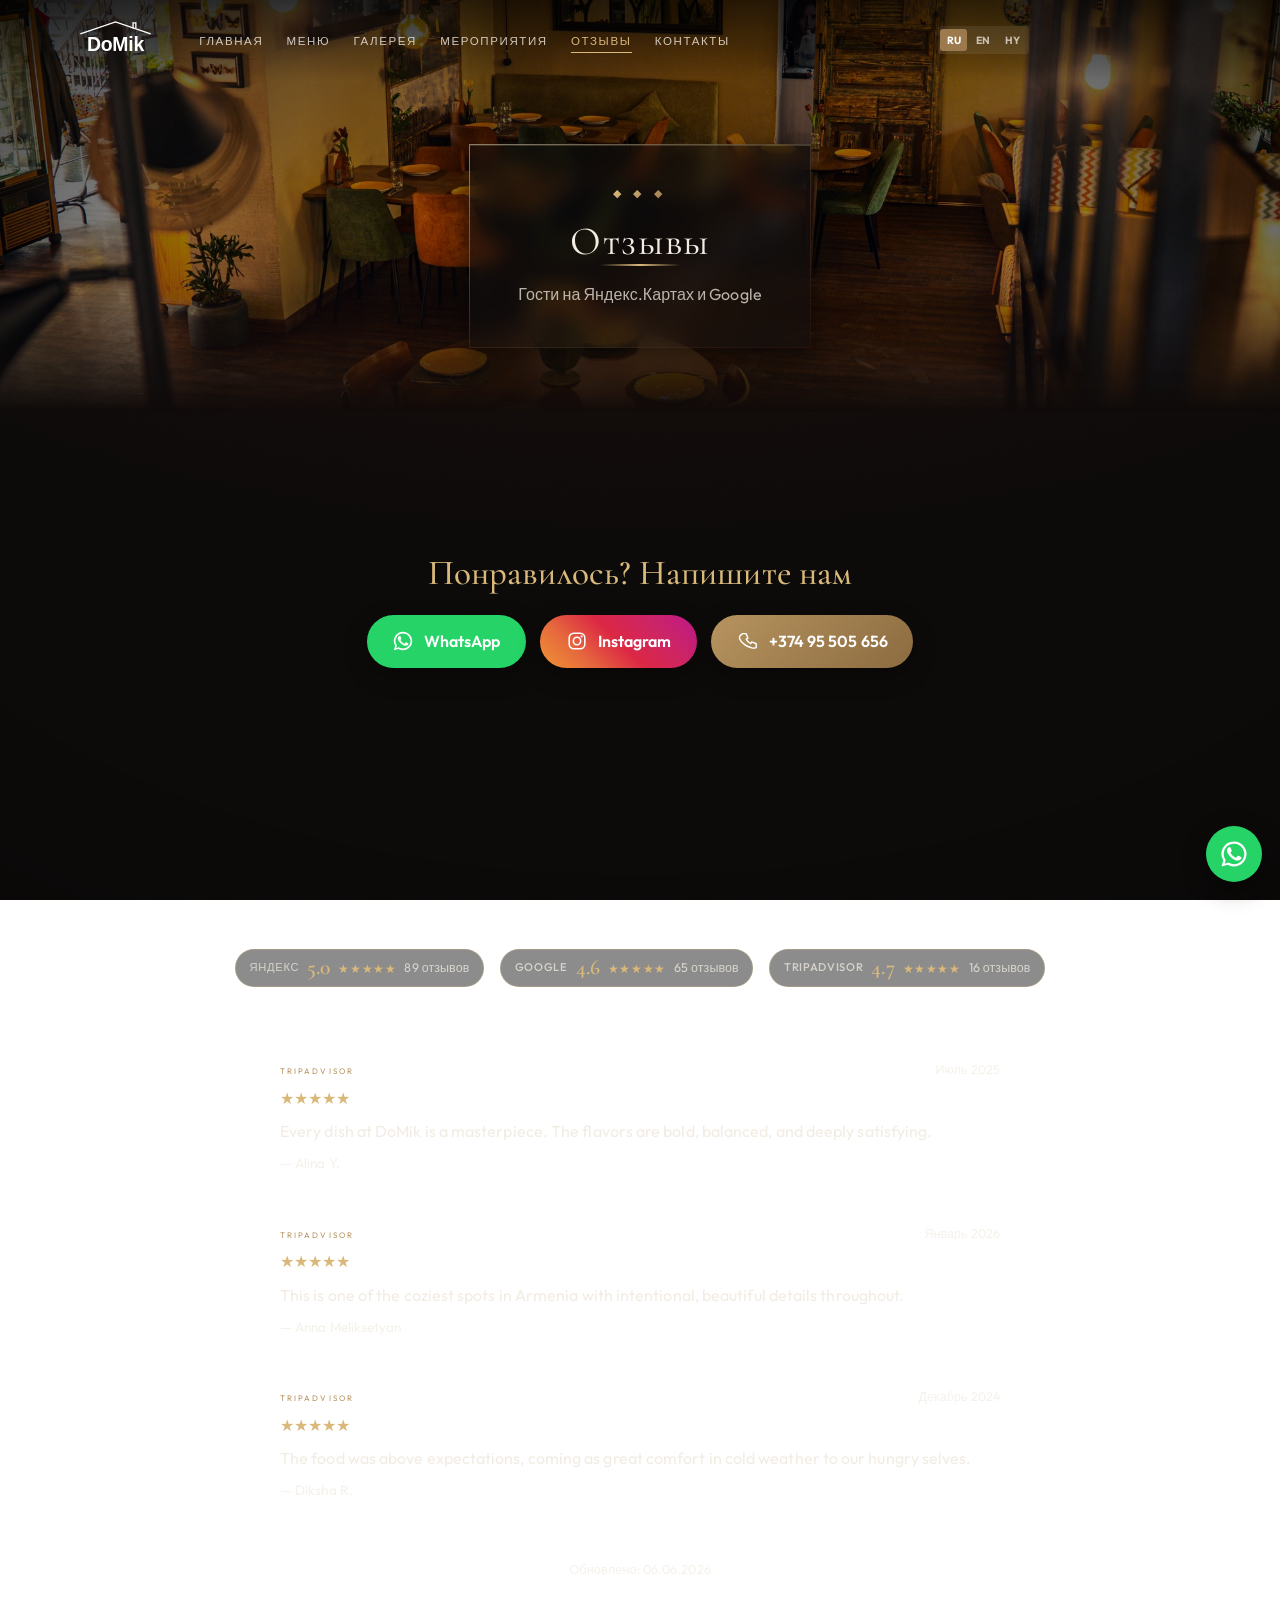
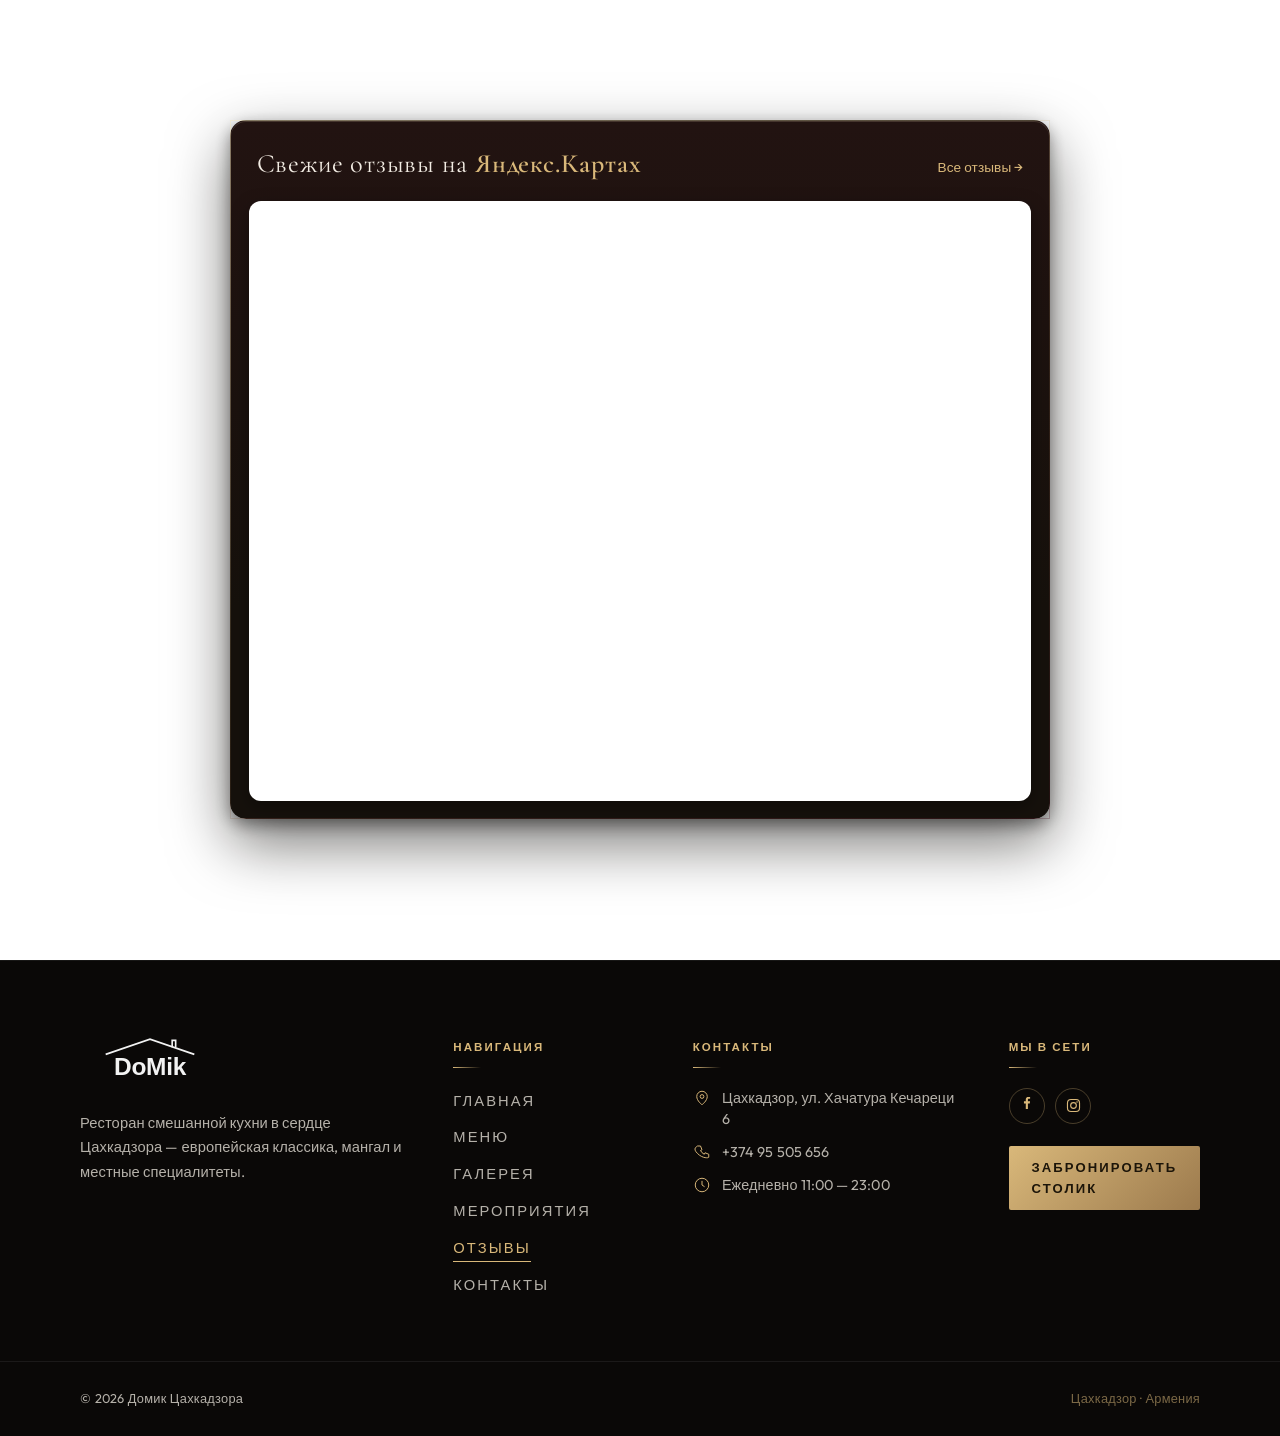
<file: reviews.html>
<!DOCTYPE html>
<html lang="ru">
<head>
<meta charset="UTF-8">
<meta name="viewport" content="width=device-width, initial-scale=1.0">
<title data-i18n="meta.reviews">Отзывы гостей — ресторан «Домик Цахкадзора»</title>

<link rel="preconnect" href="https://fonts.googleapis.com">
<link rel="preconnect" href="https://fonts.gstatic.com" crossorigin>
<link href="https://fonts.googleapis.com/css2?family=Cormorant+Garamond:ital,wght@0,300;0,400;0,500;0,600;1,300;1,400&family=Outfit:wght@300;400;500;600&display=swap" rel="stylesheet">

<link rel="preload" as="image" href="img/bg-reviews.jpg?v=1" fetchpriority="high">
<link rel="stylesheet" href="css/style.css?v=58">
<meta name="description" content="Отзывы гостей о ресторане «Домик Цахкадзора».">
<meta name="robots" content="index, follow">
<meta name="theme-color" content="#0c0a09">
<link rel="icon" href="favicon.ico" sizes="any">
<link rel="icon" type="image/png" href="img/favicon-32.png">
<link rel="apple-touch-icon" href="img/favicon-180.png">
<meta property="og:type" content="website">
<meta property="og:site_name" content="Домик Цахкадзора">
<meta property="og:title" content="Отзывы — Домик Цахкадзора">
<meta property="og:description" content="Отзывы гостей о ресторане «Домик Цахкадзора».">
<meta property="og:image" content="https://domiktsakhadzor.am/img/og-cover.jpg">
<meta property="og:url" content="https://domiktsakhadzor.am/reviews.html">
<link rel="canonical" href="https://domiktsakhadzor.am/reviews.html">
<meta property="og:locale" content="ru_RU">
<meta name="twitter:card" content="summary_large_image">
</head>
<body>
<header class="site-header">
<div class="nav-inner">
  <div class="nav-left">
    <a href="index.html" class="logo logo--header">
      <img src="img/logo-domik.svg" alt="DoMik" class="logo-mark" width="112" height="38">
    </a>
  </div>
  <nav><ul><li><a href="index.html" data-i18n="nav.home">Главная</a></li><li><a href="menu.html" data-i18n="nav.menu">Меню</a></li><li><a href="gallery.html" data-i18n="nav.gallery">Галерея</a></li><li><a href="events.html" data-i18n="nav.events">Мероприятия</a></li><li><a href="reviews.html" data-i18n="nav.reviews" class="active">Отзывы</a></li><li><a href="contacts.html" data-i18n="nav.contacts">Контакты</a></li></ul></nav>
  <div class="nav-right">
    
<div class="lang-switch" role="group" aria-label="Language">
  <button type="button" data-lang="ru" class="active">RU</button>
  <button type="button" data-lang="en">EN</button>
  <button type="button" data-lang="hy">HY</button>
</div>
    <a href="contacts.html#book" class="btn-book-outline" data-i18n="hero.btn2">Забронировать столик</a>
    <a class="ya-rating" href="https://yandex.com/maps/org/domik/241007402187/" target="_blank" rel="noopener" title="Рейтинг 5,0 в Яндексе">
      <iframe src="https://yandex.ru/sprav/widget/rating-badge/241007402187?type=rating&theme=dark" width="180" height="64" frameborder="0" scrolling="no" loading="lazy" title="Рейтинг в Яндексе"></iframe>
    </a>
    <button class="burger" aria-label="Меню"><span></span><span></span><span></span></button>
  </div>
</div>
</header>

<section class="page-hero page-hero--menu page-hero--reviews">
  <div class="page-hero__bg" aria-hidden="true" style="background-image:url('img/bg-reviews.jpg?v=1')"></div>
  <div class="page-hero__overlay" aria-hidden="true"></div>
  <div class="page-hero__frame">
    <span class="page-hero__ornament">◆ ◆ ◆</span>
    <h1 data-i18n="page.reviews.h1">Отзывы</h1>
    <span class="page-hero__line" aria-hidden="true"></span>
    <p data-i18n="page.reviews.sub">Гости на Яндекс.Картах и Google</p>
  </div>
</section>
<section class="page-section contact-cta"><div class="container">
  <h2 class="contact-cta__title" data-i18n="reviews.cta">Понравилось? Напишите нам</h2>
  <div class="contact-buttons">
    <a class="contact-btn contact-btn--whatsapp" href="https://wa.me/37495505656" target="_blank" rel="noopener" aria-label="WhatsApp">
      <svg viewBox="0 0 24 24" fill="currentColor" aria-hidden="true"><path d="M17.5 14.4c-.3-.15-1.7-.83-2-.93-.26-.1-.45-.15-.64.15-.19.29-.73.92-.9 1.1-.16.2-.33.22-.62.07-.3-.15-1.25-.46-2.38-1.47-.88-.78-1.47-1.75-1.64-2.04-.17-.3-.02-.46.13-.6.13-.13.3-.34.44-.51.15-.17.2-.3.3-.49.1-.2.05-.37-.02-.52-.08-.15-.64-1.55-.88-2.12-.23-.56-.47-.48-.64-.49l-.55-.01c-.19 0-.5.07-.76.36-.26.29-1 .98-1 2.38 0 1.4 1.02 2.76 1.17 2.95.14.2 2 3.05 4.85 4.28.68.29 1.2.46 1.62.59.68.21 1.3.18 1.79.11.55-.08 1.68-.69 1.92-1.35.24-.66.24-1.23.17-1.35-.07-.12-.26-.19-.55-.34z M12 2a10 10 0 00-8.55 15.2L2 22l4.92-1.4A10 10 0 1012 2zm0 18.2a8.2 8.2 0 01-4.18-1.14l-.3-.18-2.92.83.78-2.85-.2-.3A8.2 8.2 0 1112 20.2z"/></svg>
      <span>WhatsApp</span>
    </a>
    <a class="contact-btn contact-btn--instagram" href="https://www.instagram.com/domik_restaurant/" target="_blank" rel="noopener" aria-label="Instagram">
      <svg viewBox="0 0 24 24" fill="none" aria-hidden="true"><rect x="3.5" y="3.5" width="17" height="17" rx="5" stroke="currentColor" stroke-width="1.7"/><circle cx="12" cy="12" r="4" stroke="currentColor" stroke-width="1.7"/><circle cx="17" cy="7" r="1.2" fill="currentColor"/></svg>
      <span>Instagram</span>
    </a>
    <a class="contact-btn contact-btn--phone" href="tel:+37495505656" aria-label="Позвонить">
      <svg viewBox="0 0 24 24" fill="none" aria-hidden="true"><path d="M6 4h4l2 5-2 1a11 11 0 005 5l1-2 5 2v4c0 1-8 2-15-5S5 5 6 4z" stroke="currentColor" stroke-width="1.5" stroke-linejoin="round"/></svg>
      <span>+374 95 505 656</span>
    </a>
  </div>
</div></section>
<section class="page-section"><div class="container" id="reviews-dynamic">
  <p class="reviews-loading" data-i18n="maps.loading">Загрузка отзывов…</p>
</div></section>
<section class="page-section" style="padding-top:0"><div class="container">
  <div class="ya-reviews-panel">
    <div class="ya-reviews-panel__head">
      <span class="ya-reviews-panel__title"><span data-tr-en="Latest reviews on" data-tr-hy="Վերջին կարծիքները">Свежие отзывы на</span> <b data-tr-en="Yandex Maps" data-tr-hy="Yandex Maps">Яндекс.Картах</b></span>
      <a class="ya-reviews-panel__more" href="https://yandex.com/maps/org/domik/241007402187/" target="_blank" rel="noopener" data-tr-en="All reviews →" data-tr-hy="Բոլոր կարծիքները →">Все отзывы →</a>
    </div>
    <div class="ya-reviews">
      <iframe src="https://yandex.ru/maps-reviews-widget/241007402187?comments" title="Отзывы о ресторане «Домик Цахкадзора» на Яндекс.Картах" loading="lazy"></iframe>
    </div>
  </div>
</div></section>

<footer class="site-footer">
<div class="container footer-grid">
  <div class="footer-col footer-col--brand">
    <a href="index.html" class="footer-logo" aria-label="DoMik"><img src="img/logo-domik.svg" alt="DoMik" width="140" height="47"></a>
    <p class="footer-tagline" data-i18n="footer.tagline">Ресторан смешанной кухни в сердце Цахкадзора — европейская классика, мангал и местные специалитеты.</p>
    <a class="ya-rating ya-rating--footer" href="https://yandex.com/maps/org/domik/241007402187/" target="_blank" rel="noopener" title="Рейтинг 5,0 в Яндексе">
      <iframe src="https://yandex.ru/sprav/widget/rating-badge/241007402187?type=rating&amp;theme=dark" width="150" height="50" frameborder="0" scrolling="no" loading="lazy" title="Рейтинг в Яндексе"></iframe>
    </a>
  </div>
  <nav class="footer-col footer-col--nav" aria-label="Footer">
    <h4 class="footer-h" data-i18n="footer.nav">Навигация</h4>
    <ul>
      <li><a href="index.html" data-i18n="nav.home">Главная</a></li>
      <li><a href="menu.html" data-i18n="nav.menu">Меню</a></li>
      <li><a href="gallery.html" data-i18n="nav.gallery">Галерея</a></li>
      <li><a href="events.html" data-i18n="nav.events">Мероприятия</a></li>
      <li><a href="reviews.html" data-i18n="nav.reviews">Отзывы</a></li>
      <li><a href="contacts.html" data-i18n="nav.contacts">Контакты</a></li>
    </ul>
  </nav>
  <div class="footer-col footer-col--contacts">
    <h4 class="footer-h" data-i18n="nav.contacts">Контакты</h4>
    <ul class="footer-contact-list">
      <li><svg viewBox="0 0 24 24" fill="none" aria-hidden="true"><path d="M12 21s7-5.2 7-11a7 7 0 10-14 0c0 5.8 7 11 7 11z" stroke="currentColor" stroke-width="1.3"/><circle cx="12" cy="10" r="2.5" stroke="currentColor" stroke-width="1.3"/></svg><span data-i18n="contacts.addr.val">Цахкадзор, ул. Хачатура Кечареци 6</span></li>
      <li><svg viewBox="0 0 24 24" fill="none" aria-hidden="true"><path d="M6 4h4l2 5-2 1a11 11 0 005 5l1-2 5 2v4c0 1-8 2-15-5S5 5 6 4z" stroke="currentColor" stroke-width="1.3" stroke-linejoin="round"/></svg><a href="tel:+37495505656">+374 95 505 656</a></li>
      <li><svg viewBox="0 0 24 24" fill="none" aria-hidden="true"><circle cx="12" cy="12" r="9" stroke="currentColor" stroke-width="1.3"/><path d="M12 7v5l3 2" stroke="currentColor" stroke-width="1.3" stroke-linecap="round"/></svg><span data-i18n="footer.hours.val">Ежедневно 11:00 — 23:00</span></li>
    </ul>
  </div>
  <div class="footer-col footer-col--connect">
    <h4 class="footer-h" data-i18n="footer.follow">Мы в сети</h4>
    <div class="footer-social">
      <a href="https://www.facebook.com/domiktsaghkadzor" target="_blank" rel="noopener" aria-label="Facebook"><svg viewBox="0 0 24 24" fill="currentColor" aria-hidden="true"><path d="M14 9h2.6l.4-3.1H14V3.9c0-.9.25-1.5 1.55-1.5H17.1V-.2C16.8-.25 15.85-.3 14.75-.3 12.45-.3 11 1.1 11 3.6v2.3H8.4V9H11v8h3V9z"/></svg></a>
      <a href="https://www.instagram.com/domik_restaurant/" target="_blank" rel="noopener" aria-label="Instagram"><svg viewBox="0 0 24 24" fill="none" aria-hidden="true"><rect x="3.5" y="3.5" width="17" height="17" rx="5" stroke="currentColor" stroke-width="1.6"/><circle cx="12" cy="12" r="4" stroke="currentColor" stroke-width="1.6"/><circle cx="17" cy="7" r="1.1" fill="currentColor"/></svg></a>
    </div>
    <a href="contacts.html#book" class="btn-book-solid footer-book" data-i18n="hero.btn.book">Забронировать столик</a>
  </div>
</div>
<div class="footer-bottom">
  <div class="container footer-bottom__inner">
    <span data-i18n="footer.copy">© 2026 Домик Цахкадзора</span>
    <span class="footer-madeby" data-i18n="logo.tag">Цахкадзор · Армения</span>
  </div>
</div>
</footer>
<script src="js/i18n.js?v=17"></script>
<script src="js/main.js?v=11"></script>
<script src="js/enhance.js?v=4"></script>
<script src="js/map-rating.js?v=4"></script>
</body>
</html>
</file>
<file: css/style.css>
/* Шрифты грузятся через <link rel="preconnect"> + <link> в <head> каждой страницы
   (Cormorant Garamond + Outfit). @import убран как render-blocking; Playfair Display не используется. */

:root {
  --bg: #0d0d0d;
  --bg-bar: rgba(13, 13, 13, 0.88);
  --bronze: #a67c52;
  --bronze-light: #c9a962;
  --bronze-solid: #8b6342;
  --text: #ffffff;
  --muted: rgba(255, 255, 255, 0.65);
  --line: rgba(201, 169, 98, 0.35);
}

* { margin: 0; padding: 0; box-sizing: border-box; }

body {
  font-family: 'Outfit', sans-serif;
  background: var(--bg);
  color: var(--text);
  line-height: 1.6;
}

h1, h2, h3, h4 {
  font-family: 'Cormorant Garamond', Georgia, serif;
  font-weight: 600;
}

a { text-decoration: none; color: inherit; transition: 0.25s; }

.container {
  max-width: 1200px;
  margin: 0 auto;
  padding: 0 1.5rem;
}

/* —— Header —— */
.site-header {
  position: fixed;
  top: 0;
  left: 0;
  right: 0;
  z-index: 1000;
  background: linear-gradient(180deg, rgba(0, 0, 0, 0.55) 0%, transparent 100%);
  transition: background 0.3s;
}

.site-header.scrolled {
  background: var(--bg-bar);
  backdrop-filter: blur(12px);
  border-bottom: 1px solid rgba(255, 255, 255, 0.06);
}

/* mobile burger open: solid dark header (no light hero showing through) */
.site-header.nav-open {
  background: #0f0c0a;
  backdrop-filter: blur(12px);
  border-bottom: 1px solid rgba(255, 255, 255, 0.06);
}

.nav-inner {
  max-width: 1200px;
  margin: 0 auto;
  padding: 0 1.25rem;
  height: 80px;
  display: grid;
  grid-template-columns: 1fr auto 1fr;
  align-items: center;
  gap: 1rem;
}

.nav-left { display: flex; align-items: center; justify-self: start; }

.logo {
  display: flex;
  align-items: center;
  color: var(--text);
}

.logo--header .logo-mark {
  display: block;
  width: auto;
  height: 38px;
  color: #fff;
}

.logo-icon {
  width: 44px;
  height: 44px;
  flex-shrink: 0;
}

.logo-text {
  font-family: 'Cormorant Garamond', serif;
  font-size: 1.15rem;
  font-weight: 600;
  line-height: 1.2;
  letter-spacing: 0.02em;
}

.logo-text small {
  display: block;
  font-family: 'Outfit', sans-serif;
  font-size: 0.62rem;
  font-weight: 400;
  color: var(--muted);
  letter-spacing: 0.14em;
  text-transform: uppercase;
  margin-top: 0.15rem;
}

nav { justify-self: center; }

nav ul {
  display: flex;
  gap: 1.75rem;
  list-style: none;
  flex-wrap: wrap;
  justify-content: center;
}

nav a {
  color: rgba(255, 255, 255, 0.85);
  font-size: 0.8rem;
  font-weight: 400;
  letter-spacing: 0.04em;
}

nav a:hover,
nav a.active { color: var(--bronze-light); }

.nav-right {
  display: flex;
  align-items: center;
  gap: 0.75rem;
  justify-self: end;
}

.btn-book-outline {
  border: 1px solid var(--bronze-light);
  color: var(--text);
  padding: 0.55rem 1.15rem;
  font-size: 0.75rem;
  font-weight: 500;
  letter-spacing: 0.06em;
  border-radius: 2px;
  white-space: nowrap;
}

.btn-book-outline:hover {
  background: rgba(201, 169, 98, 0.12);
}

.btn-book-solid {
  display: inline-block;
  background: var(--bronze-solid);
  color: #fff;
  padding: 0.85rem 1.75rem;
  border-radius: 4px;
  font-size: 0.8rem;
  font-weight: 600;
  letter-spacing: 0.08em;
  border: none;
  cursor: pointer;
}

.btn-book-solid:hover { background: var(--bronze); }

.lang-switch {
  display: flex;
  gap: 0.15rem;
  background: rgba(255, 255, 255, 0.08);
  padding: 0.15rem;
  border-radius: 4px;
}

.lang-switch button {
  border: none;
  background: transparent;
  color: var(--muted);
  font-size: 0.65rem;
  font-weight: 700;
  padding: 0.3rem 0.4rem;
  border-radius: 3px;
  cursor: pointer;
  font-family: inherit;
}

.lang-switch button.active {
  background: var(--bronze-solid);
  color: #fff;
}

.burger {
  display: none;
  flex-direction: column;
  gap: 5px;
  background: none;
  border: none;
  cursor: pointer;
  padding: 4px;
}

.burger span {
  width: 22px;
  height: 2px;
  background: var(--bronze-light);
}

/* —— Hero —— */
.hero {
  position: relative;
  min-height: 100vh;
  min-height: 100dvh;
  padding-top: 72px;
}

.hero-stack {
  position: relative;
  z-index: 2;
  display: flex;
  flex-direction: column;
  justify-content: space-between;
  min-height: calc(100vh - 72px);
  min-height: calc(100dvh - 72px);
  max-width: 1200px;
  margin: 0 auto;
  padding: 1rem 1.5rem 1.25rem;
  width: 100%;
  box-sizing: border-box;
}

.hero-bg {
  position: absolute;
  inset: 0;
  background: url('../img/hero-bg.jpg?v=2') center/cover no-repeat;
}

.hero-bg::after {
  content: '';
  position: absolute;
  inset: 0;
  background: linear-gradient(
    90deg,
    rgba(0, 0, 0, 0.72) 0%,
    rgba(0, 0, 0, 0.45) 45%,
    rgba(0, 0, 0, 0.25) 100%
  );
}

.hero-content {
  position: relative;
  z-index: 2;
  width: 100%;
  text-align: left;
}

.hero--home .hero-content {
  flex: 1;
  display: flex;
  flex-direction: column;
  align-items: center;
  justify-content: center;
  padding: 0.5rem 0 1rem;
  min-height: 0;
}

.hero-content--center {
  display: flex;
  flex-direction: column;
  align-items: center;
  text-align: center;
}

.hero-brand {
  margin-bottom: 1.5rem;
  max-width: 560px;
  display: block;
}

.hero--home .hero-brand {
  margin-left: auto;
  margin-right: auto;
  text-align: center;
}

.hero--home .hero-logo {
  margin-left: auto;
  margin-right: auto;
}

.hero--home .btn-book-solid {
  margin-top: 0.25rem;
}

.hero-logo {
  display: block;
  width: min(280px, 78vw);
  height: auto;
  margin-bottom: 1rem;
  filter: drop-shadow(0 8px 24px rgba(0, 0, 0, 0.45));
}

.hero-place {
  display: block;
  font-family: 'Cormorant Garamond', serif;
  font-size: clamp(2rem, 5vw, 3.25rem);
  font-weight: 600;
  letter-spacing: 0.04em;
  color: #ffffff !important;
  margin: 0 0 0.65rem;
  padding: 0;
  line-height: 1.12;
  text-shadow: 0 2px 20px rgba(0, 0, 0, 0.5);
}

.hero-tagline {
  display: block;
  font-family: 'Outfit', sans-serif;
  font-size: clamp(1rem, 2.2vw, 1.15rem);
  font-weight: 300;
  color: var(--bronze-light);
  letter-spacing: 0.03em;
  margin: 0;
  text-transform: lowercase;
  text-shadow: 0 1px 12px rgba(0, 0, 0, 0.4);
}

.hero-welcome {
  font-size: 0.9rem;
  color: var(--bronze-light);
  margin-bottom: 0.75rem;
  font-weight: 400;
  letter-spacing: 0.02em;
}

.hero-content h1 {
  font-size: clamp(2.5rem, 5.5vw, 4rem);
  font-weight: 600;
  margin-bottom: 0.65rem;
  color: #fff;
  max-width: 520px;
}

.hero-subtitle {
  font-size: 1.05rem;
  color: var(--muted);
  max-width: 420px;
  margin-bottom: 1.75rem;
  font-weight: 300;
}

/* —— Features bar (в первом экране hero) —— */
.features-bar {
  position: relative;
  z-index: 3;
  width: 100%;
  flex-shrink: 0;
}

.features-bar--hero {
  margin-top: auto;
  padding: 0;
}

.features-bar .features-box {
  display: grid;
  grid-template-columns: repeat(3, 1fr);
  gap: 0;
  padding: 1.25rem 1.75rem;
  max-width: 1100px;
  margin: 0 auto;
  background: rgba(8, 8, 8, 0.2);
  backdrop-filter: blur(18px) saturate(1.15);
  -webkit-backdrop-filter: blur(18px) saturate(1.15);
  border: 1px solid rgba(201, 169, 98, 0.28);
  border-radius: 12px;
  box-shadow:
    inset 0 0 0 1px rgba(255, 255, 255, 0.05),
    0 12px 40px rgba(0, 0, 0, 0.4);
}

.features-bar .feature-cell {
  padding: 0 1.75rem;
}

.features-bar .feature-cell:not(:first-child) {
  border-left: 1px solid rgba(201, 169, 98, 0.2);
}

.feature-cell {
  display: flex;
  align-items: flex-start;
  gap: 1rem;
}

.feature-cell .feat-icon {
  width: 40px;
  height: 40px;
  flex-shrink: 0;
  color: var(--bronze-light);
}

.feature-cell h4 {
  font-family: 'Outfit', sans-serif;
  font-size: 0.9rem;
  font-weight: 600;
  margin-bottom: 0.35rem;
  color: var(--bronze-light);
}

.feature-cell p {
  font-size: 0.78rem;
  color: var(--muted);
  line-height: 1.5;
}

/* —— Popular dishes —— */
.section-dishes {
  padding: 4.5rem 0 5rem;
  background: var(--bg);
}

.section-about {
  padding: 3rem 0 5rem;
  background: var(--bg);
  scroll-margin-top: 88px;
}

.about-split__title {
  font-family: 'Cormorant Garamond', serif;
  font-size: clamp(1.5rem, 3vw, 2rem);
  color: var(--bronze-light);
  margin-bottom: 1rem;
  font-weight: 600;
}

.section-heading {
  display: flex;
  align-items: center;
  justify-content: center;
  gap: 1.25rem;
  margin-bottom: 3rem;
}

.section-heading::before,
.section-heading::after {
  content: '';
  flex: 1;
  max-width: 180px;
  height: 1px;
  background: linear-gradient(90deg, transparent, var(--line), transparent);
}

.section-heading h2 {
  font-size: clamp(1.75rem, 3vw, 2.25rem);
  white-space: nowrap;
  color: #fff;
}

.section-heading .diamond,
.section-diamond {
  color: var(--bronze-light);
  font-size: 0.65rem;
  margin: -1.5rem 0 2.5rem;
  text-align: center;
  letter-spacing: 0.3em;
}

.dishes-grid {
  display: grid;
  grid-template-columns: repeat(5, 1fr);
  gap: 1.25rem;
}

.popular-dishes-loading,
.popular-dishes-fallback {
  grid-column: 1 / -1;
  text-align: center;
  color: var(--muted);
  font-size: 0.95rem;
  padding: 2rem 1rem;
}

.dish-card {
  text-align: center;
  transition: transform 0.3s;
}

.dish-card:hover { transform: translateY(-4px); }

.dish-card img {
  width: 100%;
  aspect-ratio: 1;
  object-fit: cover;
  border-radius: 6px;
  margin-bottom: 0.85rem;
  border: 1px solid rgba(201, 169, 98, 0.12);
}

.dish-card h4 {
  font-family: 'Outfit', sans-serif;
  font-size: 0.88rem;
  font-weight: 500;
  margin-bottom: 0.35rem;
}

.dish-card .price {
  color: var(--bronze-light);
  font-weight: 600;
  font-size: 0.9rem;
}

/* —— Footer —— */
.site-footer {
  background: #080808;
  border-top: 1px solid rgba(255, 255, 255, 0.06);
  padding: 2rem 0;
}

.footer-inner {
  display: flex;
  flex-wrap: wrap;
  align-items: center;
  justify-content: space-between;
  gap: 1.5rem;
}

.footer-contacts {
  display: flex;
  flex-wrap: wrap;
  gap: 2rem 2.5rem;
}

.footer-item {
  display: flex;
  align-items: center;
  gap: 0.65rem;
  font-size: 0.82rem;
  color: var(--muted);
}

.footer-item svg {
  width: 18px;
  height: 18px;
  color: var(--bronze-light);
  flex-shrink: 0;
}

.footer-item strong {
  display: block;
  color: #fff;
  font-weight: 500;
  font-size: 0.85rem;
}

.footer-social {
  display: flex;
  gap: 0.65rem;
}

.footer-social a {
  width: 36px;
  height: 36px;
  border: 1px solid var(--line);
  border-radius: 50%;
  display: flex;
  align-items: center;
  justify-content: center;
  font-size: 0.7rem;
  font-weight: 600;
  color: var(--bronze-light);
}

.footer-social a:hover {
  background: rgba(201, 169, 98, 0.1);
}

/* —— Inner pages —— */
.page-hero {
  padding: 9rem 1.5rem 3rem;
  text-align: center;
  background: transparent;   /* blend into the page gradient — no flat-dark block / divider seam */
  border-bottom: none;
}

.page-hero h1 { font-size: 2.5rem; }

.page-hero p {
  color: var(--muted);
  margin-top: 0.5rem;
}

section.page-section { padding: 3rem 0 4rem; }

.menu-category { margin-bottom: 2.5rem; }

.menu-category h3 {
  font-size: 1.35rem;
  color: var(--bronze-light);
  margin-bottom: 1rem;
  border-bottom: 1px solid rgba(255, 255, 255, 0.08);
  padding-bottom: 0.5rem;
}

.menu-item {
  display: flex;
  justify-content: space-between;
  gap: 1rem;
  padding: 1rem 0;
  border-bottom: 1px solid rgba(255, 255, 255, 0.05);
}

.menu-item h4 { font-size: 1rem; }

.menu-item .desc {
  font-size: 0.85rem;
  color: var(--muted);
}

.menu-item .price {
  color: var(--bronze-light);
  font-weight: 600;
  white-space: nowrap;
}

/* —— Menu page (orderin import) —— */
.menu-nav {
  display: flex;
  flex-wrap: wrap;
  gap: 0.5rem;
  justify-content: center;
  padding: 1rem 1.25rem;
  margin: -1rem auto 1.25rem;
  position: sticky;
  top: 72px;
  z-index: 50;
  max-width: 1170px;
  background: rgba(13, 13, 13, 0.55);
  backdrop-filter: blur(22px) saturate(1.1);
  -webkit-backdrop-filter: blur(22px) saturate(1.1);
  border: 1px solid rgba(255, 255, 255, 0.08);
  border-radius: 14px;
  box-shadow: 0 12px 40px rgba(0, 0, 0, 0.4);
  isolation: isolate;
}

/* Размытый «ореол» по бокам панели вкладок — без вертикальной линии */
.menu-nav::before {
  content: '';
  position: absolute;
  left: 50%;
  top: 50%;
  z-index: -1;
  width: min(calc(100% + 10rem), 96vw);   /* cap so the glow never overflows narrow desktops */
  height: calc(100% + 3rem);
  transform: translate(-50%, -50%);
  border-radius: 28px;
  background: rgba(13, 13, 13, 0.72);
  filter: blur(28px);
  pointer-events: none;
}

.menu-tab {
  padding: 0.45rem 0.9rem;
  border: 1px solid rgba(255, 255, 255, 0.12);
  border-radius: 999px;
  font-size: 0.8rem;
  color: var(--muted);
  transition: color 0.2s, border-color 0.2s, background 0.2s;
}

.menu-tab:hover {
  color: var(--bronze-light);
  border-color: var(--bronze);
}

.menu-page .menu-category {
  scroll-margin-top: 140px;
  margin-bottom: 3rem;
  padding-top: 0.25rem;
}

.menu-page .menu-category:first-of-type {
  padding-top: 0.75rem;
}

.menu-page .menu-category h3 {
  font-size: 1.5rem;
  color: var(--bronze-light);
  margin-bottom: 1.25rem;
  padding-bottom: 0.5rem;
  border-bottom: 1px solid rgba(255, 255, 255, 0.08);
}

.menu-grid {
  display: grid;
  grid-template-columns: repeat(auto-fill, minmax(200px, 1fr));
  gap: 1.25rem;
}

.menu-card {
  display: block;
  width: 100%;
  margin: 0;
  padding: 0;
  font: inherit;
  color: inherit;
  text-align: left;
  text-decoration: none;
  appearance: none;
  -webkit-appearance: none;
  background: #161616;
  border: none;
  border-radius: 8px;
  overflow: hidden;
  box-shadow: inset 0 0 0 1px rgba(255, 255, 255, 0.06);
  transition: transform 0.2s, box-shadow 0.2s;
}

a.menu-card--link {
  cursor: pointer;
  user-select: none;
  -webkit-user-select: none;
}

a.menu-card--link:focus-visible {
  outline: 2px solid var(--bronze-light);
  outline-offset: 2px;
}

a.menu-card--link img {
  pointer-events: none;
  -webkit-user-drag: none;
}

.menu-card:hover {
  transform: translateY(-2px);
  box-shadow:
    inset 0 0 0 1px rgba(201, 169, 98, 0.35),
    0 8px 24px rgba(0, 0, 0, 0.35);
}

.modal[hidden] {
  display: none !important;
  pointer-events: none !important;
}

.dish-modal.active {
  display: flex !important;
  pointer-events: auto;
}

body.modal-open {
  overflow: hidden;
}

.dish-modal {
  align-items: center;
  justify-content: center;
  padding: 1.25rem;
}

.dish-modal__panel {
  position: relative;
  width: min(520px, 100%);
  max-height: min(90vh, 720px);
  overflow: auto;
  background: #141414;
  border-radius: 12px;
  box-shadow: 0 24px 64px rgba(0, 0, 0, 0.55);
  border: 1px solid rgba(201, 169, 98, 0.2);
}

.dish-modal__media img,
.dish-modal__media .menu-card__ph {
  width: 100%;
  aspect-ratio: 4 / 3;
  object-fit: cover;
  display: block;
}

.dish-modal__media .menu-card__ph {
  min-height: 200px;
}

.dish-modal__body {
  padding: 1.25rem 1.5rem 1.5rem;
}

.dish-modal__body h2 {
  font-family: 'Cormorant Garamond', serif;
  font-size: 1.65rem;
  font-weight: 600;
  margin-bottom: 0.35rem;
}

.dish-modal__price {
  color: var(--bronze-light);
  font-weight: 600;
  font-size: 1.05rem;
  margin-bottom: 1rem;
}

.dish-modal__body h3 {
  font-size: 0.75rem;
  letter-spacing: 0.12em;
  text-transform: uppercase;
  color: var(--muted);
  margin: 0 0 0.4rem;
}

.dish-modal__body p {
  font-size: 0.92rem;
  line-height: 1.55;
  color: rgba(255, 255, 255, 0.88);
  margin-bottom: 1rem;
}

.dish-modal .modal-close {
  position: absolute;
  top: 0.5rem;
  right: 0.5rem;
  z-index: 2;
}

/* —— Dish detail page (dish.html?id=…) —— */
.dish-page-wrap {
  position: relative;
  padding: 7.5rem 0 4rem;
  background: var(--bg);
  min-height: 100vh;
  overflow: hidden;
}

.dish-page-wrap::before {
  content: '';
  position: fixed;
  inset: 0;
  z-index: 0;
  pointer-events: none;
  background: url('../img/about-interior.jpg') center / cover no-repeat;
  opacity: 0.2;
  -webkit-mask-image:
    linear-gradient(
      90deg,
      transparent 0%,
      rgba(0, 0, 0, 0.3) 8%,
      black 22%,
      black 78%,
      rgba(0, 0, 0, 0.3) 92%,
      transparent 100%
    ),
    linear-gradient(
      180deg,
      rgba(0, 0, 0, 0.35) 0%,
      black 120px,
      black 85%,
      rgba(0, 0, 0, 0.4) 100%
    );
  -webkit-mask-composite: source-in;
  mask-image:
    linear-gradient(
      90deg,
      transparent 0%,
      rgba(0, 0, 0, 0.3) 8%,
      black 22%,
      black 78%,
      rgba(0, 0, 0, 0.3) 92%,
      transparent 100%
    ),
    linear-gradient(
      180deg,
      rgba(0, 0, 0, 0.35) 0%,
      black 120px,
      black 85%,
      rgba(0, 0, 0, 0.4) 100%
    );
  mask-composite: intersect;
}

.dish-page-wrap::after {
  content: '';
  position: fixed;
  inset: 0;
  z-index: 0;
  pointer-events: none;
  background:
    linear-gradient(
      90deg,
      var(--bg) 0%,
      rgba(13, 13, 13, 0.88) 6%,
      rgba(13, 13, 13, 0.35) 18%,
      transparent 32%,
      transparent 68%,
      rgba(13, 13, 13, 0.35) 82%,
      rgba(13, 13, 13, 0.88) 94%,
      var(--bg) 100%
    ),
    linear-gradient(
      180deg,
      var(--bg) 0%,
      rgba(13, 13, 13, 0.75) 88px,
      rgba(13, 13, 13, 0.25) 200px,
      transparent 42%,
      rgba(13, 13, 13, 0.35) 100%
    );
}

.dish-page-wrap .dish-detail {
  position: relative;
  z-index: 1;
}

.dish-detail__back {
  display: inline-block;
  margin-bottom: 1.5rem;
  color: var(--bronze-light);
  text-decoration: none;
  font-size: 0.9rem;
}

.dish-detail__back:hover {
  text-decoration: underline;
}

.dish-detail__layout {
  display: grid;
  grid-template-columns: minmax(0, 1.1fr) minmax(0, 1fr);
  gap: 2.5rem;
  align-items: start;
}

.dish-detail__info {
  padding: 1.35rem 1.5rem;
  background: rgba(13, 13, 13, 0.5);
  backdrop-filter: blur(14px) saturate(1.05);
  -webkit-backdrop-filter: blur(14px) saturate(1.05);
  border: 1px solid rgba(255, 255, 255, 0.07);
  border-radius: 10px;
}

.dish-detail__media img {
  width: 100%;
  max-height: min(72vh, 560px);
  object-fit: cover;
  border-radius: 10px;
  display: block;
  box-shadow: 0 16px 48px rgba(0, 0, 0, 0.45);
}

.dish-detail__media .menu-card__ph {
  min-height: 320px;
  border-radius: 10px;
}

.dish-detail__category {
  font-size: 0.75rem;
  letter-spacing: 0.14em;
  text-transform: uppercase;
  color: var(--muted);
  margin-bottom: 0.5rem;
}

.dish-detail__title {
  font-family: 'Cormorant Garamond', serif;
  font-size: clamp(1.75rem, 4vw, 2.5rem);
  font-weight: 600;
  line-height: 1.15;
  margin-bottom: 0.75rem;
}

.dish-detail__price {
  color: var(--bronze-light);
  font-size: 1.35rem;
  font-weight: 600;
  margin-bottom: 1.75rem;
}

.dish-detail__section {
  margin-bottom: 1.5rem;
}

.dish-detail__section h2 {
  font-size: 0.75rem;
  letter-spacing: 0.12em;
  text-transform: uppercase;
  color: var(--muted);
  margin-bottom: 0.5rem;
}

.dish-detail__section p {
  font-size: 1rem;
  line-height: 1.6;
  color: rgba(255, 255, 255, 0.9);
}

.dish-detail__error {
  text-align: center;
  color: var(--muted);
  padding: 3rem 1rem;
}

.dish-detail__error a {
  color: var(--bronze-light);
  margin-left: 0.35rem;
}

@media (max-width: 768px) {
  .dish-detail__layout {
    grid-template-columns: 1fr;
    gap: 1.5rem;
  }

  .dish-detail__media img {
    max-height: 50vh;
  }
}

.menu-card img {
  width: 100%;
  aspect-ratio: 4 / 3;
  object-fit: cover;
  object-position: center center;
  display: block;
  background-color: #161616;
}

.menu-card__ph {
  aspect-ratio: 4 / 3;
  display: flex;
  align-items: center;
  justify-content: center;
  background: linear-gradient(145deg, #1a1a1a, #252525);
  color: var(--muted);
  font-size: 0.8rem;
  text-align: center;
  padding: 1rem;
}

.menu-card__body {
  padding: 0.85rem 1rem 1rem;
}

.menu-card__body h4,
.menu-card__body .menu-card__name {
  display: block;
  font-size: 0.95rem;
  line-height: 1.35;
  margin-bottom: 0.35rem;
  font-weight: 500;
  white-space: normal;
  overflow: visible;
  text-overflow: clip;
  word-break: break-word;
  hyphens: auto;
}

.menu-card__note {
  font-size: 0.8rem;
  color: var(--muted);
  margin: 0 0 0.4rem;
  line-height: 1.35;
}

.menu-card__body .price {
  display: block;
  margin-top: 0.25rem;
  color: var(--bronze-light);
  font-weight: 600;
  font-size: 0.9rem;
}

.menu-source {
  margin-top: 2.5rem;
  font-size: 0.85rem;
  color: var(--muted);
  text-align: center;
}

.menu-source a {
  color: var(--bronze-light);
}

.menu-source code {
  font-size: 0.8rem;
  color: var(--bronze);
}

/* —— Menu page hero & scroll —— */
body.page-menu {
  background: radial-gradient(155% 130% at 50% 6%, #371a12 0%, #1f100c 42%, #0c0a09 74%) no-repeat;
  background-attachment: fixed;
}

body.page-menu .site-header {
  background: var(--bg-bar);
}

.page-hero--menu {
  position: relative;
  min-height: 42vh;
  display: flex;
  align-items: center;
  justify-content: center;
  padding: 9rem 1.5rem 4rem;
  overflow: hidden;
  border-bottom: none;
  background: transparent;   /* let the body's warm gradient show through — no flat-dark band */
}

/* old flat var(--bg) bottom band removed — the photo now masks out into the page gradient */
.page-hero--menu::after { content: none; }

.page-hero--menu .page-hero__bg {
  position: absolute;
  inset: 0;
  background: url('../img/hero-bg.jpg?v=2') center/cover no-repeat;
  animation: menuHeroZoom 20s ease-in-out infinite alternate;
  -webkit-mask-image: linear-gradient(180deg, #000 58%, transparent 100%);
  mask-image: linear-gradient(180deg, #000 58%, transparent 100%);
}

.page-hero--menu .page-hero__overlay {
  position: absolute;
  inset: 0;
  background:
    linear-gradient(
      90deg,
      rgba(0, 0, 0, 0.45) 0%,
      rgba(0, 0, 0, 0.12) 24%,
      rgba(0, 0, 0, 0.12) 76%,
      rgba(0, 0, 0, 0.45) 100%
    ),
    linear-gradient(180deg, rgba(0, 0, 0, 0.55) 0%, transparent 100%);
  -webkit-mask-image: linear-gradient(180deg, #000 58%, transparent 100%);
  mask-image: linear-gradient(180deg, #000 58%, transparent 100%);
}

.page-hero--menu .page-hero__frame {
  position: relative;
  z-index: 2;
  padding: 2.5rem 3rem;
  border: 1px solid rgba(201, 169, 98, 0.35);
  background: rgba(13, 13, 13, 0.55);
  backdrop-filter: blur(10px);
  text-align: center;
}

.page-hero--menu .page-hero__ornament {
  display: block;
  color: var(--bronze-light);
  font-size: 0.7rem;
  letter-spacing: 0.45em;
  margin-bottom: 1rem;
}

.page-hero--menu .page-hero__line {
  display: block;
  width: 80px;
  height: 2px;
  margin: 0 auto 1rem;
  background: linear-gradient(90deg, transparent, var(--bronze-light), transparent);
}

.menu-page-wrap {
  position: relative;
  padding: 0 0 4rem;
  background: transparent;   /* let the page gradient show (no photo backdrop) */
}

/* Фоновое фото зала */
.menu-page-wrap::before {
  content: '';
  position: fixed;
  inset: 0;
  z-index: 0;
  pointer-events: none;
  background: url('../img/about-interior.jpg') center / cover no-repeat;
  opacity: 0.12;
  -webkit-mask-image:
    linear-gradient(
      90deg,
      transparent 0%,
      rgba(0, 0, 0, 0.35) 10%,
      black 24%,
      black 76%,
      rgba(0, 0, 0, 0.35) 90%,
      transparent 100%
    ),
    linear-gradient(
      180deg,
      transparent 0%,
      transparent 42%,
      rgba(0, 0, 0, 0.45) 70%,
      black 100%
    );
  -webkit-mask-composite: source-in;
  mask-image:
    linear-gradient(
      90deg,
      transparent 0%,
      rgba(0, 0, 0, 0.35) 10%,
      black 24%,
      black 76%,
      rgba(0, 0, 0, 0.35) 90%,
      transparent 100%
    ),
    linear-gradient(
      180deg,
      transparent 0%,
      transparent 42%,
      rgba(0, 0, 0, 0.45) 70%,
      black 100%
    );
  mask-composite: intersect;
}

/* Виньетка: размывает переход фото ↔ тёмный центр */
.menu-page-wrap::after {
  content: '';
  position: fixed;
  inset: 0;
  z-index: 0;
  pointer-events: none;
  background:
    linear-gradient(
      90deg,
      var(--bg) 0%,
      rgba(12, 10, 9, 0.92) 5%,
      rgba(12, 10, 9, 0.45) 14%,
      transparent 26%,
      transparent 74%,
      rgba(12, 10, 9, 0.45) 86%,
      rgba(12, 10, 9, 0.92) 95%,
      var(--bg) 100%
    ),
    linear-gradient(
      180deg,
      var(--bg) 0%,
      rgba(12, 10, 9, 0.55) 120px,
      transparent 260px,
      transparent 100%
    );
}

.menu-page-wrap > .container {
  position: relative;
  z-index: 1;
}

.menu-tab.is-active {
  background: rgba(166, 124, 82, 0.35);
  border-color: var(--bronze-light);
  color: var(--bronze-light);
}

.menu-page .menu-category {
  opacity: 0;
  transform: translateY(40px);
  transition: opacity 0.75s cubic-bezier(0.22, 1, 0.36, 1),
    transform 0.75s cubic-bezier(0.22, 1, 0.36, 1);
}

.menu-page .menu-category.is-visible {
  opacity: 1;
  transform: translateY(0);
}

.menu-card {
  opacity: 0;
  transform: translateY(24px);
  transition: opacity 0.5s ease, transform 0.5s ease, border-color 0.25s, box-shadow 0.25s;
}

.menu-category.is-visible .menu-card {
  opacity: 1;
  transform: translateY(0);
}

@keyframes menuHeroZoom {
  from { transform: scale(1); }
  to { transform: scale(1.08); }
}

@media (prefers-reduced-motion: reduce) {
  .page-hero--menu .page-hero__bg { animation: none; }
  .menu-page .menu-category,
  .menu-card { opacity: 1; transform: none; transition: none; }
}

.gallery-grid {
  display: grid;
  grid-template-columns: repeat(auto-fill, minmax(260px, 1fr));
  gap: 1rem;
}

.gallery-grid img {
  width: 100%;
  height: 220px;
  object-fit: cover;
  border-radius: 6px;
  cursor: pointer;
}

.about-split {
  display: grid;
  grid-template-columns: 1fr 1fr;
  gap: 2.5rem;
  align-items: center;
}

.about-split img {
  width: 100%;
  border-radius: 8px;
}

.contact-grid {
  display: grid;
  grid-template-columns: 1fr 1fr;
  gap: 2rem;
}

.contact-grid input,
.contact-grid textarea,
.contact-grid select {
  width: 100%;
  padding: 0.85rem;
  margin-bottom: 0.75rem;
  background: #161616;
  border: 1px solid rgba(255, 255, 255, 0.1);
  color: var(--text);
  border-radius: 4px;
  font-family: inherit;
}

/* —— Map ratings (Yandex / Google) —— */
.map-rating-bar {
  padding: 0.85rem 1.5rem 0.25rem;
  position: relative;
  z-index: 5;
}

.map-rating-bar__inner {
  display: flex;
  flex-wrap: wrap;
  align-items: center;
  justify-content: center;
  gap: 0.65rem 1rem;
  max-width: 1200px;
  margin: 0 auto;
}

.map-rating-chip {
  display: inline-flex;
  flex-wrap: wrap;
  align-items: center;
  gap: 0.35rem 0.5rem;
  padding: 0.45rem 0.85rem;
  border: 1px solid var(--line);
  border-radius: 999px;
  background: rgba(0, 0, 0, 0.45);
  font-size: 0.85rem;
  transition: border-color 0.25s, background 0.25s;
}

.map-rating-chip:hover {
  border-color: var(--bronze-light);
  background: rgba(166, 124, 82, 0.15);
}

.map-rating-chip__brand {
  font-weight: 500;
  color: var(--muted);
  text-transform: uppercase;
  font-size: 0.7rem;
  letter-spacing: 0.06em;
}

.map-rating-chip__score {
  font-family: 'Cormorant Garamond', serif;
  font-size: 1.35rem;
  font-weight: 600;
  color: var(--bronze-light);
  line-height: 1;
}

.map-rating-chip__stars {
  color: var(--bronze-light);
  font-size: 0.75rem;
  letter-spacing: 0.05em;
}

.map-rating-chip__count {
  color: var(--muted);
  font-size: 0.78rem;
}

.map-rating-bar__more {
  font-size: 0.82rem;
  color: var(--bronze-light);
  padding: 0.35rem 0.5rem;
  white-space: nowrap;
}

.map-rating-bar__more:hover {
  color: #fff;
}

.page-hero--compact {
  min-height: auto;
  padding: 6rem 0 2rem;
}

.reviews-summary--page {
  margin-bottom: 2rem;
  padding-bottom: 1rem;
  border-bottom: 1px solid rgba(255, 255, 255, 0.06);
}

.reviews-loading,
.reviews-empty,
.reviews-updated {
  text-align: center;
  color: var(--muted);
  font-size: 0.9rem;
}

.reviews-updated {
  margin-top: 2rem;
  font-size: 0.8rem;
}

.review-card__head {
  display: flex;
  justify-content: space-between;
  align-items: center;
  gap: 0.5rem;
  margin-bottom: 0.35rem;
}

.review-card__source {
  font-size: 0.72rem;
  text-transform: uppercase;
  letter-spacing: 0.08em;
  color: var(--bronze);
}

.review-card__date {
  font-size: 0.78rem;
  color: var(--muted);
}

.review-card__author {
  color: var(--muted);
  font-size: 0.85rem;
  margin-top: 0.5rem;
}

.reviews-list { max-width: 720px; margin: 0 auto; }

.review-card {
  padding: 1.5rem 0;
  border-bottom: 1px solid rgba(255, 255, 255, 0.06);
}

.review-card .stars { color: var(--bronze-light); margin-bottom: 0.5rem; }

.toast {
  position: fixed;
  bottom: 1.5rem;
  right: 1.5rem;
  background: var(--bronze-solid);
  color: #fff;
  padding: 1rem 1.25rem;
  border-radius: 4px;
  transform: translateX(120%);
  transition: 0.35s;
  z-index: 3000;
}

.toast.show { transform: translateX(0); }

.modal {
  display: none;
  position: fixed;
  inset: 0;
  background: rgba(0, 0, 0, 0.9);
  z-index: 2000;
  align-items: center;
  justify-content: center;
  padding: 2rem;
}

.modal.active { display: flex; }

.modal img {
  max-width: 90%;
  max-height: 85vh;
  border-radius: 6px;
}

.modal-close {
  position: absolute;
  top: 2rem;
  right: 2rem;
  color: #fff;
  font-size: 2rem;
  cursor: pointer;
  background: none;
  border: none;
}

@media (max-width: 1024px) {
  .dishes-grid { grid-template-columns: repeat(3, 1fr); }

  .features-bar .features-box {
    grid-template-columns: 1fr;
    gap: 1rem;
    padding: 1.25rem 1.25rem;
  }

  .features-bar .feature-cell {
    padding: 0;
  }

  .features-bar .feature-cell:not(:first-child) {
    border-left: none;
    border-top: 1px solid rgba(201, 169, 98, 0.2);
    padding-top: 1rem;
  }
}

@media (max-height: 780px) {
  .hero--home .hero-logo {
    width: min(220px, 68vw);
    margin-bottom: 0.65rem;
  }

  .hero-brand { margin-bottom: 1rem; }

  .features-bar .features-box {
    padding: 1rem 1.25rem;
  }

  .feature-cell h4 { font-size: 0.85rem; }

  .feature-cell p { font-size: 0.72rem; }
}

@media (max-width: 768px) {
  .nav-inner {
    grid-template-columns: 1fr auto;
    height: 72px;
  }

  .site-header nav {
    position: fixed;
    top: 72px;
    left: 0;
    right: 0;
    background: #0f0c0a;
    padding: 1.25rem;
    transform: translateY(-150%);
    transition: 0.3s;
    justify-self: stretch;
  }

  .site-header nav.open { transform: translateY(0); }

  .site-header nav ul {
    flex-direction: column;
    gap: 1rem;
    align-items: flex-start;
  }

  .burger { display: flex; }

  .nav-right .btn-book-outline { display: none; }

  .dishes-grid { grid-template-columns: repeat(2, 1fr); }

  .about-split,
  .contact-grid { grid-template-columns: 1fr; }

  .footer-inner { flex-direction: column; align-items: flex-start; }
}

/* ============================================================
   Premium enhancements — анимации и полировка (дополнение)
   Всё под prefers-reduced-motion: no-preference — отключается
   автоматически у пользователей с настройкой «меньше движения».
   ============================================================ */

html { scroll-behavior: smooth; }

/* —— Кнопки: подъём + блик —— */
.btn-book-solid,
.btn-book-outline {
  position: relative;
  overflow: hidden;
  transition: background 0.25s ease, transform 0.25s ease, box-shadow 0.25s ease;
}

.btn-book-solid::after {
  content: '';
  position: absolute;
  top: 0;
  left: -130%;
  width: 55%;
  height: 100%;
  background: linear-gradient(120deg, transparent, rgba(255, 255, 255, 0.28), transparent);
  transform: skewX(-20deg);
  pointer-events: none;
}

.btn-book-solid:hover {
  transform: translateY(-2px);
  box-shadow: 0 12px 30px rgba(166, 124, 82, 0.4);
}

.btn-book-outline:hover {
  transform: translateY(-1px);
  box-shadow: 0 8px 22px rgba(0, 0, 0, 0.3);
}

/* —— Навигация: анимированное подчёркивание —— */
nav a {
  position: relative;
}

nav a::after {
  content: '';
  position: absolute;
  left: 0;
  right: 0;
  bottom: -5px;
  height: 1px;
  background: var(--bronze-light);
  transform: scaleX(0);
  transform-origin: center;
  transition: transform 0.3s cubic-bezier(0.22, 1, 0.36, 1);
}

nav a:hover::after,
nav a.active::after {
  transform: scaleX(1);
}

/* —— Карточки популярных блюд: акцент при наведении —— */
.dish-card img {
  transition: transform 0.4s ease, box-shadow 0.4s ease, border-color 0.3s ease;
}

.dish-card h4 {
  transition: color 0.3s ease;
}

.dish-card:hover img {
  border-color: rgba(201, 169, 98, 0.45);
  box-shadow: 0 14px 34px rgba(0, 0, 0, 0.45);
}

.dish-card:hover h4 {
  color: var(--bronze-light);
}

/* —— Меню: лёгкий зум фото внутри карточки —— */
.menu-card img {
  transition: transform 0.55s cubic-bezier(0.22, 1, 0.36, 1);
}

.menu-card:hover img {
  transform: scale(1.06);
}

/* —— Галерея: зум и тень —— */
.gallery-grid img {
  transition: transform 0.5s cubic-bezier(0.22, 1, 0.36, 1), filter 0.4s ease, box-shadow 0.4s ease;
}

.gallery-grid img:hover {
  transform: scale(1.04);
  filter: brightness(1.05);
  box-shadow: 0 16px 40px rgba(0, 0, 0, 0.5);
  position: relative;
  z-index: 2;
}

/* —— Соцсети в подвале: подъём —— */
.footer-social a {
  transition: transform 0.25s ease, background 0.25s ease, border-color 0.25s ease, color 0.25s ease;
}

.footer-social a:hover {
  transform: translateY(-3px);
  border-color: var(--bronze-light);
  color: #fff;
}

.lang-switch button {
  transition: background 0.2s ease, color 0.2s ease;
}

@media (prefers-reduced-motion: no-preference) {
  /* —— Появление блоков при прокрутке (класс .reveal вешает enhance.js) —— */
  .reveal {
    opacity: 0;
    transform: translateY(28px);
    transition: opacity 0.75s cubic-bezier(0.22, 1, 0.36, 1),
      transform 0.75s cubic-bezier(0.22, 1, 0.36, 1);
    will-change: opacity, transform;
  }

  .reveal.in {
    opacity: 1;
    transform: none;
  }

  /* —— Плавное появление героя на главной —— */
  .hero--home .hero-logo,
  .hero--home .hero-place,
  .hero--home .hero-tagline,
  .hero--home .btn-book-solid,
  .hero--home .features-box {
    opacity: 0;
    animation: heroFadeUp 0.9s cubic-bezier(0.22, 1, 0.36, 1) forwards;
  }

  .hero--home .hero-place { animation-delay: 0.12s; }
  .hero--home .hero-tagline { animation-delay: 0.24s; }
  .hero--home .btn-book-solid { animation-delay: 0.36s; }
  .hero--home .features-box { animation-delay: 0.5s; }

  @keyframes heroFadeUp {
    from { opacity: 0; transform: translateY(22px); }
    to { opacity: 1; transform: none; }
  }

  /* —— Медленный «ken burns» фона героя —— */
  .hero--home .hero-bg {
    animation: heroBgZoom 26s ease-in-out infinite alternate;
  }

  @keyframes heroBgZoom {
    from { transform: scale(1); }
    to { transform: scale(1.08); }
  }

  /* —— Блик кнопки при наведении —— */
  .btn-book-solid::after {
    transition: left 0.6s ease;
  }

  .btn-book-solid:hover::after {
    left: 150%;
  }
}

@media (prefers-reduced-motion: reduce) {
  html { scroll-behavior: auto; }
}

/* —— Страница блюда: зум фото при наведении —— */
.page-dish .dish-detail__media img {
  transition: transform 0.6s cubic-bezier(0.22, 1, 0.36, 1), box-shadow 0.4s ease;
}

.page-dish .dish-detail__media img:hover {
  transform: scale(1.03);
  box-shadow: 0 22px 60px rgba(0, 0, 0, 0.55);
}

@media (prefers-reduced-motion: no-preference) {
  /* —— Появление страницы блюда —— */
  .page-dish .dish-detail__back {
    opacity: 0;
    animation: heroFadeUp 0.7s cubic-bezier(0.22, 1, 0.36, 1) 0.05s forwards;
  }

  .page-dish .dish-detail__media {
    opacity: 0;
    animation: dishMediaIn 0.85s cubic-bezier(0.22, 1, 0.36, 1) 0.14s forwards;
  }

  .page-dish .dish-detail__info {
    opacity: 0;
    animation: dishInfoIn 0.85s cubic-bezier(0.22, 1, 0.36, 1) 0.26s forwards;
  }

  @keyframes dishMediaIn {
    from { opacity: 0; transform: translateY(22px) scale(0.98); }
    to { opacity: 1; transform: none; }
  }

  @keyframes dishInfoIn {
    from { opacity: 0; transform: translateX(24px); }
    to { opacity: 1; transform: none; }
  }

  /* —— Плавная смена языка (класс вешает enhance.js) —— */
  body.lang-switching [data-i18n] {
    animation: langFade 0.45s ease;
  }

  @keyframes langFade {
    from { opacity: 0.25; }
    to { opacity: 1; }
  }

  /* —— Активная плашка языка слегка «пульсирует» —— */
  .lang-switch button.active {
    animation: langPop 0.32s ease;
  }

  @keyframes langPop {
    0% { transform: scale(0.9); }
    60% { transform: scale(1.09); }
    100% { transform: scale(1); }
  }
}

/* ============================================================
   Visual polish v2 — приятнее вид (аддитивно, легко откатить)
   ============================================================ */

/* — 2. Глубина фона вместо плоского чёрного — */
body {
  background: radial-gradient(135% 95% at 50% -10%, #181310 0%, #0d0d0d 58%) no-repeat;
  background-attachment: fixed;
}
.section-dishes,
.section-about { background: transparent; }
.page-hero:not(.page-hero--menu) { background: transparent; }

/* — 1. Унификация фото меню и популярных блюд (тон + градиент снизу) — */
.menu-card img,
.dish-card img {
  filter: saturate(1.06) contrast(1.04) brightness(0.97);
}

.menu-card { position: relative; }
.menu-card::before {
  content: '';
  position: absolute;
  left: 0; right: 0; top: 0;
  aspect-ratio: 4 / 3;
  background: linear-gradient(180deg, rgba(0, 0, 0, 0) 52%, rgba(0, 0, 0, 0.5) 100%);
  pointer-events: none;
  z-index: 1;
}

.dish-card { position: relative; }
.dish-card::before {
  content: '';
  position: absolute;
  left: 0; right: 0; top: 0;
  aspect-ratio: 1 / 1;
  border-radius: 8px;
  background: linear-gradient(180deg, rgba(0, 0, 0, 0) 58%, rgba(0, 0, 0, 0.45) 100%);
  pointer-events: none;
  z-index: 1;
}

/* — 3. Типографика карточек: имя и цена с разделителем — */
/* Непрозрачный фон тела карточки: аккуратно «обрезает» зум фото при наведении
   (иначе увеличенное фото заходит в область названия и виден зазор/полоса). */
.menu-card__body {
  position: relative;
  z-index: 2;
  background: #161616;
}

.menu-card__body .menu-card__name,
.menu-card__body h4 {
  color: #f1ece4;
  letter-spacing: 0.01em;
  transition: color 0.25s ease;
}

.menu-card:hover .menu-card__name,
.menu-card:hover h4 { color: var(--bronze-light); }

.menu-card__body .price {
  margin-top: 0.5rem;
  padding-top: 0.45rem;
  border-top: 1px solid rgba(201, 169, 98, 0.22);
}

/* — 4. Заголовки секций: больше воздуха и изящества — */
.section-heading { gap: 1.5rem; }
.section-heading h2 { letter-spacing: 0.05em; }
.section-heading::before,
.section-heading::after { max-width: 220px; }
.section-diamond { letter-spacing: 0.5em; }

/* — 5. Галерея: кладка (masonry) + ховер-оверлей — */
.gallery-grid {
  display: block;
  column-width: 270px;
  column-gap: 1rem;
}

.gallery-item {
  position: relative;
  break-inside: avoid;
  margin: 0 0 1rem;
  border-radius: 8px;
  overflow: hidden;
  cursor: pointer;
}

.gallery-grid img {
  width: 100%;
  height: auto;
  display: block;
  border-radius: 0;
}

.gallery-item::after {
  content: '\2922';
  position: absolute;
  inset: 0;
  display: flex;
  align-items: center;
  justify-content: center;
  font-size: 1.7rem;
  color: #fff;
  background: rgba(13, 13, 13, 0);
  opacity: 0;
  transition: opacity 0.3s ease, background 0.3s ease;
  pointer-events: none;
}

.gallery-item:hover::after {
  opacity: 1;
  background: rgba(13, 13, 13, 0.35);
}

/* — 6. Индикатор прокрутки в герое — */
.hero-scroll {
  display: inline-flex;
  align-items: center;
  justify-content: center;
  margin-top: 1.25rem;
  color: var(--bronze-light);
  opacity: 0.85;
  transition: opacity 0.25s ease, transform 0.25s ease;
}

.hero-scroll:hover { opacity: 1; transform: translateY(2px); }
.hero-scroll svg { width: 30px; height: 30px; }

@media (prefers-reduced-motion: no-preference) {
  .hero-scroll svg { animation: heroBounce 1.8s ease-in-out infinite; }
}

@keyframes heroBounce {
  0%, 100% { transform: translateY(0); }
  50% { transform: translateY(8px); }
}

@media (max-height: 760px) {
  .hero-scroll { display: none; }
}

/* — 7. Лоск: тени, скругления, фокус формы — */
.about-split img { box-shadow: 0 18px 44px rgba(0, 0, 0, 0.45); }
.dish-card img { border-radius: 8px; }

.contact-grid input,
.contact-grid textarea,
.contact-grid select {
  transition: border-color 0.2s ease, box-shadow 0.2s ease, background 0.2s ease;
}

.contact-grid input:focus,
.contact-grid textarea:focus,
.contact-grid select:focus {
  outline: none;
  border-color: var(--bronze-light);
  box-shadow: 0 0 0 3px rgba(201, 169, 98, 0.15);
  background: #1b1b1b;
}

/* ============================================================
   DESIGN REFRESH — premium «mixed-cuisine» (палитра + типографика)
   Бэкап прежнего стиля: css/style.css.bak  ·  откат = удалить этот блок
   ============================================================ */

:root {
  --bg: #0c0a09;
  --bg-bar: rgba(12, 10, 9, 0.92);
  --bronze: #b6925e;
  --bronze-light: #d9b87a;
  --bronze-solid: #9c7a4d;
  --text: #f2ece3;
  --muted: rgba(242, 236, 227, 0.62);
  --line: rgba(217, 184, 122, 0.30);
  --card: #16110c;
}

body {
  color: var(--text);
  background: radial-gradient(135% 95% at 50% -10%, #1b1410 0%, #0c0a09 60%) no-repeat;
  background-attachment: fixed;
  letter-spacing: 0.005em;
}

/* — Навигация: сдержанный люкс, заглавная разрядка — */
nav a {
  text-transform: uppercase;
  letter-spacing: 0.14em;
  font-size: 0.72rem;
  color: rgba(242, 236, 227, 0.82);
}

/* — Кнопки — */
.btn-book-solid {
  background: linear-gradient(135deg, var(--bronze-light) 0%, var(--bronze-solid) 100%);
  color: #1c1509;
  text-transform: uppercase;
  letter-spacing: 0.16em;
  font-weight: 600;
  border-radius: 2px;
}

.btn-book-solid:hover {
  background: linear-gradient(135deg, #e7cb90 0%, var(--bronze) 100%);
}

.btn-book-outline {
  text-transform: uppercase;
  letter-spacing: 0.13em;
  border-color: var(--line);
  border-radius: 2px;
}

/* — Герой — */
.hero-place {
  color: var(--text) !important;
  font-weight: 500;
  letter-spacing: 0.05em;
  font-size: clamp(2.2rem, 5.5vw, 3.7rem);
}

.hero-tagline {
  text-transform: uppercase;
  letter-spacing: 0.34em;
  font-size: clamp(0.7rem, 1.6vw, 0.85rem);
  color: var(--bronze-light);
}

/* — Заголовки секций — */
.section-heading h2 {
  color: var(--text);
  font-weight: 500;
  letter-spacing: 0.06em;
}

.section-heading::before,
.section-heading::after { max-width: 240px; }
.section-diamond { color: var(--bronze-light); }
.about-split__title { color: var(--bronze-light); }
.page-hero h1 { color: var(--text); letter-spacing: 0.04em; }

/* — Карточки меню/блюд: тёплая подложка (тело непрозрачно — фикс зазора при зуме) — */
.menu-card { background: var(--card); }
.menu-card__body { background: var(--card); }
.menu-card__ph { background: linear-gradient(145deg, #1a150f, #241d14); }

/* — Подвал — */
.site-footer { background: #0a0807; }

/* — Бейдж рейтинга Яндекса в шапке — */
.ya-rating { display: inline-flex; align-items: center; line-height: 0; overflow: hidden; }
.ya-rating iframe { width: 180px; height: 64px; border: 0; display: block; }
/* Дублирующую кнопку «Забронировать» в шапке убираем (бронь есть в меню «Контакты» и на главной). */
.nav-right .btn-book-outline { display: none; }
/* Шапка: логотип + меню слева, утилиты (язык + рейтинг) справа —
   убираем пустой провал по центру, место используется равномерно. */
@media (min-width: 769px) {
  .nav-inner { display: flex; gap: 1.75rem; }
  .nav-left { justify-self: auto; }
  nav { justify-self: auto; margin-right: auto; }
  nav ul { justify-content: flex-start; gap: 1.45rem; flex-wrap: nowrap; }
  .nav-right { justify-self: auto; gap: 0.7rem; flex-shrink: 0; }
}
/* Ниже 1040px шапка переходит в компактный режим — бейдж прячем */
@media (max-width: 1040px) { .ya-rating { display: none; } }

/* — Виджет отзывов Яндекса в тёмной «оправе» под дизайн сайта — */
.ya-reviews-panel {
  max-width: 820px;
  margin: 0 auto;
  background: linear-gradient(180deg, #18130d, var(--card));
  border: 1px solid var(--line);
  border-radius: 16px;
  padding: 1.1rem;
  box-shadow: 0 18px 48px rgba(0, 0, 0, 0.5);
}
.ya-reviews-panel__head {
  display: flex;
  align-items: baseline;
  justify-content: space-between;
  gap: 1rem;
  padding: 0.3rem 0.5rem 0.95rem;
}
.ya-reviews-panel__title {
  font-family: 'Cormorant Garamond', serif;
  font-size: clamp(1.25rem, 2.6vw, 1.65rem);
  color: var(--text);
  letter-spacing: 0.03em;
}
.ya-reviews-panel__title b { color: var(--bronze-light); font-weight: 600; }
.ya-reviews-panel__more {
  color: var(--bronze-light);
  font-size: 0.85rem;
  white-space: nowrap;
  flex-shrink: 0;
}
.ya-reviews {
  border-radius: 12px;
  overflow: hidden;
  background: #fff;
  box-shadow: 0 6px 18px rgba(0, 0, 0, 0.35);
}
.ya-reviews iframe {
  width: 100%;
  height: 600px;
  border: 0;
  display: block;
}

/* — Меню: бар рейтингов не должен перекрываться липкой панелью вкладок — */
.map-rating-bar { margin-bottom: 0.5rem; }
body.page-menu .menu-nav { margin-top: 0; }

/* — Карта на контактах — */
.contact-map {
  margin-top: 1.5rem;
  border-radius: 10px;
  overflow: hidden;
  border: 1px solid var(--line);
  box-shadow: 0 14px 36px rgba(0, 0, 0, 0.4);
}
.contact-map iframe {
  width: 100%;
  height: 300px;
  border: 0;
  display: block;
}

/* — Форма брони — */
.booking-form .hp { position: absolute !important; left: -9999px !important; width: 1px; height: 1px; opacity: 0; }
.booking-form .form-row { display: flex; gap: 0.75rem; }
.booking-form .form-row > * { flex: 1; min-width: 0; }
.booking-form .form-note {
  font-size: 0.72rem;
  color: var(--muted);
  margin-top: 0.6rem;
  line-height: 1.45;
}
.booking-form button[type="submit"] { width: 100%; margin-top: 0.25rem; cursor: pointer; }
.contact-grid input[type="date"],
.contact-grid input[type="time"] { color-scheme: dark; }

/* ============================================================
   TIER 1 — премиум-доводка (книжная типографика, кино-свет, металл,
   воздух, доступность). Аддитивный блок. Бэкап: css/style.css.bak3
   ============================================================ */

:root {
  --muted: rgba(242, 236, 227, 0.74);                 /* контраст до ~AA */
  --gold-metal: linear-gradient(135deg, #f6e7bf 0%, #d9b87a 38%, #9c7a4d 62%, #cda35f 100%);
  --s-section: clamp(5.5rem, 11vw, 10rem);
  --s-block: clamp(2.5rem, 5vw, 4.5rem);
  --gutter: clamp(1.25rem, 4vw, 2.5rem);
  --shadow-md: 0 8px 20px rgba(10, 7, 4, 0.45), 0 2px 6px rgba(0, 0, 0, 0.4);
  --shadow-lg: 0 24px 60px rgba(10, 7, 4, 0.55), 0 6px 16px rgba(0, 0, 0, 0.4);
}

/* — 7. Единый видимый фокус для клавиатуры — */
:where(a, button, input, textarea, select, [tabindex]):focus-visible {
  outline: 2px solid var(--bronze-light);
  outline-offset: 2px;
  border-radius: 2px;
}

/* — 2. Фирменное выделение текста и скроллбар — */
::selection { background: rgba(217, 184, 122, 0.28); color: #1c1509; }
::-moz-selection { background: rgba(217, 184, 122, 0.28); color: #1c1509; }
html { scrollbar-width: thin; scrollbar-color: var(--bronze) #0c0a09; }
::-webkit-scrollbar { width: 11px; height: 11px; }
::-webkit-scrollbar-track { background: #0c0a09; }
::-webkit-scrollbar-thumb {
  background: linear-gradient(var(--bronze-light), var(--bronze-solid));
  border-radius: 8px;
  border: 2px solid #0c0a09;
}
::-webkit-scrollbar-thumb:hover { background: linear-gradient(#e7cb90, var(--bronze)); }

/* — 1 & 8. Цифры: табличные/старостильные; цена не переносится — */
.menu-card__body .price,
.menu-item .price,
.dish-card .price,
.dish-detail__price,
.dish-modal__price {
  font-variant-numeric: tabular-nums;
  font-feature-settings: "tnum" 1;
  white-space: nowrap;
}
.map-rating-chip__score,
.hero-place {
  font-variant-numeric: oldstyle-nums;
  font-feature-settings: "onum" 1;
}
.price .cur,
.dish-detail__price .cur,
.dish-modal__price .cur {
  font-size: 0.82em;
  color: var(--bronze);
  margin-left: 0.1em;
}

/* — 4. Металлическое «золото» (фольга) на акцентах — */
.section-diamond,
.page-hero--menu .page-hero__ornament,
.dish-detail__price {
  background: var(--gold-metal);
  -webkit-background-clip: text;
  background-clip: text;
  color: transparent;
}
@supports not ((-webkit-background-clip: text) or (background-clip: text)) {
  .section-diamond,
  .page-hero--menu .page-hero__ornament,
  .dish-detail__price { color: var(--bronze-light); }
}
.section-heading::before,
.section-heading::after {
  background: linear-gradient(90deg, transparent, rgba(217, 184, 122, 0.55), transparent);
}

/* — 5. Воздух: единый ритм секций — */
.section-dishes,
.section-about,
section.page-section {
  padding-top: var(--s-section);
  padding-bottom: var(--s-section);
}
.section-heading { margin-bottom: var(--s-block); }
.container { padding-left: var(--gutter); padding-right: var(--gutter); }

/* — 9. Тёплые слоёные тени — */
.menu-card:hover { box-shadow: inset 0 0 0 1px rgba(201, 169, 98, 0.4), var(--shadow-lg); }
.features-bar .features-box { box-shadow: inset 0 0 0 1px rgba(246, 231, 191, 0.08), var(--shadow-lg); }
.dish-detail__media img,
.ya-reviews-panel,
.contact-map,
.dish-modal__panel { box-shadow: var(--shadow-lg); }
.about-split img { box-shadow: var(--shadow-md); }

/* — 10. Малые капители для надзаголовков + золотая черта — */
.dish-detail__category,
.dish-detail__section h2,
.dish-modal__body h3,
.review-card__source {
  font-variant: all-small-caps;
  letter-spacing: 0.18em;
  color: var(--bronze);
}
.dish-detail__category::before {
  content: '';
  display: inline-block;
  width: 24px;
  height: 1px;
  background: var(--bronze);
  vertical-align: middle;
  margin-right: 0.6rem;
}

/* — 11. Тугой леадинг заголовков + ровный перенос — */
h1, h2, h3,
.hero-place,
.dish-detail__title,
.section-heading h2,
.page-hero h1,
.menu-category h3 {
  line-height: 1.12;
  text-wrap: balance;
}

/* — 3. Плёночное зерно + виньетка (кино-свет поверх фона) — */
body::before,
body::after {
  content: '';
  position: fixed;
  inset: 0;
  pointer-events: none;
}
body::before { /* виньетка — фокус к центру кадра */
  z-index: 1;
  background: radial-gradient(120% 100% at 50% 42%, transparent 55%, rgba(0, 0, 0, 0.38) 100%);
}
body::after { /* тонкое плёночное зерно */
  z-index: 2;
  opacity: 0.05;
  mix-blend-mode: overlay;
  background-image: url("data:image/svg+xml,%3Csvg xmlns='http://www.w3.org/2000/svg' width='160' height='160'%3E%3Cfilter id='n'%3E%3CfeTurbulence type='fractalNoise' baseFrequency='0.85' numOctaves='2' stitchTiles='stitch'/%3E%3C/filter%3E%3Crect width='100%25' height='100%25' filter='url(%23n)'/%3E%3C/svg%3E");
  background-size: 160px 160px;
}

/* ============================================================
   TIER 2 (A) — винный (oxblood) подтон, стекло+золотая кромка,
   индикатор прокрутки, brand-занавес, blur-in появление,
   магнитная CTA, единый тёплый грейд фото. Аддитивно.
   ============================================================ */

/* — Винный вторичный акцент: ТОЛЬКО подтоном (фон, washes), не на тексте — */
:root { --wine: #4a1220; --wine-deep: #2e0c14; }
body {
  background: radial-gradient(132% 100% at 50% -8%, #28130f 0%, #170d0c 40%, #0c0a09 68%) no-repeat;
  background-attachment: fixed;
}
.ya-reviews-panel { background: linear-gradient(180deg, #221311 0%, var(--card) 70%); }
.dish-detail__info { background: linear-gradient(180deg, rgba(74, 18, 32, 0.12), rgba(13, 13, 13, 0.5)); }

/* — Стекло + золотая световая кромка на панелях — */
.features-bar .features-box,
.ya-reviews-panel,
.dish-detail__info,
.page-hero--menu .page-hero__frame {
  border: 1px solid transparent;
  border-image: linear-gradient(155deg, rgba(246, 231, 191, 0.5), rgba(156, 122, 77, 0.18) 55%, rgba(74, 18, 32, 0.28)) 1;
  box-shadow: inset 0 1px 0 rgba(246, 231, 191, 0.16), var(--shadow-lg);
}

/* — Champagne-индикатор прокрутки (элемент создаёт main.js) — */
.scroll-progress {
  position: fixed;
  inset: 0 auto auto 0;
  height: 2px;
  width: 100%;
  transform: scaleX(0);
  transform-origin: 0 50%;
  background: linear-gradient(90deg, var(--bronze-light), var(--bronze));
  z-index: 1200;
  pointer-events: none;
  will-change: transform;
}

/* — Единый тёплый грейд фото (когезия, без затемнения) — */
.menu-card img,
.dish-card img { filter: saturate(1.05) contrast(1.04) sepia(0.045) hue-rotate(-6deg); }

@media (prefers-reduced-motion: no-preference) {
  /* — Утончённое появление: blur-in + направленные варианты — */
  .reveal {
    filter: blur(7px);
    transition: opacity 0.8s cubic-bezier(0.16, 1, 0.3, 1),
      transform 0.8s cubic-bezier(0.16, 1, 0.3, 1), filter 0.8s ease;
  }
  .reveal.in { filter: none; }
  .reveal--left { transform: translateX(-34px); }
  .reveal--right { transform: translateX(34px); }
  .reveal--left.in,
  .reveal--right.in { transform: none; }

  /* — Магнитная CTA — */
  .btn-book-solid { will-change: transform; }

  /* — Brand-занавес на входе (главная). Самогаснущий, без зависимости от JS — */
  #intro-curtain {
    position: fixed;
    inset: 0;
    z-index: 4000;
    pointer-events: none;
    display: flex;
    flex-direction: column;
    align-items: center;
    justify-content: center;
    gap: 1.1rem;
    background: #0c0a09;
    animation: introOut 1.7s forwards;
  }
  #intro-curtain img {
    width: min(220px, 56vw);
    height: auto;
    opacity: 0;
    transform: translateY(10px);
    animation: introLogo 0.9s cubic-bezier(0.22, 1, 0.36, 1) forwards;
  }
  #intro-curtain .intro-rule {
    width: 0;
    height: 1px;
    background: var(--gold-metal);
    animation: introRule 0.9s 0.25s cubic-bezier(0.22, 1, 0.36, 1) forwards;
  }
  @keyframes introLogo { to { opacity: 1; transform: none; } }
  @keyframes introRule { to { width: 130px; } }
  @keyframes introOut {
    0%, 68% { opacity: 1; visibility: visible; }
    100% { opacity: 0; visibility: hidden; }
  }
}
@media (prefers-reduced-motion: reduce) {
  #intro-curtain { display: none; }
}

/* ============================================================
   FIX + TIER 3 (batch A) — выравнивание цен, блок «Кухня и погреб»,
   крупный лёгкий Cormorant, типографика RU/EN/HY. Аддитивно.
   ============================================================ */

/* — FIX: цена и разделитель на одном уровне во всех карточках строки.
   Грид-строка = равная высота карточек → прижимаем цену к низу. — */
.menu-card { display: flex; flex-direction: column; }
.menu-card__body { display: flex; flex-direction: column; flex: 1 1 auto; }
.menu-card__body .price { margin-top: auto; }
.dish-card { display: flex; flex-direction: column; }
.dish-card .price { margin-top: auto; }

/* — Блок «Кухня и погреб» (использует team-chef.jpg / team-wine.jpg) — */
.craft-grid {
  display: grid;
  grid-template-columns: 1fr 1fr;
  gap: 2.5rem;
  max-width: 880px;
  margin-inline: auto;
}
.craft-card img {
  width: 100%;
  aspect-ratio: 4 / 3;
  object-fit: cover;
  border-radius: 8px;
  box-shadow: var(--shadow-md);
  margin-bottom: 1.25rem;
}
.craft-card h3 { margin-bottom: 0.6rem; }
.craft-card p { color: var(--muted); max-width: 46ch; }
@media (max-width: 768px) {
  .craft-grid { grid-template-columns: 1fr; gap: 2.25rem; }
}

/* — Крупный, более лёгкий дисплейный Cormorant (только самым большим заголовкам).
   Спецификсность выше .hero-content h1; вес 400 — безопасное покрытие кириллицы/HY. — */
.hero--home .hero-place,
.page-hero h1,
.dish-detail__title { font-weight: 400; }

/* — Типографика RU/EN/HY: армянский не любит капс и широкий трекинг — */
html[lang="hy"] .hero-tagline,
html[lang="hy"] nav a,
html[lang="hy"] .page-hero--menu .page-hero__ornament { text-transform: none; letter-spacing: 0.04em; }
html[lang="hy"] h1,
html[lang="hy"] h2,
html[lang="hy"] h3 { line-height: 1.2; }

/* ============================================================
   Страница «Мероприятия» — форматы, акцентная полоса
   ============================================================ */
.events-grid { grid-template-columns: repeat(3, 1fr); }
.event-card { text-align: center; }
.event-card .event-icon {
  display: inline-flex;
  width: 56px;
  height: 56px;
  margin-bottom: 1rem;
  color: var(--bronze-light);
}
.event-card .event-icon svg { width: 100%; height: 100%; }
.event-card p { margin-left: auto; margin-right: auto; }
@media (max-width: 768px) { .events-grid { grid-template-columns: 1fr; } }

.events-band {
  text-align: center;
  padding: var(--s-section) 0;
  background: linear-gradient(180deg, rgba(74, 18, 32, 0.18), transparent 70%), var(--bg);
  border-top: 1px solid var(--line);
  border-bottom: 1px solid var(--line);
}
.events-band__statement {
  font-family: 'Cormorant Garamond', Georgia, serif;
  font-size: clamp(1.6rem, 4vw, 2.6rem);
  font-weight: 400;
  color: var(--text);
  max-width: 20ch;
  margin: 0 auto 1.75rem;
  line-height: 1.18;
  text-wrap: balance;
}

/* якорь к форме брони не прячется под фиксированной шапкой */
#book { scroll-margin-top: 100px; }

/* ============================================================
   WebP: picture как прозрачная обёртка + image-set для фонов
   ============================================================ */
.menu-card picture,
.gallery-item picture,
.craft-card picture,
.about-split picture,
.dish-detail__media picture { display: block; }

.hero-bg {
  background-image: url('../img/hero-bg.jpg?v=2');
  background-image: image-set(url('../img/hero-bg.webp?v=2') type('image/webp'), url('../img/hero-bg.jpg?v=2') type('image/jpeg'));
}
.page-hero--menu .page-hero__bg {
  background-image: url('../img/hero-bg.jpg?v=2');
  background-image: image-set(url('../img/hero-bg.webp?v=2') type('image/webp'), url('../img/hero-bg.jpg?v=2') type('image/jpeg'));
}
.menu-page-wrap::before,
.dish-page-wrap::before {
  background-image: url('../img/about-interior.jpg');
  background-image: image-set(url('../img/about-interior.webp') type('image/webp'), url('../img/about-interior.jpg') type('image/jpeg'));
}

/* — Закрывающая полоса-приглашение на главной — */
.reserve-band__sub { color: var(--muted); margin: -0.6rem auto 1.75rem; max-width: 42ch; }

/* ====================================================================
   RICH FOOTER — 4 columns (brand · nav · contacts · connect)
   ==================================================================== */
.site-footer { padding: clamp(3rem, 6vw, 5rem) 0 1.75rem; }

.footer-grid {
  display: grid;
  grid-template-columns: 1.7fr 1fr 1.4fr 1fr;
  gap: 2.5rem 3rem;
  align-items: start;
}

.footer-col { min-width: 0; }

/* Brand column */
.footer-logo { display: inline-block; }
.footer-logo img { width: 140px; height: auto; opacity: 0.95; }
.footer-tagline {
  color: var(--muted);
  font-size: 0.92rem;
  line-height: 1.65;
  max-width: 34ch;
  margin: 1.1rem 0 1.35rem;
}
.ya-rating--footer { display: inline-block; line-height: 0; opacity: 0.9; }
.ya-rating--footer iframe { display: block; }

/* Column headings */
.footer-h {
  font-family: var(--font-sans, "Outfit", sans-serif);
  font-size: 0.72rem;
  font-weight: 600;
  letter-spacing: 0.18em;
  text-transform: uppercase;
  color: var(--bronze-light);
  margin: 0 0 1.25rem;
  position: relative;
  padding-bottom: 0.7rem;
}
.footer-h::after {
  content: "";
  position: absolute;
  left: 0; bottom: 0;
  width: 28px; height: 1px;
  background: linear-gradient(90deg, var(--bronze-light), transparent);
}

/* Nav + contacts lists */
.footer-col--nav ul,
.footer-contact-list {
  list-style: none;
  margin: 0; padding: 0;
  display: flex;
  flex-direction: column;
  gap: 0.7rem;
}
.footer-col--nav a {
  color: var(--muted);
  text-decoration: none;
  font-size: 0.92rem;
  transition: color 0.25s ease, padding-left 0.25s ease;
}
.footer-col--nav a:hover { color: var(--bronze-light); padding-left: 4px; }

.footer-contact-list li {
  display: flex;
  align-items: flex-start;
  gap: 0.7rem;
  color: var(--muted);
  font-size: 0.9rem;
  line-height: 1.5;
}
.footer-contact-list svg {
  width: 18px; height: 18px;
  color: var(--bronze-light);
  flex-shrink: 0;
  margin-top: 1px;
}
.footer-contact-list a {
  color: var(--muted);
  text-decoration: none;
  transition: color 0.25s ease;
}
.footer-contact-list a:hover { color: var(--bronze-light); }

/* Connect column */
.footer-col--connect .footer-social { margin-bottom: 1.4rem; }
.footer-social a svg { width: 17px; height: 17px; }
.footer-social a {
  color: var(--bronze-light);
  transition: background 0.25s ease, border-color 0.25s ease, transform 0.25s ease;
}
.footer-social a:hover { border-color: var(--bronze-light); transform: translateY(-2px); }
.footer-book {
  display: inline-flex;
  font-size: 0.82rem;
  padding: 0.7rem 1.4rem;
}

/* Bottom bar */
.footer-bottom {
  margin-top: clamp(2.5rem, 5vw, 4rem);
  padding-top: 1.6rem;
  border-top: 1px solid rgba(255, 255, 255, 0.07);
}
.footer-bottom__inner {
  display: flex;
  justify-content: space-between;
  align-items: center;
  gap: 1rem;
  flex-wrap: wrap;
}
.footer-bottom__inner span {
  color: var(--muted);
  font-size: 0.8rem;
  letter-spacing: 0.02em;
}
.footer-madeby { color: rgba(217, 184, 122, 0.55) !important; }

/* Responsive collapse */
@media (max-width: 880px) {
  .footer-grid { grid-template-columns: 1fr 1fr; gap: 2.25rem; }
  .footer-col--brand { grid-column: 1 / -1; }
}
@media (max-width: 520px) {
  .footer-grid { grid-template-columns: 1fr; gap: 2rem; }
  .footer-tagline { max-width: none; }
  .footer-bottom__inner { justify-content: center; text-align: center; }
}

/* ====================================================================
   HERO VIDEO — muted, looping background on the homepage hero
   ==================================================================== */
.hero-video {
  position: absolute;
  inset: 0;
  width: 100%;
  height: 100%;
  object-fit: cover;
  z-index: 0;
  background: #0c0a09;
  pointer-events: none;
}
.hero-bg { z-index: 0; }                 /* poster/fallback image sits under the video */
.hero-scrim {
  position: absolute;
  inset: 0;
  z-index: 1;
  pointer-events: none;
  background:
    /* лёгкая вуаль сверху — гасит яркий «просвет» фото у верхнего края */
    linear-gradient(to bottom, rgba(0,0,0,0.5) 0%, rgba(0,0,0,0) 24%),
    /* боковое затемнение для читаемости */
    linear-gradient(90deg, rgba(0,0,0,0.70) 0%, rgba(0,0,0,0.42) 45%, rgba(0,0,0,0.22) 100%),
    /* нижний край растворяем ТОЧНО в цвет секции (--bg #0c0a09), чтобы убрать шов с «Популярными блюдами».
       Короткая зона (28px) держится ниже стеклянной плашки фич, не затемняя её. */
    linear-gradient(to top, var(--bg) 0%, rgba(12,10,9,0) 28px);
}
/* respect reduced-motion: show the still poster image instead of the moving video */
@media (prefers-reduced-motion: reduce) {
  .hero-video { display: none; }
}

/* ====================================================================
   FIX: let aspect-ratio control image height.
   The width/height HTML attributes (added for CLS) were forcing the
   full natural height, overriding aspect-ratio and stretching cards.
   ==================================================================== */
.menu-card img,
.dish-card img,
.craft-card img,
.about-split img,
.dish-detail__media img { height: auto; }

/* ====================================================================
   MOBILE ADAPTATION (phones)
   ==================================================================== */
@media (max-width: 768px) {
  /* --- larger tap targets --- */
  .burger { width: 44px; height: 44px; padding: 0; align-items: center; justify-content: center; }
  .lang-switch button { padding: 8px 11px; }
  header nav ul a { padding: 0.45rem 0; display: inline-block; }

  /* iOS: inputs ≥16px so focusing a field doesn't auto-zoom the page */
  input, textarea, select { font-size: 16px; }

  /* menu category tabs: ONE swipeable row instead of wrapping into many rows */
  .menu-nav::before { display: none; }
  .menu-nav {
    flex-wrap: nowrap;
    justify-content: flex-start;
    overflow-x: auto;
    -webkit-overflow-scrolling: touch;
    max-width: 100%;
    padding: 0.7rem 1rem;
    scrollbar-width: none;
  }
  .menu-nav::-webkit-scrollbar { display: none; }
  .menu-tab { flex: 0 0 auto; white-space: nowrap; }
  /* a little breathing room below the hero before the tabs */
  body.page-menu .menu-nav { margin-top: 0.75rem; }

  /* phone: hide the maps rating bar on the menu page — keep the menu clean */
  body.page-menu #map-rating-bar { display: none !important; }

  /* keep any stray decorative overflow off the horizontal scroll */
  body { overflow-x: hidden; }
}

@media (max-width: 600px) {
  /* tighter vertical rhythm on phones */
  :root { --s-section: clamp(3rem, 9vw, 5rem); }
  .hero-place { font-size: clamp(2rem, 9vw, 2.6rem); }
}

@media (max-width: 600px) {
  /* inner-page headers: less empty space above the title on phones */
  .page-hero { padding-top: 6rem; }
}

/* Menu page: gradient background (no interior-photo backdrop) — matches gallery/events */
.menu-page-wrap::before,
.menu-page-wrap::after { display: none; }

/* ====================================================================
   MENU: horizontal scroll rows per category (swipe on phone, drag on desktop)
   ==================================================================== */
.menu-grid {
  display: flex;
  flex-wrap: nowrap;
  overflow-x: auto;
  overflow-y: hidden;
  gap: 1.1rem;
  padding: 0.4rem 0.2rem 1.4rem;
  scroll-snap-type: x proximity;
  scroll-behavior: smooth;
  -webkit-overflow-scrolling: touch;
  cursor: grab;
  overscroll-behavior-x: contain;
  /* no visible scrollbar — navigate by arrows / drag / swipe */
  scrollbar-width: none;
  -ms-overflow-style: none;
}
.menu-grid::-webkit-scrollbar { display: none; }
.menu-grid.is-dragging { cursor: grabbing; scroll-behavior: auto; scroll-snap-type: none; }
.menu-grid.is-dragging .menu-card { pointer-events: none; }

.menu-grid > .menu-card {
  flex: 0 0 auto;
  width: clamp(220px, 74vw, 268px);
  scroll-snap-align: start;
}

/* per-category carousel: relative wrapper holds the row + the two nav arrows */
.menu-row { position: relative; }

/* soft edge fades hint that the row continues off-screen */
.menu-row::before,
.menu-row::after {
  content: "";
  position: absolute;
  top: 0;
  bottom: 1.4rem;
  width: 3.2rem;
  z-index: 3;
  pointer-events: none;
  opacity: 0;
  transition: opacity 0.3s ease;
}
.menu-row::before { left: 0; background: linear-gradient(90deg, var(--bg) 0%, transparent 100%); }
.menu-row::after  { right: 0; background: linear-gradient(270deg, var(--bg) 0%, transparent 100%); }
.menu-row.can-prev::before { opacity: 0.9; }
.menu-row.can-next::after  { opacity: 0.9; }

.menu-arrow {
  position: absolute;
  top: calc(50% - 0.7rem);
  transform: translateY(-50%);
  width: 46px;
  height: 46px;
  border-radius: 50%;
  display: flex;
  align-items: center;
  justify-content: center;
  background: rgba(18, 13, 11, 0.82);
  backdrop-filter: blur(4px);
  -webkit-backdrop-filter: blur(4px);
  border: 1px solid rgba(217, 184, 122, 0.55);
  color: #e7c88a;
  cursor: pointer;
  z-index: 6;
  opacity: 0;
  transition: opacity 0.25s ease, background 0.2s ease, transform 0.2s ease;
  box-shadow: 0 8px 24px rgba(0, 0, 0, 0.55);
}
.menu-arrow svg { width: 20px; height: 20px; display: block; }
.menu-arrow--prev { left: -8px; }
.menu-arrow--next { right: -8px; }
.menu-row:hover .menu-arrow { opacity: 1; }
.menu-arrow:hover { background: rgba(166, 124, 82, 0.92); color: #fff; transform: translateY(-50%) scale(1.06); }
.menu-arrow:active { transform: translateY(-50%) scale(0.96); }
.menu-arrow.is-hidden { opacity: 0 !important; pointer-events: none; }

/* touch devices: swipe instead of arrows */
@media (hover: none) {
  .menu-arrow { display: none; }
  .menu-row::before, .menu-row::after { width: 2rem; }
}
/* narrow screens always swipe — hide arrows regardless of hover support */
@media (max-width: 700px) {
  .menu-arrow { display: none; }
  .menu-row::before, .menu-row::after { width: 2rem; }
}

/* ====================================================================
   REVIEWS: interactive contact buttons (WhatsApp / Instagram / Phone)
   ==================================================================== */
.contact-cta { text-align: center; }
.contact-cta__title {
  font-family: 'Cormorant Garamond', serif;
  font-size: clamp(1.6rem, 4.5vw, 2.2rem);
  font-weight: 500;
  color: var(--bronze-light);
  margin-bottom: 1.4rem;
}
.contact-buttons {
  display: flex;
  flex-wrap: wrap;
  gap: 0.9rem;
  justify-content: center;
}
.contact-btn {
  display: inline-flex;
  align-items: center;
  gap: 0.6rem;
  padding: 0.85rem 1.6rem;
  border-radius: 999px;
  font-weight: 600;
  font-size: 1rem;
  color: #fff;
  box-shadow: 0 8px 22px rgba(0, 0, 0, 0.35);
  transition: transform 0.18s ease, box-shadow 0.18s ease, filter 0.18s ease;
}
.contact-btn svg { width: 22px; height: 22px; flex: 0 0 auto; }
.contact-btn:hover {
  transform: translateY(-2px);
  filter: brightness(1.08);
  box-shadow: 0 12px 30px rgba(0, 0, 0, 0.45);
}
.contact-btn:active { transform: translateY(0); }
.contact-btn--whatsapp { background: #25d366; }
.contact-btn--instagram {
  background: linear-gradient(45deg, #f09433, #e6683c, #dc2743, #cc2366, #bc1888);
}
.contact-btn--phone { background: linear-gradient(135deg, var(--bronze), #8a6a3f); }

/* Contacts: booking CTA (phone + WhatsApp instead of a form) */
.book-cta h3 {
  font-family: 'Cormorant Garamond', serif;
  font-size: clamp(1.6rem, 4.5vw, 2.1rem);
  font-weight: 500; color: var(--bronze-light); margin-bottom: 0.4rem;
}
.book-cta > p { color: var(--muted); margin-bottom: 1.3rem; max-width: 380px; }
.contact-buttons--book { flex-direction: column; align-items: stretch; gap: 0.8rem; max-width: 380px; }
.contact-buttons--book .contact-btn { justify-content: center; font-size: 1.05rem; padding: 1rem 1.5rem; }
.book-note { margin-top: 1rem; color: var(--muted); font-size: 0.9rem; }

/* Floating WhatsApp button (all pages) */
.wa-float {
  position: fixed; right: 18px; bottom: 18px; z-index: 1500;
  width: 56px; height: 56px; border-radius: 50%;
  display: flex; align-items: center; justify-content: center;
  background: #25d366; color: #fff;
  box-shadow: 0 8px 24px rgba(0, 0, 0, 0.4);
  transition: transform 0.18s ease, box-shadow 0.18s ease;
}
.wa-float svg { width: 30px; height: 30px; }
.wa-float:hover { transform: scale(1.08); box-shadow: 0 12px 30px rgba(0, 0, 0, 0.5); }
@media (max-width: 600px) { .wa-float { width: 52px; height: 52px; right: 14px; bottom: 14px; } }

/* ====================================================================
   CONTACTS: make the "Как нас найти" block larger / more prominent
   ==================================================================== */
.contact-grid > div > h3 {
  font-family: 'Cormorant Garamond', serif;
  font-size: clamp(1.9rem, 5vw, 2.5rem);
  font-weight: 500;
  color: var(--bronze-light);
  margin-bottom: 0.6rem;
}
.contact-grid > div > p { font-size: 1.1rem; line-height: 1.6; }
.contact-grid > div > p a { color: var(--bronze-light); }
.contact-grid > div > p a[href^="tel:"] { font-size: 1.25rem; font-weight: 600; }

/* ====================================================================
   CONTACTS: interactive hall / seating scheme
   ==================================================================== */
.hall-section { text-align: center; }
.hall-title {
  font-family: 'Cormorant Garamond', serif;
  font-size: clamp(1.8rem, 5vw, 2.4rem);
  font-weight: 500;
  color: var(--bronze-light);
  margin-bottom: 0.4rem;
}
.hall-sub { color: var(--muted); max-width: 640px; margin: 0 auto 1.6rem; }

.hall-map {
  display: grid;
  grid-template-columns: 0.8fr 1.5fr 0.5fr;
  grid-template-areas:
    "kids     terrace  terrace"
    "separate terrace  terrace"
    "bar      corridor toilet"
    "zal2     zal1     zal1"
    "window   zal1     zal1"
    "gazebo   gazebo   gazebo";
  gap: 0.55rem;
  max-width: 880px;
  margin: 0 auto;
  text-align: left;
  padding: 0.7rem;
  border: 2px solid rgba(201, 169, 98, 0.4);
  border-radius: 16px;
  background: rgba(255, 255, 255, 0.02);
}
.hall-zone {
  position: relative;
  border: 1px solid rgba(201, 169, 98, 0.28);
  border-radius: 14px;
  background: rgba(255, 255, 255, 0.025);
  padding: 2.2rem 1rem 1rem;
  min-height: 96px;
}
.hall-zone--zal1 { grid-area: zal1; }
.hall-zone--zal2 { grid-area: zal2; }
.hall-zone--terrace { grid-area: terrace; background: rgba(90, 159, 106, 0.06); border-color: rgba(90, 159, 106, 0.3); }
.hall-zone--gazebo { grid-area: gazebo; background: rgba(194, 112, 63, 0.06); border-color: rgba(194, 112, 63, 0.3); }
.hall-zone--kids { grid-area: kids; }
.hall-zone--separate { grid-area: separate; }
.hall-zone--bar { grid-area: bar; }
.hall-zone--corridor { grid-area: corridor; }
.hall-zone--toilet { grid-area: toilet; }
.hall-zone--window { grid-area: window; min-height: 34px; }
/* service (non-dining) zones: muted, dashed, centred label */
.hall-zone--svc {
  display: flex; flex-direction: column; align-items: center; justify-content: center;
  gap: 0.25rem; min-height: 52px; padding: 0.6rem;
  background: rgba(255, 255, 255, 0.015);
  border-style: dashed; border-color: rgba(255, 255, 255, 0.14);
}
.hall-zone--svc .hall-zone__name { position: static; }
.hall-ico { font-size: 1.25rem; line-height: 1; }
.hall-note { font-size: 0.64rem; color: var(--muted); text-align: center; }
.hall-zone__name {
  position: absolute; top: 0.55rem; left: 0.9rem;
  font-size: 0.72rem; letter-spacing: 0.12em; text-transform: uppercase;
  color: var(--bronze-light);
}
.hall-edge {
  position: absolute; top: 0.5rem; right: 0.9rem;
  font-size: 0.66rem; color: var(--muted);
  background: rgba(0,0,0,0.25); border-radius: 99px; padding: 2px 8px;
}
.hall-kids-ico { font-size: 1.6rem; }

.hall-tables { display: flex; flex-wrap: wrap; gap: 0.4rem; }
.hall-table {
  width: 38px; height: 38px; border-radius: 50%;
  display: inline-flex; align-items: center; justify-content: center;
  font-size: 0.82rem; font-weight: 600; color: #fff;
  border: 1px solid rgba(255,255,255,0.18);
  background: #8a6a3f; cursor: pointer;
  transition: transform 0.15s ease, box-shadow 0.15s ease, filter 0.15s ease;
}
.hall-table:hover, .hall-table:focus-visible { transform: translateY(-2px) scale(1.08); filter: brightness(1.12); outline: none; }
.hall-table.is-active { box-shadow: 0 0 0 3px rgba(231,200,138,0.7); transform: scale(1.1); }
.hall-table[data-loc="window"] { background: #4a78b0; }
.hall-table[data-loc="sofa"]   { background: #7ba0c4; }
.hall-table[data-loc="bar"]    { background: #c79a5e; }
.hall-table[data-loc="terrace"]{ background: #5a9f6a; }
.hall-table[data-loc="garden"] { background: #3f8f5f; }
.hall-table[data-loc="vip"]    { background: #a172a8; }
.hall-table[data-loc="hall"]   { background: #9a8050; }
.hall-table[data-loc="gazebo"] { background: #c2703f; }

.hall-legend { display: flex; flex-wrap: wrap; gap: 0.5rem 1.1rem; justify-content: center; margin: 1.4rem auto 0.6rem; max-width: 720px; }
.hall-legend__item { display: inline-flex; align-items: center; gap: 0.4rem; font-size: 0.82rem; color: var(--muted); }
.hall-legend__item i { width: 13px; height: 13px; border-radius: 50%; display: inline-block; }
.hall-legend__item[data-loc="window"] i { background: #4a78b0; }
.hall-legend__item[data-loc="sofa"] i   { background: #7ba0c4; }
.hall-legend__item[data-loc="bar"] i    { background: #c79a5e; }
.hall-legend__item[data-loc="terrace"] i{ background: #5a9f6a; }
.hall-legend__item[data-loc="garden"] i { background: #3f8f5f; }
.hall-legend__item[data-loc="vip"] i    { background: #a172a8; }
.hall-legend__item[data-loc="hall"] i   { background: #9a8050; }
.hall-legend__item[data-loc="gazebo"] i { background: #c2703f; }

/* ====================================================================
   MENU: Основное меню / Бар toggle + bar text list
   ==================================================================== */
.menu-switch {
  display: flex; gap: 4px; justify-content: center;
  width: fit-content; margin: 0.7rem auto 0;
  background: rgba(255, 255, 255, 0.05);
  border: 1px solid rgba(201, 169, 98, 0.3);
  border-radius: 999px; padding: 4px;
  position: relative; z-index: 40;
}
.menu-switch__btn {
  padding: 0.5rem 1.5rem; border: none; background: transparent;
  color: var(--muted); font: inherit; font-weight: 600; font-size: 0.92rem;
  border-radius: 999px; cursor: pointer; transition: background 0.2s, color 0.2s;
}
.menu-switch__btn:hover { color: var(--bronze-light); }
.menu-switch__btn.is-active { background: linear-gradient(135deg, var(--bronze), #8a6a3f); color: #fff; }

.bar-category { max-width: 720px; margin: 0 auto 2.6rem; }
.bar-list { list-style: none; margin: 0; padding: 0; }
.bar-item {
  display: flex; flex-wrap: wrap; justify-content: space-between; align-items: baseline; gap: 0 1rem;
  padding: 0.6rem 0.2rem; border-bottom: 1px solid rgba(255, 255, 255, 0.07);
}
.bar-item__note {
  flex: 1 1 100%; font-style: italic; font-size: 0.85rem; color: var(--muted);
  margin-top: 0.2rem;
}
.bar-item__name small { color: var(--muted); font-size: 0.8em; margin-left: 0.35rem; }
.bar-item__price { color: var(--bronze-light); font-weight: 600; white-space: nowrap; }
.bar-subhead {
  list-style: none;
  margin: 1.35rem 0 .35rem; padding: 0 0 .4rem;
  font-family: 'Cormorant Garamond', Georgia, serif;
  font-weight: 600; font-size: 1.08rem; letter-spacing: .06em;
  color: var(--bronze-light, #d9b87a);
  border-bottom: 1px solid rgba(201, 169, 98, 0.28);
}
.bar-subhead:first-child { margin-top: 0; }

/* ====================================================================
   CONTACTS: hall floor-plan (SVG, top-down)
   ==================================================================== */
.hall-plan {
  max-width: 900px; margin: 0 auto; padding: 1.1rem;
  border: 1px solid transparent;
  border-image: linear-gradient(160deg, rgba(217, 184, 122, 0.45), rgba(74, 18, 32, 0.35)) 1;
  border-radius: 20px;
  background: radial-gradient(120% 90% at 50% 0%, rgba(255, 255, 255, 0.04), rgba(12, 10, 9, 0)), #0e0b08;
  box-shadow: inset 0 1px 0 rgba(217, 184, 122, 0.12), 0 30px 60px -30px rgba(0, 0, 0, 0.65);
}
.hall-svg { width: 100%; height: auto; display: block; }
.hall-svg .bld { fill: url(#floorGrad); stroke: rgba(217, 184, 122, 0.5); stroke-width: 2; }
.hall-svg .room { stroke: rgba(217, 184, 122, 0.4); stroke-width: 1.4; }
.hall-svg .win { stroke: url(#glassGrad); stroke-width: 6; stroke-linecap: round; filter: url(#glassGlow); }
.hall-svg .door-arrow { stroke: var(--bronze-light); stroke-width: 2.4; fill: none; stroke-linecap: round; }
.hall-svg .door-label { fill: var(--muted); font-size: 12px; letter-spacing: 0.22em; text-transform: uppercase; }
.hall-svg .room-rule { fill: var(--bronze-light); }
.hall-svg .room-label { fill: var(--bronze-light); font-family: 'Cormorant Garamond', serif; font-weight: 500; text-transform: uppercase; }
.hall-svg .room-label--zone { font-size: 22px; letter-spacing: 0.16em; }
.hall-svg .room-label--room { font-size: 17px; letter-spacing: 0.14em; opacity: 0.86; }
.hall-svg .room-label--sub { font-size: 14px; letter-spacing: 0.18em; opacity: 0.86; }
.hall-svg .room-ico { fill: var(--muted); font-size: 12px; letter-spacing: 0.18em; }
.hall-svg .stool { fill: url(#gBar); opacity: 0.85; }
.hall-svg .ht-num { fill: #fdf6e6; font-family: 'Outfit', sans-serif; font-size: 14px; font-weight: 600; pointer-events: none; paint-order: stroke; stroke: rgba(12, 10, 9, 0.55); stroke-width: 2.5px; }
.hall-svg .ht { cursor: pointer; filter: url(#tableSh); transform-box: fill-box; transform-origin: center; }
.hall-svg .ht circle, .hall-svg .ht rect { stroke: rgba(255, 240, 210, 0.18); stroke-width: 1; transition: stroke 0.15s ease; }
.hall-svg .ht:hover circle, .hall-svg .ht:focus circle, .hall-svg .ht.is-active circle,
.hall-svg .ht:hover rect, .hall-svg .ht:focus rect, .hall-svg .ht.is-active rect {
  stroke: #d9b87a; stroke-width: 2.5; outline: none;
}
.hall-svg .ht.is-active { filter: url(#tableGlow); }
@media (prefers-reduced-motion: no-preference) {
  .hall-svg .ht { transition: transform 0.18s ease, filter 0.18s ease; }
  .hall-svg .ht:hover, .hall-svg .ht:focus, .hall-svg .ht.is-active { transform: scale(1.08); }
}
/* legend palette for the floor plan */
.hall-legend__item[data-loc="window"] i { background: #5b8cc8; }
.hall-legend__item[data-loc="hall"] i { background: #b89055; }
.hall-legend__item[data-loc="bar"] i { background: #dcb33f; }
.hall-legend__item[data-loc="terrace"] i { background: #5f9a66; }
.hall-legend__item[data-loc="gazebo"] i { background: #cf5a30; }
.hall-legend__item[data-loc="private"] i { background: #a07bbf; }
@media (max-width: 640px) {
  .hall-plan { overflow-x: auto; -webkit-overflow-scrolling: touch; padding: 0.5rem; }
  .hall-svg { min-width: 560px; }
}

.hall-caption {
  min-height: 1.4em; margin-top: 0.4rem;
  color: var(--bronze-light); font-weight: 500; font-size: 1.05rem;
}

@media (max-width: 640px) {
  .hall-map { grid-template-columns: 1fr; grid-template-areas: "kids" "separate" "bar" "zal2" "window" "terrace" "corridor" "toilet" "zal1" "gazebo"; }
  .hall-table { width: 34px; height: 34px; font-size: 0.78rem; }
}

/* =========================================================================
   DISH MODAL — финальная перерисовка «Оправа / Тарелка»
   Разместить В КОНЦЕ css/style.css (после всех прежних .dish-modal*/.modal-close,
   т.е. после строк 744–825, 1503, 2208, 2261, 2267). Перекрывает старые
   правила по специфичности (.dish-modal .…) и порядку источника.
   Старые правила можно НЕ удалять — новый блок их перекрывает.
   Использует только токены сайта (--card #16110c, --bg #0c0a09, --text #f2ece3,
   --bronze #b6925e, --bronze-light #d9b87a, --bronze-solid #9c7a4d, --muted,
   --line, --gold-metal, --shadow-lg) + шрифты Cormorant Garamond / Outfit.
   Кнопка закрытия отвязана от общего .modal-close (галерея не затронута).
   ========================================================================= */

/* — Оверлей: чуть теплее и глубже (базовый .modal даёт fixed/inset/z-index/центр) — */
.dish-modal {
  align-items: center;
  justify-content: center;
  padding: clamp(1rem, 4vw, 2.25rem);
  background:
    radial-gradient(120% 100% at 50% 0%,
      rgba(20, 14, 10, 0.55) 0%, rgba(0, 0, 0, 0.9) 70%);
  -webkit-backdrop-filter: blur(3px) saturate(0.95);
  backdrop-filter: blur(3px) saturate(0.95);
}

/* — Панель: тёмная карточка с двойным золотым контуром — */
.dish-modal .dish-modal__panel {
  position: relative;
  width: min(560px, 100%);
  max-height: min(90vh, 760px);
  overflow: visible;                 /* чтобы кнопка могла выступать за угол и не резать фото */
  background:
    linear-gradient(180deg, rgba(34, 24, 16, 0.55) 0%, transparent 38%),
    var(--card, #16110c);
  border: 1px solid rgba(217, 184, 122, 0.42);
  border-radius: 16px;
  box-shadow:
    0 0 0 1px rgba(12, 10, 9, 0.9),                 /* отбивка от оверлея */
    var(--shadow-lg, 0 24px 60px rgba(10, 7, 4, 0.55));
}

/* мягкое появление панели (привито из Концепции 2) */
@media (prefers-reduced-motion: no-preference) {
  .dish-modal.active .dish-modal__panel {
    animation: dishModalIn 0.42s cubic-bezier(0.22, 1, 0.36, 1) both;
  }
  @keyframes dishModalIn {
    from { opacity: 0; transform: translateY(18px) scale(0.985); }
    to   { opacity: 1; transform: none; }
  }
}

/* внутренний скролл-контейнер (статическая обёртка вокруг media+body — см. разметку) */
.dish-modal .dish-modal__scroll {
  max-height: inherit;
  overflow: auto;
  border-radius: inherit;
  scrollbar-width: thin;
  scrollbar-color: var(--bronze-solid, #9c7a4d) transparent;
}
.dish-modal .dish-modal__scroll::-webkit-scrollbar { width: 9px; }
.dish-modal .dish-modal__scroll::-webkit-scrollbar-track { background: transparent; }
.dish-modal .dish-modal__scroll::-webkit-scrollbar-thumb {
  background: linear-gradient(var(--bronze-light, #d9b87a), var(--bronze-solid, #9c7a4d));
  border-radius: 9px;
  border: 2px solid var(--card, #16110c);
}

/* — Фото в «оправе»: тонкая внутренняя золотая рамка, фото НЕ режется — */
.dish-modal .dish-modal__media {
  position: relative;
  margin: 0;
  border-radius: 16px 16px 0 0;
  overflow: hidden;
  isolation: isolate;
  background: #0f0b08;
}
.dish-modal .dish-modal__media img,
.dish-modal .dish-modal__media .menu-card__ph {
  width: 100%;
  max-width: 100%;                   /* перебиваем .modal img{max-width:90%} (галерея) */
  max-height: none;                  /* и .modal img{max-height:85vh} */
  aspect-ratio: 4 / 3;               /* совпадает с ассетами 800×600 */
  object-fit: cover;
  display: block;
  border-radius: 15px 15px 0 0;      /* скругляем верхние углы под рамку (перебивает .modal img{border-radius:6px}) */
}
.dish-modal .dish-modal__media .menu-card__ph {
  min-height: 220px;
  display: flex;
  align-items: center;
  justify-content: center;
  background: linear-gradient(150deg, #1a140e, #241a10);
  font-family: 'Cormorant Garamond', Georgia, serif;
  font-size: 1.2rem;
  color: var(--muted, rgba(242, 236, 227, 0.74));
  letter-spacing: 0.04em;
}
/* внутренняя золотая рамка-оправа + лёгкое затемнение низа кадра */
.dish-modal .dish-modal__media::after {
  content: '';
  position: absolute;
  inset: 0;
  pointer-events: none;
  z-index: 2;
  border-radius: inherit;
  box-shadow: inset 0 0 0 1px rgba(217, 184, 122, 0.55);
  background: linear-gradient(180deg, transparent 62%, rgba(12, 10, 9, 0.55) 100%);
}
/* золотая hairline-линия, отделяющая снимок от текста */
.dish-modal .dish-modal__media::before {
  content: '';
  position: absolute;
  left: 8%;
  right: 8%;
  bottom: 0;
  height: 1px;
  z-index: 3;
  background: linear-gradient(90deg, transparent, rgba(217, 184, 122, 0.7), transparent);
}

/* — Тело: воздух, центрированная шапка — */
.dish-modal .dish-modal__body {
  padding: clamp(1.6rem, 4vw, 2.25rem) clamp(1.5rem, 5vw, 2.5rem)
           clamp(1.75rem, 4vw, 2.4rem);
  text-align: center;
}

/* заголовок — Cormorant, лёгкое начертание, по-ресторанному */
.dish-modal .dish-modal__body h2 {
  font-family: 'Cormorant Garamond', Georgia, serif;
  font-weight: 400;
  font-size: clamp(1.85rem, 4.5vw, 2.4rem);
  line-height: 1.12;
  color: var(--text, #f2ece3);
  letter-spacing: 0.01em;
  margin: 0 0 0.85rem;
  text-wrap: balance;
}

/* орнамент ◆ в обрамлении двух тонких золотых линий */
.dish-modal .dish-modal__body h2::after {
  content: '\25C6';
  display: block;
  margin: 0.7rem auto 0;
  width: 12ch;
  max-width: 70%;
  font-size: 0.62rem;
  line-height: 1;
  color: var(--bronze-light, #d9b87a);
  text-align: center;
  background:
    linear-gradient(90deg, transparent, rgba(217, 184, 122, 0.45)) left center / 42% 1px no-repeat,
    linear-gradient(90deg, rgba(217, 184, 122, 0.45), transparent) right center / 42% 1px no-repeat;
}

/* цена — золотая фольга, крупно */
.dish-modal .dish-modal__price {
  font-family: 'Cormorant Garamond', Georgia, serif;
  font-weight: 600;
  font-size: clamp(1.35rem, 3.5vw, 1.7rem);
  letter-spacing: 0.01em;
  margin: 0.9rem 0 0;
  font-variant-numeric: tabular-nums;
  font-feature-settings: "tnum" 1;
  white-space: nowrap;
  background: var(--gold-metal,
    linear-gradient(135deg, #f6e7bf 0%, #d9b87a 38%, #9c7a4d 62%, #cda35f 100%));
  -webkit-background-clip: text;
  background-clip: text;
  color: transparent;
}
@supports not ((-webkit-background-clip: text) or (background-clip: text)) {
  .dish-modal .dish-modal__price { color: var(--bronze-light, #d9b87a); }
}
.dish-modal .dish-modal__price .cur {
  font-size: 0.7em;
  margin-left: 0.12em;
  -webkit-text-fill-color: var(--bronze, #b6925e);
  color: var(--bronze, #b6925e);
}

/* — Блоки «Состав» / «О блюде»: крупно, читабельно, с золотыми линиями — */
.dish-modal .dish-modal__composition-block,
.dish-modal .dish-modal__story-block {
  margin-top: clamp(1.5rem, 4vw, 2rem);
  padding-top: clamp(1.5rem, 4vw, 2rem);
  border-top: 1px solid rgba(217, 184, 122, 0.28);
  text-align: center;
}
.dish-modal .dish-modal__story-block[hidden] { display: none; }

/* надзаголовки — заметные: бронза, small-caps, трекинг, золотой ромб */
.dish-modal .dish-modal__body h3 {
  font-family: 'Outfit', sans-serif;
  font-variant: all-small-caps;
  font-weight: 600;
  font-size: 0.88rem;
  letter-spacing: 0.2em;
  text-transform: none;              /* перебиваем uppercase из базового правила */
  color: var(--bronze-light, #d9b87a);
  margin: 0 0 0.7rem;
}
.dish-modal .dish-modal__body h3::before {
  content: '\25C6';
  font-size: 0.6em;
  letter-spacing: 0;
  vertical-align: 0.18em;
  margin-right: 0.6em;
  color: var(--bronze, #b6925e);
}

/* основной текст — крупный и светлый */
.dish-modal .dish-modal__body p {
  font-family: 'Outfit', sans-serif;
  font-size: 1.07rem;
  line-height: 1.62;
  color: var(--text, #f2ece3);
  margin: 0 auto;
  max-width: 46ch;
  opacity: 0.94;
}
/* «О блюде» — мягкий курсив для повествовательного тона */
.dish-modal .dish-modal__story-block p {
  font-style: italic;
  opacity: 0.88;
}

/* ====================== КНОПКА ЗАКРЫТИЯ ======================
   Круглый матовый кружок с золотым контуром. На десктопе вынесен ЗА верхний
   правый угол панели — НЕ перекрывает фото. На мобиле аккуратно тулится в угол
   со своим тёмным стеклянным скримом. Перекрывает общий .modal-close (стр.1503)
   по специфичности; скоупнут как .dish-modal .modal-close — галерея не затронута. */
.dish-modal .modal-close {
  position: absolute;
  top: -18px;
  right: -18px;
  z-index: 6;
  width: 44px;
  height: 44px;
  display: flex;
  align-items: center;
  justify-content: center;
  padding: 0;
  font-size: 1.5rem;
  line-height: 1;
  font-family: 'Outfit', sans-serif;
  color: var(--bronze-light, #d9b87a);
  background: radial-gradient(circle at 50% 38%, rgba(40, 29, 19, 0.96), #120d08 100%);
  border: 1px solid rgba(217, 184, 122, 0.6);
  border-radius: 50%;
  cursor: pointer;
  box-shadow:
    0 6px 18px rgba(0, 0, 0, 0.55),
    inset 0 0 0 1px rgba(12, 10, 9, 0.6);
  transition: color 0.22s ease, border-color 0.22s ease,
              background 0.22s ease, transform 0.22s ease, box-shadow 0.22s ease;
}
.dish-modal .modal-close:hover,
.dish-modal .modal-close:focus-visible {
  color: #fff;
  border-color: var(--bronze-light, #d9b87a);
  background: radial-gradient(circle at 50% 38%, #3a2817, #1a120b 100%);
  transform: rotate(90deg);
  outline: none;
}
.dish-modal .modal-close:focus-visible {
  box-shadow:
    0 6px 18px rgba(0, 0, 0, 0.55),
    0 0 0 3px rgba(217, 184, 122, 0.4);
}

/* — Адаптив: телефон — панель почти на всю ширину, кнопка ВНУТРИ угла — */
@media (max-width: 600px) {
  .dish-modal { padding: 0.9rem; }
  .dish-modal .dish-modal__panel {
    width: 100%;
    max-height: 92vh;
    overflow: hidden;               /* кнопка не торчит за экран */
  }
  .dish-modal .dish-modal__scroll { max-height: 92vh; }
  .dish-modal .modal-close {
    top: 12px;
    right: 12px;
    width: 42px;
    height: 42px;
    /* плотный тёмный стеклянный кружок поверх фото — читается как кнопка, не как обрез */
    color: var(--bronze-light, #d9b87a);
    background: rgba(12, 10, 9, 0.78);
    -webkit-backdrop-filter: blur(8px) saturate(1.1);
    backdrop-filter: blur(8px) saturate(1.1);
    border-color: rgba(217, 184, 122, 0.5);
    box-shadow: 0 4px 16px rgba(0, 0, 0, 0.6);
  }
  .dish-modal .dish-modal__body p { max-width: none; }

  /* на сенсоре не оставляем «залипший» hover-поворот (привито из Концепции 2) */
  @media (hover: none) {
    .dish-modal .modal-close:hover { transform: none; }
  }
}

/* — Уважение к prefers-reduced-motion — */
@media (prefers-reduced-motion: reduce) {
  .dish-modal .modal-close { transition: none; }
  .dish-modal .modal-close:hover,
  .dish-modal .modal-close:focus-visible { transform: none; }
}


/* =========================================================================
   МОБИЛЬНАЯ ОПТИМИЗАЦИЯ (добавлено в конце — перекрывает по порядку источника)
   ========================================================================= */
img { max-width: 100%; height: auto; }                 /* страховка от выхода за экран */
.about-split, .craft-grid { overflow-x: clip; }        /* локальный clip (не ломает sticky) */
.about-split__title { overflow-wrap: anywhere; word-break: break-word; hyphens: auto; }
.dish-modal .dish-modal__scroll { overscroll-behavior: contain; -webkit-overflow-scrolling: touch; }

@media (max-width: 600px) and (prefers-reduced-motion: no-preference) {
  .reveal--left, .reveal--right { transform: translateY(28px); }   /* без боков. сдвига -> нет 3px overflow */
  .reveal--left.in, .reveal--right.in { transform: none; }
}

@media (max-width: 768px) {
  .site-header nav { max-height: calc(100dvh - 72px); overflow-y: auto; -webkit-overflow-scrolling: touch; }
  .site-header nav ul a { display: block; width: 100%; padding: 0.85rem 0.25rem; min-height: 44px; box-sizing: border-box; }
}

@media (max-width: 600px) {
  .section-heading h2 { white-space: normal; text-wrap: balance; font-size: clamp(1.5rem, 6vw, 2rem); }
  .section-heading::before, .section-heading::after { max-width: 56px; }

  .menu-tab { padding: 0.7rem 1rem; min-height: 42px; display: inline-flex; align-items: center; }
  .lang-switch { gap: 0.25rem; }
  .lang-switch button { min-width: 40px; min-height: 40px; padding: 0 10px; font-size: 0.72rem; display: inline-flex; align-items: center; justify-content: center; }
  .nav-right { gap: 0.55rem; }
  .nav-right .burger { margin-left: 0.25rem; }
  .footer-social { gap: 0.8rem; }
  .footer-social a { width: 44px; height: 44px; }

  .btn-book-solid { font-size: 0.95rem; letter-spacing: 0.06em; }
  .menu-card__body h4, .menu-card__body .menu-card__name { font-size: 1rem; line-height: 1.3; }
  .menu-card__body .price { font-size: 1rem; }

  .ya-reviews iframe { height: 460px; }
  .ya-reviews-panel { padding: 0.7rem; }
  .ya-reviews-panel__head { flex-direction: column; align-items: flex-start; gap: 0.35rem; }

  .dish-modal .dish-modal__body h3 { font-size: 0.95rem; letter-spacing: 0.14em; }

  .site-footer { padding-bottom: 84px; }                /* запас под плавающую WhatsApp-кнопку */

  .hall-legend__item { font-size: 0.9rem; }
  .hall-sub { font-size: 0.95rem; line-height: 1.55; }
}

@media (max-width: 640px) {
  /* визуальная подсказка, что схему зала можно листать вбок */
  .hall-plan { position: relative; -webkit-mask-image: linear-gradient(90deg, #000 88%, transparent 100%); mask-image: linear-gradient(90deg, #000 88%, transparent 100%); }
  .hall-plan::after { content: "\2194"; position: absolute; top: 8px; right: 10px; z-index: 2; font-size: 0.9rem; color: var(--bronze-light); background: rgba(12,10,9,0.6); border: 1px solid rgba(217,184,122,0.4); border-radius: 999px; padding: 2px 8px; pointer-events: none; opacity: 0.85; }
}

@media (hover: hover) and (pointer: fine) {     /* стрелки карусели только при настоящем hover */
  .menu-row:hover .menu-arrow { opacity: 1; }
}

/* ===== Меню «как печатное»: подзаголовки, note, метка порции, плейсхолдер (2026-06-26) ===== */
.menu-category .menu-subcat {
  font-family: 'Cormorant Garamond', Georgia, serif;
  font-weight: 600;
  font-size: clamp(1.15rem, 2.4vw, 1.45rem);
  color: var(--bronze-light, #d9b87a);
  letter-spacing: .04em;
  margin: 1.6rem 0 .85rem;
  display: flex; align-items: center; gap: .7rem;
}
.menu-category .menu-subcat::after {
  content: ""; flex: 1 1 auto; height: 1px;
  background: linear-gradient(90deg, rgba(201,169,98,.45), transparent);
}
.menu-cat-note {
  margin: -.35rem 0 1.1rem;
  color: var(--muted, #b9ad99);
  font-style: italic;
  font-size: .96rem;
  letter-spacing: .01em;
}
.menu-card__body .menu-card__size {
  display: block;
  font-size: .78rem;
  font-style: italic;
  color: var(--muted, #b9ad99);
  margin-top: .12rem;
}
/* карточка без фото (запас, если у блюда нет картинки) */
.menu-card--noimg .menu-card__ph {
  aspect-ratio: 4 / 3;
  display: flex; align-items: center; justify-content: center;
  background:
    radial-gradient(120% 100% at 50% 0%, rgba(201,169,98,.12), transparent 70%),
    linear-gradient(160deg, #1b1712, #141210);
  border-bottom: 1px solid rgba(201,169,98,.18);
}
.menu-card--noimg .menu-card__ph span {
  font-family: 'Cormorant Garamond', Georgia, serif;
  font-size: 1.4rem; letter-spacing: .12em;
  color: rgba(201,169,98,.55);
}
</file>
<file: css/print-menu.css>
/* ============================================================
   ДОМИК ЦАХКАДЗОРА (DoMik) — ПЕЧАТНОЕ МЕНЮ-КНИГА
   Постраничная вёрстка A4: ЭКРАН = ПЕЧАТЬ.
   Контент раскладывается по листам .sheet (js/print-paginate.js),
   каждый лист = одна страница A4, заполняется сверху вниз.
   Шрифты (в <head> страницы): 'Cormorant Garamond' + 'Outfit'.
   ============================================================ */

@page { size: A4 portrait; margin: 0; }

:root{
  --paper:        #f0e3c6;   /* заметный бежевый «книжный» тон — виден и на бумаге */
  --ink:          #2b2118;
  --ink-soft:     #6f5d49;
  --bronze:       #a67c52;
  --bronze-light: #c9a962;
  --bronze-dark:  #8b6342;
  --hair:         rgba(166,124,82,0.45);
  --hair-soft:    rgba(166,124,82,0.26);
  --stage:        #1a1714;
  --page-w:       210mm;
  --page-h:       297mm;
  --pad-y:        16mm;
  --pad-x:        15mm;
  --serif: 'Cormorant Garamond', Georgia, 'Times New Roman', serif;
  --sans:  'Outfit', -apple-system, 'Segoe UI', sans-serif;
}

*{ box-sizing: border-box; -webkit-print-color-adjust: exact; print-color-adjust: exact; }
html,body{ margin:0; padding:0; -webkit-print-color-adjust:exact; print-color-adjust:exact; }
body{
  background: var(--stage);
  font-family: var(--serif);
  color: var(--ink);
  line-height: 1.5;
  -webkit-font-smoothing: antialiased;
  text-rendering: optimizeLegibility;
  padding: 26mm 0;
}

/* книга — стопка листов A4 */
.book{
  width: var(--page-w);
  margin: 0 auto;
  display: flex;
  flex-direction: column;
  align-items: center;
  gap: 14mm;
}
/* до пагинации (фолбэк без JS) — просто поток */
.book:not(.is-paginated){ gap: 6mm; }

/* ---------- ЛИСТ A4 ---------- */
.sheet{
  position: relative;
  width: var(--page-w);
  height: var(--page-h);
  padding: var(--pad-y) var(--pad-x);
  background-color: var(--paper);
  background-image:
    radial-gradient(var(--hair-soft) 0.5px, transparent 0.7px),
    radial-gradient(var(--hair-soft) 0.5px, transparent 0.7px);
  background-size: 16px 16px, 16px 16px;
  background-position: 0 0, 8px 8px;
  box-shadow: 0 1mm 2mm rgba(0,0,0,0.30), 0 8mm 26mm rgba(0,0,0,0.55);
  overflow: hidden;
}
.sheet::after{
  content:""; position:absolute; inset:0; pointer-events:none;
  box-shadow: inset 0 0 18mm rgba(139,99,66,0.05);
}
.sheet__inner{ position:relative; height:100%; overflow:hidden; }
.sheet__inner > :first-child{ margin-top: 0 !important; }

/* номер страницы */
.sheet__folio{
  position:absolute; left:0; right:0; bottom:7mm; text-align:center;
  font-family: var(--serif); font-size:10pt; letter-spacing:0.18em; color: var(--bronze-dark);
}

/* ============================================================
   ОБЛОЖКА (отдельный лист)
   ============================================================ */
.sheet--cover{ padding:0; }
.sheet--cover .book-cover{ width:100%; height:100%; }
.book-cover{
  position:relative;
  display:flex; flex-direction:column; align-items:center; justify-content:center;
  text-align:center;
  background: radial-gradient(120% 90% at 50% 30%, #2e2419 0%, #1d1712 55%, #120d09 100%);
}
.book-cover__frame{ position:absolute; inset:12mm; border:1px solid rgba(201,169,98,0.5); pointer-events:none; }
.book-cover__frame::before{ content:""; position:absolute; inset:3mm; border:1.4px solid var(--bronze-light); }
.book-cover__corners{ position:absolute; inset:0; pointer-events:none; }
.book-cover__corners span{ position:absolute; width:15mm; height:15mm; border:0 solid var(--bronze-light); }
.book-cover__corners span:nth-child(1){ top:9mm; left:9mm; border-top-width:1.4px; border-left-width:1.4px; }
.book-cover__corners span:nth-child(2){ top:9mm; right:9mm; border-top-width:1.4px; border-right-width:1.4px; }
.book-cover__corners span:nth-child(3){ bottom:9mm; left:9mm; border-bottom-width:1.4px; border-left-width:1.4px; }
.book-cover__corners span:nth-child(4){ bottom:9mm; right:9mm; border-bottom-width:1.4px; border-right-width:1.4px; }
.book-cover__inner{ position:relative; z-index:1; max-width:152mm; }
.book-cover__house{ width:62mm; height:auto; display:block; margin:0 auto 7mm; }
.book-cover__house path{ fill:none; stroke:var(--bronze-light); stroke-width:6; stroke-linecap:round; stroke-linejoin:round; }
.book-cover__wordmark{ font-family:var(--serif); font-weight:500; font-size:66pt; line-height:0.95; letter-spacing:0.01em; color:var(--paper); margin:0 0 4mm; }
.book-cover__wordmark b{ font-weight:600; color:var(--bronze-light); }
.book-cover__sub{ font-family:var(--sans); font-weight:400; font-size:11pt; letter-spacing:0.42em; text-transform:uppercase; color:rgba(246,239,221,0.72); margin:0 0 13mm; padding-left:0.42em; }
.book-cover__rule{ display:flex; align-items:center; justify-content:center; gap:5mm; color:var(--bronze-light); margin:0 0 12mm; }
.book-cover__rule::before,.book-cover__rule::after{ content:""; width:34mm; height:0; border-top:1px solid rgba(201,169,98,0.45); }
.book-cover__rule span{ font-size:10pt; }
.book-cover__menu{ font-family:var(--serif); font-weight:400; font-style:italic; font-size:40pt; letter-spacing:0.22em; text-transform:uppercase; color:var(--bronze-light); margin:0 0 5mm; padding-left:0.22em; }
.book-cover__diamonds{ font-size:12pt; letter-spacing:1.1em; color:var(--bronze); margin:5mm 0 0; padding-left:1.1em; }
.book-cover__foot{ position:absolute; left:20mm; right:20mm; bottom:18mm; z-index:1; font-family:var(--sans); font-weight:400; font-size:9.5pt; letter-spacing:0.10em; line-height:1.7; color:rgba(246,239,221,0.65); text-align:center; }
.book-cover__foot b{ color:var(--bronze-light); font-weight:500; }

/* ============================================================
   ЗАГОЛОВОК РАЗДЕЛА + СТРОКА БЛЮДА
   ============================================================ */
.book-cat__title{
  font-family:var(--serif); font-weight:500; font-size:26pt; line-height:1.15;
  letter-spacing:0.16em; text-transform:uppercase; color:var(--ink); text-align:center;
  margin:10mm 0 9mm; padding-left:0.16em;
  display:flex; align-items:center; justify-content:center; gap:5mm;
}
.book-cat__title::before,.book-cat__title::after{
  content:""; flex:1 1 auto; max-width:36mm; height:3px;
  border-top:0.9px solid var(--bronze); border-bottom:0.9px solid var(--hair);
}
.book-cat__title .dia{ flex:0 0 auto; color:var(--bronze); font-size:11pt; letter-spacing:0; transform:translateY(-1px); }
/* длинные названия разделов — мельче и плотнее, чтобы не переносились на 2 строки */
.book-cat__title--long{ font-size:20pt; letter-spacing:0.12em; white-space:nowrap; }

.book-dish{ margin:0 0 6.5mm; }
.book-dish__head{ display:flex; align-items:flex-end; gap:2mm; }
.book-dish__name{ font-family:var(--serif); font-weight:500; font-size:14.5pt; line-height:1.2; color:var(--ink); flex:0 1 auto; font-variant-numeric:lining-nums; }
.book-dish__leader{ flex:1 1 auto; align-self:flex-end; height:0; margin:0 1.5mm 3pt; border-bottom:1.4pt dotted var(--hair); min-width:6mm; }
.book-dish__price{ font-family:var(--serif); font-weight:600; font-size:14.5pt; line-height:1.2; color:var(--bronze-dark); white-space:nowrap; flex:0 0 auto; font-variant-numeric:oldstyle-nums tabular-nums; }
.book-dish__price .cur{ font-size:0.86em; color:var(--bronze); margin-left:0.12em; }
.book-dish__desc{ font-family:var(--serif); font-style:italic; font-weight:400; font-size:11pt; line-height:1.35; color:var(--ink-soft); margin:1mm 0 0; max-width:80%; }
.book-dish__desc:empty{ display:none; margin:0; }

/* ============================================================
   БАРНАЯ КАРТА
   ============================================================ */
/* встроенный обрамлённый разделитель «Барная карта» */
.bar-part{
  position:relative;
  display:flex; flex-direction:column; align-items:center; justify-content:center; text-align:center;
  margin:11mm 0 10mm; padding:14mm 10mm;
}
.bar-part__frame{ position:absolute; inset:0; border:1px solid var(--hair); pointer-events:none; }
.bar-part__frame::before{ content:""; position:absolute; inset:3mm; border:1.4px solid var(--bronze); }
.bar-part__inner{ position:relative; z-index:1; }
.bar-part__diamonds{ font-size:12pt; letter-spacing:1em; color:var(--bronze); margin:0 0 8mm; padding-left:1em; }
.bar-part__title{ font-family:var(--serif); font-weight:400; font-style:italic; font-size:46pt; letter-spacing:0.14em; text-transform:uppercase; color:var(--bronze-dark); margin:0; padding-left:0.14em; }
.bar-part__sub{ font-family:var(--sans); font-weight:400; font-size:10.5pt; letter-spacing:0.4em; text-transform:uppercase; color:var(--ink-soft); margin:6mm 0 0; padding-left:0.4em; }

/* «Барная карта» — отдельный лист на всю страницу (как обложка основного меню) */
.sheet--divider{ padding:0; }
.sheet--divider .bar-part{ width:100%; height:100%; margin:0; padding:0; }
.sheet--divider .bar-part__frame{ inset:12mm; }
.sheet--divider .bar-part__title{ font-size:54pt; }

.bar-sec__title{
  font-family:var(--serif); font-weight:500; font-size:21pt; letter-spacing:0.16em;
  text-transform:uppercase; color:var(--ink); text-align:center;
  margin:9mm 0 8mm; padding-left:0.16em;
  display:flex; align-items:center; justify-content:center; gap:5mm;
}
.bar-sec__title::before,.bar-sec__title::after{
  content:""; flex:1 1 auto; max-width:30mm; height:3px;
  border-top:0.9px solid var(--bronze); border-bottom:0.9px solid var(--hair);
}
.bar-sec__title .dia{ flex:0 0 auto; color:var(--bronze); font-size:9.5pt; transform:translateY(-1px); }

.bar-row{ display:flex; align-items:flex-end; gap:2mm; margin:0 0 4.5mm; }
.bar-row__name{ font-family:var(--serif); font-weight:500; font-size:13pt; line-height:1.2; color:var(--ink); flex:0 1 auto; font-variant-numeric:lining-nums; }
.bar-row__vol{ font-family:var(--sans); font-weight:400; font-size:8.5pt; letter-spacing:0.05em; color:var(--ink-soft); margin-left:2.5mm; white-space:nowrap; font-variant-numeric:tabular-nums; }
.bar-row__vol:empty{ display:none; margin:0; }
.bar-row__leader{ flex:1 1 auto; align-self:flex-end; height:0; margin:0 1.5mm 3pt; border-bottom:1.4pt dotted var(--hair); min-width:6mm; }
.bar-row__price{ font-family:var(--serif); font-weight:600; font-size:13pt; color:var(--bronze-dark); white-space:nowrap; flex:0 0 auto; font-variant-numeric:oldstyle-nums tabular-nums; }
.bar-row__price .cur{ font-size:0.86em; color:var(--bronze); margin-left:0.1em; }
.bar-row__note{
  font-family:var(--serif); font-style:italic; font-weight:400; font-size:10.5pt; line-height:1.3;
  color:var(--ink-soft); margin:-3mm 0 4.5mm; max-width:80%;
}

/* ============================================================
   КАТАЛОГ-РАЗВОРОТ — журнальная фото-страница (отдельный лист)
   ============================================================ */
.sheet--catalog{ padding:0; }
.sheet--catalog .catalog-spread{ width:100%; height:100%; }
.catalog-spread{
  position:relative; overflow:hidden;
  display:flex; flex-direction:column;
  background:var(--stage); color:var(--paper);
}
.catalog__bg{
  position:absolute; inset:0; width:100%; height:100%;
  object-fit:cover; object-position:center;
}
.catalog__overlay{
  position:absolute; inset:0; pointer-events:none;
  background:
    linear-gradient(180deg, rgba(17,12,7,0.56) 0%, rgba(22,16,10,0.44) 30%, rgba(16,11,7,0.60) 60%, rgba(10,7,4,0.93) 100%),
    radial-gradient(130% 85% at 50% 22%, rgba(20,14,9,0) 40%, rgba(10,6,3,0.55) 100%);
}
.catalog__frame{
  position:absolute; inset:9mm; pointer-events:none;
  border:1px solid rgba(201,169,98,0.55);
}
.catalog__frame::before{
  content:""; position:absolute; inset:2.4mm;
  border:0.8px solid rgba(201,169,98,0.32);
}
.catalog__inner{
  position:relative; z-index:1; height:100%;
  padding:23mm 20mm 20mm;
  display:flex; flex-direction:column; justify-content:space-between; align-items:center;
  text-align:center;
}
.catalog__kicker{
  font-family:var(--sans); font-weight:500; font-size:9.5pt; letter-spacing:0.42em;
  text-transform:uppercase; color:var(--bronze-light); padding-left:0.42em; margin:0 0 9mm;
}
.catalog__title{
  font-family:var(--serif); font-weight:500; font-style:italic; font-size:44pt; line-height:1.02;
  letter-spacing:0.03em; color:var(--paper); margin:0;
  text-shadow:0 2mm 9mm rgba(0,0,0,0.55);
}
.catalog__diamonds{
  font-size:11pt; letter-spacing:0.9em; color:var(--bronze-light);
  margin:7mm 0 5mm; padding-left:0.9em;
}
.catalog__cats{
  font-family:var(--sans); font-weight:400; font-size:10pt; letter-spacing:0.26em;
  text-transform:uppercase; color:rgba(246,239,221,0.92); padding-left:0.26em; max-width:150mm;
  line-height:1.7;
}
/* аккуратная фото-мозаика (CSS-grid, без рамок): герой + лента + блок */
.catalog__photos{ width:100%; margin:2mm 0; }
.catalog__photos--mosaic{
  display:grid; grid-template-columns:repeat(3,1fr); grid-template-rows:repeat(4,1fr);
  gap:2.2mm; height:166mm;
}
.catalog__photos--trio{
  display:grid; grid-template-columns:repeat(3,1fr); gap:2.2mm; height:58mm;
}
.catalog__photo{
  margin:0; overflow:hidden; border:0.6px solid rgba(246,239,221,0.28);
  box-shadow:0 1mm 4mm rgba(0,0,0,0.5);
}
.catalog__photo img{ display:block; width:100%; height:100%; object-fit:cover; }
.catalog__photos--mosaic .catalog__photo:nth-child(1){ grid-area:1/1/3/3; }  /* герой */
.catalog__photos--mosaic .catalog__photo:nth-child(2){ grid-area:1/3/2/4; }
.catalog__photos--mosaic .catalog__photo:nth-child(3){ grid-area:2/3/3/4; }
.catalog__photos--mosaic .catalog__photo:nth-child(4){ grid-area:3/3/4/4; }
.catalog__photos--mosaic .catalog__photo:nth-child(5){ grid-area:4/3/5/4; }
.catalog__photos--mosaic .catalog__photo:nth-child(6){ grid-area:3/1/4/2; }
.catalog__photos--mosaic .catalog__photo:nth-child(7){ grid-area:3/2/4/3; }
.catalog__photos--mosaic .catalog__photo:nth-child(8){ grid-area:4/1/5/2; }
.catalog__photos--mosaic .catalog__photo:nth-child(9){ grid-area:4/2/5/3; }
.catalog__note{
  font-family:var(--serif); font-style:italic; font-size:12pt; letter-spacing:0.02em;
  color:rgba(246,239,221,0.85); margin:2mm 0 0;
}
/* разворот-разделитель без коллажа (напр. барный) — контент по центру */
.catalog-spread--divider .catalog__inner{ justify-content:center; }
.catalog-spread--divider .catalog__title{ font-size:52pt; }
.catalog-spread--divider .catalog__note{ margin-top:12mm; }

/* форзац: почти пустой лист с ромбом по центру (для кратности 4 страниц) */
.flyleaf{
  height:98%; display:flex; align-items:center; justify-content:center;
  color:var(--bronze); font-size:12pt; letter-spacing:0;
}

/* ============================================================
   ЭКРАННАЯ ПАНЕЛЬ (кнопка печати) — только экран
   ============================================================ */
.book-toolbar{ position:fixed; top:14px; right:14px; z-index:50; display:flex; gap:10px; font-family:var(--sans); }
.book-toolbar button,.book-toolbar a{
  font-family:var(--sans); font-size:13px; font-weight:500; letter-spacing:0.08em; text-transform:uppercase;
  color:var(--paper); background:linear-gradient(180deg,var(--bronze-light),var(--bronze));
  border:1px solid var(--bronze-dark); border-radius:999px; padding:11px 22px; cursor:pointer; text-decoration:none;
  box-shadow:0 6px 18px rgba(0,0,0,0.45); transition:filter .2s ease, transform .12s ease;
}
.book-toolbar button:hover,.book-toolbar a:hover{ filter:brightness(1.07); }
.book-toolbar button:active{ transform:translateY(1px); }

/* ============================================================
   ПЕЧАТЬ / PDF
   ============================================================ */
@media print{
  html,body{ background:#fff !important; margin:0; padding:0; }
  body{ padding:0; }
  /* ВАЖНО: block, не flex — Chrome игнорирует break-after у flex-детей,
     из-за чего листы склеивались и разрывы страниц падали мимо границ */
  .book{ display:block; width:auto; gap:0; zoom:1 !important; }
  .book-toolbar{ display:none !important; }
  .sheet{ box-shadow:none; margin:0 auto; break-after:page; break-inside:avoid; }
  .sheet:last-child{ break-after:auto; }
}


/* — Мобильный экран: тулбар внизу + страховка от бокового скролла, если zoom не поддержан — */
@media (max-width: 600px) {
  .book-toolbar { top: auto; right: 10px; left: 10px; bottom: 10px; justify-content: center; flex-wrap: wrap; gap: 8px; }
  .book-toolbar button, .book-toolbar a { flex: 1 1 auto; text-align: center; padding: 11px 14px; font-size: 12px; letter-spacing: 0.04em; }
  body { overflow-x: hidden; }
}
</file>
